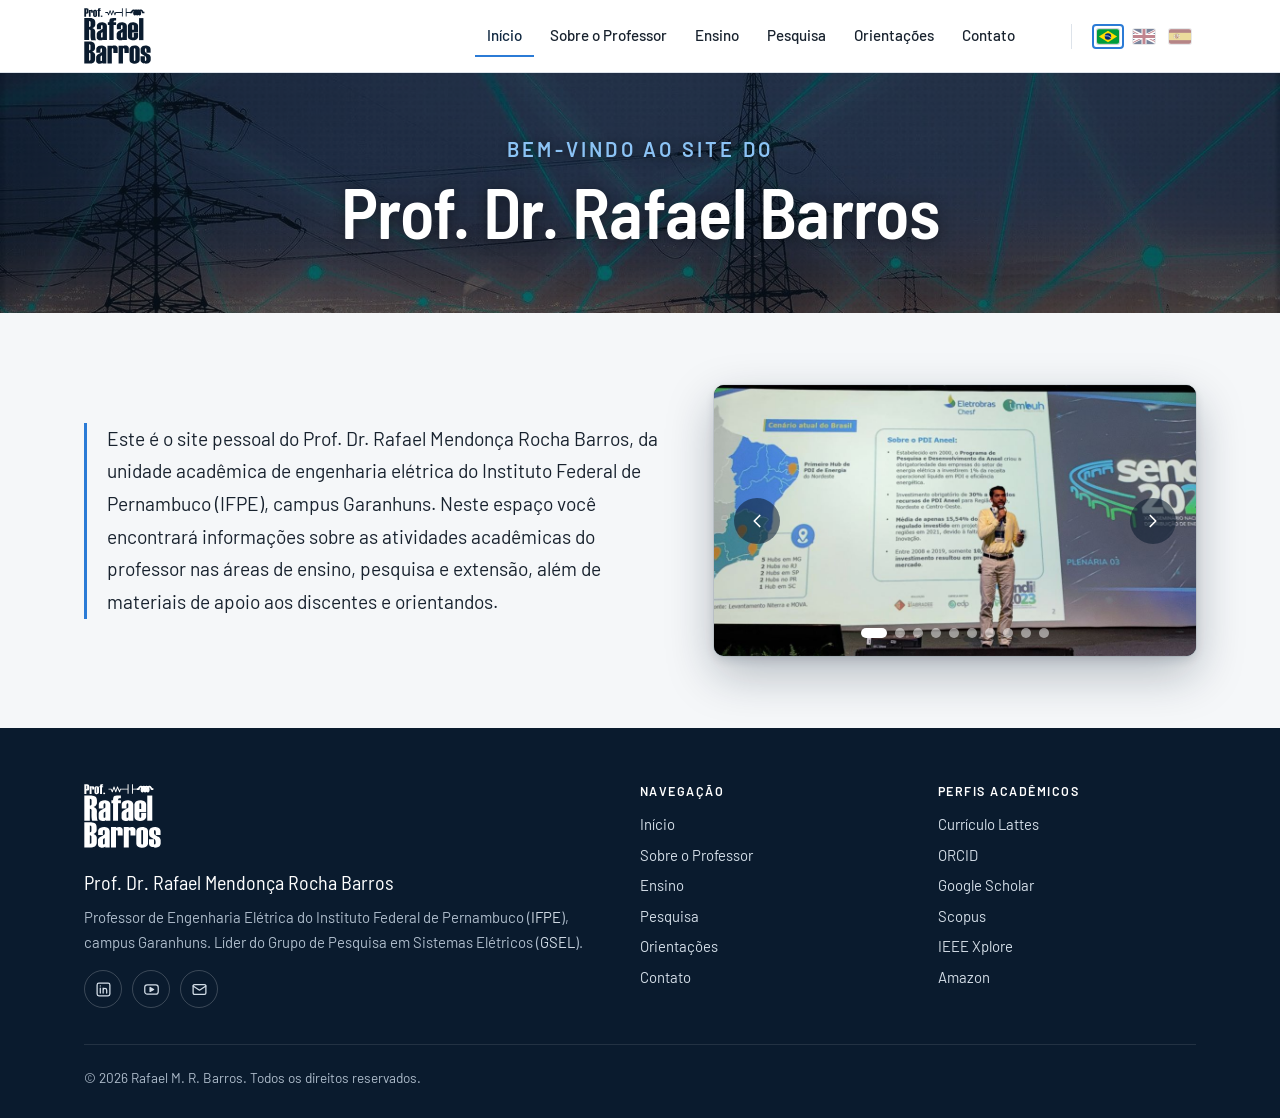
<file: index.html>
<!doctype html>
<html lang="pt-BR" data-lang="pt" data-title-en="Prof. Rafael Barros — Electrical Engineering" data-title-es="Prof. Rafael Barros — Ingeniería Eléctrica">
<head>
<meta charset="utf-8">
<meta name="viewport" content="width=device-width, initial-scale=1">
<title>Prof. Rafael Barros — Engenharia Elétrica</title>
<meta name="description" content="Site pessoal do Prof. Dr. Rafael Mendonça Rocha Barros, professor de Engenharia Elétrica do IFPE campus Garanhuns, pesquisador em sistemas elétricos de potência.">
<link rel="canonical" href="https://prof-rafaelbarros.github.io/site/">
<meta name="google-site-verification" content="TYgEvVi3yU35bVFh3OFaX5u3xS8AZeB8E5uCny6VLmQ">
<meta name="author" content="Rafael Mendonça Rocha Barros">
<meta property="og:type" content="website">
<meta property="og:site_name" content="Prof. Rafael Barros">
<meta property="og:locale" content="pt_BR">
<meta property="og:locale:alternate" content="en_US">
<meta property="og:locale:alternate" content="es_ES">
<meta property="og:title" content="Prof. Rafael Barros — Engenharia Elétrica">
<meta property="og:description" content="Site pessoal do Prof. Dr. Rafael Mendonça Rocha Barros, professor de Engenharia Elétrica do IFPE campus Garanhuns, pesquisador em sistemas elétricos de potência.">
<meta property="og:url" content="https://prof-rafaelbarros.github.io/site/">
<meta property="og:image" content="https://prof-rafaelbarros.github.io/site/assets/img/og-image.jpg?v=2">
<meta property="og:image:width" content="1200">
<meta property="og:image:height" content="630">
<meta name="twitter:card" content="summary_large_image">
<meta name="twitter:title" content="Prof. Rafael Barros — Engenharia Elétrica">
<meta name="twitter:description" content="Site pessoal do Prof. Dr. Rafael Mendonça Rocha Barros, professor de Engenharia Elétrica do IFPE campus Garanhuns, pesquisador em sistemas elétricos de potência.">
<meta name="twitter:image" content="https://prof-rafaelbarros.github.io/site/assets/img/og-image.jpg?v=2">
<link rel="icon" href="assets/img/favicon.svg" type="image/svg+xml">
<link rel="alternate icon" href="assets/img/favicon.png" type="image/png">
<link rel="preconnect" href="https://fonts.googleapis.com">
<link rel="preconnect" href="https://fonts.gstatic.com" crossorigin>
<link href="https://fonts.googleapis.com/css2?family=Barlow:wght@400;500;600;700&family=Barlow+Semi+Condensed:wght@500;600;700&display=swap" rel="stylesheet">
<link rel="stylesheet" href="assets/css/style.css?v=202611172256">
<script type="application/ld+json">
{
  "@context": "https://schema.org",
  "@type": "Person",
  "name": "Rafael Mendonça Rocha Barros",
  "alternateName": ["Rafael Barros", "Rafael M. R. Barros", "Prof. Dr. Rafael Barros"],
  "honorificPrefix": "Prof. Dr.",
  "jobTitle": "Professor de Engenharia Elétrica",
  "description": "Professor de Engenharia Elétrica do IFPE campus Garanhuns, pesquisador em sistemas elétricos de potência e líder do Grupo de Pesquisa em Sistemas Elétricos (GSEL).",
  "url": "https://prof-rafaelbarros.github.io/site/",
  "image": "https://prof-rafaelbarros.github.io/site/assets/img/retrato.jpg",
  "email": "mailto:rafael.barros@garanhuns.ifpe.edu.br",
  "worksFor": {
    "@type": "CollegeOrUniversity",
    "name": "Instituto Federal de Pernambuco (IFPE) – Campus Garanhuns",
    "url": "https://portal.ifpe.edu.br/"
  },
  "alumniOf": {
    "@type": "CollegeOrUniversity",
    "name": "Universidade Federal de Campina Grande (UFCG)"
  },
  "knowsAbout": ["Sistemas elétricos de potência", "Perdas não técnicas de energia", "Distribuição de energia elétrica", "Geração distribuída", "Simulações multifísicas", "Qualidade da energia", "Inteligência artificial aplicada", "Gestão da inovação"],
  "memberOf": {
    "@type": "Organization",
    "name": "Grupo de Pesquisa em Sistemas Elétricos (GSEL)",
    "url": "https://gsel-ifpe.github.io/site/"
  },
  "sameAs": [
    "http://lattes.cnpq.br/6066634529532605",
    "https://orcid.org/0000-0002-7243-9640",
    "https://scholar.google.com.br/citations?user=nwmX8RcAAAAJ",
    "https://www.scopus.com/authid/detail.uri?authorId=57189575900",
    "https://www.webofscience.com/wos/author/record/G-5902-2016",
    "https://ieeexplore.ieee.org/author/37089947436",
    "https://www.linkedin.com/in/rafaelmrbarros/",
    "https://www.youtube.com/rafaelmrbarros",
    "https://www.amazon.com.br/stores/Rafael-M.-R.-Barros/author/B0GCPRVSTB"
  ]
}
</script>
</head>
<body data-page="home">
<header class="site-header"><a class="skip-link" href="#conteudo"><span data-l="pt">Pular para o conteúdo</span><span data-l="en">Skip to content</span><span data-l="es">Saltar al contenido</span></a><div class="wrap"><a class="brand" href="index.html"><img class="brand-mark" src="assets/img/rb/Icon-menu.svg" alt="Prof. Rafael Barros" width="236" height="196"></a><button class="nav-toggle" type="button" aria-expanded="false" aria-controls="main-nav" aria-label="Menu"><svg class="" viewBox="0 0 24 24" fill="none" stroke="currentColor" stroke-width="1.8" stroke-linecap="round" stroke-linejoin="round" aria-hidden="true"><path d="M4 6h16M4 12h16M4 18h16"/></svg></button><nav class="main-nav" id="main-nav" aria-label="Principal"><ul><li class="active"><a href="index.html" aria-current="page"><span data-l="pt">Início</span><span data-l="en">Home</span><span data-l="es">Inicio</span></a></li><li class=""><a href="sobre.html"><span data-l="pt">Sobre o Professor</span><span data-l="en">About</span><span data-l="es">Sobre el Profesor</span></a></li><li class=""><a href="ensino.html"><span data-l="pt">Ensino</span><span data-l="en">Teaching</span><span data-l="es">Docencia</span></a></li><li class=""><a href="pesquisa.html"><span data-l="pt">Pesquisa</span><span data-l="en">Research</span><span data-l="es">Investigación</span></a><ul class="sub"><li><a href="gsel.html">GSEL</a></li><li><a href="publicacoes.html"><span data-l="pt">Publicações</span><span data-l="en">Publications</span><span data-l="es">Publicaciones</span></a></li><li><a href="produtos.html"><span data-l="pt">Produtos Tecnológicos</span><span data-l="en">Technology Products</span><span data-l="es">Productos Tecnológicos</span></a></li></ul></li><li class=""><a href="orientacoes.html"><span data-l="pt">Orientações</span><span data-l="en">Supervision</span><span data-l="es">Orientaciones</span></a></li><li class=""><a href="contato.html"><span data-l="pt">Contato</span><span data-l="en">Contact</span><span data-l="es">Contacto</span></a></li></ul></nav><div class="lang-switch" role="group" aria-label="Idioma / Language / Idioma"><button type="button" data-set-lang="pt" title="Português" aria-label="Português"><svg viewBox="0 0 30 20" aria-hidden="true"><rect width="30" height="20" fill="#009c3b"/><path d="M15 2.2 27.4 10 15 17.8 2.6 10z" fill="#ffdf00"/><circle cx="15" cy="10" r="4.4" fill="#002776"/><path d="M10.7 9.1a10 10 0 0 1 8.5 2.4" stroke="#fff" stroke-width=".9" fill="none"/></svg></button><button type="button" data-set-lang="en" title="English" aria-label="English"><svg viewBox="0 0 60 30" preserveAspectRatio="xMidYMid slice" aria-hidden="true"><clipPath id="uk-t"><path d="M30 15h30v15zv15H0zH0V0zV0h30z"/></clipPath><rect width="60" height="30" fill="#012169"/><path d="M0 0l60 30M60 0L0 30" stroke="#fff" stroke-width="6"/><path d="M0 0l60 30M60 0L0 30" clip-path="url(#uk-t)" stroke="#c8102e" stroke-width="4"/><path d="M30 0v30M0 15h60" stroke="#fff" stroke-width="10"/><path d="M30 0v30M0 15h60" stroke="#c8102e" stroke-width="6"/></svg></button><button type="button" data-set-lang="es" title="Español" aria-label="Español"><svg viewBox="0 0 750 500" aria-hidden="true"><rect width="750" height="500" fill="#aa151b"/><rect y="125" width="750" height="250" fill="#f1bf00"/><g fill="#e8e8e8" stroke="#8c6d1f" stroke-width="5"><rect x="168" y="196" width="26" height="118"/><rect x="336" y="196" width="26" height="118"/></g><g fill="#c8b100"><rect x="160" y="182" width="42" height="16"/><rect x="328" y="182" width="42" height="16"/><rect x="160" y="312" width="42" height="16"/><rect x="328" y="312" width="42" height="16"/></g><g fill="#aa151b"><rect x="168" y="240" width="26" height="12"/><rect x="336" y="240" width="26" height="12"/></g><path d="M222 172l8-32 22 18 13-28 13 28 22-18 8 32z" fill="#c8b100" stroke="#8c6d1f" stroke-width="4"/><path d="M215 178h100v92a50 50 0 0 1-100 0z" fill="#aa151b" stroke="#8c6d1f" stroke-width="5"/><path d="M265 180h48v68h-48z" fill="#f0f0f0"/><path d="M217 248h48v52a48 48 0 0 1-48-30z" fill="#f1bf00"/><path d="M227 248h8v62h-8zM245 248h8v66h-8z" fill="#aa151b"/><rect x="230" y="196" width="22" height="30" fill="#f1bf00"/><circle cx="289" cy="212" r="12" fill="#aa151b"/><circle cx="265" cy="302" r="10" fill="#e88a9f"/><circle cx="265" cy="225" r="13" fill="#005bbf" stroke="#c8b100" stroke-width="4"/></svg></button></div></div></header>

<main id="conteudo">
  <section class="hero hero-center">
    <div class="wrap">
      <span class="eyebrow welcome-eyebrow"><span data-l="pt">Bem-vindo ao site do</span><span data-l="en">Welcome to the website of</span><span data-l="es">Bienvenido al sitio del</span></span>
      <h1 class="welcome">Prof. Dr. Rafael Barros</h1>
    </div>
  </section>

  <section class="section home-intro">
    <div class="wrap intro-grid">
      <div class="intro-text">
        <p>
        <span data-l="pt">Este é o site pessoal do Prof. Dr. Rafael Mendonça Rocha Barros, da unidade acadêmica de engenharia elétrica do Instituto Federal de Pernambuco (IFPE), campus Garanhuns. Neste espaço você encontrará informações sobre as atividades acadêmicas do professor nas áreas de ensino, pesquisa e extensão, além de materiais de apoio aos discentes e orientandos.</span>
        <span data-l="en">This is the personal website of Prof. Dr. Rafael Mendonça Rocha Barros, from the electrical engineering academic unit of the Federal Institute of Pernambuco (IFPE), Garanhuns campus. Here you will find information about the professor's academic activities in teaching, research and outreach, as well as support materials for students and advisees.</span>
        <span data-l="es">Este es el sitio personal del Prof. Dr. Rafael Mendonça Rocha Barros, de la unidad académica de ingeniería eléctrica del Instituto Federal de Pernambuco (IFPE), campus Garanhuns. En este espacio encontrará información sobre las actividades académicas del profesor en docencia, investigación y extensión, además de materiales de apoyo para estudiantes y orientandos.</span>
        </p>
      </div>
      <div class="carousel" aria-roledescription="carousel" aria-label="Fotos / Photos">
    <div class="slides">
      <figure class="slide is-active"><img src="assets/img/galeria/foto-1.jpg" alt="Apresentação de trabalho no SENDI 2023" data-alt-en="Presentation at SENDI 2023" data-alt-es="Presentación en el SENDI 2023"></figure>
      <figure class="slide"><img src="assets/img/galeria/foto-2.jpg" alt="Apresentação de pôster em congresso" data-alt-en="Poster presentation at a conference" data-alt-es="Presentación de póster en congreso" loading="lazy"></figure>
      <figure class="slide"><img src="assets/img/galeria/foto-3.jpg" alt="Registro de evento técnico" data-alt-en="Technical event" data-alt-es="Registro de evento técnico" loading="lazy"></figure>
      <figure class="slide"><img src="assets/img/galeria/foto-4.jpg" alt="Participação no CIDE 2024" data-alt-en="Participation at CIDE 2024" data-alt-es="Participación en el CIDE 2024" loading="lazy"></figure>
      <figure class="slide"><img src="assets/img/galeria/foto-5.jpg" alt="Visita técnica a subestação" data-alt-en="Technical visit to a substation" data-alt-es="Visita técnica a una subestación" loading="lazy"></figure>
      <figure class="slide"><img src="assets/img/galeria/foto-6.jpg" alt="Apresentação de trabalho" data-alt-en="Presentation" data-alt-es="Presentación de trabajo" loading="lazy"></figure>
      <figure class="slide"><img src="assets/img/galeria/foto-7.jpg" alt="Visita técnica com estudantes" data-alt-en="Technical visit with students" data-alt-es="Visita técnica con estudiantes" loading="lazy"></figure>
      <figure class="slide"><img src="assets/img/galeria/foto-8.jpg" alt="Apresentação de projeto de pesquisa" data-alt-en="Research project presentation" data-alt-es="Presentación de proyecto de investigación" loading="lazy"></figure>
      <figure class="slide"><img src="assets/img/galeria/foto-9.jpg" alt="Registro de evento acadêmico" data-alt-en="Academic event" data-alt-es="Registro de evento académico" loading="lazy"></figure>
      <figure class="slide"><img src="assets/img/galeria/foto-10.jpg" alt="Apresentação no CIDE" data-alt-en="Presentation at CIDE" data-alt-es="Presentación en el CIDE" loading="lazy"></figure>
    </div>
    <button class="car-btn prev" type="button" aria-label="Anterior / Previous"><i data-icon="left"></i></button>
    <button class="car-btn next" type="button" aria-label="Próxima / Next"><i data-icon="right"></i></button>
    <div class="car-dots" role="group" aria-label="Slides"></div>
      </div>
    </div>
  </section>

</main>

<footer class="site-footer"><div class="wrap"><div class="footer-grid"><div><img class="footer-logo" src="assets/img/rb/Icon-white.svg" alt="Prof. Rafael Barros" width="236" height="196"><span class="fname">Prof. Dr. Rafael Mendonça Rocha Barros</span><p><span data-l="pt">Professor de Engenharia Elétrica do Instituto Federal de Pernambuco (<a href="https://portal.ifpe.edu.br/" target="_blank" rel="noopener">IFPE</a>), campus Garanhuns. Líder do Grupo de Pesquisa em Sistemas Elétricos (<a href="https://gsel-ifpe.github.io/site/" target="_blank" rel="noopener">GSEL</a>).</span><span data-l="en">Professor of Electrical Engineering at the Federal Institute of Pernambuco (<a href="https://portal.ifpe.edu.br/" target="_blank" rel="noopener">IFPE</a>), Garanhuns campus. Leader of the Electrical Systems Research Group (<a href="https://gsel-ifpe.github.io/site/" target="_blank" rel="noopener">GSEL</a>).</span><span data-l="es">Profesor de Ingeniería Eléctrica del Instituto Federal de Pernambuco (<a href="https://portal.ifpe.edu.br/" target="_blank" rel="noopener">IFPE</a>), campus Garanhuns. Líder del Grupo de Investigación en Sistemas Eléctricos (<a href="https://gsel-ifpe.github.io/site/" target="_blank" rel="noopener">GSEL</a>).</span></p><div class="social"><a href="https://www.linkedin.com/in/rafaelmrbarros/" target="_blank" rel="noopener" aria-label="LinkedIn"><svg class="" viewBox="0 0 24 24" fill="none" stroke="currentColor" stroke-width="1.8" stroke-linecap="round" stroke-linejoin="round" aria-hidden="true"><rect x="3" y="3" width="18" height="18" rx="2.5"/><path d="M7.5 10v7M7.5 7v.01M11.5 17v-4a2.5 2.5 0 0 1 5 0v4M11.5 10v7"/></svg></a><a href="https://www.youtube.com/rafaelmrbarros" target="_blank" rel="noopener" aria-label="YouTube"><svg class="" viewBox="0 0 24 24" fill="none" stroke="currentColor" stroke-width="1.8" stroke-linecap="round" stroke-linejoin="round" aria-hidden="true"><rect x="2.5" y="5.5" width="19" height="13" rx="3.5"/><path d="M10 9.2v5.6l5-2.8z" fill="currentColor"/></svg></a><a href="mailto:rafael.barros@garanhuns.ifpe.edu.br" aria-label="E-mail"><svg class="" viewBox="0 0 24 24" fill="none" stroke="currentColor" stroke-width="1.8" stroke-linecap="round" stroke-linejoin="round" aria-hidden="true"><rect x="3" y="5" width="18" height="14" rx="2"/><path d="M3 7l9 6 9-6"/></svg></a></div></div><div><h4><span data-l="pt">Navegação</span><span data-l="en">Navigation</span><span data-l="es">Navegación</span></h4><ul><li><a href="index.html"><span data-l="pt">Início</span><span data-l="en">Home</span><span data-l="es">Inicio</span></a></li><li><a href="sobre.html"><span data-l="pt">Sobre o Professor</span><span data-l="en">About</span><span data-l="es">Sobre el Profesor</span></a></li><li><a href="ensino.html"><span data-l="pt">Ensino</span><span data-l="en">Teaching</span><span data-l="es">Docencia</span></a></li><li><a href="pesquisa.html"><span data-l="pt">Pesquisa</span><span data-l="en">Research</span><span data-l="es">Investigación</span></a></li><li><a href="orientacoes.html"><span data-l="pt">Orientações</span><span data-l="en">Supervision</span><span data-l="es">Orientaciones</span></a></li><li><a href="contato.html"><span data-l="pt">Contato</span><span data-l="en">Contact</span><span data-l="es">Contacto</span></a></li></ul></div><div><h4><span data-l="pt">Perfis acadêmicos</span><span data-l="en">Academic profiles</span><span data-l="es">Perfiles académicos</span></h4><ul><li><a href="http://lattes.cnpq.br/6066634529532605" target="_blank" rel="noopener">Currículo Lattes</a></li><li><a href="https://orcid.org/0000-0002-7243-9640" target="_blank" rel="noopener">ORCID</a></li><li><a href="https://scholar.google.com.br/citations?user=nwmX8RcAAAAJ" target="_blank" rel="noopener">Google Scholar</a></li><li><a href="https://www.scopus.com/authid/detail.uri?authorId=57189575900" target="_blank" rel="noopener">Scopus</a></li><li><a href="https://ieeexplore.ieee.org/author/37089947436" target="_blank" rel="noopener">IEEE Xplore</a></li><li><a href="https://www.amazon.com.br/stores/Rafael-M.-R.-Barros/author/B0GCPRVSTB" target="_blank" rel="noopener">Amazon</a></li></ul></div></div><div class="footer-bottom"><span>© 2026 Rafael M. R. Barros. <span data-l="pt">Todos os direitos reservados.</span><span data-l="en">All rights reserved.</span><span data-l="es">Todos los derechos reservados.</span></span></div></div></footer>
<script src="assets/js/site.js?v=202611172256"></script>
</body>
</html>
</file>
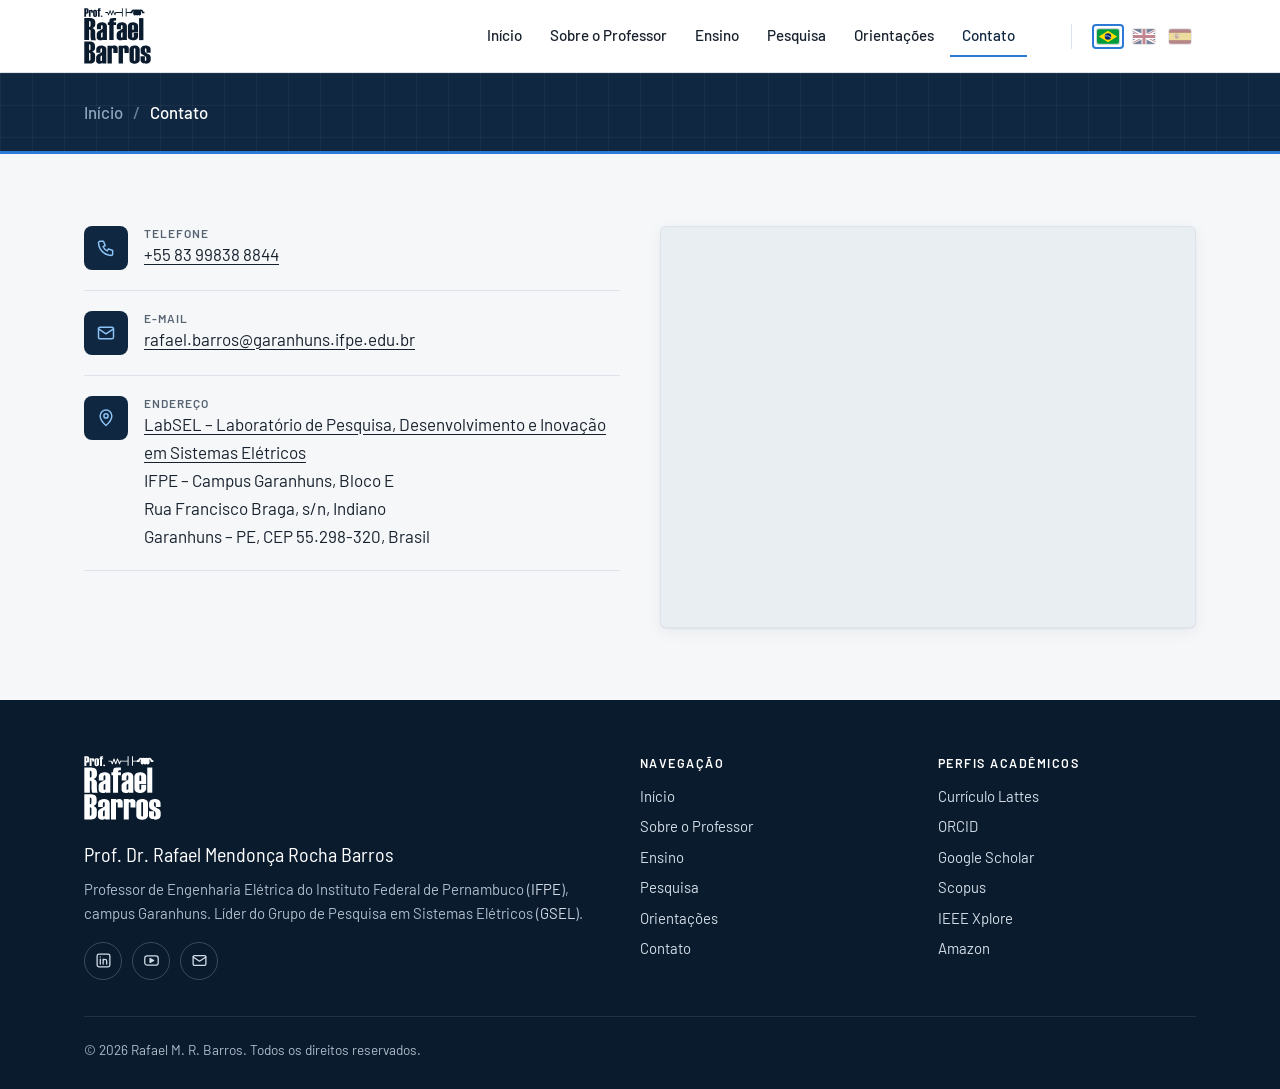
<file: contato.html>
<!doctype html>
<html lang="pt-BR" data-lang="pt" data-title-en="Contact — Prof. Rafael Barros" data-title-es="Contacto — Prof. Rafael Barros">
<head>
<meta charset="utf-8">
<meta name="viewport" content="width=device-width, initial-scale=1">
<title>Contato — Prof. Rafael Barros</title>
<meta name="description" content="Telefone, e-mail e endereço do Prof. Rafael Barros no LabSEL, IFPE campus Garanhuns.">
<link rel="canonical" href="https://prof-rafaelbarros.github.io/site/contato.html">
<meta name="author" content="Rafael Mendonça Rocha Barros">
<meta property="og:type" content="website">
<meta property="og:site_name" content="Prof. Rafael Barros">
<meta property="og:locale" content="pt_BR">
<meta property="og:locale:alternate" content="en_US">
<meta property="og:locale:alternate" content="es_ES">
<meta property="og:title" content="Contato — Prof. Rafael Barros">
<meta property="og:description" content="Telefone, e-mail e endereço do Prof. Rafael Barros no LabSEL, IFPE campus Garanhuns.">
<meta property="og:url" content="https://prof-rafaelbarros.github.io/site/contato.html">
<meta property="og:image" content="https://prof-rafaelbarros.github.io/site/assets/img/og-image.jpg?v=2">
<meta property="og:image:width" content="1200">
<meta property="og:image:height" content="630">
<meta name="twitter:card" content="summary_large_image">
<meta name="twitter:title" content="Contato — Prof. Rafael Barros">
<meta name="twitter:description" content="Telefone, e-mail e endereço do Prof. Rafael Barros no LabSEL, IFPE campus Garanhuns.">
<meta name="twitter:image" content="https://prof-rafaelbarros.github.io/site/assets/img/og-image.jpg?v=2">
<link rel="icon" href="assets/img/favicon.svg" type="image/svg+xml">
<link rel="alternate icon" href="assets/img/favicon.png" type="image/png">
<link rel="preconnect" href="https://fonts.googleapis.com">
<link rel="preconnect" href="https://fonts.gstatic.com" crossorigin>
<link href="https://fonts.googleapis.com/css2?family=Barlow:wght@400;500;600;700&family=Barlow+Semi+Condensed:wght@500;600;700&display=swap" rel="stylesheet">
<link rel="stylesheet" href="assets/css/style.css?v=202611172256">
</head>
<body data-page="contato">
<header class="site-header"><a class="skip-link" href="#conteudo"><span data-l="pt">Pular para o conteúdo</span><span data-l="en">Skip to content</span><span data-l="es">Saltar al contenido</span></a><div class="wrap"><a class="brand" href="index.html"><img class="brand-mark" src="assets/img/rb/Icon-menu.svg" alt="Prof. Rafael Barros" width="236" height="196"></a><button class="nav-toggle" type="button" aria-expanded="false" aria-controls="main-nav" aria-label="Menu"><svg class="" viewBox="0 0 24 24" fill="none" stroke="currentColor" stroke-width="1.8" stroke-linecap="round" stroke-linejoin="round" aria-hidden="true"><path d="M4 6h16M4 12h16M4 18h16"/></svg></button><nav class="main-nav" id="main-nav" aria-label="Principal"><ul><li class=""><a href="index.html"><span data-l="pt">Início</span><span data-l="en">Home</span><span data-l="es">Inicio</span></a></li><li class=""><a href="sobre.html"><span data-l="pt">Sobre o Professor</span><span data-l="en">About</span><span data-l="es">Sobre el Profesor</span></a></li><li class=""><a href="ensino.html"><span data-l="pt">Ensino</span><span data-l="en">Teaching</span><span data-l="es">Docencia</span></a></li><li class=""><a href="pesquisa.html"><span data-l="pt">Pesquisa</span><span data-l="en">Research</span><span data-l="es">Investigación</span></a><ul class="sub"><li><a href="gsel.html">GSEL</a></li><li><a href="publicacoes.html"><span data-l="pt">Publicações</span><span data-l="en">Publications</span><span data-l="es">Publicaciones</span></a></li><li><a href="produtos.html"><span data-l="pt">Produtos Tecnológicos</span><span data-l="en">Technology Products</span><span data-l="es">Productos Tecnológicos</span></a></li></ul></li><li class=""><a href="orientacoes.html"><span data-l="pt">Orientações</span><span data-l="en">Supervision</span><span data-l="es">Orientaciones</span></a></li><li class="active"><a href="contato.html" aria-current="page"><span data-l="pt">Contato</span><span data-l="en">Contact</span><span data-l="es">Contacto</span></a></li></ul></nav><div class="lang-switch" role="group" aria-label="Idioma / Language / Idioma"><button type="button" data-set-lang="pt" title="Português" aria-label="Português"><svg viewBox="0 0 30 20" aria-hidden="true"><rect width="30" height="20" fill="#009c3b"/><path d="M15 2.2 27.4 10 15 17.8 2.6 10z" fill="#ffdf00"/><circle cx="15" cy="10" r="4.4" fill="#002776"/><path d="M10.7 9.1a10 10 0 0 1 8.5 2.4" stroke="#fff" stroke-width=".9" fill="none"/></svg></button><button type="button" data-set-lang="en" title="English" aria-label="English"><svg viewBox="0 0 60 30" preserveAspectRatio="xMidYMid slice" aria-hidden="true"><clipPath id="uk-t"><path d="M30 15h30v15zv15H0zH0V0zV0h30z"/></clipPath><rect width="60" height="30" fill="#012169"/><path d="M0 0l60 30M60 0L0 30" stroke="#fff" stroke-width="6"/><path d="M0 0l60 30M60 0L0 30" clip-path="url(#uk-t)" stroke="#c8102e" stroke-width="4"/><path d="M30 0v30M0 15h60" stroke="#fff" stroke-width="10"/><path d="M30 0v30M0 15h60" stroke="#c8102e" stroke-width="6"/></svg></button><button type="button" data-set-lang="es" title="Español" aria-label="Español"><svg viewBox="0 0 750 500" aria-hidden="true"><rect width="750" height="500" fill="#aa151b"/><rect y="125" width="750" height="250" fill="#f1bf00"/><g fill="#e8e8e8" stroke="#8c6d1f" stroke-width="5"><rect x="168" y="196" width="26" height="118"/><rect x="336" y="196" width="26" height="118"/></g><g fill="#c8b100"><rect x="160" y="182" width="42" height="16"/><rect x="328" y="182" width="42" height="16"/><rect x="160" y="312" width="42" height="16"/><rect x="328" y="312" width="42" height="16"/></g><g fill="#aa151b"><rect x="168" y="240" width="26" height="12"/><rect x="336" y="240" width="26" height="12"/></g><path d="M222 172l8-32 22 18 13-28 13 28 22-18 8 32z" fill="#c8b100" stroke="#8c6d1f" stroke-width="4"/><path d="M215 178h100v92a50 50 0 0 1-100 0z" fill="#aa151b" stroke="#8c6d1f" stroke-width="5"/><path d="M265 180h48v68h-48z" fill="#f0f0f0"/><path d="M217 248h48v52a48 48 0 0 1-48-30z" fill="#f1bf00"/><path d="M227 248h8v62h-8zM245 248h8v66h-8z" fill="#aa151b"/><rect x="230" y="196" width="22" height="30" fill="#f1bf00"/><circle cx="289" cy="212" r="12" fill="#aa151b"/><circle cx="265" cy="302" r="10" fill="#e88a9f"/><circle cx="265" cy="225" r="13" fill="#005bbf" stroke="#c8b100" stroke-width="4"/></svg></button></div></div></header>

<main id="conteudo">
  <section class="page-head">
    <div class="wrap">
      <nav class="breadcrumb" aria-label="breadcrumb"><a href="index.html"><span data-l="pt">Início</span><span data-l="en">Home</span><span data-l="es">Inicio</span></a><span class="sep">/</span><span data-l="pt">Contato</span><span data-l="en">Contact</span><span data-l="es">Contacto</span></nav>
      <h1 class="sr-only"><span data-l="pt">Contato</span><span data-l="en">Contact</span><span data-l="es">Contacto</span></h1>
    </div>
  </section>

  <section class="section">
    <div class="wrap contact-grid">
      <div>
        <ul class="contact-list">
          <li><span class="ico"><i data-icon="phone"></i></span><div><small><span data-l="pt">Telefone</span><span data-l="en">Phone</span><span data-l="es">Teléfono</span></small><a href="tel:+5583998388844">+55 83 99838 8844</a></div></li>
          <li><span class="ico"><i data-icon="mail"></i></span><div><small>E-mail</small><a href="mailto:rafael.barros@garanhuns.ifpe.edu.br">rafael.barros@garanhuns.ifpe.edu.br</a></div></li>
          <li><span class="ico"><i data-icon="pin"></i></span><div><small><span data-l="pt">Endereço</span><span data-l="en">Address</span><span data-l="es">Dirección</span></small>
            <address><a class="u" href="https://gsel-ifpe.github.io/site/" target="_blank" rel="noopener">LabSEL – <span data-l="pt">Laboratório de Pesquisa, Desenvolvimento e Inovação em Sistemas Elétricos</span><span data-l="en">Research, Development and Innovation Laboratory in Electrical Systems</span><span data-l="es">Laboratorio de Investigación, Desarrollo e Innovación en Sistemas Eléctricos</span></a><br>
            IFPE – Campus Garanhuns, <span data-l="pt">Bloco E</span><span data-l="en">Block E</span><span data-l="es">Bloque E</span><br>
            Rua Francisco Braga, s/n, Indiano<br>
            Garanhuns – PE, CEP 55.298-320, <span data-l="pt">Brasil</span><span data-l="en">Brazil</span><span data-l="es">Brasil</span></address></div></li>
        </ul>
      </div>
      <div class="map">
        <iframe src="https://maps.google.com/maps?cid=18126242038998099354&amp;output=embed&amp;hl=pt-BR" title="Mapa: LabSEL – IFPE Campus Garanhuns" loading="lazy" referrerpolicy="no-referrer-when-downgrade" allowfullscreen></iframe>
      </div>
    </div>
  </section>
</main>

<footer class="site-footer"><div class="wrap"><div class="footer-grid"><div><img class="footer-logo" src="assets/img/rb/Icon-white.svg" alt="Prof. Rafael Barros" width="236" height="196"><span class="fname">Prof. Dr. Rafael Mendonça Rocha Barros</span><p><span data-l="pt">Professor de Engenharia Elétrica do Instituto Federal de Pernambuco (<a href="https://portal.ifpe.edu.br/" target="_blank" rel="noopener">IFPE</a>), campus Garanhuns. Líder do Grupo de Pesquisa em Sistemas Elétricos (<a href="https://gsel-ifpe.github.io/site/" target="_blank" rel="noopener">GSEL</a>).</span><span data-l="en">Professor of Electrical Engineering at the Federal Institute of Pernambuco (<a href="https://portal.ifpe.edu.br/" target="_blank" rel="noopener">IFPE</a>), Garanhuns campus. Leader of the Electrical Systems Research Group (<a href="https://gsel-ifpe.github.io/site/" target="_blank" rel="noopener">GSEL</a>).</span><span data-l="es">Profesor de Ingeniería Eléctrica del Instituto Federal de Pernambuco (<a href="https://portal.ifpe.edu.br/" target="_blank" rel="noopener">IFPE</a>), campus Garanhuns. Líder del Grupo de Investigación en Sistemas Eléctricos (<a href="https://gsel-ifpe.github.io/site/" target="_blank" rel="noopener">GSEL</a>).</span></p><div class="social"><a href="https://www.linkedin.com/in/rafaelmrbarros/" target="_blank" rel="noopener" aria-label="LinkedIn"><svg class="" viewBox="0 0 24 24" fill="none" stroke="currentColor" stroke-width="1.8" stroke-linecap="round" stroke-linejoin="round" aria-hidden="true"><rect x="3" y="3" width="18" height="18" rx="2.5"/><path d="M7.5 10v7M7.5 7v.01M11.5 17v-4a2.5 2.5 0 0 1 5 0v4M11.5 10v7"/></svg></a><a href="https://www.youtube.com/rafaelmrbarros" target="_blank" rel="noopener" aria-label="YouTube"><svg class="" viewBox="0 0 24 24" fill="none" stroke="currentColor" stroke-width="1.8" stroke-linecap="round" stroke-linejoin="round" aria-hidden="true"><rect x="2.5" y="5.5" width="19" height="13" rx="3.5"/><path d="M10 9.2v5.6l5-2.8z" fill="currentColor"/></svg></a><a href="mailto:rafael.barros@garanhuns.ifpe.edu.br" aria-label="E-mail"><svg class="" viewBox="0 0 24 24" fill="none" stroke="currentColor" stroke-width="1.8" stroke-linecap="round" stroke-linejoin="round" aria-hidden="true"><rect x="3" y="5" width="18" height="14" rx="2"/><path d="M3 7l9 6 9-6"/></svg></a></div></div><div><h4><span data-l="pt">Navegação</span><span data-l="en">Navigation</span><span data-l="es">Navegación</span></h4><ul><li><a href="index.html"><span data-l="pt">Início</span><span data-l="en">Home</span><span data-l="es">Inicio</span></a></li><li><a href="sobre.html"><span data-l="pt">Sobre o Professor</span><span data-l="en">About</span><span data-l="es">Sobre el Profesor</span></a></li><li><a href="ensino.html"><span data-l="pt">Ensino</span><span data-l="en">Teaching</span><span data-l="es">Docencia</span></a></li><li><a href="pesquisa.html"><span data-l="pt">Pesquisa</span><span data-l="en">Research</span><span data-l="es">Investigación</span></a></li><li><a href="orientacoes.html"><span data-l="pt">Orientações</span><span data-l="en">Supervision</span><span data-l="es">Orientaciones</span></a></li><li><a href="contato.html"><span data-l="pt">Contato</span><span data-l="en">Contact</span><span data-l="es">Contacto</span></a></li></ul></div><div><h4><span data-l="pt">Perfis acadêmicos</span><span data-l="en">Academic profiles</span><span data-l="es">Perfiles académicos</span></h4><ul><li><a href="http://lattes.cnpq.br/6066634529532605" target="_blank" rel="noopener">Currículo Lattes</a></li><li><a href="https://orcid.org/0000-0002-7243-9640" target="_blank" rel="noopener">ORCID</a></li><li><a href="https://scholar.google.com.br/citations?user=nwmX8RcAAAAJ" target="_blank" rel="noopener">Google Scholar</a></li><li><a href="https://www.scopus.com/authid/detail.uri?authorId=57189575900" target="_blank" rel="noopener">Scopus</a></li><li><a href="https://ieeexplore.ieee.org/author/37089947436" target="_blank" rel="noopener">IEEE Xplore</a></li><li><a href="https://www.amazon.com.br/stores/Rafael-M.-R.-Barros/author/B0GCPRVSTB" target="_blank" rel="noopener">Amazon</a></li></ul></div></div><div class="footer-bottom"><span>© 2026 Rafael M. R. Barros. <span data-l="pt">Todos os direitos reservados.</span><span data-l="en">All rights reserved.</span><span data-l="es">Todos los derechos reservados.</span></span></div></div></footer>
<script src="assets/js/site.js?v=202611172256"></script>
</body>
</html>
</file>
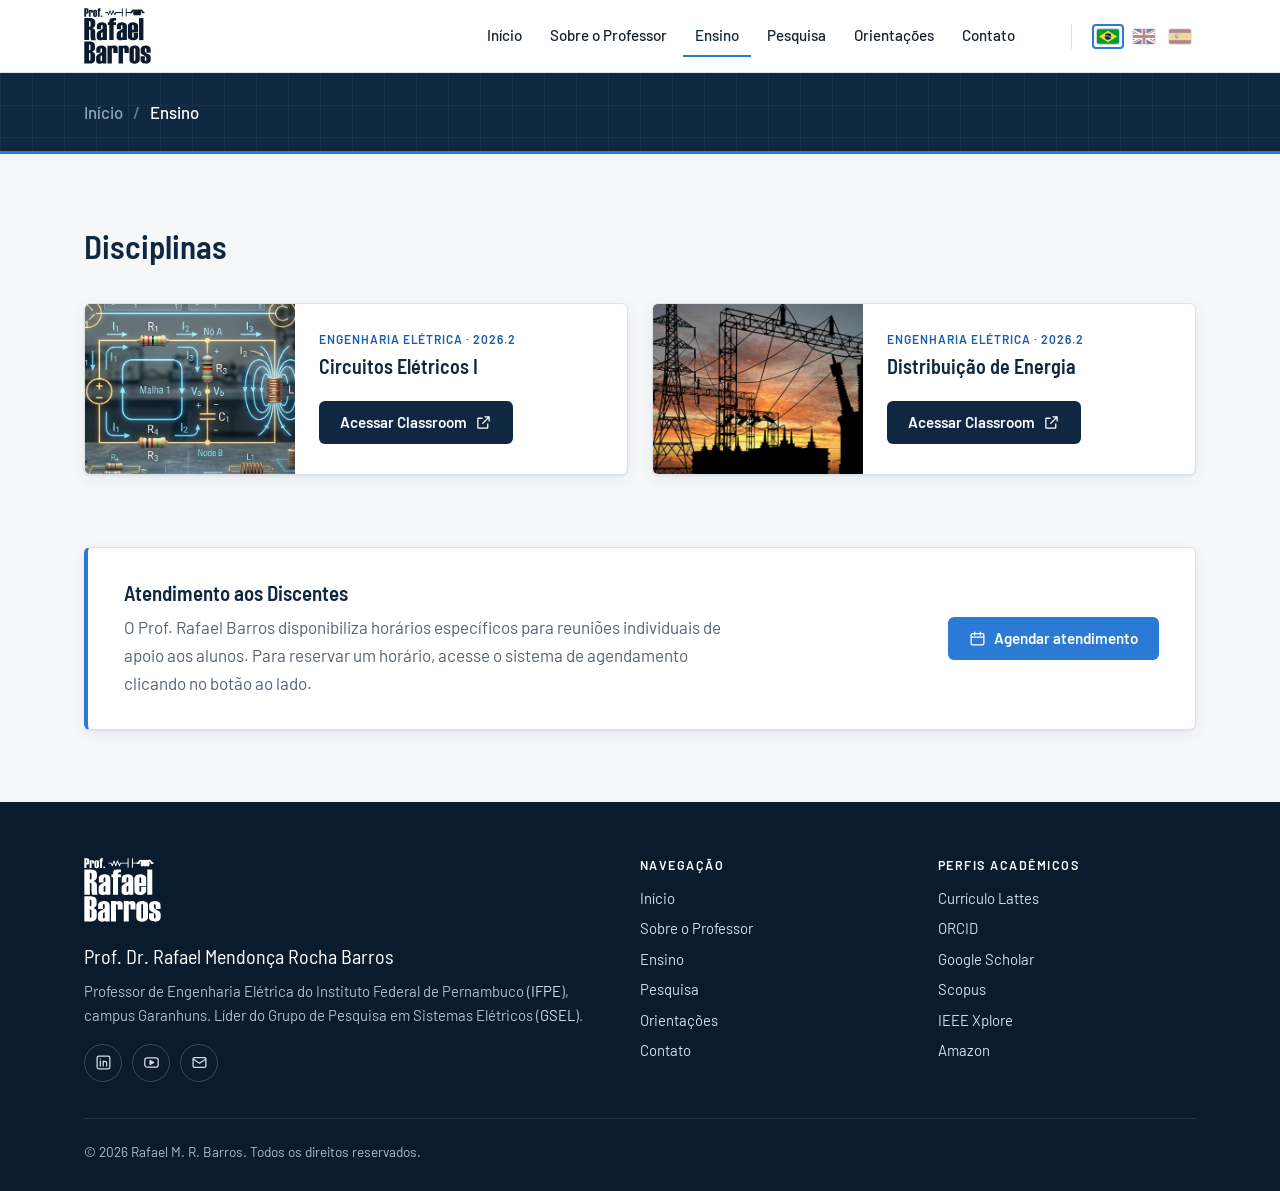
<file: ensino.html>
<!doctype html>
<html lang="pt-BR" data-lang="pt" data-title-en="Teaching — Prof. Rafael Barros" data-title-es="Docencia — Prof. Rafael Barros">
<head>
<meta charset="utf-8">
<meta name="viewport" content="width=device-width, initial-scale=1">
<title>Ensino — Prof. Rafael Barros</title>
<meta name="description" content="Disciplinas ministradas e atendimento aos discentes do Prof. Rafael Barros no IFPE Garanhuns.">
<link rel="canonical" href="https://prof-rafaelbarros.github.io/site/ensino.html">
<meta name="author" content="Rafael Mendonça Rocha Barros">
<meta property="og:type" content="website">
<meta property="og:site_name" content="Prof. Rafael Barros">
<meta property="og:locale" content="pt_BR">
<meta property="og:locale:alternate" content="en_US">
<meta property="og:locale:alternate" content="es_ES">
<meta property="og:title" content="Ensino — Prof. Rafael Barros">
<meta property="og:description" content="Disciplinas ministradas e atendimento aos discentes do Prof. Rafael Barros no IFPE Garanhuns.">
<meta property="og:url" content="https://prof-rafaelbarros.github.io/site/ensino.html">
<meta property="og:image" content="https://prof-rafaelbarros.github.io/site/assets/img/og-image.jpg?v=2">
<meta property="og:image:width" content="1200">
<meta property="og:image:height" content="630">
<meta name="twitter:card" content="summary_large_image">
<meta name="twitter:title" content="Ensino — Prof. Rafael Barros">
<meta name="twitter:description" content="Disciplinas ministradas e atendimento aos discentes do Prof. Rafael Barros no IFPE Garanhuns.">
<meta name="twitter:image" content="https://prof-rafaelbarros.github.io/site/assets/img/og-image.jpg?v=2">
<link rel="icon" href="assets/img/favicon.svg" type="image/svg+xml">
<link rel="alternate icon" href="assets/img/favicon.png" type="image/png">
<link rel="preconnect" href="https://fonts.googleapis.com">
<link rel="preconnect" href="https://fonts.gstatic.com" crossorigin>
<link href="https://fonts.googleapis.com/css2?family=Barlow:wght@400;500;600;700&family=Barlow+Semi+Condensed:wght@500;600;700&display=swap" rel="stylesheet">
<link rel="stylesheet" href="assets/css/style.css?v=202611172256">
</head>
<body data-page="ensino">
<header class="site-header"><a class="skip-link" href="#conteudo"><span data-l="pt">Pular para o conteúdo</span><span data-l="en">Skip to content</span><span data-l="es">Saltar al contenido</span></a><div class="wrap"><a class="brand" href="index.html"><img class="brand-mark" src="assets/img/rb/Icon-menu.svg" alt="Prof. Rafael Barros" width="236" height="196"></a><button class="nav-toggle" type="button" aria-expanded="false" aria-controls="main-nav" aria-label="Menu"><svg class="" viewBox="0 0 24 24" fill="none" stroke="currentColor" stroke-width="1.8" stroke-linecap="round" stroke-linejoin="round" aria-hidden="true"><path d="M4 6h16M4 12h16M4 18h16"/></svg></button><nav class="main-nav" id="main-nav" aria-label="Principal"><ul><li class=""><a href="index.html"><span data-l="pt">Início</span><span data-l="en">Home</span><span data-l="es">Inicio</span></a></li><li class=""><a href="sobre.html"><span data-l="pt">Sobre o Professor</span><span data-l="en">About</span><span data-l="es">Sobre el Profesor</span></a></li><li class="active"><a href="ensino.html" aria-current="page"><span data-l="pt">Ensino</span><span data-l="en">Teaching</span><span data-l="es">Docencia</span></a></li><li class=""><a href="pesquisa.html"><span data-l="pt">Pesquisa</span><span data-l="en">Research</span><span data-l="es">Investigación</span></a><ul class="sub"><li><a href="gsel.html">GSEL</a></li><li><a href="publicacoes.html"><span data-l="pt">Publicações</span><span data-l="en">Publications</span><span data-l="es">Publicaciones</span></a></li><li><a href="produtos.html"><span data-l="pt">Produtos Tecnológicos</span><span data-l="en">Technology Products</span><span data-l="es">Productos Tecnológicos</span></a></li></ul></li><li class=""><a href="orientacoes.html"><span data-l="pt">Orientações</span><span data-l="en">Supervision</span><span data-l="es">Orientaciones</span></a></li><li class=""><a href="contato.html"><span data-l="pt">Contato</span><span data-l="en">Contact</span><span data-l="es">Contacto</span></a></li></ul></nav><div class="lang-switch" role="group" aria-label="Idioma / Language / Idioma"><button type="button" data-set-lang="pt" title="Português" aria-label="Português"><svg viewBox="0 0 30 20" aria-hidden="true"><rect width="30" height="20" fill="#009c3b"/><path d="M15 2.2 27.4 10 15 17.8 2.6 10z" fill="#ffdf00"/><circle cx="15" cy="10" r="4.4" fill="#002776"/><path d="M10.7 9.1a10 10 0 0 1 8.5 2.4" stroke="#fff" stroke-width=".9" fill="none"/></svg></button><button type="button" data-set-lang="en" title="English" aria-label="English"><svg viewBox="0 0 60 30" preserveAspectRatio="xMidYMid slice" aria-hidden="true"><clipPath id="uk-t"><path d="M30 15h30v15zv15H0zH0V0zV0h30z"/></clipPath><rect width="60" height="30" fill="#012169"/><path d="M0 0l60 30M60 0L0 30" stroke="#fff" stroke-width="6"/><path d="M0 0l60 30M60 0L0 30" clip-path="url(#uk-t)" stroke="#c8102e" stroke-width="4"/><path d="M30 0v30M0 15h60" stroke="#fff" stroke-width="10"/><path d="M30 0v30M0 15h60" stroke="#c8102e" stroke-width="6"/></svg></button><button type="button" data-set-lang="es" title="Español" aria-label="Español"><svg viewBox="0 0 750 500" aria-hidden="true"><rect width="750" height="500" fill="#aa151b"/><rect y="125" width="750" height="250" fill="#f1bf00"/><g fill="#e8e8e8" stroke="#8c6d1f" stroke-width="5"><rect x="168" y="196" width="26" height="118"/><rect x="336" y="196" width="26" height="118"/></g><g fill="#c8b100"><rect x="160" y="182" width="42" height="16"/><rect x="328" y="182" width="42" height="16"/><rect x="160" y="312" width="42" height="16"/><rect x="328" y="312" width="42" height="16"/></g><g fill="#aa151b"><rect x="168" y="240" width="26" height="12"/><rect x="336" y="240" width="26" height="12"/></g><path d="M222 172l8-32 22 18 13-28 13 28 22-18 8 32z" fill="#c8b100" stroke="#8c6d1f" stroke-width="4"/><path d="M215 178h100v92a50 50 0 0 1-100 0z" fill="#aa151b" stroke="#8c6d1f" stroke-width="5"/><path d="M265 180h48v68h-48z" fill="#f0f0f0"/><path d="M217 248h48v52a48 48 0 0 1-48-30z" fill="#f1bf00"/><path d="M227 248h8v62h-8zM245 248h8v66h-8z" fill="#aa151b"/><rect x="230" y="196" width="22" height="30" fill="#f1bf00"/><circle cx="289" cy="212" r="12" fill="#aa151b"/><circle cx="265" cy="302" r="10" fill="#e88a9f"/><circle cx="265" cy="225" r="13" fill="#005bbf" stroke="#c8b100" stroke-width="4"/></svg></button></div></div></header>

<main id="conteudo">
  <section class="page-head">
    <div class="wrap">
      <nav class="breadcrumb" aria-label="breadcrumb"><a href="index.html"><span data-l="pt">Início</span><span data-l="en">Home</span><span data-l="es">Inicio</span></a><span class="sep">/</span><span data-l="pt">Ensino</span><span data-l="en">Teaching</span><span data-l="es">Docencia</span></nav>
      <h1 class="sr-only"><span data-l="pt">Ensino</span><span data-l="en">Teaching</span><span data-l="es">Docencia</span></h1>
    </div>
  </section>

  <section class="section">
    <div class="wrap">
      <div class="section-head">
        <h2><span data-l="pt">Disciplinas</span><span data-l="en">Courses</span><span data-l="es">Asignaturas</span></h2>
      </div>
      <div class="grid grid-2">
        <article class="card card-h">
          <div class="card-media"><img src="assets/img/circuitos.jpg" alt="" loading="lazy"></div>
          <div class="card-body">
            <span class="tag"><span data-l="pt">Engenharia Elétrica</span><span data-l="en">Electrical Engineering</span><span data-l="es">Ingeniería Eléctrica</span> · 2026.2</span>
            <h3><span data-l="pt">Circuitos Elétricos I</span><span data-l="en">Electric Circuits I</span><span data-l="es">Circuitos Eléctricos I</span></h3>
            <button type="button" class="btn btn-dark" data-matricula="https://classroom.google.com/c/ODcxMDc3ODc1MTkw?cjc=nvvt4nve"><span data-l="pt">Acessar Classroom</span><span data-l="en">Open Classroom</span><span data-l="es">Acceder a Classroom</span> <i data-icon="ext"></i></button>
          </div>
        </article>
        <article class="card card-h">
          <div class="card-media"><img src="assets/img/distribuicao.jpg" alt="" loading="lazy"></div>
          <div class="card-body">
            <span class="tag"><span data-l="pt">Engenharia Elétrica</span><span data-l="en">Electrical Engineering</span><span data-l="es">Ingeniería Eléctrica</span> · 2026.2</span>
            <h3><span data-l="pt">Distribuição de Energia</span><span data-l="en">Power Distribution</span><span data-l="es">Distribución de Energía</span></h3>
            <button type="button" class="btn btn-dark" data-matricula="https://classroom.google.com/c/ODcxMDc3NDU3MDkw?cjc=4qnsajtq"><span data-l="pt">Acessar Classroom</span><span data-l="en">Open Classroom</span><span data-l="es">Acceder a Classroom</span> <i data-icon="ext"></i></button>
          </div>
        </article>
      </div>
    </div>
  </section>

  <section class="section" style="padding-top:0">
    <div class="wrap">
      <div class="cta">
        <div>
          <h2><span data-l="pt">Atendimento aos Discentes</span><span data-l="en">Student Office Hours</span><span data-l="es">Atención a Estudiantes</span></h2>
          <p><span data-l="pt">O Prof. Rafael Barros disponibiliza horários específicos para reuniões individuais de apoio aos alunos. Para reservar um horário, acesse o sistema de agendamento clicando no botão ao lado.</span><span data-l="en">Prof. Rafael Barros offers specific time slots for individual support meetings with students. To book a slot, open the scheduling system using the button.</span><span data-l="es">El Prof. Rafael Barros ofrece horarios específicos para reuniones individuales de apoyo a los estudiantes. Para reservar un horario, acceda al sistema de agendamiento con el botón.</span></p>
        </div>
        <a class="btn btn-primary" href="https://appt.link/rafaelmrbarros/alunos" data-popup><i data-icon="calendar"></i> <span data-l="pt">Agendar atendimento</span><span data-l="en">Book a meeting</span><span data-l="es">Agendar atención</span></a>
      </div>
    </div>
  </section>
</main>

<footer class="site-footer"><div class="wrap"><div class="footer-grid"><div><img class="footer-logo" src="assets/img/rb/Icon-white.svg" alt="Prof. Rafael Barros" width="236" height="196"><span class="fname">Prof. Dr. Rafael Mendonça Rocha Barros</span><p><span data-l="pt">Professor de Engenharia Elétrica do Instituto Federal de Pernambuco (<a href="https://portal.ifpe.edu.br/" target="_blank" rel="noopener">IFPE</a>), campus Garanhuns. Líder do Grupo de Pesquisa em Sistemas Elétricos (<a href="https://gsel-ifpe.github.io/site/" target="_blank" rel="noopener">GSEL</a>).</span><span data-l="en">Professor of Electrical Engineering at the Federal Institute of Pernambuco (<a href="https://portal.ifpe.edu.br/" target="_blank" rel="noopener">IFPE</a>), Garanhuns campus. Leader of the Electrical Systems Research Group (<a href="https://gsel-ifpe.github.io/site/" target="_blank" rel="noopener">GSEL</a>).</span><span data-l="es">Profesor de Ingeniería Eléctrica del Instituto Federal de Pernambuco (<a href="https://portal.ifpe.edu.br/" target="_blank" rel="noopener">IFPE</a>), campus Garanhuns. Líder del Grupo de Investigación en Sistemas Eléctricos (<a href="https://gsel-ifpe.github.io/site/" target="_blank" rel="noopener">GSEL</a>).</span></p><div class="social"><a href="https://www.linkedin.com/in/rafaelmrbarros/" target="_blank" rel="noopener" aria-label="LinkedIn"><svg class="" viewBox="0 0 24 24" fill="none" stroke="currentColor" stroke-width="1.8" stroke-linecap="round" stroke-linejoin="round" aria-hidden="true"><rect x="3" y="3" width="18" height="18" rx="2.5"/><path d="M7.5 10v7M7.5 7v.01M11.5 17v-4a2.5 2.5 0 0 1 5 0v4M11.5 10v7"/></svg></a><a href="https://www.youtube.com/rafaelmrbarros" target="_blank" rel="noopener" aria-label="YouTube"><svg class="" viewBox="0 0 24 24" fill="none" stroke="currentColor" stroke-width="1.8" stroke-linecap="round" stroke-linejoin="round" aria-hidden="true"><rect x="2.5" y="5.5" width="19" height="13" rx="3.5"/><path d="M10 9.2v5.6l5-2.8z" fill="currentColor"/></svg></a><a href="mailto:rafael.barros@garanhuns.ifpe.edu.br" aria-label="E-mail"><svg class="" viewBox="0 0 24 24" fill="none" stroke="currentColor" stroke-width="1.8" stroke-linecap="round" stroke-linejoin="round" aria-hidden="true"><rect x="3" y="5" width="18" height="14" rx="2"/><path d="M3 7l9 6 9-6"/></svg></a></div></div><div><h4><span data-l="pt">Navegação</span><span data-l="en">Navigation</span><span data-l="es">Navegación</span></h4><ul><li><a href="index.html"><span data-l="pt">Início</span><span data-l="en">Home</span><span data-l="es">Inicio</span></a></li><li><a href="sobre.html"><span data-l="pt">Sobre o Professor</span><span data-l="en">About</span><span data-l="es">Sobre el Profesor</span></a></li><li><a href="ensino.html"><span data-l="pt">Ensino</span><span data-l="en">Teaching</span><span data-l="es">Docencia</span></a></li><li><a href="pesquisa.html"><span data-l="pt">Pesquisa</span><span data-l="en">Research</span><span data-l="es">Investigación</span></a></li><li><a href="orientacoes.html"><span data-l="pt">Orientações</span><span data-l="en">Supervision</span><span data-l="es">Orientaciones</span></a></li><li><a href="contato.html"><span data-l="pt">Contato</span><span data-l="en">Contact</span><span data-l="es">Contacto</span></a></li></ul></div><div><h4><span data-l="pt">Perfis acadêmicos</span><span data-l="en">Academic profiles</span><span data-l="es">Perfiles académicos</span></h4><ul><li><a href="http://lattes.cnpq.br/6066634529532605" target="_blank" rel="noopener">Currículo Lattes</a></li><li><a href="https://orcid.org/0000-0002-7243-9640" target="_blank" rel="noopener">ORCID</a></li><li><a href="https://scholar.google.com.br/citations?user=nwmX8RcAAAAJ" target="_blank" rel="noopener">Google Scholar</a></li><li><a href="https://www.scopus.com/authid/detail.uri?authorId=57189575900" target="_blank" rel="noopener">Scopus</a></li><li><a href="https://ieeexplore.ieee.org/author/37089947436" target="_blank" rel="noopener">IEEE Xplore</a></li><li><a href="https://www.amazon.com.br/stores/Rafael-M.-R.-Barros/author/B0GCPRVSTB" target="_blank" rel="noopener">Amazon</a></li></ul></div></div><div class="footer-bottom"><span>© 2026 Rafael M. R. Barros. <span data-l="pt">Todos os direitos reservados.</span><span data-l="en">All rights reserved.</span><span data-l="es">Todos los derechos reservados.</span></span></div></div></footer>
<script src="assets/js/site.js?v=202611172256"></script>
</body>
</html>
</file>
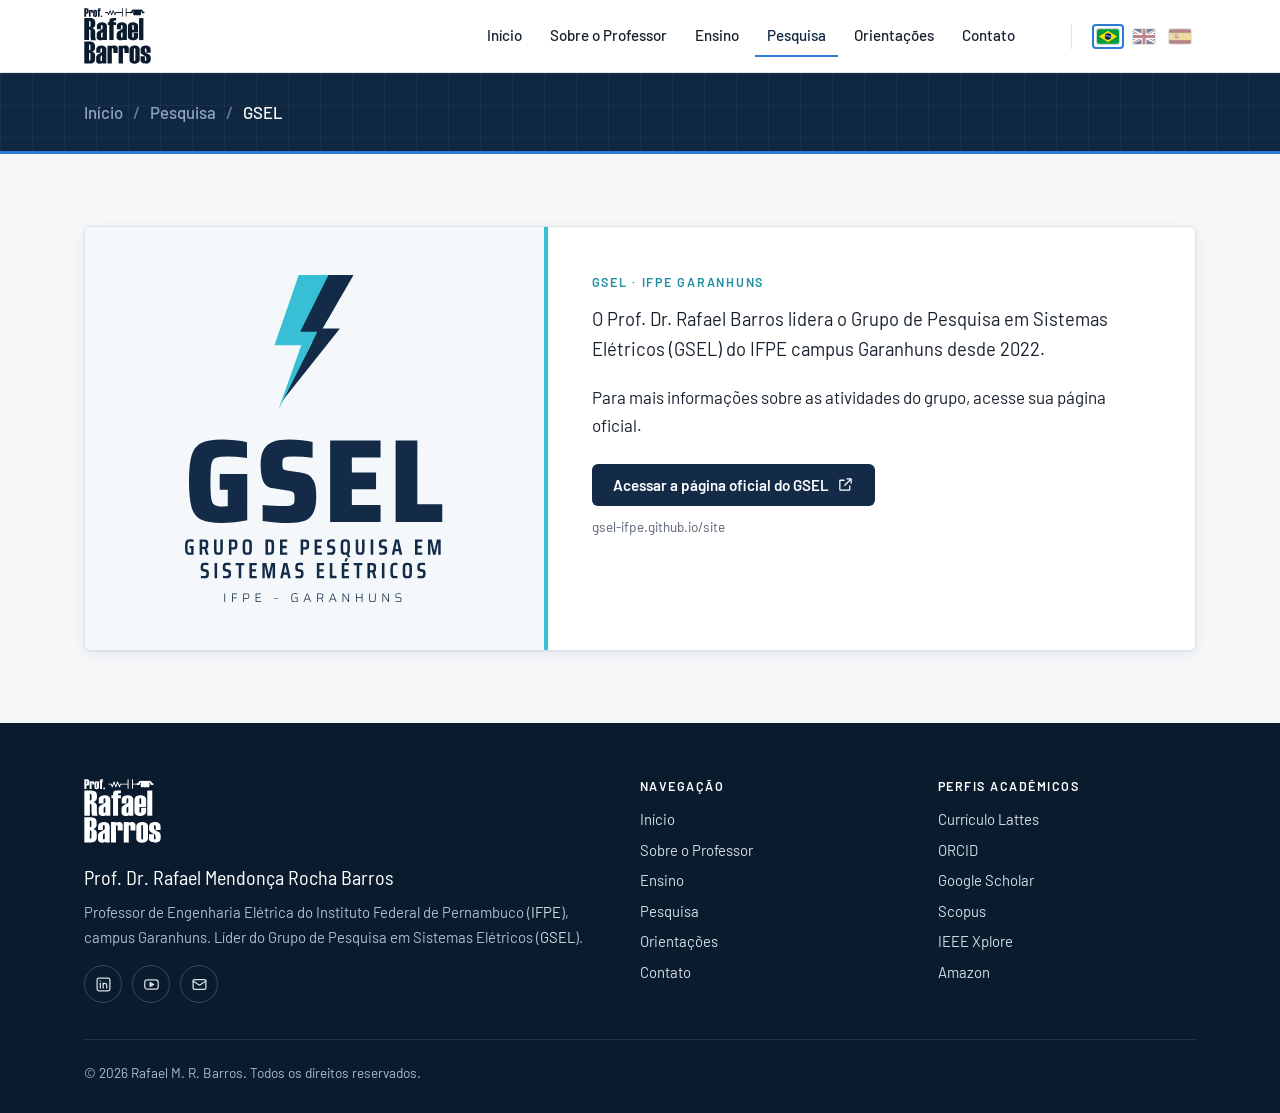
<file: gsel.html>
<!doctype html>
<html lang="pt-BR" data-lang="pt" data-title-en="GSEL — Prof. Rafael Barros" data-title-es="GSEL — Prof. Rafael Barros">
<head>
<meta charset="utf-8">
<meta name="viewport" content="width=device-width, initial-scale=1">
<title>GSEL — Prof. Rafael Barros</title>
<meta name="description" content="O Prof. Dr. Rafael Barros lidera o Grupo de Pesquisa em Sistemas Elétricos (GSEL) do IFPE campus Garanhuns desde 2022.">
<link rel="canonical" href="https://prof-rafaelbarros.github.io/site/gsel.html">
<meta name="author" content="Rafael Mendonça Rocha Barros">
<meta property="og:type" content="website">
<meta property="og:site_name" content="Prof. Rafael Barros">
<meta property="og:locale" content="pt_BR">
<meta property="og:locale:alternate" content="en_US">
<meta property="og:locale:alternate" content="es_ES">
<meta property="og:title" content="GSEL — Prof. Rafael Barros">
<meta property="og:description" content="O Prof. Dr. Rafael Barros lidera o Grupo de Pesquisa em Sistemas Elétricos (GSEL) do IFPE campus Garanhuns desde 2022.">
<meta property="og:url" content="https://prof-rafaelbarros.github.io/site/gsel.html">
<meta property="og:image" content="https://prof-rafaelbarros.github.io/site/assets/img/og-image.jpg?v=2">
<meta property="og:image:width" content="1200">
<meta property="og:image:height" content="630">
<meta name="twitter:card" content="summary_large_image">
<meta name="twitter:title" content="GSEL — Prof. Rafael Barros">
<meta name="twitter:description" content="O Prof. Dr. Rafael Barros lidera o Grupo de Pesquisa em Sistemas Elétricos (GSEL) do IFPE campus Garanhuns desde 2022.">
<meta name="twitter:image" content="https://prof-rafaelbarros.github.io/site/assets/img/og-image.jpg?v=2">
<link rel="icon" href="assets/img/favicon.svg" type="image/svg+xml">
<link rel="alternate icon" href="assets/img/favicon.png" type="image/png">
<link rel="preconnect" href="https://fonts.googleapis.com">
<link rel="preconnect" href="https://fonts.gstatic.com" crossorigin>
<link href="https://fonts.googleapis.com/css2?family=Barlow:wght@400;500;600;700&family=Barlow+Semi+Condensed:wght@500;600;700&display=swap" rel="stylesheet">
<link rel="stylesheet" href="assets/css/style.css?v=202611172256">
</head>
<body data-page="gsel" data-parent="pesquisa">
<header class="site-header"><a class="skip-link" href="#conteudo"><span data-l="pt">Pular para o conteúdo</span><span data-l="en">Skip to content</span><span data-l="es">Saltar al contenido</span></a><div class="wrap"><a class="brand" href="index.html"><img class="brand-mark" src="assets/img/rb/Icon-menu.svg" alt="Prof. Rafael Barros" width="236" height="196"></a><button class="nav-toggle" type="button" aria-expanded="false" aria-controls="main-nav" aria-label="Menu"><svg class="" viewBox="0 0 24 24" fill="none" stroke="currentColor" stroke-width="1.8" stroke-linecap="round" stroke-linejoin="round" aria-hidden="true"><path d="M4 6h16M4 12h16M4 18h16"/></svg></button><nav class="main-nav" id="main-nav" aria-label="Principal"><ul><li class=""><a href="index.html"><span data-l="pt">Início</span><span data-l="en">Home</span><span data-l="es">Inicio</span></a></li><li class=""><a href="sobre.html"><span data-l="pt">Sobre o Professor</span><span data-l="en">About</span><span data-l="es">Sobre el Profesor</span></a></li><li class=""><a href="ensino.html"><span data-l="pt">Ensino</span><span data-l="en">Teaching</span><span data-l="es">Docencia</span></a></li><li class="active"><a href="pesquisa.html"><span data-l="pt">Pesquisa</span><span data-l="en">Research</span><span data-l="es">Investigación</span></a><ul class="sub"><li><a href="gsel.html" aria-current="page">GSEL</a></li><li><a href="publicacoes.html"><span data-l="pt">Publicações</span><span data-l="en">Publications</span><span data-l="es">Publicaciones</span></a></li><li><a href="produtos.html"><span data-l="pt">Produtos Tecnológicos</span><span data-l="en">Technology Products</span><span data-l="es">Productos Tecnológicos</span></a></li></ul></li><li class=""><a href="orientacoes.html"><span data-l="pt">Orientações</span><span data-l="en">Supervision</span><span data-l="es">Orientaciones</span></a></li><li class=""><a href="contato.html"><span data-l="pt">Contato</span><span data-l="en">Contact</span><span data-l="es">Contacto</span></a></li></ul></nav><div class="lang-switch" role="group" aria-label="Idioma / Language / Idioma"><button type="button" data-set-lang="pt" title="Português" aria-label="Português"><svg viewBox="0 0 30 20" aria-hidden="true"><rect width="30" height="20" fill="#009c3b"/><path d="M15 2.2 27.4 10 15 17.8 2.6 10z" fill="#ffdf00"/><circle cx="15" cy="10" r="4.4" fill="#002776"/><path d="M10.7 9.1a10 10 0 0 1 8.5 2.4" stroke="#fff" stroke-width=".9" fill="none"/></svg></button><button type="button" data-set-lang="en" title="English" aria-label="English"><svg viewBox="0 0 60 30" preserveAspectRatio="xMidYMid slice" aria-hidden="true"><clipPath id="uk-t"><path d="M30 15h30v15zv15H0zH0V0zV0h30z"/></clipPath><rect width="60" height="30" fill="#012169"/><path d="M0 0l60 30M60 0L0 30" stroke="#fff" stroke-width="6"/><path d="M0 0l60 30M60 0L0 30" clip-path="url(#uk-t)" stroke="#c8102e" stroke-width="4"/><path d="M30 0v30M0 15h60" stroke="#fff" stroke-width="10"/><path d="M30 0v30M0 15h60" stroke="#c8102e" stroke-width="6"/></svg></button><button type="button" data-set-lang="es" title="Español" aria-label="Español"><svg viewBox="0 0 750 500" aria-hidden="true"><rect width="750" height="500" fill="#aa151b"/><rect y="125" width="750" height="250" fill="#f1bf00"/><g fill="#e8e8e8" stroke="#8c6d1f" stroke-width="5"><rect x="168" y="196" width="26" height="118"/><rect x="336" y="196" width="26" height="118"/></g><g fill="#c8b100"><rect x="160" y="182" width="42" height="16"/><rect x="328" y="182" width="42" height="16"/><rect x="160" y="312" width="42" height="16"/><rect x="328" y="312" width="42" height="16"/></g><g fill="#aa151b"><rect x="168" y="240" width="26" height="12"/><rect x="336" y="240" width="26" height="12"/></g><path d="M222 172l8-32 22 18 13-28 13 28 22-18 8 32z" fill="#c8b100" stroke="#8c6d1f" stroke-width="4"/><path d="M215 178h100v92a50 50 0 0 1-100 0z" fill="#aa151b" stroke="#8c6d1f" stroke-width="5"/><path d="M265 180h48v68h-48z" fill="#f0f0f0"/><path d="M217 248h48v52a48 48 0 0 1-48-30z" fill="#f1bf00"/><path d="M227 248h8v62h-8zM245 248h8v66h-8z" fill="#aa151b"/><rect x="230" y="196" width="22" height="30" fill="#f1bf00"/><circle cx="289" cy="212" r="12" fill="#aa151b"/><circle cx="265" cy="302" r="10" fill="#e88a9f"/><circle cx="265" cy="225" r="13" fill="#005bbf" stroke="#c8b100" stroke-width="4"/></svg></button></div></div></header>

<main id="conteudo">
  <section class="page-head">
    <div class="wrap">
      <nav class="breadcrumb" aria-label="breadcrumb"><a href="index.html"><span data-l="pt">Início</span><span data-l="en">Home</span><span data-l="es">Inicio</span></a><span class="sep">/</span><a href="pesquisa.html"><span data-l="pt">Pesquisa</span><span data-l="en">Research</span><span data-l="es">Investigación</span></a><span class="sep">/</span>GSEL</nav>
      <h1 class="sr-only"><span data-l="pt">Grupo de Pesquisa em Sistemas Elétricos</span><span data-l="en">Electrical Systems Research Group</span><span data-l="es">Grupo de Investigación en Sistemas Eléctricos</span></h1>
    </div>
  </section>

  <section class="section">
    <div class="wrap">
      <div class="gsel-feature">
        <div class="gsel-brand">
          <img src="assets/img/gsel/GSEL-vertical-colorido.svg" alt="GSEL — Grupo de Pesquisa em Sistemas Elétricos, IFPE Garanhuns">
        </div>
        <div class="gsel-text">
          <span class="eyebrow">GSEL · IFPE Garanhuns</span>
          <p class="lead-text">
            <span data-l="pt">O Prof. Dr. Rafael Barros lidera o Grupo de Pesquisa em Sistemas Elétricos (GSEL) do IFPE campus Garanhuns desde 2022.</span>
            <span data-l="en">Prof. Dr. Rafael Barros has led the Electrical Systems Research Group (GSEL) at IFPE Garanhuns campus since 2022.</span>
            <span data-l="es">El Prof. Dr. Rafael Barros lidera el Grupo de Investigación en Sistemas Eléctricos (GSEL) del IFPE campus Garanhuns desde 2022.</span>
          </p>
          <p>
            <span data-l="pt">Para mais informações sobre as atividades do grupo, acesse sua página oficial.</span>
            <span data-l="en">For more information about the group's activities, visit its official website.</span>
            <span data-l="es">Para más información sobre las actividades del grupo, acceda a su página oficial.</span>
          </p>
          <a class="btn btn-gsel" href="https://gsel-ifpe.github.io/site/" target="_blank" rel="noopener"><span data-l="pt">Acessar a página oficial do GSEL</span><span data-l="en">Visit GSEL's official website</span><span data-l="es">Acceder a la página oficial del GSEL</span> <i data-icon="ext"></i></a>
          <p class="muted gsel-url">gsel-ifpe.github.io/site</p>
        </div>
      </div>
    </div>
  </section>
</main>

<footer class="site-footer"><div class="wrap"><div class="footer-grid"><div><img class="footer-logo" src="assets/img/rb/Icon-white.svg" alt="Prof. Rafael Barros" width="236" height="196"><span class="fname">Prof. Dr. Rafael Mendonça Rocha Barros</span><p><span data-l="pt">Professor de Engenharia Elétrica do Instituto Federal de Pernambuco (<a href="https://portal.ifpe.edu.br/" target="_blank" rel="noopener">IFPE</a>), campus Garanhuns. Líder do Grupo de Pesquisa em Sistemas Elétricos (<a href="https://gsel-ifpe.github.io/site/" target="_blank" rel="noopener">GSEL</a>).</span><span data-l="en">Professor of Electrical Engineering at the Federal Institute of Pernambuco (<a href="https://portal.ifpe.edu.br/" target="_blank" rel="noopener">IFPE</a>), Garanhuns campus. Leader of the Electrical Systems Research Group (<a href="https://gsel-ifpe.github.io/site/" target="_blank" rel="noopener">GSEL</a>).</span><span data-l="es">Profesor de Ingeniería Eléctrica del Instituto Federal de Pernambuco (<a href="https://portal.ifpe.edu.br/" target="_blank" rel="noopener">IFPE</a>), campus Garanhuns. Líder del Grupo de Investigación en Sistemas Eléctricos (<a href="https://gsel-ifpe.github.io/site/" target="_blank" rel="noopener">GSEL</a>).</span></p><div class="social"><a href="https://www.linkedin.com/in/rafaelmrbarros/" target="_blank" rel="noopener" aria-label="LinkedIn"><svg class="" viewBox="0 0 24 24" fill="none" stroke="currentColor" stroke-width="1.8" stroke-linecap="round" stroke-linejoin="round" aria-hidden="true"><rect x="3" y="3" width="18" height="18" rx="2.5"/><path d="M7.5 10v7M7.5 7v.01M11.5 17v-4a2.5 2.5 0 0 1 5 0v4M11.5 10v7"/></svg></a><a href="https://www.youtube.com/rafaelmrbarros" target="_blank" rel="noopener" aria-label="YouTube"><svg class="" viewBox="0 0 24 24" fill="none" stroke="currentColor" stroke-width="1.8" stroke-linecap="round" stroke-linejoin="round" aria-hidden="true"><rect x="2.5" y="5.5" width="19" height="13" rx="3.5"/><path d="M10 9.2v5.6l5-2.8z" fill="currentColor"/></svg></a><a href="mailto:rafael.barros@garanhuns.ifpe.edu.br" aria-label="E-mail"><svg class="" viewBox="0 0 24 24" fill="none" stroke="currentColor" stroke-width="1.8" stroke-linecap="round" stroke-linejoin="round" aria-hidden="true"><rect x="3" y="5" width="18" height="14" rx="2"/><path d="M3 7l9 6 9-6"/></svg></a></div></div><div><h4><span data-l="pt">Navegação</span><span data-l="en">Navigation</span><span data-l="es">Navegación</span></h4><ul><li><a href="index.html"><span data-l="pt">Início</span><span data-l="en">Home</span><span data-l="es">Inicio</span></a></li><li><a href="sobre.html"><span data-l="pt">Sobre o Professor</span><span data-l="en">About</span><span data-l="es">Sobre el Profesor</span></a></li><li><a href="ensino.html"><span data-l="pt">Ensino</span><span data-l="en">Teaching</span><span data-l="es">Docencia</span></a></li><li><a href="pesquisa.html"><span data-l="pt">Pesquisa</span><span data-l="en">Research</span><span data-l="es">Investigación</span></a></li><li><a href="orientacoes.html"><span data-l="pt">Orientações</span><span data-l="en">Supervision</span><span data-l="es">Orientaciones</span></a></li><li><a href="contato.html"><span data-l="pt">Contato</span><span data-l="en">Contact</span><span data-l="es">Contacto</span></a></li></ul></div><div><h4><span data-l="pt">Perfis acadêmicos</span><span data-l="en">Academic profiles</span><span data-l="es">Perfiles académicos</span></h4><ul><li><a href="http://lattes.cnpq.br/6066634529532605" target="_blank" rel="noopener">Currículo Lattes</a></li><li><a href="https://orcid.org/0000-0002-7243-9640" target="_blank" rel="noopener">ORCID</a></li><li><a href="https://scholar.google.com.br/citations?user=nwmX8RcAAAAJ" target="_blank" rel="noopener">Google Scholar</a></li><li><a href="https://www.scopus.com/authid/detail.uri?authorId=57189575900" target="_blank" rel="noopener">Scopus</a></li><li><a href="https://ieeexplore.ieee.org/author/37089947436" target="_blank" rel="noopener">IEEE Xplore</a></li><li><a href="https://www.amazon.com.br/stores/Rafael-M.-R.-Barros/author/B0GCPRVSTB" target="_blank" rel="noopener">Amazon</a></li></ul></div></div><div class="footer-bottom"><span>© 2026 Rafael M. R. Barros. <span data-l="pt">Todos os direitos reservados.</span><span data-l="en">All rights reserved.</span><span data-l="es">Todos los derechos reservados.</span></span></div></div></footer>
<script src="assets/js/site.js?v=202611172256"></script>
</body>
</html>
</file>
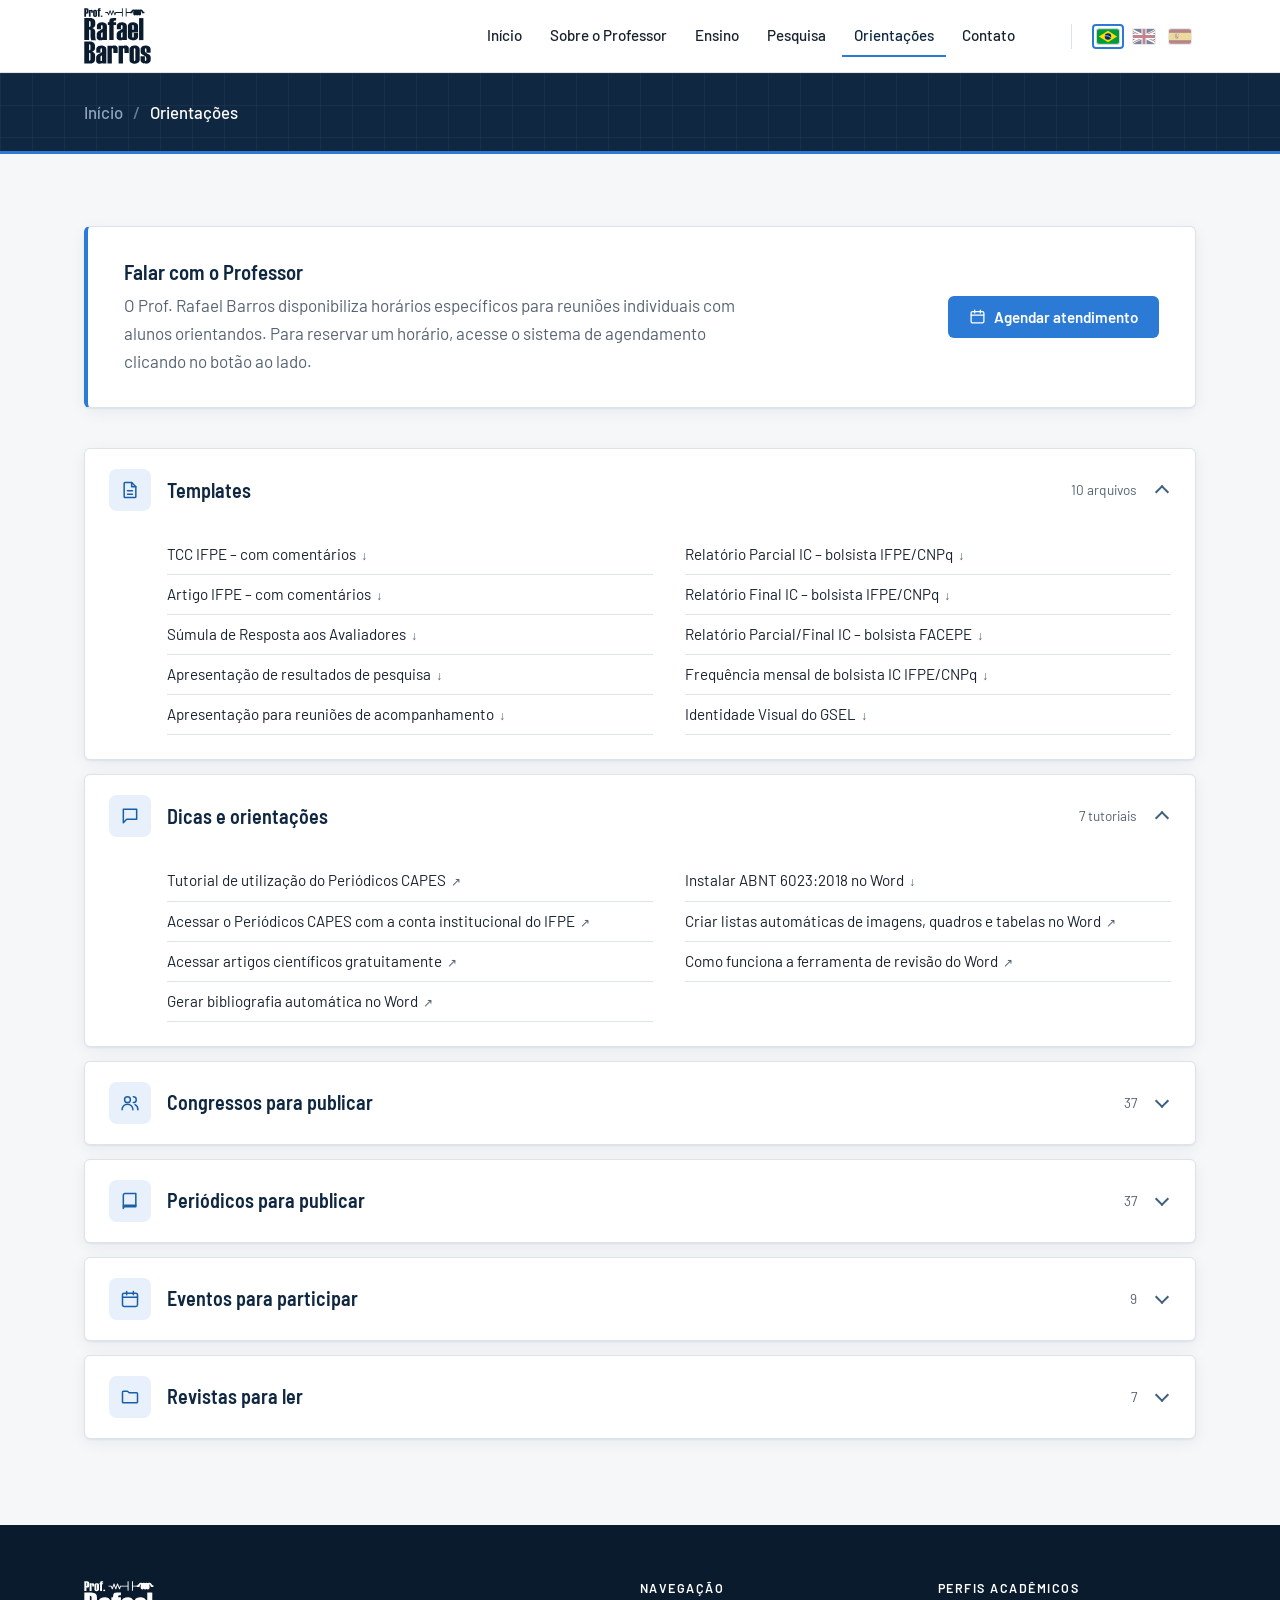
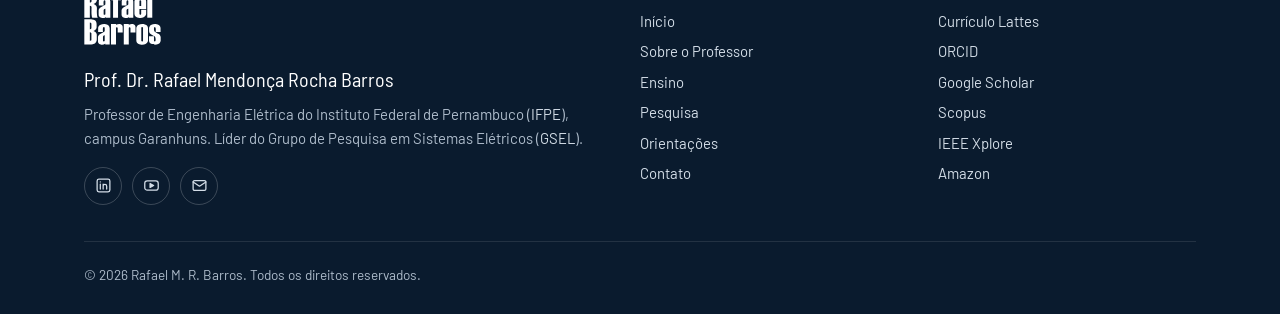
<file: orientacoes.html>
<!doctype html>
<html lang="pt-BR" data-lang="pt" data-title-en="Supervision — Prof. Rafael Barros" data-title-es="Orientaciones — Prof. Rafael Barros">
<head>
<meta charset="utf-8">
<meta name="viewport" content="width=device-width, initial-scale=1">
<title>Orientações — Prof. Rafael Barros</title>
<meta name="description" content="Templates, tutoriais, congressos, periódicos e eventos recomendados aos orientandos do Prof. Rafael Barros.">
<link rel="canonical" href="https://prof-rafaelbarros.github.io/site/orientacoes.html">
<meta name="author" content="Rafael Mendonça Rocha Barros">
<meta property="og:type" content="website">
<meta property="og:site_name" content="Prof. Rafael Barros">
<meta property="og:locale" content="pt_BR">
<meta property="og:locale:alternate" content="en_US">
<meta property="og:locale:alternate" content="es_ES">
<meta property="og:title" content="Orientações — Prof. Rafael Barros">
<meta property="og:description" content="Templates, tutoriais, congressos, periódicos e eventos recomendados aos orientandos do Prof. Rafael Barros.">
<meta property="og:url" content="https://prof-rafaelbarros.github.io/site/orientacoes.html">
<meta property="og:image" content="https://prof-rafaelbarros.github.io/site/assets/img/og-image.jpg?v=2">
<meta property="og:image:width" content="1200">
<meta property="og:image:height" content="630">
<meta name="twitter:card" content="summary_large_image">
<meta name="twitter:title" content="Orientações — Prof. Rafael Barros">
<meta name="twitter:description" content="Templates, tutoriais, congressos, periódicos e eventos recomendados aos orientandos do Prof. Rafael Barros.">
<meta name="twitter:image" content="https://prof-rafaelbarros.github.io/site/assets/img/og-image.jpg?v=2">
<link rel="icon" href="assets/img/favicon.svg" type="image/svg+xml">
<link rel="alternate icon" href="assets/img/favicon.png" type="image/png">
<link rel="preconnect" href="https://fonts.googleapis.com">
<link rel="preconnect" href="https://fonts.gstatic.com" crossorigin>
<link href="https://fonts.googleapis.com/css2?family=Barlow:wght@400;500;600;700&family=Barlow+Semi+Condensed:wght@500;600;700&display=swap" rel="stylesheet">
<link rel="stylesheet" href="assets/css/style.css?v=202611172256">
</head>
<body data-page="orientacoes">
<header class="site-header"><a class="skip-link" href="#conteudo"><span data-l="pt">Pular para o conteúdo</span><span data-l="en">Skip to content</span><span data-l="es">Saltar al contenido</span></a><div class="wrap"><a class="brand" href="index.html"><img class="brand-mark" src="assets/img/rb/Icon-menu.svg" alt="Prof. Rafael Barros" width="236" height="196"></a><button class="nav-toggle" type="button" aria-expanded="false" aria-controls="main-nav" aria-label="Menu"><svg class="" viewBox="0 0 24 24" fill="none" stroke="currentColor" stroke-width="1.8" stroke-linecap="round" stroke-linejoin="round" aria-hidden="true"><path d="M4 6h16M4 12h16M4 18h16"/></svg></button><nav class="main-nav" id="main-nav" aria-label="Principal"><ul><li class=""><a href="index.html"><span data-l="pt">Início</span><span data-l="en">Home</span><span data-l="es">Inicio</span></a></li><li class=""><a href="sobre.html"><span data-l="pt">Sobre o Professor</span><span data-l="en">About</span><span data-l="es">Sobre el Profesor</span></a></li><li class=""><a href="ensino.html"><span data-l="pt">Ensino</span><span data-l="en">Teaching</span><span data-l="es">Docencia</span></a></li><li class=""><a href="pesquisa.html"><span data-l="pt">Pesquisa</span><span data-l="en">Research</span><span data-l="es">Investigación</span></a><ul class="sub"><li><a href="gsel.html">GSEL</a></li><li><a href="publicacoes.html"><span data-l="pt">Publicações</span><span data-l="en">Publications</span><span data-l="es">Publicaciones</span></a></li><li><a href="produtos.html"><span data-l="pt">Produtos Tecnológicos</span><span data-l="en">Technology Products</span><span data-l="es">Productos Tecnológicos</span></a></li></ul></li><li class="active"><a href="orientacoes.html" aria-current="page"><span data-l="pt">Orientações</span><span data-l="en">Supervision</span><span data-l="es">Orientaciones</span></a></li><li class=""><a href="contato.html"><span data-l="pt">Contato</span><span data-l="en">Contact</span><span data-l="es">Contacto</span></a></li></ul></nav><div class="lang-switch" role="group" aria-label="Idioma / Language / Idioma"><button type="button" data-set-lang="pt" title="Português" aria-label="Português"><svg viewBox="0 0 30 20" aria-hidden="true"><rect width="30" height="20" fill="#009c3b"/><path d="M15 2.2 27.4 10 15 17.8 2.6 10z" fill="#ffdf00"/><circle cx="15" cy="10" r="4.4" fill="#002776"/><path d="M10.7 9.1a10 10 0 0 1 8.5 2.4" stroke="#fff" stroke-width=".9" fill="none"/></svg></button><button type="button" data-set-lang="en" title="English" aria-label="English"><svg viewBox="0 0 60 30" preserveAspectRatio="xMidYMid slice" aria-hidden="true"><clipPath id="uk-t"><path d="M30 15h30v15zv15H0zH0V0zV0h30z"/></clipPath><rect width="60" height="30" fill="#012169"/><path d="M0 0l60 30M60 0L0 30" stroke="#fff" stroke-width="6"/><path d="M0 0l60 30M60 0L0 30" clip-path="url(#uk-t)" stroke="#c8102e" stroke-width="4"/><path d="M30 0v30M0 15h60" stroke="#fff" stroke-width="10"/><path d="M30 0v30M0 15h60" stroke="#c8102e" stroke-width="6"/></svg></button><button type="button" data-set-lang="es" title="Español" aria-label="Español"><svg viewBox="0 0 750 500" aria-hidden="true"><rect width="750" height="500" fill="#aa151b"/><rect y="125" width="750" height="250" fill="#f1bf00"/><g fill="#e8e8e8" stroke="#8c6d1f" stroke-width="5"><rect x="168" y="196" width="26" height="118"/><rect x="336" y="196" width="26" height="118"/></g><g fill="#c8b100"><rect x="160" y="182" width="42" height="16"/><rect x="328" y="182" width="42" height="16"/><rect x="160" y="312" width="42" height="16"/><rect x="328" y="312" width="42" height="16"/></g><g fill="#aa151b"><rect x="168" y="240" width="26" height="12"/><rect x="336" y="240" width="26" height="12"/></g><path d="M222 172l8-32 22 18 13-28 13 28 22-18 8 32z" fill="#c8b100" stroke="#8c6d1f" stroke-width="4"/><path d="M215 178h100v92a50 50 0 0 1-100 0z" fill="#aa151b" stroke="#8c6d1f" stroke-width="5"/><path d="M265 180h48v68h-48z" fill="#f0f0f0"/><path d="M217 248h48v52a48 48 0 0 1-48-30z" fill="#f1bf00"/><path d="M227 248h8v62h-8zM245 248h8v66h-8z" fill="#aa151b"/><rect x="230" y="196" width="22" height="30" fill="#f1bf00"/><circle cx="289" cy="212" r="12" fill="#aa151b"/><circle cx="265" cy="302" r="10" fill="#e88a9f"/><circle cx="265" cy="225" r="13" fill="#005bbf" stroke="#c8b100" stroke-width="4"/></svg></button></div></div></header>

<main id="conteudo">
  <section class="page-head">
    <div class="wrap">
      <nav class="breadcrumb" aria-label="breadcrumb"><a href="index.html"><span data-l="pt">Início</span><span data-l="en">Home</span><span data-l="es">Inicio</span></a><span class="sep">/</span><span data-l="pt">Orientações</span><span data-l="en">Supervision</span><span data-l="es">Orientaciones</span></nav>
      <h1 class="sr-only"><span data-l="pt">Orientações</span><span data-l="en">Supervision</span><span data-l="es">Orientaciones</span></h1>
    </div>
  </section>

  <section class="section">
    <div class="wrap">
      <div class="cta" style="margin-bottom:40px">
        <div>
          <h2><span data-l="pt">Falar com o Professor</span><span data-l="en">Talk to the Professor</span><span data-l="es">Hablar con el Profesor</span></h2>
          <p><span data-l="pt">O Prof. Rafael Barros disponibiliza horários específicos para reuniões individuais com alunos orientandos. Para reservar um horário, acesse o sistema de agendamento clicando no botão ao lado.</span><span data-l="en">Prof. Rafael Barros offers specific time slots for individual meetings with his advisees. To book a slot, open the scheduling system using the button.</span><span data-l="es">El Prof. Rafael Barros ofrece horarios específicos para reuniones individuales con sus orientandos. Para reservar un horario, acceda al sistema de agendamiento con el botón.</span></p>
        </div>
        <a class="btn btn-primary" href="https://appt.link/rafaelmrbarros/alunos" data-popup><i data-icon="calendar"></i> <span data-l="pt">Agendar atendimento</span><span data-l="en">Book a meeting</span><span data-l="es">Agendar atención</span></a>
      </div>

      <!-- Templates -->
      <details class="acc" open>
        <summary><span class="ico"><i data-icon="file"></i></span><h2>Templates</h2><span class="n">10 <span data-l="pt">arquivos</span><span data-l="en">files</span><span data-l="es">archivos</span></span></summary>
        <div class="acc-body">
          <ul class="link-list">
            <li><a class="dl" href="assets/docs/tcc-ifpe-comentado.docx" download="Template TCC IFPE_comentado.docx"><span data-l="pt">TCC IFPE – com comentários</span><span data-l="en">IFPE undergraduate thesis – with comments</span><span data-l="es">TCC IFPE – con comentarios</span></a></li>
            <li><a class="dl" href="assets/docs/artigo-ifpe-comentado.docx" download="Template Artigo IFPE_comentado.docx"><span data-l="pt">Artigo IFPE – com comentários</span><span data-l="en">IFPE paper – with comments</span><span data-l="es">Artículo IFPE – con comentarios</span></a></li>
            <li><a class="dl" href="assets/docs/sumula-resposta-avaliadores.docx" download="Súmula de Resposta a Avaliadores.docx"><span data-l="pt">Súmula de Resposta aos Avaliadores</span><span data-l="en">Response to reviewers summary</span><span data-l="es">Resumen de respuesta a los evaluadores</span></a></li>
            <li><a class="dl" href="assets/docs/apresentacao-pesquisa-gsel.pptx" download="Template Apresentação de Pesquisa_GSEL.pptx"><span data-l="pt">Apresentação de resultados de pesquisa</span><span data-l="en">Research results presentation</span><span data-l="es">Presentación de resultados de investigación</span></a></li>
            <li><a class="dl" href="assets/docs/acompanhamento-ic.pptx" download="Acompanhamento_IC_NOMEALUNO_ANO.MES.pptx"><span data-l="pt">Apresentação para reuniões de acompanhamento</span><span data-l="en">Progress meeting presentation</span><span data-l="es">Presentación para reuniones de seguimiento</span></a></li>
            <li><a class="dl" href="assets/docs/relatorio-parcial-ic-ifpe.docx" download="[IC] Template do Relatório Parcial IFPE_comentado.docx"><span data-l="pt">Relatório Parcial IC – bolsista IFPE/CNPq</span><span data-l="en">Undergraduate research partial report – IFPE/CNPq fellow</span><span data-l="es">Informe Parcial IC – becario IFPE/CNPq</span></a></li>
            <li><a class="dl" href="assets/docs/relatorio-final-ic-ifpe.docx" download="[IC] Template do Relatório Final IFPE_comentado.docx"><span data-l="pt">Relatório Final IC – bolsista IFPE/CNPq</span><span data-l="en">Undergraduate research final report – IFPE/CNPq fellow</span><span data-l="es">Informe Final IC – becario IFPE/CNPq</span></a></li>
            <li><a class="dl" href="assets/docs/relatorio-ic-facepe.docx" download="[IC] Template do Relatório Parcial e Final Facepe_comentado.docx"><span data-l="pt">Relatório Parcial/Final IC – bolsista FACEPE</span><span data-l="en">Undergraduate research partial/final report – FACEPE fellow</span><span data-l="es">Informe Parcial/Final IC – becario FACEPE</span></a></li>
            <li><a class="dl" href="assets/docs/frequencia-ic.docx" download="Frequencia_IC_NOMEALUNO_ANO.MES.docx"><span data-l="pt">Frequência mensal de bolsista IC IFPE/CNPq</span><span data-l="en">Monthly attendance – IFPE/CNPq research fellow</span><span data-l="es">Asistencia mensual de becario IC IFPE/CNPq</span></a></li>
            <li><a class="dl" href="assets/docs/gsel-identidade-visual.zip" download="GSEL_Identidade Visual.zip"><span data-l="pt">Identidade Visual do GSEL</span><span data-l="en">GSEL visual identity</span><span data-l="es">Identidad visual del GSEL</span></a></li>
          </ul>
        </div>
      </details>

      <!-- Dicas -->
      <details class="acc" open>
        <summary><span class="ico"><i data-icon="message"></i></span><h2><span data-l="pt">Dicas e orientações</span><span data-l="en">Tips and guidance</span><span data-l="es">Consejos y orientaciones</span></h2><span class="n">7 <span data-l="pt">tutoriais</span><span data-l="en">tutorials</span><span data-l="es">tutoriales</span></span></summary>
        <div class="acc-body">
          <ul class="link-list">
            <li><a href="https://youtu.be/i9SPKIN2_Sg" target="_blank" rel="noopener"><span data-l="pt">Tutorial de utilização do Periódicos CAPES</span><span data-l="en">How to use the CAPES Journals Portal</span><span data-l="es">Tutorial de uso del Portal de Periódicos CAPES</span></a></li>
            <li><a href="assets/docs/manual-acesso-rede-cafe.pdf" target="_blank" rel="noopener"><span data-l="pt">Acessar o Periódicos CAPES com a conta institucional do IFPE</span><span data-l="en">Access the CAPES Journals Portal with your IFPE account</span><span data-l="es">Acceder al Portal CAPES con la cuenta institucional del IFPE</span></a></li>
            <li><a href="https://youtu.be/iCfd53zxvwY" target="_blank" rel="noopener"><span data-l="pt">Acessar artigos científicos gratuitamente</span><span data-l="en">Access scientific papers for free</span><span data-l="es">Acceder a artículos científicos gratuitamente</span></a></li>
            <li><a href="https://youtu.be/2A2H-_qyR1s" target="_blank" rel="noopener"><span data-l="pt">Gerar bibliografia automática no Word</span><span data-l="en">Generate an automatic bibliography in Word</span><span data-l="es">Generar bibliografía automática en Word</span></a></li>
            <li><a class="dl" href="assets/docs/abnt-6023-2020.zip" download="ABNT_6023_2020.zip"><span data-l="pt">Instalar ABNT 6023:2018 no Word</span><span data-l="en">Install the ABNT 6023:2018 style in Word</span><span data-l="es">Instalar ABNT 6023:2018 en Word</span></a></li>
            <li><a href="https://youtu.be/ZDYBl7hEBjs?t=21" target="_blank" rel="noopener"><span data-l="pt">Criar listas automáticas de imagens, quadros e tabelas no Word</span><span data-l="en">Create automatic lists of figures, charts and tables in Word</span><span data-l="es">Crear listas automáticas de imágenes, cuadros y tablas en Word</span></a></li>
            <li><a href="https://youtu.be/MEt7f41y1e4?t=60" target="_blank" rel="noopener"><span data-l="pt">Como funciona a ferramenta de revisão do Word</span><span data-l="en">How Word's review tool works</span><span data-l="es">Cómo funciona la herramienta de revisión de Word</span></a></li>
          </ul>
        </div>
      </details>

      <!-- Congressos -->
      <details class="acc">
        <summary><span class="ico"><i data-icon="users"></i></span><h2><span data-l="pt">Congressos para publicar</span><span data-l="en">Conferences to publish in</span><span data-l="es">Congresos para publicar</span></h2><span class="n">37</span></summary>
        <div class="acc-body">
          <h3><span data-l="pt">Nacionais</span><span data-l="en">National (Brazil)</span><span data-l="es">Nacionales (Brasil)</span></h3>
          <ul class="link-list">
            <li><b>ERIAC</b> – Encontro Regional Ibero-Americano do CIGRE</li>
            <li><b>CBQEE</b> – Conferência Brasileira sobre Qualidade da Energia</li>
            <li><b>SNPTEE</b> – Seminário Nacional de Produção e Transmissão de Energia Elétrica</li>
            <li><b>CBGD</b> – Congresso Brasileiro de Geração Distribuída</li>
            <li><b>SENDI</b> – Seminário Nacional de Distribuição de Energia Elétrica</li>
            <li><b>CIDE</b> – Congresso de Inovação na Distribuição de Energia Elétrica</li>
            <li><b>COBENGE</b> – Congresso Brasileiro de Educação em Engenharia</li>
            <li><b>CBENS</b> – Congresso Brasileiro de Energia Solar</li>
            <li><b>SBSE</b> – Simpósio Brasileiro de Sistemas Elétricos</li>
            <li><b>CBA</b> – Congresso Brasileiro de Automática</li>
            <li><b>CBPE</b> – Congresso Brasileiro de Planejamento Energético</li>
            <li><b>STPC</b> – Seminário Técnico de Proteção e Controle</li>
            <li><b>WORKSPOT</b> – Workshop Internacional sobre Transformadores de Potência, Equipamentos de Transmissão e Distribuição, Subestações, Materiais e Tecnologias Emergentes</li>
          </ul>
          <h3><span data-l="pt">Internacionais</span><span data-l="en">International</span><span data-l="es">Internacionales</span></h3>
          <ul class="link-list">
            <li><b>ICEE</b> – International Council on Electrical Engineering Conference</li>
            <li><b>EIC</b> – IEEE Electrical Insulation Conference</li>
            <li><b>ECRES</b> – European Conference on Renewable Energy Systems</li>
            <li><b>ICECCME</b> – IEEE International Conference on Electrical, Computer, Communications and Mechatronics Engineering</li>
            <li><b>PES</b> – IEEE Power &amp; Energy Society General Meeting</li>
            <li><b>ICMECE</b> – Interdisciplinary Conference on Mechanics, Computers and Electrics</li>
            <li><b>ISGT-LA</b> – PES Innovative Smart Grid Technology</li>
            <li><b>ICECET</b> – IEEE International Conference on Electrical, Computer and Energy Technologies</li>
            <li><b>ELECS</b> – IEEE European Conference on Electrical Engineering &amp; Computer Science</li>
            <li><b>ISC2</b> – IEEE International Smart Cities Conference</li>
            <li><b>iSPEC</b> – IEEE Sustainable Power and Energy Conference</li>
            <li><b>ACDC</b> – International Conference on AC and DC Power Transmission</li>
            <li><b>INTERCON</b> – IEEE International Conference on Electronics, Electrical Engineering and Computing</li>
            <li><b>ALTAE</b> – Congreso Iberoamericano en Alta Tensión y Aislamiento Eléctrico</li>
            <li><b>CIRED</b> – International Conference on Electricity Distribution</li>
            <li><b>ISH</b> – International Symposium on High Voltage Engineering</li>
            <li><b>INSUCON</b> – International Electrical Insulation Conference</li>
            <li><b>IEEE PowerTech</b></li>
            <li><b>IPMHVC</b> – IEEE International Power Modulator and High Voltage Conference</li>
            <li><b>ICHQP</b> – International Conference on Harmonics and Quality of Power</li>
            <li><b>ICHVE</b> – International Conference on High Voltage Engineering and Application</li>
            <li><b>CLAGTEE</b> – Latin-American Congress on Electricity Generation and Transmission</li>
            <li><b>CDEE</b> – International Conference on Diagnostics in Electrical Engineering</li>
            <li><b>ARWtr</b> – International Advanced Research Workshop on Transformers</li>
          </ul>
        </div>
      </details>

      <!-- Periódicos -->
      <details class="acc">
        <summary><span class="ico"><i data-icon="book"></i></span><h2><span data-l="pt">Periódicos para publicar</span><span data-l="en">Journals to publish in</span><span data-l="es">Revistas para publicar</span></h2><span class="n">37</span></summary>
        <div class="acc-body">
          <h3><span data-l="pt">Alto fator de impacto (FI &gt; 5,0)</span><span data-l="en">High impact factor (IF &gt; 5.0)</span><span data-l="es">Alto factor de impacto (FI &gt; 5,0)</span></h3>
          <ul class="link-list">
            <li><a href="https://www.sciencedirect.com/journal/energy" target="_blank" rel="noopener">Energy</a></li>
            <li><a href="https://www.sciencedirect.com/journal/engineering-applications-of-artificial-intelligence" target="_blank" rel="noopener">Engineering Applications of Artificial Intelligence</a></li>
            <li><a href="https://www.sciencedirect.com/journal/international-journal-of-electrical-power-and-energy-systems" target="_blank" rel="noopener">International Journal of Electrical Power &amp; Energy Systems</a></li>
            <li><a href="https://www.sciencedirect.com/journal/renewable-energy" target="_blank" rel="noopener">Renewable Energy</a></li>
            <li><a href="https://www.sciencedirect.com/journal/solar-energy" target="_blank" rel="noopener">Solar Energy</a></li>
            <li><a href="https://ieeexplore.ieee.org/xpl/RecentIssue.jsp?punumber=59" target="_blank" rel="noopener">IEEE Transactions on Power Systems</a></li>
            <li><a href="https://ieeexplore.ieee.org/xpl/RecentIssue.jsp?punumber=5165411" target="_blank" rel="noopener">IEEE Transactions on Smart Grid</a></li>
            <li><a href="https://ieeexplore.ieee.org/xpl/RecentIssue.jsp?punumber=5165391" target="_blank" rel="noopener">IEEE Transactions on Sustainable Energy</a></li>
            <li><a href="https://proceedingsoftheieee.ieee.org/" target="_blank" rel="noopener">Proceedings of the IEEE</a></li>
            <li><a href="https://ietresearch.onlinelibrary.wiley.com/journal/23977264" target="_blank" rel="noopener">IET High Voltage</a></li>
            <li><a href="https://www.sciencedirect.com/journal/energy-and-buildings" target="_blank" rel="noopener">Energy and Buildings</a></li>
            <li><a href="https://www.sciencedirect.com/journal/energy-economics" target="_blank" rel="noopener">Energy Economics</a></li>
            <li><a href="https://www.sciencedirect.com/journal/energy-policy" target="_blank" rel="noopener">Energy Policy</a></li>
            <li><a href="https://www.sciencedirect.com/journal/international-journal-of-engineering-science" target="_blank" rel="noopener">International Journal of Engineering Science</a></li>
          </ul>
          <h3><span data-l="pt">Bom fator de impacto (3,0 ≤ FI &lt; 5,0)</span><span data-l="en">Good impact factor (3.0 ≤ IF &lt; 5.0)</span><span data-l="es">Buen factor de impacto (3,0 ≤ FI &lt; 5,0)</span></h3>
          <ul class="link-list">
            <li><a href="https://www.sciencedirect.com/journal/electric-power-systems-research" target="_blank" rel="noopener">Electric Power Systems Research</a></li>
            <li><a href="https://ieeexplore.ieee.org/xpl/RecentIssue.jsp?punumber=57" target="_blank" rel="noopener">IEEE Electrical Insulation Magazine</a></li>
            <li><a href="https://ieeexplore.ieee.org/xpl/RecentIssue.jsp?punumber=5503869" target="_blank" rel="noopener">IEEE Journal of Photovoltaics</a></li>
            <li><a href="https://ieeexplore.ieee.org/xpl/RecentIssue.jsp?punumber=61" target="_blank" rel="noopener">IEEE Transactions on Power Delivery</a></li>
            <li><a href="https://ieeexplore.ieee.org/xpl/RecentIssue.jsp?punumber=8014" target="_blank" rel="noopener">IEEE Power &amp; Energy Magazine</a></li>
            <li><a href="https://ieeeaccess.ieee.org/" target="_blank" rel="noopener">IEEE Access</a></li>
            <li><a href="https://ietresearch.onlinelibrary.wiley.com/journal/17521424" target="_blank" rel="noopener">IET Renewable Power Generation</a></li>
            <li><a href="https://www.mdpi.com/journal/energies" target="_blank" rel="noopener">Energies</a></li>
            <li><a href="https://onlinelibrary.wiley.com/journal/1099114x" target="_blank" rel="noopener">International Journal of Energy Research</a></li>
            <li><a href="https://ieeexplore.ieee.org/xpl/RecentIssue.jsp?punumber=8784343" target="_blank" rel="noopener">IEEE Open Access Journal of Power and Energy</a></li>
          </ul>
          <h3><span data-l="pt">Fator de impacto razoável (1,0 ≤ FI &lt; 3,0)</span><span data-l="en">Reasonable impact factor (1.0 ≤ IF &lt; 3.0)</span><span data-l="es">Factor de impacto razonable (1,0 ≤ FI &lt; 3,0)</span></h3>
          <ul class="link-list">
            <li><a href="https://ieeexplore.ieee.org/xpl/RecentIssue.jsp?punumber=94" target="_blank" rel="noopener">IEEE Transactions on Dielectrics and Electrical Insulation</a></li>
            <li><a href="https://www.springer.com/journal/202" target="_blank" rel="noopener">Electrical Engineering</a></li>
            <li><a href="https://ieeexplore.ieee.org/xpl/RecentIssue.jsp?punumber=13" target="_blank" rel="noopener">IEEE Transactions on Education</a></li>
            <li><a href="https://ietresearch.onlinelibrary.wiley.com/journal/17518679" target="_blank" rel="noopener">IET Electric Power Applications</a></li>
            <li><a href="https://ietresearch.onlinelibrary.wiley.com/journal/17518695" target="_blank" rel="noopener">IET Generation, Transmission &amp; Distribution</a></li>
            <li><a href="https://onlinelibrary.wiley.com/journal/20507038" target="_blank" rel="noopener">International Transactions on Electrical Energy Systems</a></li>
            <li><a href="https://asmedigitalcollection.asme.org/solarenergyengineering" target="_blank" rel="noopener">Journal of Solar Energy Engineering</a></li>
            <li><a href="https://aip.scitation.org/journal/rse" target="_blank" rel="noopener">Journal of Renewable and Sustainable Energy</a></li>
            <li><a href="http://www.abc.org.br/publicacoes/anais-abc/" target="_blank" rel="noopener">Anais da Academia Brasileira de Ciências</a></li>
          </ul>
          <h3><span data-l="pt">Baixo fator de impacto (FI &lt; 1,0)</span><span data-l="en">Low impact factor (IF &lt; 1.0)</span><span data-l="es">Bajo factor de impacto (FI &lt; 1,0)</span></h3>
          <ul class="link-list">
            <li><a href="https://aece.ro/" target="_blank" rel="noopener">Advances in Electrical and Computer Engineering</a></li>
            <li><a href="https://www.degruyter.com/journal/key/ijeeps/html#overview" target="_blank" rel="noopener">International Journal of Emerging Electric Power Systems</a></li>
            <li><a href="https://latamt.ieeer9.org/index.php/transactions/index" target="_blank" rel="noopener">IEEE Latin America Transactions</a></li>
            <li><a href="https://revistas.unal.edu.co/index.php/ingeinv/index" target="_blank" rel="noopener">Ingeniería e Investigación</a></li>
          </ul>
        </div>
      </details>

      <!-- Eventos -->
      <details class="acc">
        <summary><span class="ico"><i data-icon="calendar"></i></span><h2><span data-l="pt">Eventos para participar</span><span data-l="en">Events to attend</span><span data-l="es">Eventos para participar</span></h2><span class="n">9</span></summary>
        <div class="acc-body">
          <ul class="link-list">
            <li><a href="https://www.cinase.com.br/" target="_blank" rel="noopener"><b>CINASE</b> – Circuito Nacional do Setor Elétrico</a></li>
            <li><a href="https://www.gov.br/aneel/pt-br/assuntos/pesquisa-e-desenvolvimento/citeenel" target="_blank" rel="noopener"><b>CITEENEL</b> – Congresso de Inovação Tecnológica e Eficiência Energética no Setor Elétrico</a></li>
            <li><a href="https://www.cobee.com.br/" target="_blank" rel="noopener"><b>COBEE</b> – Congresso Brasileiro de Eficiência Energética</a></li>
            <li><a href="http://sintre.cigre.org.br/" target="_blank" rel="noopener"><b>SINTRE</b> – Seminário Internacional de Transmissão de Energia Elétrica: Inovação, Regulação e Qualidade da Prestação do Serviço Público</a></li>
            <li><a href="https://egaese.com.br/" target="_blank" rel="noopener"><b>EGAESE</b> – Encontro de Gestão de Ativos para Empresas do Setor Elétrico</a></li>
            <li><a href="https://www.enase.com.br/pt/home.html" target="_blank" rel="noopener"><b>ENASE</b> – Encontro Nacional de Agentes do Setor Elétrico</a></li>
            <li><a href="http://www.smartgrid.com.br/" target="_blank" rel="noopener"><b>SmartGrid Fórum</b> – Fórum Latino-Americano de Smart Grid</a></li>
            <li><a href="https://www.brazilwindpower.com.br/pt/home.html" target="_blank" rel="noopener"><b>Brazil Windpower</b></a></li>
            <li><a href="https://expobrasilsolar.com.br/" target="_blank" rel="noopener"><b>Expo Brasil Solar</b></a></li>
          </ul>
        </div>
      </details>

      <!-- Revistas -->
      <details class="acc">
        <summary><span class="ico"><i data-icon="folder"></i></span><h2><span data-l="pt">Revistas para ler</span><span data-l="en">Magazines to read</span><span data-l="es">Revistas para leer</span></h2><span class="n">7</span></summary>
        <div class="acc-body">
          <h3><span data-l="pt">Nacionais</span><span data-l="en">National (Brazil)</span><span data-l="es">Nacionales (Brasil)</span></h3>
          <ul class="link-list">
            <li><a href="https://www.arandanet.com.br/revista/em" target="_blank" rel="noopener">Eletricidade Moderna</a></li>
            <li><a href="https://www.osetoreletrico.com.br/" target="_blank" rel="noopener">O Setor Elétrico</a></li>
            <li><a href="https://www.canalenergia.com.br/" target="_blank" rel="noopener">Canal Energia</a></li>
          </ul>
          <h3><span data-l="pt">Internacionais</span><span data-l="en">International</span><span data-l="es">Internacionales</span></h3>
          <ul class="link-list">
            <li><a href="https://spectrum.ieee.org/" target="_blank" rel="noopener">IEEE Spectrum</a></li>
            <li><a href="https://eandt.theiet.org/" target="_blank" rel="noopener">E&amp;T – Engineering and Technology</a></li>
            <li><a href="https://www.newelectronics.co.uk/" target="_blank" rel="noopener">New Electronics</a></li>
            <li><a href="https://electrical-engineering-portal.com/" target="_blank" rel="noopener">EEP – Electrical Engineering Portal</a></li>
          </ul>
        </div>
      </details>
    </div>
  </section>
</main>

<footer class="site-footer"><div class="wrap"><div class="footer-grid"><div><img class="footer-logo" src="assets/img/rb/Icon-white.svg" alt="Prof. Rafael Barros" width="236" height="196"><span class="fname">Prof. Dr. Rafael Mendonça Rocha Barros</span><p><span data-l="pt">Professor de Engenharia Elétrica do Instituto Federal de Pernambuco (<a href="https://portal.ifpe.edu.br/" target="_blank" rel="noopener">IFPE</a>), campus Garanhuns. Líder do Grupo de Pesquisa em Sistemas Elétricos (<a href="https://gsel-ifpe.github.io/site/" target="_blank" rel="noopener">GSEL</a>).</span><span data-l="en">Professor of Electrical Engineering at the Federal Institute of Pernambuco (<a href="https://portal.ifpe.edu.br/" target="_blank" rel="noopener">IFPE</a>), Garanhuns campus. Leader of the Electrical Systems Research Group (<a href="https://gsel-ifpe.github.io/site/" target="_blank" rel="noopener">GSEL</a>).</span><span data-l="es">Profesor de Ingeniería Eléctrica del Instituto Federal de Pernambuco (<a href="https://portal.ifpe.edu.br/" target="_blank" rel="noopener">IFPE</a>), campus Garanhuns. Líder del Grupo de Investigación en Sistemas Eléctricos (<a href="https://gsel-ifpe.github.io/site/" target="_blank" rel="noopener">GSEL</a>).</span></p><div class="social"><a href="https://www.linkedin.com/in/rafaelmrbarros/" target="_blank" rel="noopener" aria-label="LinkedIn"><svg class="" viewBox="0 0 24 24" fill="none" stroke="currentColor" stroke-width="1.8" stroke-linecap="round" stroke-linejoin="round" aria-hidden="true"><rect x="3" y="3" width="18" height="18" rx="2.5"/><path d="M7.5 10v7M7.5 7v.01M11.5 17v-4a2.5 2.5 0 0 1 5 0v4M11.5 10v7"/></svg></a><a href="https://www.youtube.com/rafaelmrbarros" target="_blank" rel="noopener" aria-label="YouTube"><svg class="" viewBox="0 0 24 24" fill="none" stroke="currentColor" stroke-width="1.8" stroke-linecap="round" stroke-linejoin="round" aria-hidden="true"><rect x="2.5" y="5.5" width="19" height="13" rx="3.5"/><path d="M10 9.2v5.6l5-2.8z" fill="currentColor"/></svg></a><a href="mailto:rafael.barros@garanhuns.ifpe.edu.br" aria-label="E-mail"><svg class="" viewBox="0 0 24 24" fill="none" stroke="currentColor" stroke-width="1.8" stroke-linecap="round" stroke-linejoin="round" aria-hidden="true"><rect x="3" y="5" width="18" height="14" rx="2"/><path d="M3 7l9 6 9-6"/></svg></a></div></div><div><h4><span data-l="pt">Navegação</span><span data-l="en">Navigation</span><span data-l="es">Navegación</span></h4><ul><li><a href="index.html"><span data-l="pt">Início</span><span data-l="en">Home</span><span data-l="es">Inicio</span></a></li><li><a href="sobre.html"><span data-l="pt">Sobre o Professor</span><span data-l="en">About</span><span data-l="es">Sobre el Profesor</span></a></li><li><a href="ensino.html"><span data-l="pt">Ensino</span><span data-l="en">Teaching</span><span data-l="es">Docencia</span></a></li><li><a href="pesquisa.html"><span data-l="pt">Pesquisa</span><span data-l="en">Research</span><span data-l="es">Investigación</span></a></li><li><a href="orientacoes.html"><span data-l="pt">Orientações</span><span data-l="en">Supervision</span><span data-l="es">Orientaciones</span></a></li><li><a href="contato.html"><span data-l="pt">Contato</span><span data-l="en">Contact</span><span data-l="es">Contacto</span></a></li></ul></div><div><h4><span data-l="pt">Perfis acadêmicos</span><span data-l="en">Academic profiles</span><span data-l="es">Perfiles académicos</span></h4><ul><li><a href="http://lattes.cnpq.br/6066634529532605" target="_blank" rel="noopener">Currículo Lattes</a></li><li><a href="https://orcid.org/0000-0002-7243-9640" target="_blank" rel="noopener">ORCID</a></li><li><a href="https://scholar.google.com.br/citations?user=nwmX8RcAAAAJ" target="_blank" rel="noopener">Google Scholar</a></li><li><a href="https://www.scopus.com/authid/detail.uri?authorId=57189575900" target="_blank" rel="noopener">Scopus</a></li><li><a href="https://ieeexplore.ieee.org/author/37089947436" target="_blank" rel="noopener">IEEE Xplore</a></li><li><a href="https://www.amazon.com.br/stores/Rafael-M.-R.-Barros/author/B0GCPRVSTB" target="_blank" rel="noopener">Amazon</a></li></ul></div></div><div class="footer-bottom"><span>© 2026 Rafael M. R. Barros. <span data-l="pt">Todos os direitos reservados.</span><span data-l="en">All rights reserved.</span><span data-l="es">Todos los derechos reservados.</span></span></div></div></footer>
<script src="assets/js/site.js?v=202611172256"></script>
</body>
</html>
</file>
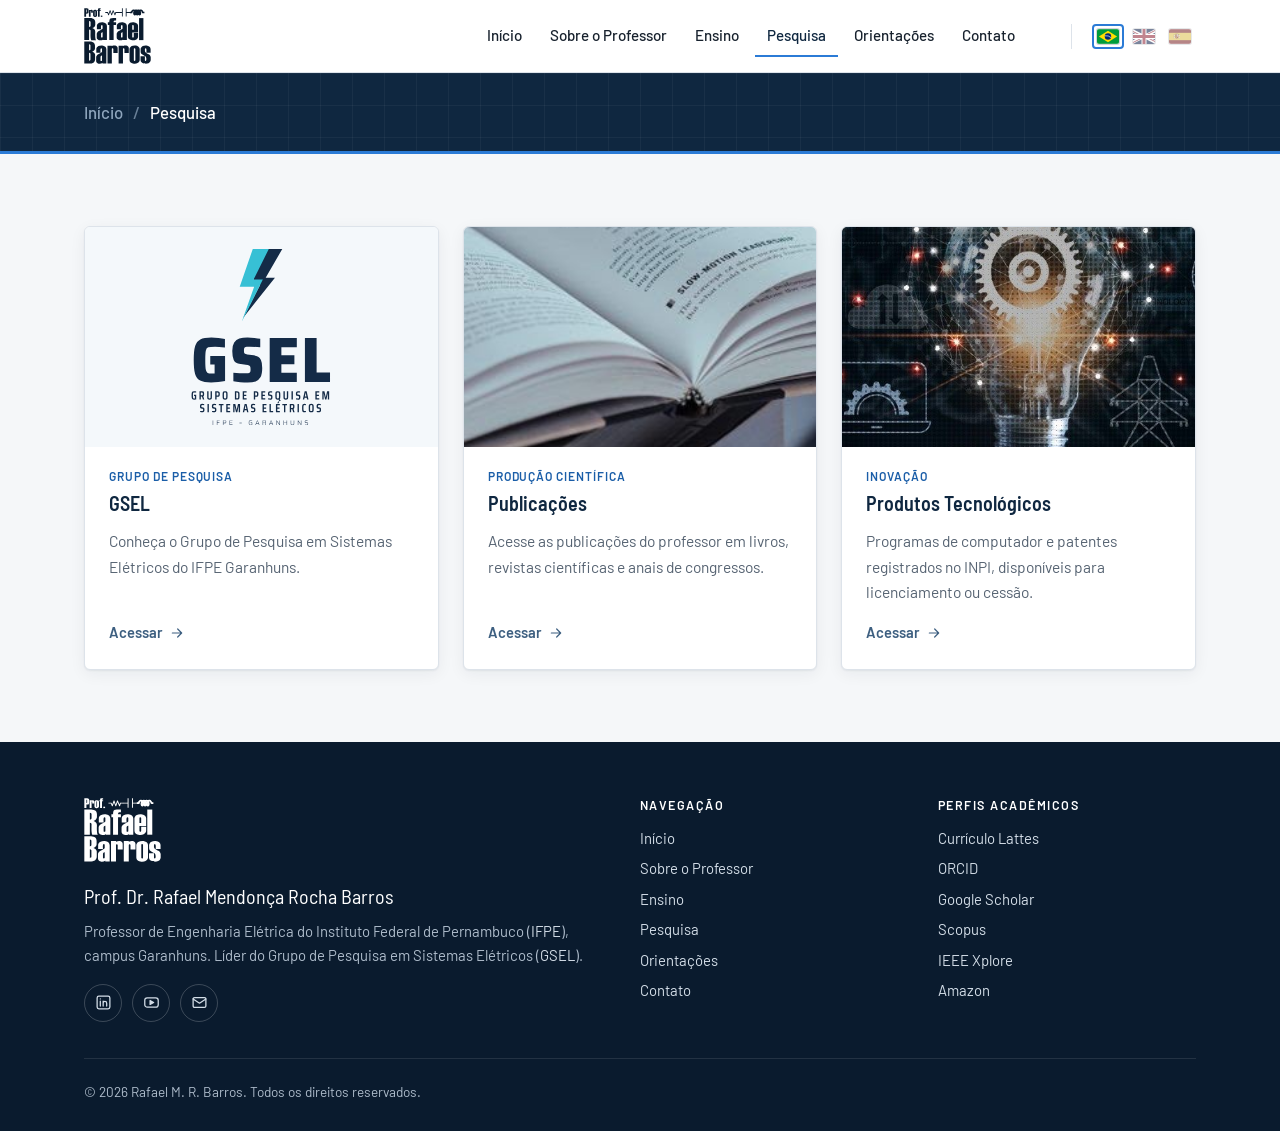
<file: pesquisa.html>
<!doctype html>
<html lang="pt-BR" data-lang="pt" data-title-en="Research — Prof. Rafael Barros" data-title-es="Investigación — Prof. Rafael Barros">
<head>
<meta charset="utf-8">
<meta name="viewport" content="width=device-width, initial-scale=1">
<title>Pesquisa — Prof. Rafael Barros</title>
<meta name="description" content="Pesquisa do Prof. Rafael Barros: Grupo de Pesquisa em Sistemas Elétricos (GSEL), publicações e produtos tecnológicos.">
<link rel="canonical" href="https://prof-rafaelbarros.github.io/site/pesquisa.html">
<meta name="author" content="Rafael Mendonça Rocha Barros">
<meta property="og:type" content="website">
<meta property="og:site_name" content="Prof. Rafael Barros">
<meta property="og:locale" content="pt_BR">
<meta property="og:locale:alternate" content="en_US">
<meta property="og:locale:alternate" content="es_ES">
<meta property="og:title" content="Pesquisa — Prof. Rafael Barros">
<meta property="og:description" content="Pesquisa do Prof. Rafael Barros: Grupo de Pesquisa em Sistemas Elétricos (GSEL), publicações e produtos tecnológicos.">
<meta property="og:url" content="https://prof-rafaelbarros.github.io/site/pesquisa.html">
<meta property="og:image" content="https://prof-rafaelbarros.github.io/site/assets/img/og-image.jpg?v=2">
<meta property="og:image:width" content="1200">
<meta property="og:image:height" content="630">
<meta name="twitter:card" content="summary_large_image">
<meta name="twitter:title" content="Pesquisa — Prof. Rafael Barros">
<meta name="twitter:description" content="Pesquisa do Prof. Rafael Barros: Grupo de Pesquisa em Sistemas Elétricos (GSEL), publicações e produtos tecnológicos.">
<meta name="twitter:image" content="https://prof-rafaelbarros.github.io/site/assets/img/og-image.jpg?v=2">
<link rel="icon" href="assets/img/favicon.svg" type="image/svg+xml">
<link rel="alternate icon" href="assets/img/favicon.png" type="image/png">
<link rel="preconnect" href="https://fonts.googleapis.com">
<link rel="preconnect" href="https://fonts.gstatic.com" crossorigin>
<link href="https://fonts.googleapis.com/css2?family=Barlow:wght@400;500;600;700&family=Barlow+Semi+Condensed:wght@500;600;700&display=swap" rel="stylesheet">
<link rel="stylesheet" href="assets/css/style.css?v=202611172256">
</head>
<body data-page="pesquisa">
<header class="site-header"><a class="skip-link" href="#conteudo"><span data-l="pt">Pular para o conteúdo</span><span data-l="en">Skip to content</span><span data-l="es">Saltar al contenido</span></a><div class="wrap"><a class="brand" href="index.html"><img class="brand-mark" src="assets/img/rb/Icon-menu.svg" alt="Prof. Rafael Barros" width="236" height="196"></a><button class="nav-toggle" type="button" aria-expanded="false" aria-controls="main-nav" aria-label="Menu"><svg class="" viewBox="0 0 24 24" fill="none" stroke="currentColor" stroke-width="1.8" stroke-linecap="round" stroke-linejoin="round" aria-hidden="true"><path d="M4 6h16M4 12h16M4 18h16"/></svg></button><nav class="main-nav" id="main-nav" aria-label="Principal"><ul><li class=""><a href="index.html"><span data-l="pt">Início</span><span data-l="en">Home</span><span data-l="es">Inicio</span></a></li><li class=""><a href="sobre.html"><span data-l="pt">Sobre o Professor</span><span data-l="en">About</span><span data-l="es">Sobre el Profesor</span></a></li><li class=""><a href="ensino.html"><span data-l="pt">Ensino</span><span data-l="en">Teaching</span><span data-l="es">Docencia</span></a></li><li class="active"><a href="pesquisa.html" aria-current="page"><span data-l="pt">Pesquisa</span><span data-l="en">Research</span><span data-l="es">Investigación</span></a><ul class="sub"><li><a href="gsel.html">GSEL</a></li><li><a href="publicacoes.html"><span data-l="pt">Publicações</span><span data-l="en">Publications</span><span data-l="es">Publicaciones</span></a></li><li><a href="produtos.html"><span data-l="pt">Produtos Tecnológicos</span><span data-l="en">Technology Products</span><span data-l="es">Productos Tecnológicos</span></a></li></ul></li><li class=""><a href="orientacoes.html"><span data-l="pt">Orientações</span><span data-l="en">Supervision</span><span data-l="es">Orientaciones</span></a></li><li class=""><a href="contato.html"><span data-l="pt">Contato</span><span data-l="en">Contact</span><span data-l="es">Contacto</span></a></li></ul></nav><div class="lang-switch" role="group" aria-label="Idioma / Language / Idioma"><button type="button" data-set-lang="pt" title="Português" aria-label="Português"><svg viewBox="0 0 30 20" aria-hidden="true"><rect width="30" height="20" fill="#009c3b"/><path d="M15 2.2 27.4 10 15 17.8 2.6 10z" fill="#ffdf00"/><circle cx="15" cy="10" r="4.4" fill="#002776"/><path d="M10.7 9.1a10 10 0 0 1 8.5 2.4" stroke="#fff" stroke-width=".9" fill="none"/></svg></button><button type="button" data-set-lang="en" title="English" aria-label="English"><svg viewBox="0 0 60 30" preserveAspectRatio="xMidYMid slice" aria-hidden="true"><clipPath id="uk-t"><path d="M30 15h30v15zv15H0zH0V0zV0h30z"/></clipPath><rect width="60" height="30" fill="#012169"/><path d="M0 0l60 30M60 0L0 30" stroke="#fff" stroke-width="6"/><path d="M0 0l60 30M60 0L0 30" clip-path="url(#uk-t)" stroke="#c8102e" stroke-width="4"/><path d="M30 0v30M0 15h60" stroke="#fff" stroke-width="10"/><path d="M30 0v30M0 15h60" stroke="#c8102e" stroke-width="6"/></svg></button><button type="button" data-set-lang="es" title="Español" aria-label="Español"><svg viewBox="0 0 750 500" aria-hidden="true"><rect width="750" height="500" fill="#aa151b"/><rect y="125" width="750" height="250" fill="#f1bf00"/><g fill="#e8e8e8" stroke="#8c6d1f" stroke-width="5"><rect x="168" y="196" width="26" height="118"/><rect x="336" y="196" width="26" height="118"/></g><g fill="#c8b100"><rect x="160" y="182" width="42" height="16"/><rect x="328" y="182" width="42" height="16"/><rect x="160" y="312" width="42" height="16"/><rect x="328" y="312" width="42" height="16"/></g><g fill="#aa151b"><rect x="168" y="240" width="26" height="12"/><rect x="336" y="240" width="26" height="12"/></g><path d="M222 172l8-32 22 18 13-28 13 28 22-18 8 32z" fill="#c8b100" stroke="#8c6d1f" stroke-width="4"/><path d="M215 178h100v92a50 50 0 0 1-100 0z" fill="#aa151b" stroke="#8c6d1f" stroke-width="5"/><path d="M265 180h48v68h-48z" fill="#f0f0f0"/><path d="M217 248h48v52a48 48 0 0 1-48-30z" fill="#f1bf00"/><path d="M227 248h8v62h-8zM245 248h8v66h-8z" fill="#aa151b"/><rect x="230" y="196" width="22" height="30" fill="#f1bf00"/><circle cx="289" cy="212" r="12" fill="#aa151b"/><circle cx="265" cy="302" r="10" fill="#e88a9f"/><circle cx="265" cy="225" r="13" fill="#005bbf" stroke="#c8b100" stroke-width="4"/></svg></button></div></div></header>

<main id="conteudo">
  <section class="page-head">
    <div class="wrap">
      <nav class="breadcrumb" aria-label="breadcrumb"><a href="index.html"><span data-l="pt">Início</span><span data-l="en">Home</span><span data-l="es">Inicio</span></a><span class="sep">/</span><span data-l="pt">Pesquisa</span><span data-l="en">Research</span><span data-l="es">Investigación</span></nav>
      <h1 class="sr-only"><span data-l="pt">Pesquisa</span><span data-l="en">Research</span><span data-l="es">Investigación</span></h1>
    </div>
  </section>

  <section class="section">
    <div class="wrap">
      <div class="grid grid-3">
        <a class="card" href="gsel.html">
          <div class="card-media" style="background:#f4f8fb"><img src="assets/img/gsel/GSEL-vertical-colorido.svg" alt="" style="object-fit:contain;padding:22px" loading="lazy"></div>
          <div class="card-body">
            <span class="tag"><span data-l="pt">Grupo de pesquisa</span><span data-l="en">Research group</span><span data-l="es">Grupo de investigación</span></span>
            <h3>GSEL</h3>
            <p><span data-l="pt">Conheça o Grupo de Pesquisa em Sistemas Elétricos do IFPE Garanhuns.</span><span data-l="en">Meet the Electrical Systems Research Group at IFPE Garanhuns.</span><span data-l="es">Conozca el Grupo de Investigación en Sistemas Eléctricos del IFPE Garanhuns.</span></p>
            <span class="card-link"><span data-l="pt">Acessar</span><span data-l="en">Open</span><span data-l="es">Acceder</span> <i data-icon="arrow"></i></span>
          </div>
        </a>
        <a class="card" href="publicacoes.html">
          <div class="card-media"><img src="assets/img/publicacoes.jpg" alt="" loading="lazy"></div>
          <div class="card-body">
            <span class="tag"><span data-l="pt">Produção científica</span><span data-l="en">Scientific output</span><span data-l="es">Producción científica</span></span>
            <h3><span data-l="pt">Publicações</span><span data-l="en">Publications</span><span data-l="es">Publicaciones</span></h3>
            <p><span data-l="pt">Acesse as publicações do professor em livros, revistas científicas e anais de congressos.</span><span data-l="en">Browse the professor's publications in books, scientific journals and conference proceedings.</span><span data-l="es">Acceda a las publicaciones del profesor en libros, revistas científicas y actas de congresos.</span></p>
            <span class="card-link"><span data-l="pt">Acessar</span><span data-l="en">Open</span><span data-l="es">Acceder</span> <i data-icon="arrow"></i></span>
          </div>
        </a>
        <a class="card" href="produtos.html">
          <div class="card-media"><img src="assets/img/projetos.jpg" alt="" loading="lazy"></div>
          <div class="card-body">
            <span class="tag"><span data-l="pt">Inovação</span><span data-l="en">Innovation</span><span data-l="es">Innovación</span></span>
            <h3><span data-l="pt">Produtos Tecnológicos</span><span data-l="en">Technology Products</span><span data-l="es">Productos Tecnológicos</span></h3>
            <p><span data-l="pt">Programas de computador e patentes registrados no INPI, disponíveis para licenciamento ou cessão.</span><span data-l="en">Software and patents registered at INPI, available for licensing or assignment.</span><span data-l="es">Programas de computadora y patentes registrados en el INPI, disponibles para licenciamiento o cesión.</span></p>
            <span class="card-link"><span data-l="pt">Acessar</span><span data-l="en">Open</span><span data-l="es">Acceder</span> <i data-icon="arrow"></i></span>
          </div>
        </a>
      </div>
    </div>
  </section>
</main>

<footer class="site-footer"><div class="wrap"><div class="footer-grid"><div><img class="footer-logo" src="assets/img/rb/Icon-white.svg" alt="Prof. Rafael Barros" width="236" height="196"><span class="fname">Prof. Dr. Rafael Mendonça Rocha Barros</span><p><span data-l="pt">Professor de Engenharia Elétrica do Instituto Federal de Pernambuco (<a href="https://portal.ifpe.edu.br/" target="_blank" rel="noopener">IFPE</a>), campus Garanhuns. Líder do Grupo de Pesquisa em Sistemas Elétricos (<a href="https://gsel-ifpe.github.io/site/" target="_blank" rel="noopener">GSEL</a>).</span><span data-l="en">Professor of Electrical Engineering at the Federal Institute of Pernambuco (<a href="https://portal.ifpe.edu.br/" target="_blank" rel="noopener">IFPE</a>), Garanhuns campus. Leader of the Electrical Systems Research Group (<a href="https://gsel-ifpe.github.io/site/" target="_blank" rel="noopener">GSEL</a>).</span><span data-l="es">Profesor de Ingeniería Eléctrica del Instituto Federal de Pernambuco (<a href="https://portal.ifpe.edu.br/" target="_blank" rel="noopener">IFPE</a>), campus Garanhuns. Líder del Grupo de Investigación en Sistemas Eléctricos (<a href="https://gsel-ifpe.github.io/site/" target="_blank" rel="noopener">GSEL</a>).</span></p><div class="social"><a href="https://www.linkedin.com/in/rafaelmrbarros/" target="_blank" rel="noopener" aria-label="LinkedIn"><svg class="" viewBox="0 0 24 24" fill="none" stroke="currentColor" stroke-width="1.8" stroke-linecap="round" stroke-linejoin="round" aria-hidden="true"><rect x="3" y="3" width="18" height="18" rx="2.5"/><path d="M7.5 10v7M7.5 7v.01M11.5 17v-4a2.5 2.5 0 0 1 5 0v4M11.5 10v7"/></svg></a><a href="https://www.youtube.com/rafaelmrbarros" target="_blank" rel="noopener" aria-label="YouTube"><svg class="" viewBox="0 0 24 24" fill="none" stroke="currentColor" stroke-width="1.8" stroke-linecap="round" stroke-linejoin="round" aria-hidden="true"><rect x="2.5" y="5.5" width="19" height="13" rx="3.5"/><path d="M10 9.2v5.6l5-2.8z" fill="currentColor"/></svg></a><a href="mailto:rafael.barros@garanhuns.ifpe.edu.br" aria-label="E-mail"><svg class="" viewBox="0 0 24 24" fill="none" stroke="currentColor" stroke-width="1.8" stroke-linecap="round" stroke-linejoin="round" aria-hidden="true"><rect x="3" y="5" width="18" height="14" rx="2"/><path d="M3 7l9 6 9-6"/></svg></a></div></div><div><h4><span data-l="pt">Navegação</span><span data-l="en">Navigation</span><span data-l="es">Navegación</span></h4><ul><li><a href="index.html"><span data-l="pt">Início</span><span data-l="en">Home</span><span data-l="es">Inicio</span></a></li><li><a href="sobre.html"><span data-l="pt">Sobre o Professor</span><span data-l="en">About</span><span data-l="es">Sobre el Profesor</span></a></li><li><a href="ensino.html"><span data-l="pt">Ensino</span><span data-l="en">Teaching</span><span data-l="es">Docencia</span></a></li><li><a href="pesquisa.html"><span data-l="pt">Pesquisa</span><span data-l="en">Research</span><span data-l="es">Investigación</span></a></li><li><a href="orientacoes.html"><span data-l="pt">Orientações</span><span data-l="en">Supervision</span><span data-l="es">Orientaciones</span></a></li><li><a href="contato.html"><span data-l="pt">Contato</span><span data-l="en">Contact</span><span data-l="es">Contacto</span></a></li></ul></div><div><h4><span data-l="pt">Perfis acadêmicos</span><span data-l="en">Academic profiles</span><span data-l="es">Perfiles académicos</span></h4><ul><li><a href="http://lattes.cnpq.br/6066634529532605" target="_blank" rel="noopener">Currículo Lattes</a></li><li><a href="https://orcid.org/0000-0002-7243-9640" target="_blank" rel="noopener">ORCID</a></li><li><a href="https://scholar.google.com.br/citations?user=nwmX8RcAAAAJ" target="_blank" rel="noopener">Google Scholar</a></li><li><a href="https://www.scopus.com/authid/detail.uri?authorId=57189575900" target="_blank" rel="noopener">Scopus</a></li><li><a href="https://ieeexplore.ieee.org/author/37089947436" target="_blank" rel="noopener">IEEE Xplore</a></li><li><a href="https://www.amazon.com.br/stores/Rafael-M.-R.-Barros/author/B0GCPRVSTB" target="_blank" rel="noopener">Amazon</a></li></ul></div></div><div class="footer-bottom"><span>© 2026 Rafael M. R. Barros. <span data-l="pt">Todos os direitos reservados.</span><span data-l="en">All rights reserved.</span><span data-l="es">Todos los derechos reservados.</span></span></div></div></footer>
<script src="assets/js/site.js?v=202611172256"></script>
</body>
</html>
</file>
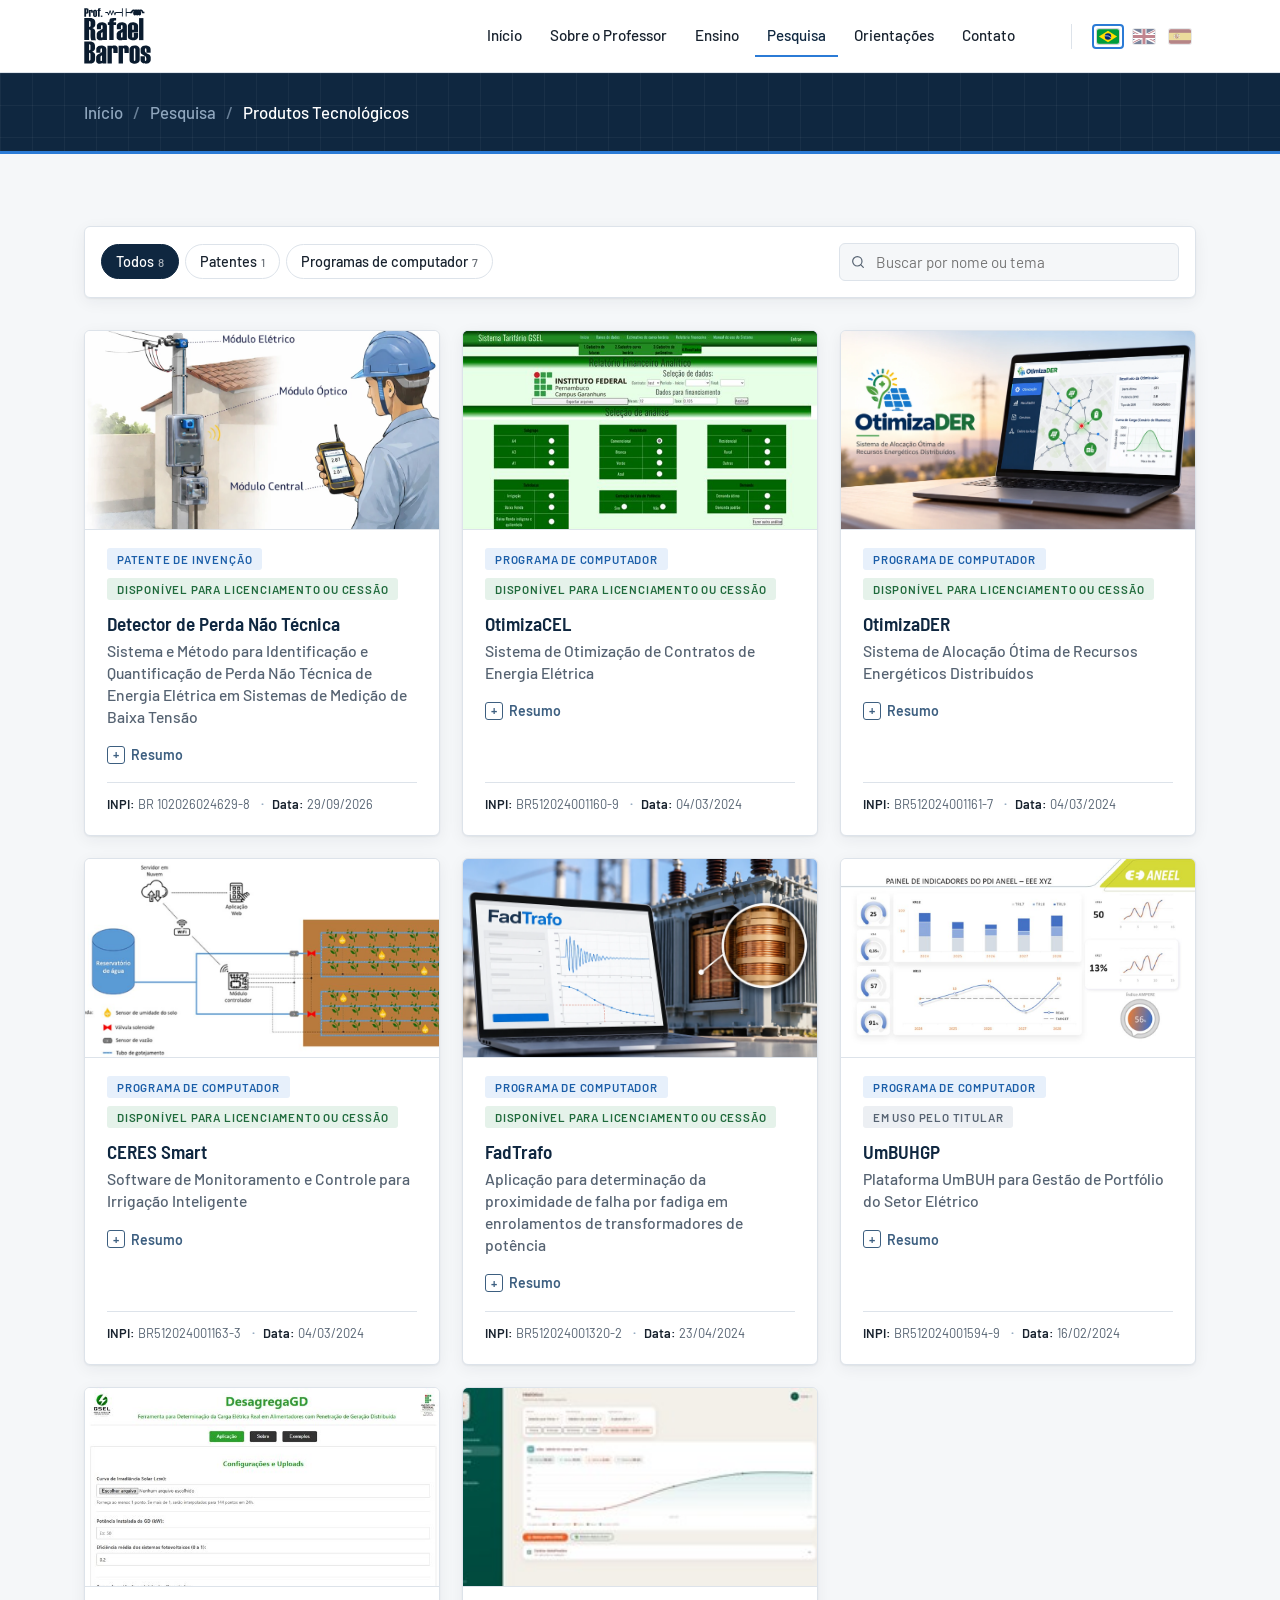
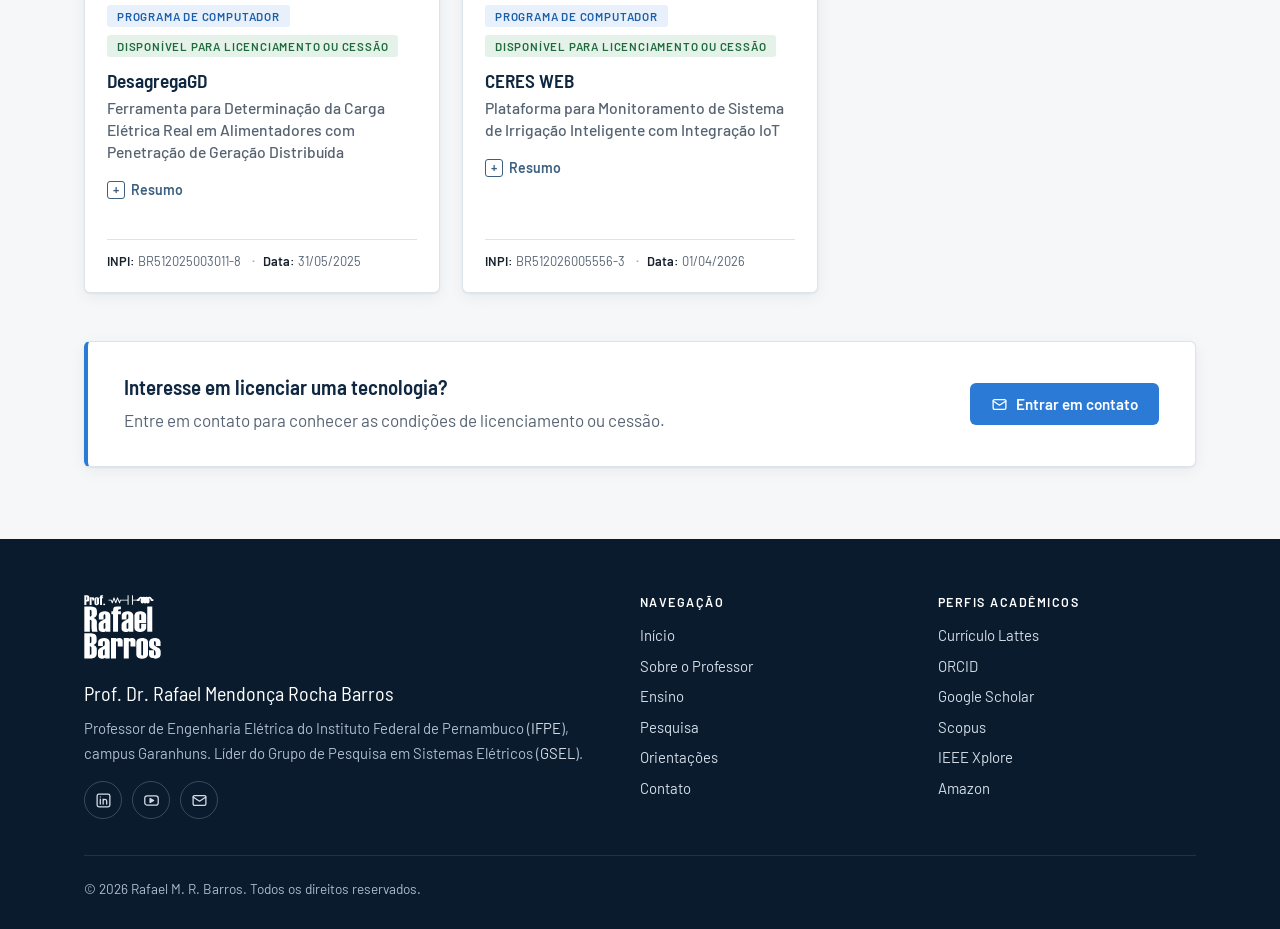
<file: produtos.html>
<!doctype html>
<html lang="pt-BR" data-lang="pt" data-title-en="Technology Products — Prof. Rafael Barros" data-title-es="Productos Tecnológicos — Prof. Rafael Barros">
<head>
<meta charset="utf-8">
<meta name="viewport" content="width=device-width, initial-scale=1">
<title>Produtos Tecnológicos — Prof. Rafael Barros</title>
<meta name="description" content="Programas de computador e patentes do Prof. Rafael Barros registrados no INPI.">
<link rel="canonical" href="https://prof-rafaelbarros.github.io/site/produtos.html">
<meta name="author" content="Rafael Mendonça Rocha Barros">
<meta property="og:type" content="website">
<meta property="og:site_name" content="Prof. Rafael Barros">
<meta property="og:locale" content="pt_BR">
<meta property="og:locale:alternate" content="en_US">
<meta property="og:locale:alternate" content="es_ES">
<meta property="og:title" content="Produtos Tecnológicos — Prof. Rafael Barros">
<meta property="og:description" content="Programas de computador e patentes do Prof. Rafael Barros registrados no INPI.">
<meta property="og:url" content="https://prof-rafaelbarros.github.io/site/produtos.html">
<meta property="og:image" content="https://prof-rafaelbarros.github.io/site/assets/img/og-image.jpg?v=2">
<meta property="og:image:width" content="1200">
<meta property="og:image:height" content="630">
<meta name="twitter:card" content="summary_large_image">
<meta name="twitter:title" content="Produtos Tecnológicos — Prof. Rafael Barros">
<meta name="twitter:description" content="Programas de computador e patentes do Prof. Rafael Barros registrados no INPI.">
<meta name="twitter:image" content="https://prof-rafaelbarros.github.io/site/assets/img/og-image.jpg?v=2">
<link rel="icon" href="assets/img/favicon.svg" type="image/svg+xml">
<link rel="alternate icon" href="assets/img/favicon.png" type="image/png">
<link rel="preconnect" href="https://fonts.googleapis.com">
<link rel="preconnect" href="https://fonts.gstatic.com" crossorigin>
<link href="https://fonts.googleapis.com/css2?family=Barlow:wght@400;500;600;700&family=Barlow+Semi+Condensed:wght@500;600;700&display=swap" rel="stylesheet">
<link rel="stylesheet" href="assets/css/style.css?v=202611172256">
</head>
<body data-page="produtos" data-parent="pesquisa">
<header class="site-header"><a class="skip-link" href="#conteudo"><span data-l="pt">Pular para o conteúdo</span><span data-l="en">Skip to content</span><span data-l="es">Saltar al contenido</span></a><div class="wrap"><a class="brand" href="index.html"><img class="brand-mark" src="assets/img/rb/Icon-menu.svg" alt="Prof. Rafael Barros" width="236" height="196"></a><button class="nav-toggle" type="button" aria-expanded="false" aria-controls="main-nav" aria-label="Menu"><svg class="" viewBox="0 0 24 24" fill="none" stroke="currentColor" stroke-width="1.8" stroke-linecap="round" stroke-linejoin="round" aria-hidden="true"><path d="M4 6h16M4 12h16M4 18h16"/></svg></button><nav class="main-nav" id="main-nav" aria-label="Principal"><ul><li class=""><a href="index.html"><span data-l="pt">Início</span><span data-l="en">Home</span><span data-l="es">Inicio</span></a></li><li class=""><a href="sobre.html"><span data-l="pt">Sobre o Professor</span><span data-l="en">About</span><span data-l="es">Sobre el Profesor</span></a></li><li class=""><a href="ensino.html"><span data-l="pt">Ensino</span><span data-l="en">Teaching</span><span data-l="es">Docencia</span></a></li><li class="active"><a href="pesquisa.html"><span data-l="pt">Pesquisa</span><span data-l="en">Research</span><span data-l="es">Investigación</span></a><ul class="sub"><li><a href="gsel.html">GSEL</a></li><li><a href="publicacoes.html"><span data-l="pt">Publicações</span><span data-l="en">Publications</span><span data-l="es">Publicaciones</span></a></li><li><a href="produtos.html" aria-current="page"><span data-l="pt">Produtos Tecnológicos</span><span data-l="en">Technology Products</span><span data-l="es">Productos Tecnológicos</span></a></li></ul></li><li class=""><a href="orientacoes.html"><span data-l="pt">Orientações</span><span data-l="en">Supervision</span><span data-l="es">Orientaciones</span></a></li><li class=""><a href="contato.html"><span data-l="pt">Contato</span><span data-l="en">Contact</span><span data-l="es">Contacto</span></a></li></ul></nav><div class="lang-switch" role="group" aria-label="Idioma / Language / Idioma"><button type="button" data-set-lang="pt" title="Português" aria-label="Português"><svg viewBox="0 0 30 20" aria-hidden="true"><rect width="30" height="20" fill="#009c3b"/><path d="M15 2.2 27.4 10 15 17.8 2.6 10z" fill="#ffdf00"/><circle cx="15" cy="10" r="4.4" fill="#002776"/><path d="M10.7 9.1a10 10 0 0 1 8.5 2.4" stroke="#fff" stroke-width=".9" fill="none"/></svg></button><button type="button" data-set-lang="en" title="English" aria-label="English"><svg viewBox="0 0 60 30" preserveAspectRatio="xMidYMid slice" aria-hidden="true"><clipPath id="uk-t"><path d="M30 15h30v15zv15H0zH0V0zV0h30z"/></clipPath><rect width="60" height="30" fill="#012169"/><path d="M0 0l60 30M60 0L0 30" stroke="#fff" stroke-width="6"/><path d="M0 0l60 30M60 0L0 30" clip-path="url(#uk-t)" stroke="#c8102e" stroke-width="4"/><path d="M30 0v30M0 15h60" stroke="#fff" stroke-width="10"/><path d="M30 0v30M0 15h60" stroke="#c8102e" stroke-width="6"/></svg></button><button type="button" data-set-lang="es" title="Español" aria-label="Español"><svg viewBox="0 0 750 500" aria-hidden="true"><rect width="750" height="500" fill="#aa151b"/><rect y="125" width="750" height="250" fill="#f1bf00"/><g fill="#e8e8e8" stroke="#8c6d1f" stroke-width="5"><rect x="168" y="196" width="26" height="118"/><rect x="336" y="196" width="26" height="118"/></g><g fill="#c8b100"><rect x="160" y="182" width="42" height="16"/><rect x="328" y="182" width="42" height="16"/><rect x="160" y="312" width="42" height="16"/><rect x="328" y="312" width="42" height="16"/></g><g fill="#aa151b"><rect x="168" y="240" width="26" height="12"/><rect x="336" y="240" width="26" height="12"/></g><path d="M222 172l8-32 22 18 13-28 13 28 22-18 8 32z" fill="#c8b100" stroke="#8c6d1f" stroke-width="4"/><path d="M215 178h100v92a50 50 0 0 1-100 0z" fill="#aa151b" stroke="#8c6d1f" stroke-width="5"/><path d="M265 180h48v68h-48z" fill="#f0f0f0"/><path d="M217 248h48v52a48 48 0 0 1-48-30z" fill="#f1bf00"/><path d="M227 248h8v62h-8zM245 248h8v66h-8z" fill="#aa151b"/><rect x="230" y="196" width="22" height="30" fill="#f1bf00"/><circle cx="289" cy="212" r="12" fill="#aa151b"/><circle cx="265" cy="302" r="10" fill="#e88a9f"/><circle cx="265" cy="225" r="13" fill="#005bbf" stroke="#c8b100" stroke-width="4"/></svg></button></div></div></header>

<main id="conteudo">
  <section class="page-head">
    <div class="wrap">
      <nav class="breadcrumb" aria-label="breadcrumb"><a href="index.html"><span data-l="pt">Início</span><span data-l="en">Home</span><span data-l="es">Inicio</span></a><span class="sep">/</span><a href="pesquisa.html"><span data-l="pt">Pesquisa</span><span data-l="en">Research</span><span data-l="es">Investigación</span></a><span class="sep">/</span><span data-l="pt">Produtos Tecnológicos</span><span data-l="en">Technology Products</span><span data-l="es">Productos Tecnológicos</span></nav>
      <h1 class="sr-only"><span data-l="pt">Produtos Tecnológicos</span><span data-l="en">Technology Products</span><span data-l="es">Productos Tecnológicos</span></h1>
    </div>
  </section>

  <section class="section">
    <div class="wrap">
      <div class="pub-toolbar">
        <div class="filters" role="group" aria-label="Filtro">
          <button type="button" data-pfilter="all" aria-pressed="true"><span data-l="pt">Todos</span><span data-l="en">All</span><span data-l="es">Todos</span><span class="n">8</span></button>
          <button type="button" data-pfilter="patent" aria-pressed="false"><span data-l="pt">Patentes</span><span data-l="en">Patents</span><span data-l="es">Patentes</span><span class="n">1</span></button>
          <button type="button" data-pfilter="software" aria-pressed="false"><span data-l="pt">Programas de computador</span><span data-l="en">Software</span><span data-l="es">Programas de computadora</span><span class="n">7</span></button>
        </div>
        <label class="search">
          <i data-icon="search"></i>
          <input type="search" id="prod-search" placeholder="Buscar por nome ou tema" data-ph-pt="Buscar por nome ou tema" data-ph-en="Search by name or topic" data-ph-es="Buscar por nombre o tema" aria-label="Buscar">
        </label>
      </div>

      <div class="product-grid" id="prod-list">

      <!-- Patente PNT -->
      <article class="product" data-type="patent">
        <div class="product-media"><img src="assets/img/produtos/patente-pnt.webp" alt="" loading="lazy"></div>
        <div class="product-body">
          <div class="product-tags"><span class="ptype"><span data-l="pt">Patente de Invenção</span><span data-l="en">Invention Patent</span><span data-l="es">Patente de Invención</span></span><span class="avail"><span data-l="pt">Disponível para Licenciamento ou Cessão</span><span data-l="en">Available for Licensing or Assignment</span><span data-l="es">Disponible para Licenciamiento o Cesión</span></span></div>
          <h3><span data-l="pt">Detector de Perda Não Técnica</span><span data-l="en">Non-Technical Loss Detector</span><span data-l="es">Detector de Pérdidas No Técnicas</span> <span class="psub"><span data-l="pt">Sistema e Método para Identificação e Quantificação de Perda Não Técnica de Energia Elétrica em Sistemas de Medição de Baixa Tensão</span><span data-l="en">System and Method for Identifying and Quantifying Non-Technical Electricity Losses in Low-Voltage Metering Systems</span><span data-l="es">Sistema y Método para la Identificación y Cuantificación de Pérdidas No Técnicas de Energía Eléctrica en Sistemas de Medición de Baja Tensión</span></span></h3>
          <details class="psummary"><summary><span data-l="pt">Resumo</span><span data-l="en">Summary</span><span data-l="es">Resumen</span></summary>
          <p data-l="pt">Sistema portátil para identificar e quantificar a perda não técnica de energia em unidades consumidoras de baixa tensão. Módulos de medição elétrica instalados no ramal de ligação, antes do padrão de entrada, e um módulo de leitura óptica acoplado ao medidor comparam, sob a carga real do consumidor, a energia que passa pelo ramal com a energia registrada pelo medidor. Assim, a energia desviada é detectada e quantificada com nível de confiança declarado, independentemente do tipo de irregularidade.</p>
          <p data-l="en">Portable system to identify and quantify non-technical energy losses at low-voltage consumer units. Electrical measurement modules installed on the service drop, upstream of the meter box, and an optical reading module attached to the meter compare, under the consumer's real load, the energy flowing through the service drop with the energy registered by the meter. Diverted energy is thus detected and quantified with a stated confidence level, regardless of the type of irregularity.</p>
          <p data-l="es">Sistema portátil para identificar y cuantificar las pérdidas no técnicas de energía en unidades consumidoras de baja tensión. Módulos de medición eléctrica instalados en la acometida, antes del tablero de medición, y un módulo de lectura óptica acoplado al medidor comparan, bajo la carga real del consumidor, la energía que pasa por la acometida con la energía registrada por el medidor. Así, la energía desviada se detecta y cuantifica con un nivel de confianza declarado, independientemente del tipo de irregularidad.</p>
          <ul class="features" data-l="pt"><li>Medição a montante do padrão de entrada, sem carga artificial</li><li>Leitura óptica do medidor e comunicação por radiofrequência</li><li>Limiar de decisão baseado na incerteza da cadeia de medição</li><li>Operação desassistida como registrador em medição fiscalizadora</li></ul>
          <ul class="features" data-l="en"><li>Measurement upstream of the meter box, with no artificial load</li><li>Optical meter reading and radio-frequency communication</li><li>Decision threshold based on measurement chain uncertainty</li><li>Unattended operation as a recorder for inspection metering</li></ul>
          <ul class="features" data-l="es"><li>Medición antes del tablero, sin carga artificial</li><li>Lectura óptica del medidor y comunicación por radiofrecuencia</li><li>Umbral de decisión basado en la incertidumbre de la cadena de medición</li><li>Operación desatendida como registrador en medición de fiscalización</li></ul>
          </details>
          <dl class="pmeta">
            <div><dt>INPI</dt><dd>BR 102026024629-8</dd></div>
            <div><dt><span data-l="pt">Data</span><span data-l="en">Date</span><span data-l="es">Fecha</span></dt><dd>29/09/2026</dd></div>
          </dl>
        </div>
      </article>

      <!-- OtimizaCEL -->
      <article class="product" data-type="software">
        <div class="product-media"><img class="top" src="assets/img/produtos/otimizacel.jpg" alt="" loading="lazy"></div>
        <div class="product-body">
          <div class="product-tags"><span class="ptype"><span data-l="pt">Programa de Computador</span><span data-l="en">Software</span><span data-l="es">Programa de Computadora</span></span><span class="avail"><span data-l="pt">Disponível para Licenciamento ou Cessão</span><span data-l="en">Available for Licensing or Assignment</span><span data-l="es">Disponible para Licenciamiento o Cesión</span></span></div>
          <h3>OtimizaCEL <span class="psub"><span data-l="pt">Sistema de Otimização de Contratos de Energia Elétrica</span><span data-l="en">Electricity Contract Optimization System</span><span data-l="es">Sistema de Optimización de Contratos de Energía Eléctrica</span></span></h3>
          <details class="psummary"><summary><span data-l="pt">Resumo</span><span data-l="en">Summary</span><span data-l="es">Resumen</span></summary>
          <p data-l="pt">Sistema que determina a modalidade de contrato de fornecimento de energia elétrica mais vantajosa para cada consumidor. A partir do histórico de faturamento, simula todas as modalidades possíveis, calcula a economia e os custos de adaptação, e indica a opção de melhor retorno financeiro, detalhando os cálculos, o investimento necessário e o retorno projetado para os próximos 12 meses.</p>
          <p data-l="en">System that determines the most advantageous electricity supply contract option for each consumer. Based on the billing history, it simulates all possible options, calculates savings and adaptation costs, and indicates the option with the best financial return, detailing the calculations, the required investment and the projected return for the next 12 months.</p>
          <p data-l="es">Sistema que determina la modalidad de contrato de suministro de energía eléctrica más ventajosa para cada consumidor. A partir del historial de facturación, simula todas las modalidades posibles, calcula el ahorro y los costos de adaptación, e indica la opción de mejor retorno financiero, detallando los cálculos, la inversión necesaria y el retorno proyectado para los próximos 12 meses.</p>
          <ul class="features" data-l="pt"><li>Análise do histórico de faturamento do consumidor</li><li>Simulação de todas as modalidades de contrato</li><li>Cálculo de economia, investimento e retorno em 12 meses</li><li>Automação de análises de adequação tarifária</li></ul>
          <ul class="features" data-l="en"><li>Analysis of the consumer's billing history</li><li>Simulation of all contract options</li><li>Calculation of savings, investment and 12-month return</li><li>Automation of tariff adequacy analyses</li></ul>
          <ul class="features" data-l="es"><li>Análisis del historial de facturación del consumidor</li><li>Simulación de todas las modalidades de contrato</li><li>Cálculo de ahorro, inversión y retorno en 12 meses</li><li>Automatización de análisis de adecuación tarifaria</li></ul>
          </details>
          <dl class="pmeta">
            <div><dt>INPI</dt><dd>BR512024001160-9</dd></div>
            <div><dt><span data-l="pt">Data</span><span data-l="en">Date</span><span data-l="es">Fecha</span></dt><dd>04/03/2024</dd></div>
          </dl>
        </div>
      </article>

      <!-- OtimizaDER -->
      <article class="product" data-type="software">
        <div class="product-media"><img src="assets/img/produtos/otimizader.webp" alt="" loading="lazy"></div>
        <div class="product-body">
          <div class="product-tags"><span class="ptype"><span data-l="pt">Programa de Computador</span><span data-l="en">Software</span><span data-l="es">Programa de Computadora</span></span><span class="avail"><span data-l="pt">Disponível para Licenciamento ou Cessão</span><span data-l="en">Available for Licensing or Assignment</span><span data-l="es">Disponible para Licenciamiento o Cesión</span></span></div>
          <h3>OtimizaDER <span class="psub"><span data-l="pt">Sistema de Alocação Ótima de Recursos Energéticos Distribuídos</span><span data-l="en">Optimal Allocation System for Distributed Energy Resources</span><span data-l="es">Sistema de Asignación Óptima de Recursos Energéticos Distribuidos</span></span></h3>
          <details class="psummary"><summary><span data-l="pt">Resumo</span><span data-l="en">Summary</span><span data-l="es">Resumen</span></summary>
          <p data-l="pt">Sistema que determina o local e a potência ótimos para instalar recursos energéticos distribuídos em redes de distribuição, considerando a continuidade do fornecimento e as perdas de energia. Em caso de ilhamento, busca atender o maior número de consumidores com tensão adequada; em operação normal, evita a degradação da tensão e reduz as perdas. Apoia o planejamento de distribuidoras, a decisão de investidores em geração e estudos regulatórios.</p>
          <p data-l="en">System that determines the optimal location and power rating for installing distributed energy resources in distribution networks, considering supply continuity and energy losses. During islanding, it seeks to supply as many consumers as possible at adequate voltage; in normal operation, it avoids voltage degradation and reduces losses. It supports utility planning, generation investors' decisions and regulatory studies.</p>
          <p data-l="es">Sistema que determina la ubicación y la potencia óptimas para instalar recursos energéticos distribuidos en redes de distribución, considerando la continuidad del suministro y las pérdidas de energía. En caso de operación en isla, busca atender al mayor número de consumidores con tensión adecuada; en operación normal, evita la degradación de la tensión y reduce las pérdidas. Apoya la planificación de distribuidoras, la decisión de inversionistas en generación y estudios regulatorios.</p>
          <ul class="features" data-l="pt"><li>Otimização por algoritmos genéticos</li><li>Indicação da barra e da potência ótimas</li><li>Máximo atendimento de cargas em ilhamento</li><li>Redução de perdas sem degradar a tensão</li></ul>
          <ul class="features" data-l="en"><li>Optimization with genetic algorithms</li><li>Indication of the optimal bus and power rating</li><li>Maximum load supply during islanding</li><li>Loss reduction without voltage degradation</li></ul>
          <ul class="features" data-l="es"><li>Optimización mediante algoritmos genéticos</li><li>Indicación de la barra y la potencia óptimas</li><li>Máxima atención de cargas en operación en isla</li><li>Reducción de pérdidas sin degradar la tensión</li></ul>
          </details>
          <dl class="pmeta">
            <div><dt>INPI</dt><dd>BR512024001161-7</dd></div>
            <div><dt><span data-l="pt">Data</span><span data-l="en">Date</span><span data-l="es">Fecha</span></dt><dd>04/03/2024</dd></div>
          </dl>
        </div>
      </article>

      <!-- CERES Smart -->
      <article class="product" data-type="software">
        <div class="product-media light"><img src="assets/img/produtos/ceres-smart.jpg" alt="" loading="lazy"></div>
        <div class="product-body">
          <div class="product-tags"><span class="ptype"><span data-l="pt">Programa de Computador</span><span data-l="en">Software</span><span data-l="es">Programa de Computadora</span></span><span class="avail"><span data-l="pt">Disponível para Licenciamento ou Cessão</span><span data-l="en">Available for Licensing or Assignment</span><span data-l="es">Disponible para Licenciamiento o Cesión</span></span></div>
          <h3>CERES Smart <span class="psub"><span data-l="pt">Software de Monitoramento e Controle para Irrigação Inteligente</span><span data-l="en">Monitoring and Control Software for Smart Irrigation</span><span data-l="es">Software de Monitoreo y Control para Riego Inteligente</span></span></h3>
          <details class="psummary"><summary><span data-l="pt">Resumo</span><span data-l="en">Summary</span><span data-l="es">Resumen</span></summary>
          <p data-l="pt">Software de baixo custo para irrigação inteligente por gotejamento, desenvolvido para mitigar a escassez hídrica enfrentada por pequenos produtores rurais. Um módulo controlador lê sensores de umidade do solo e de vazão e aciona válvulas solenoides em cada linha de irrigação, aplicando água apenas quando necessário, com os dados enviados por WiFi a um servidor em nuvem e acompanhados por uma aplicação web.</p>
          <p data-l="en">Low-cost software for smart drip irrigation, developed to mitigate the water scarcity faced by small rural producers. A controller module reads soil moisture and flow sensors and actuates solenoid valves on each irrigation line, applying water only when needed, with data sent over WiFi to a cloud server and monitored through a web application.</p>
          <p data-l="es">Software de bajo costo para riego inteligente por goteo, desarrollado para mitigar la escasez hídrica que enfrentan los pequeños productores rurales. Un módulo controlador lee sensores de humedad del suelo y de caudal y acciona válvulas solenoides en cada línea de riego, aplicando agua solo cuando es necesario, con los datos enviados por WiFi a un servidor en la nube y acompañados mediante una aplicación web.</p>
          <ul class="features" data-l="pt"><li>Sensores de umidade do solo e de vazão</li><li>Acionamento de válvulas solenoides por linha</li><li>Irrigação por gotejamento sob demanda</li><li>Integração IoT com servidor em nuvem e aplicação web</li></ul>
          <ul class="features" data-l="en"><li>Soil moisture and flow sensors</li><li>Solenoid valve actuation per line</li><li>On-demand drip irrigation</li><li>IoT integration with cloud server and web application</li></ul>
          <ul class="features" data-l="es"><li>Sensores de humedad del suelo y de caudal</li><li>Accionamiento de válvulas solenoides por línea</li><li>Riego por goteo bajo demanda</li><li>Integración IoT con servidor en la nube y aplicación web</li></ul>
          </details>
          <dl class="pmeta">
            <div><dt>INPI</dt><dd>BR512024001163-3</dd></div>
            <div><dt><span data-l="pt">Data</span><span data-l="en">Date</span><span data-l="es">Fecha</span></dt><dd>04/03/2024</dd></div>
          </dl>
        </div>
      </article>

      <!-- FadTrafo -->
      <article class="product" data-type="software">
        <div class="product-media"><img src="assets/img/produtos/fadtrafo.webp" alt="" loading="lazy"></div>
        <div class="product-body">
          <div class="product-tags"><span class="ptype"><span data-l="pt">Programa de Computador</span><span data-l="en">Software</span><span data-l="es">Programa de Computadora</span></span><span class="avail"><span data-l="pt">Disponível para Licenciamento ou Cessão</span><span data-l="en">Available for Licensing or Assignment</span><span data-l="es">Disponible para Licenciamiento o Cesión</span></span></div>
          <h3>FadTrafo <span class="psub"><span data-l="pt">Aplicação para determinação da proximidade de falha por fadiga em enrolamentos de transformadores de potência</span><span data-l="en">Application to determine the proximity of fatigue failure in power transformer windings</span><span data-l="es">Aplicación para determinar la proximidad de falla por fatiga en devanados de transformadores de potencia</span></span></h3>
          <details class="psummary"><summary><span data-l="pt">Resumo</span><span data-l="en">Summary</span><span data-l="es">Resumen</span></summary>
          <p data-l="pt">Aplicação que estima a proximidade de falha por fadiga em enrolamentos de transformadores de potência pelo Método do Dano Cumulativo (Palmgren-Miner). A partir dos dados geométricos e mecânicos do enrolamento e da curva de tensão de Von Mises do ciclo de trabalho, determina o estresse crítico e o número de ciclos restantes até o fim da vida útil. Pode ser usada por fabricantes na etapa de projeto e por empresas do setor para estimar a vida útil remanescente de equipamentos em operação.</p>
          <p data-l="en">Application that estimates the proximity of fatigue failure in power transformer windings using the Cumulative Damage Method (Palmgren-Miner). From the winding's geometric and mechanical data and the Von Mises stress curve of its duty cycle, it determines the critical stress and the number of cycles remaining until end of life. It can be used by manufacturers at the design stage and by utilities to estimate the remaining life of equipment in service.</p>
          <p data-l="es">Aplicación que estima la proximidad de falla por fatiga en devanados de transformadores de potencia mediante el Método del Daño Acumulado (Palmgren-Miner). A partir de los datos geométricos y mecánicos del devanado y de la curva de tensión de Von Mises de su ciclo de trabajo, determina el esfuerzo crítico y el número de ciclos restantes hasta el fin de la vida útil. Puede ser utilizada por fabricantes en la etapa de diseño y por empresas del sector para estimar la vida útil remanente de equipos en operación.</p>
          <ul class="features" data-l="pt"><li>Dados de material incluídos para enrolamentos de cobre</li><li>Cálculo do estresse crítico do enrolamento</li><li>Regra de Palmgren-Miner para redução de 1% a 100% da vida útil</li><li>Resultados gráficos e numéricos de ciclos restantes</li></ul>
          <ul class="features" data-l="en"><li>Built-in material data for copper windings</li><li>Calculation of the winding's critical stress</li><li>Palmgren-Miner rule for 1% to 100% life reduction</li><li>Graphical and numerical results for remaining cycles</li></ul>
          <ul class="features" data-l="es"><li>Datos de material incluidos para devanados de cobre</li><li>Cálculo del esfuerzo crítico del devanado</li><li>Regla de Palmgren-Miner para reducción del 1% al 100% de la vida útil</li><li>Resultados gráficos y numéricos de ciclos restantes</li></ul>
          </details>
          <dl class="pmeta">
            <div><dt>INPI</dt><dd>BR512024001320-2</dd></div>
            <div><dt><span data-l="pt">Data</span><span data-l="en">Date</span><span data-l="es">Fecha</span></dt><dd>23/04/2024</dd></div>
          </dl>
        </div>
      </article>

      <!-- UmBUHGP -->
      <article class="product" data-type="software">
        <div class="product-media light"><img src="assets/img/produtos/umbuhgp.jpg" alt="" loading="lazy"></div>
        <div class="product-body">
          <div class="product-tags"><span class="ptype"><span data-l="pt">Programa de Computador</span><span data-l="en">Software</span><span data-l="es">Programa de Computadora</span></span><span class="inuse"><span data-l="pt">Em uso pelo titular</span><span data-l="en">In use by the holder</span><span data-l="es">En uso por el titular</span></span></div>
          <h3>UmBUHGP <span class="psub"><span data-l="pt">Plataforma UmBUH para Gestão de Portfólio do Setor Elétrico</span><span data-l="en">UmBUH Platform for Power Sector Portfolio Management</span><span data-l="es">Plataforma UmBUH para Gestión de Portafolio del Sector Eléctrico</span></span></h3>
          <details class="psummary"><summary><span data-l="pt">Resumo</span><span data-l="en">Summary</span><span data-l="es">Resumen</span></summary>
          <p data-l="pt">Plataforma de apoio à gestão do portfólio de projetos de Pesquisa, Desenvolvimento e Inovação executados por empresas do setor elétrico no âmbito da regulação da ANEEL. Calcula automaticamente e apresenta em painéis os indicadores do programa, avalia a maturidade tecnológica dos produtos e gera relatórios consolidados, podendo ser utilizada por qualquer empresa que execute projetos de PDI regulados.</p>
          <p data-l="en">Platform that supports the management of the Research, Development and Innovation project portfolio carried out by power sector companies under ANEEL regulation. It automatically calculates and displays the program's indicators in dashboards, assesses the technological maturity of products and generates consolidated reports, and can be used by any company running regulated R&amp;D&amp;I projects.</p>
          <p data-l="es">Plataforma de apoyo a la gestión del portafolio de proyectos de Investigación, Desarrollo e Innovación ejecutados por empresas del sector eléctrico en el marco de la regulación de la ANEEL. Calcula automáticamente y presenta en paneles los indicadores del programa, evalúa la madurez tecnológica de los productos y genera informes consolidados, pudiendo ser utilizada por cualquier empresa que ejecute proyectos de I+D+i regulados.</p>
          <ul class="features" data-l="pt"><li>Painéis com os indicadores-chave da REN ANEEL 1.074/2023</li><li>Índice AMPERE e percentual de reconhecimento do investimento</li><li>Avaliação da maturidade tecnológica conforme o Guia ANEEL</li><li>Geração e exportação de relatórios do portfólio</li></ul>
          <ul class="features" data-l="en"><li>Dashboards with the key results of ANEEL Resolution 1,074/2023</li><li>AMPERE index and investment recognition percentage</li><li>Technology maturity assessment following the ANEEL Guide</li><li>Generation and export of portfolio reports</li></ul>
          <ul class="features" data-l="es"><li>Paneles con los indicadores clave de la REN ANEEL 1.074/2023</li><li>Índice AMPERE y porcentaje de reconocimiento de la inversión</li><li>Evaluación de la madurez tecnológica según la Guía ANEEL</li><li>Generación y exportación de informes del portafolio</li></ul>
          </details>
          <dl class="pmeta">
            <div><dt>INPI</dt><dd>BR512024001594-9</dd></div>
            <div><dt><span data-l="pt">Data</span><span data-l="en">Date</span><span data-l="es">Fecha</span></dt><dd>16/02/2024</dd></div>
          </dl>
        </div>
      </article>

      <!-- DesagregaGD -->
      <article class="product" data-type="software">
        <div class="product-media light"><img class="top" src="assets/img/produtos/desagregagd.jpg" alt="" loading="lazy"></div>
        <div class="product-body">
          <div class="product-tags"><span class="ptype"><span data-l="pt">Programa de Computador</span><span data-l="en">Software</span><span data-l="es">Programa de Computadora</span></span><span class="avail"><span data-l="pt">Disponível para Licenciamento ou Cessão</span><span data-l="en">Available for Licensing or Assignment</span><span data-l="es">Disponible para Licenciamiento o Cesión</span></span></div>
          <h3>DesagregaGD <span class="psub"><span data-l="pt">Ferramenta para Determinação da Carga Elétrica Real em Alimentadores com Penetração de Geração Distribuída</span><span data-l="en">Tool to Determine the Real Electrical Load in Feeders with Distributed Generation</span><span data-l="es">Herramienta para Determinar la Carga Eléctrica Real en Alimentadores con Generación Distribuida</span></span></h3>
          <details class="psummary"><summary><span data-l="pt">Resumo</span><span data-l="en">Summary</span><span data-l="es">Resumen</span></summary>
          <p data-l="pt">Aplicação web que estima a curva de carga real em alimentadores de distribuição com geração distribuída fotovoltaica. A partir da medição na saída do alimentador, da potência instalada de geração distribuída e da curva de irradiância, separa a carga real da geração local que a “mascara” e apresenta análises gráficas e métricas do impacto da geração por fase e no total do sistema.</p>
          <p data-l="en">Web application that estimates the real load curve in distribution feeders with photovoltaic distributed generation. From the feeder output measurement, the installed distributed generation capacity and the irradiance curve, it separates the real load from the local generation that “masks” it, and presents graphical analyses and metrics of the generation impact per phase and for the whole system.</p>
          <p data-l="es">Aplicación web que estima la curva de carga real en alimentadores de distribución con generación distribuida fotovoltaica. A partir de la medición a la salida del alimentador, la potencia instalada de generación distribuida y la curva de irradiancia, separa la carga real de la generación local que la “enmascara” y presenta análisis gráficos y métricas del impacto de la generación por fase y en el total del sistema.</p>
          <ul class="features" data-l="pt"><li>Curvas de carga real e mascarada, total e por fase</li><li>Energia gerada, geração máxima e coeficiente R²</li><li>Gráficos interativos e exportação em CSV</li><li>Apoio ao planejamento de redes com alta penetração de GD</li></ul>
          <ul class="features" data-l="en"><li>Real and masked load curves, total and per phase</li><li>Generated energy, peak generation and R² coefficient</li><li>Interactive charts and CSV export</li><li>Support for planning grids with high DG penetration</li></ul>
          <ul class="features" data-l="es"><li>Curvas de carga real y enmascarada, total y por fase</li><li>Energía generada, generación máxima y coeficiente R²</li><li>Gráficos interactivos y exportación en CSV</li><li>Apoyo a la planificación de redes con alta penetración de GD</li></ul>
          </details>
          <dl class="pmeta">
            <div><dt>INPI</dt><dd>BR512025003011-8</dd></div>
            <div><dt><span data-l="pt">Data</span><span data-l="en">Date</span><span data-l="es">Fecha</span></dt><dd>31/05/2025</dd></div>
          </dl>
        </div>
      </article>

      <!-- CERES WEB -->
      <article class="product" data-type="software">
        <div class="product-media light"><img src="assets/img/produtos/ceres-web.jpg" alt="" loading="lazy"></div>
        <div class="product-body">
          <div class="product-tags"><span class="ptype"><span data-l="pt">Programa de Computador</span><span data-l="en">Software</span><span data-l="es">Programa de Computadora</span></span><span class="avail"><span data-l="pt">Disponível para Licenciamento ou Cessão</span><span data-l="en">Available for Licensing or Assignment</span><span data-l="es">Disponible para Licenciamiento o Cesión</span></span></div>
          <h3>CERES WEB <span class="psub"><span data-l="pt">Plataforma para Monitoramento de Sistema de Irrigação Inteligente com Integração IoT</span><span data-l="en">Monitoring Platform for Smart Irrigation Systems with IoT Integration</span><span data-l="es">Plataforma de Monitoreo de Sistemas de Riego Inteligente con Integración IoT</span></span></h3>
          <details class="psummary"><summary><span data-l="pt">Resumo</span><span data-l="en">Summary</span><span data-l="es">Resumen</span></summary>
          <p data-l="pt">Plataforma de monitoramento e controle de irrigação inteligente integrada à Internet das Coisas. Módulos instalados em campo ou em estufa medem a umidade do solo por linha de irrigação, acionam as válvulas e enviam os dados à nuvem; um aplicativo para celular, web e desktop permite acompanhar as leituras em tempo real, consultar o histórico e controlar as válvulas de forma manual ou automática.</p>
          <p data-l="en">Smart irrigation monitoring and control platform integrated with the Internet of Things. Modules installed in the field or in greenhouses measure soil moisture per irrigation line, actuate the valves and send the data to the cloud; an app for mobile, web and desktop lets users follow readings in real time, browse the history and control the valves manually or automatically.</p>
          <p data-l="es">Plataforma de monitoreo y control de riego inteligente integrada al Internet de las Cosas. Módulos instalados en campo o en invernadero miden la humedad del suelo por línea de riego, accionan las válvulas y envían los datos a la nube; una aplicación para celular, web y escritorio permite acompañar las lecturas en tiempo real, consultar el historial y controlar las válvulas de forma manual o automática.</p>
          <ul class="features" data-l="pt"><li>Leituras de umidade do solo em tempo real e histórico</li><li>Controle manual ou automatizado das válvulas</li><li>Cadastro automático (plug-and-play) de novos módulos</li><li>Perfis de administrador, técnico de campo e agricultor</li></ul>
          <ul class="features" data-l="en"><li>Real-time and historical soil moisture readings</li><li>Manual or automated valve control</li><li>Automatic (plug-and-play) onboarding of new modules</li><li>Administrator, field technician and farmer profiles</li></ul>
          <ul class="features" data-l="es"><li>Lecturas de humedad del suelo en tiempo real e historial</li><li>Control manual o automatizado de las válvulas</li><li>Registro automático (plug-and-play) de nuevos módulos</li><li>Perfiles de administrador, técnico de campo y agricultor</li></ul>
          </details>
          <dl class="pmeta">
            <div><dt>INPI</dt><dd>BR512026005556-3</dd></div>
            <div><dt><span data-l="pt">Data</span><span data-l="en">Date</span><span data-l="es">Fecha</span></dt><dd>01/04/2026</dd></div>
          </dl>
        </div>
      </article>

      </div>
      <p class="empty" id="prod-empty" hidden><span data-l="pt">Nenhum produto encontrado para esta busca.</span><span data-l="en">No products match this search.</span><span data-l="es">No se encontraron productos para esta búsqueda.</span></p>

      <div class="cta" style="margin-top:48px">
        <div>
          <h2><span data-l="pt">Interesse em licenciar uma tecnologia?</span><span data-l="en">Interested in licensing a technology?</span><span data-l="es">¿Interés en licenciar una tecnología?</span></h2>
          <p><span data-l="pt">Entre em contato para conhecer as condições de licenciamento ou cessão.</span><span data-l="en">Get in touch to learn about licensing or assignment terms.</span><span data-l="es">Póngase en contacto para conocer las condiciones de licenciamiento o cesión.</span></p>
        </div>
        <a class="btn btn-primary" href="contato.html"><i data-icon="mail"></i> <span data-l="pt">Entrar em contato</span><span data-l="en">Contact</span><span data-l="es">Contactar</span></a>
      </div>
    </div>
  </section>
</main>

<footer class="site-footer"><div class="wrap"><div class="footer-grid"><div><img class="footer-logo" src="assets/img/rb/Icon-white.svg" alt="Prof. Rafael Barros" width="236" height="196"><span class="fname">Prof. Dr. Rafael Mendonça Rocha Barros</span><p><span data-l="pt">Professor de Engenharia Elétrica do Instituto Federal de Pernambuco (<a href="https://portal.ifpe.edu.br/" target="_blank" rel="noopener">IFPE</a>), campus Garanhuns. Líder do Grupo de Pesquisa em Sistemas Elétricos (<a href="https://gsel-ifpe.github.io/site/" target="_blank" rel="noopener">GSEL</a>).</span><span data-l="en">Professor of Electrical Engineering at the Federal Institute of Pernambuco (<a href="https://portal.ifpe.edu.br/" target="_blank" rel="noopener">IFPE</a>), Garanhuns campus. Leader of the Electrical Systems Research Group (<a href="https://gsel-ifpe.github.io/site/" target="_blank" rel="noopener">GSEL</a>).</span><span data-l="es">Profesor de Ingeniería Eléctrica del Instituto Federal de Pernambuco (<a href="https://portal.ifpe.edu.br/" target="_blank" rel="noopener">IFPE</a>), campus Garanhuns. Líder del Grupo de Investigación en Sistemas Eléctricos (<a href="https://gsel-ifpe.github.io/site/" target="_blank" rel="noopener">GSEL</a>).</span></p><div class="social"><a href="https://www.linkedin.com/in/rafaelmrbarros/" target="_blank" rel="noopener" aria-label="LinkedIn"><svg class="" viewBox="0 0 24 24" fill="none" stroke="currentColor" stroke-width="1.8" stroke-linecap="round" stroke-linejoin="round" aria-hidden="true"><rect x="3" y="3" width="18" height="18" rx="2.5"/><path d="M7.5 10v7M7.5 7v.01M11.5 17v-4a2.5 2.5 0 0 1 5 0v4M11.5 10v7"/></svg></a><a href="https://www.youtube.com/rafaelmrbarros" target="_blank" rel="noopener" aria-label="YouTube"><svg class="" viewBox="0 0 24 24" fill="none" stroke="currentColor" stroke-width="1.8" stroke-linecap="round" stroke-linejoin="round" aria-hidden="true"><rect x="2.5" y="5.5" width="19" height="13" rx="3.5"/><path d="M10 9.2v5.6l5-2.8z" fill="currentColor"/></svg></a><a href="mailto:rafael.barros@garanhuns.ifpe.edu.br" aria-label="E-mail"><svg class="" viewBox="0 0 24 24" fill="none" stroke="currentColor" stroke-width="1.8" stroke-linecap="round" stroke-linejoin="round" aria-hidden="true"><rect x="3" y="5" width="18" height="14" rx="2"/><path d="M3 7l9 6 9-6"/></svg></a></div></div><div><h4><span data-l="pt">Navegação</span><span data-l="en">Navigation</span><span data-l="es">Navegación</span></h4><ul><li><a href="index.html"><span data-l="pt">Início</span><span data-l="en">Home</span><span data-l="es">Inicio</span></a></li><li><a href="sobre.html"><span data-l="pt">Sobre o Professor</span><span data-l="en">About</span><span data-l="es">Sobre el Profesor</span></a></li><li><a href="ensino.html"><span data-l="pt">Ensino</span><span data-l="en">Teaching</span><span data-l="es">Docencia</span></a></li><li><a href="pesquisa.html"><span data-l="pt">Pesquisa</span><span data-l="en">Research</span><span data-l="es">Investigación</span></a></li><li><a href="orientacoes.html"><span data-l="pt">Orientações</span><span data-l="en">Supervision</span><span data-l="es">Orientaciones</span></a></li><li><a href="contato.html"><span data-l="pt">Contato</span><span data-l="en">Contact</span><span data-l="es">Contacto</span></a></li></ul></div><div><h4><span data-l="pt">Perfis acadêmicos</span><span data-l="en">Academic profiles</span><span data-l="es">Perfiles académicos</span></h4><ul><li><a href="http://lattes.cnpq.br/6066634529532605" target="_blank" rel="noopener">Currículo Lattes</a></li><li><a href="https://orcid.org/0000-0002-7243-9640" target="_blank" rel="noopener">ORCID</a></li><li><a href="https://scholar.google.com.br/citations?user=nwmX8RcAAAAJ" target="_blank" rel="noopener">Google Scholar</a></li><li><a href="https://www.scopus.com/authid/detail.uri?authorId=57189575900" target="_blank" rel="noopener">Scopus</a></li><li><a href="https://ieeexplore.ieee.org/author/37089947436" target="_blank" rel="noopener">IEEE Xplore</a></li><li><a href="https://www.amazon.com.br/stores/Rafael-M.-R.-Barros/author/B0GCPRVSTB" target="_blank" rel="noopener">Amazon</a></li></ul></div></div><div class="footer-bottom"><span>© 2026 Rafael M. R. Barros. <span data-l="pt">Todos os direitos reservados.</span><span data-l="en">All rights reserved.</span><span data-l="es">Todos los derechos reservados.</span></span></div></div></footer>
<script src="assets/js/site.js?v=202611172256"></script>
<script src="assets/js/produtos.js?v=202611172256"></script>
</body>
</html>
</file>
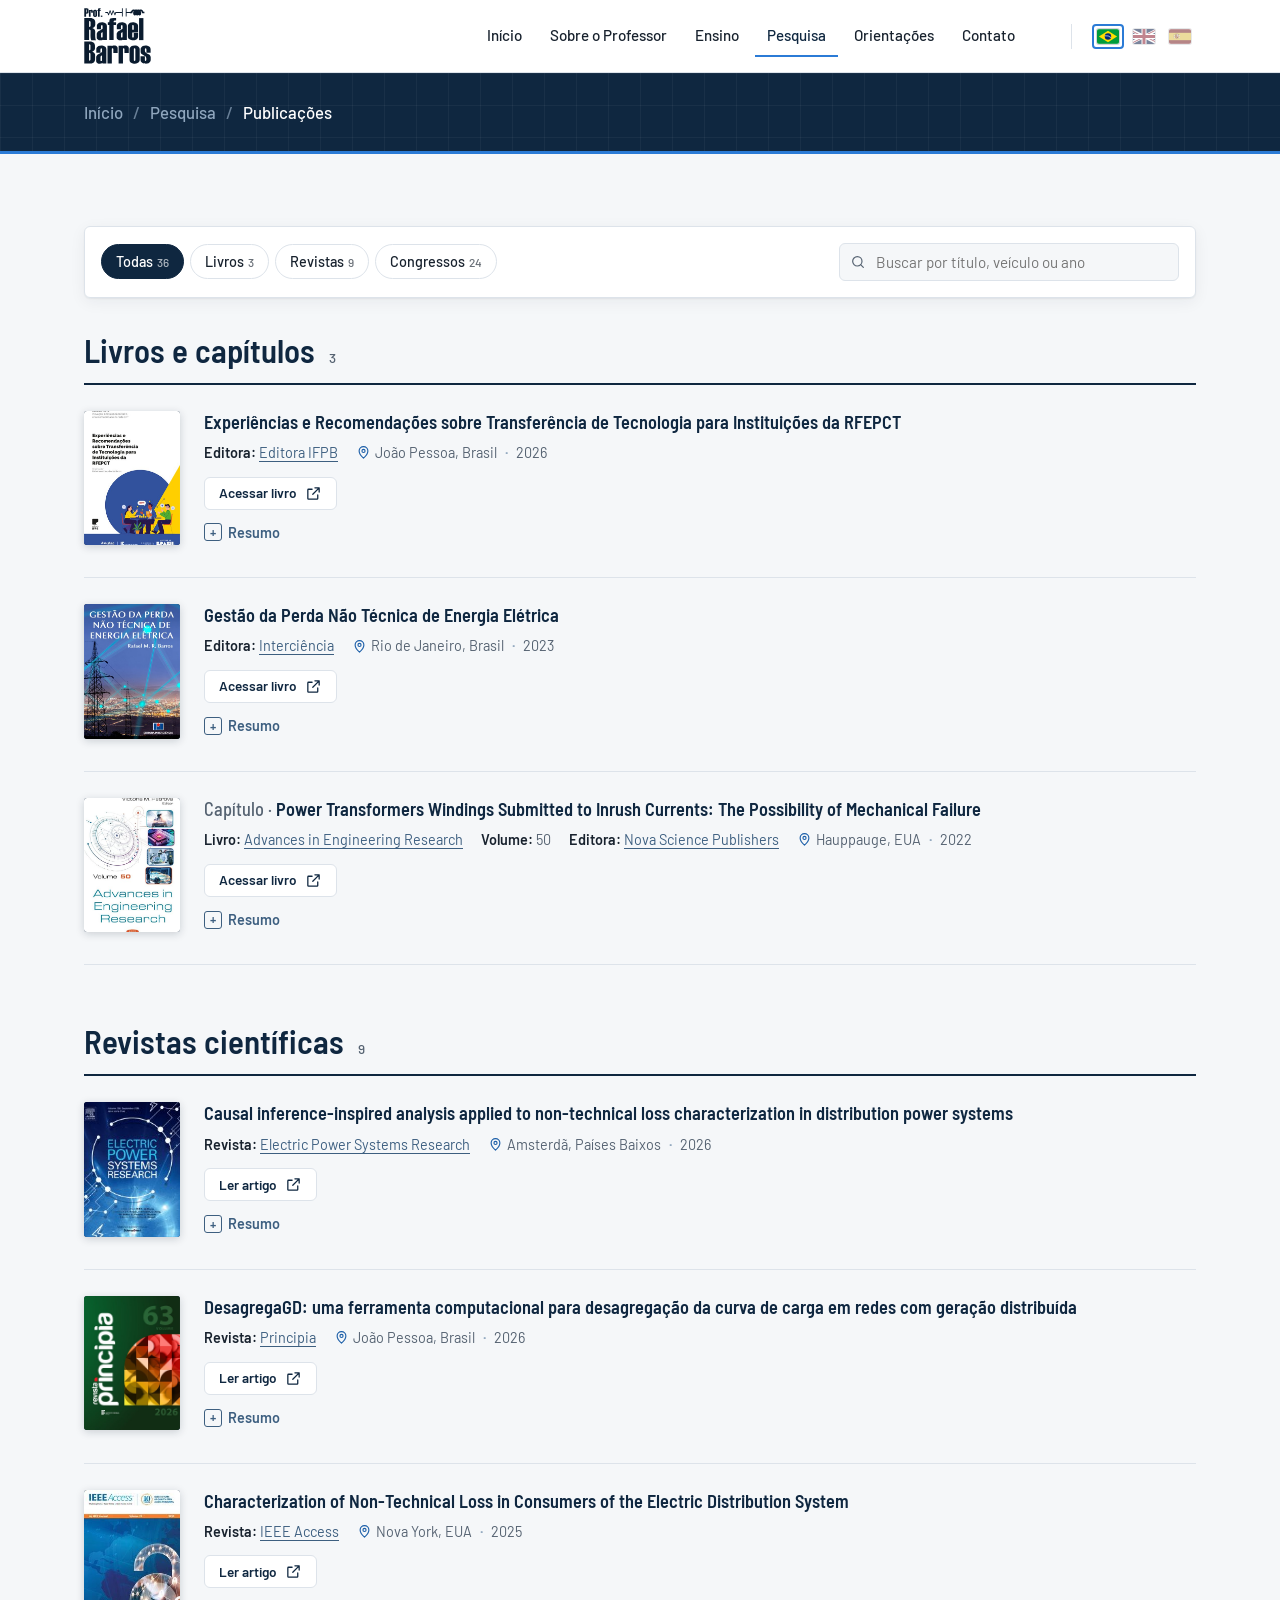
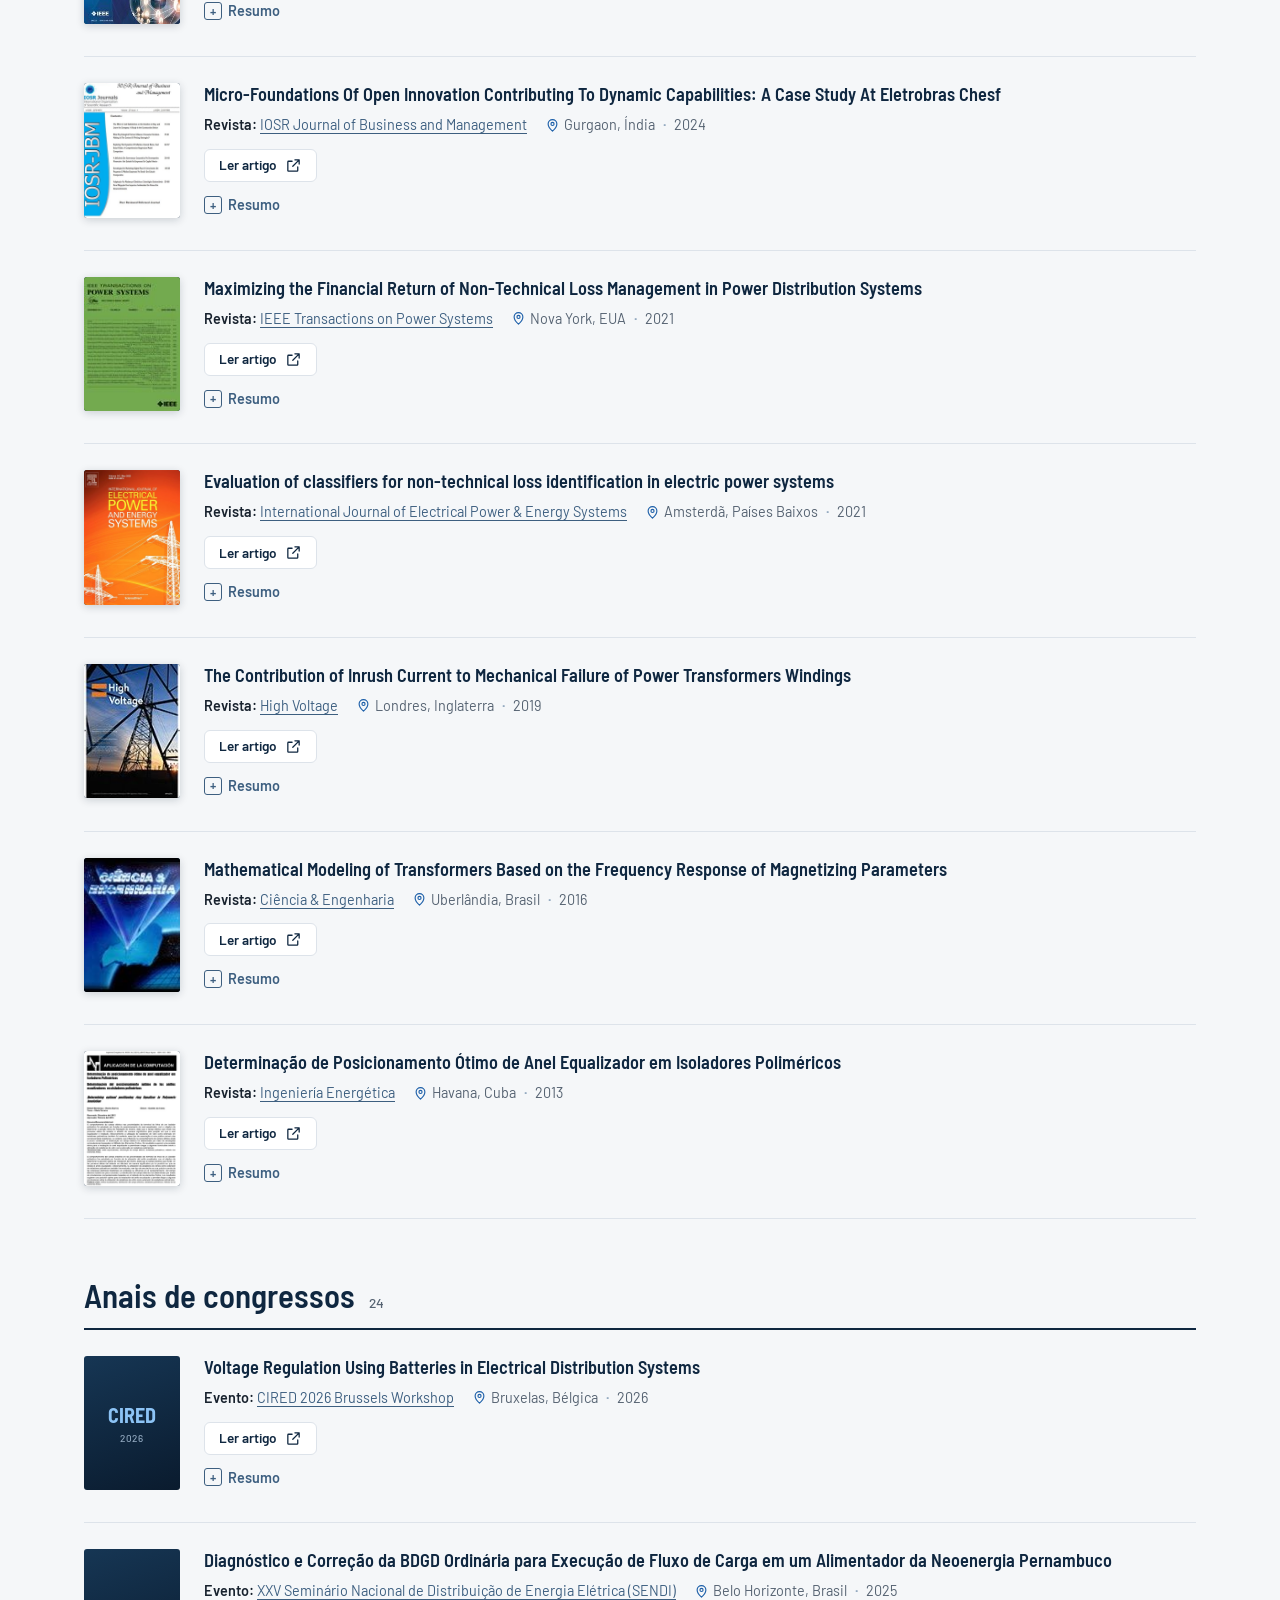
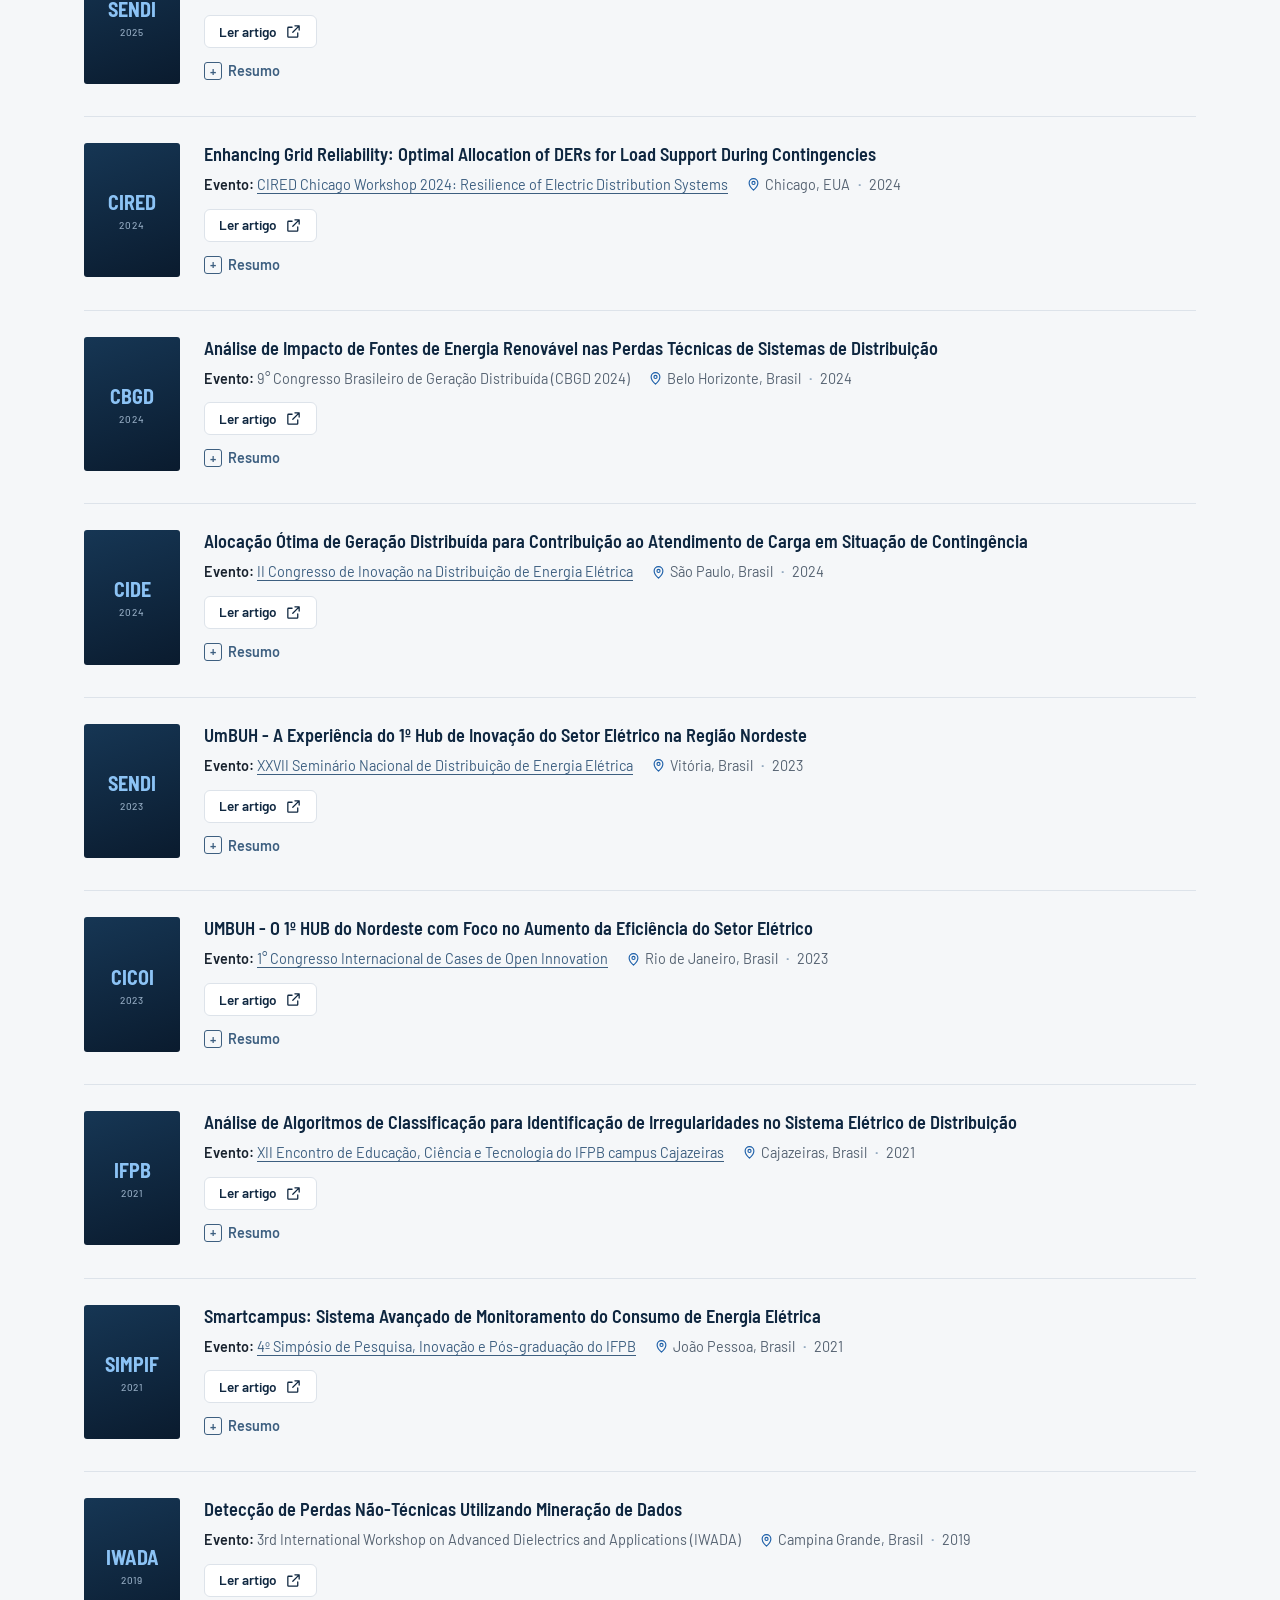
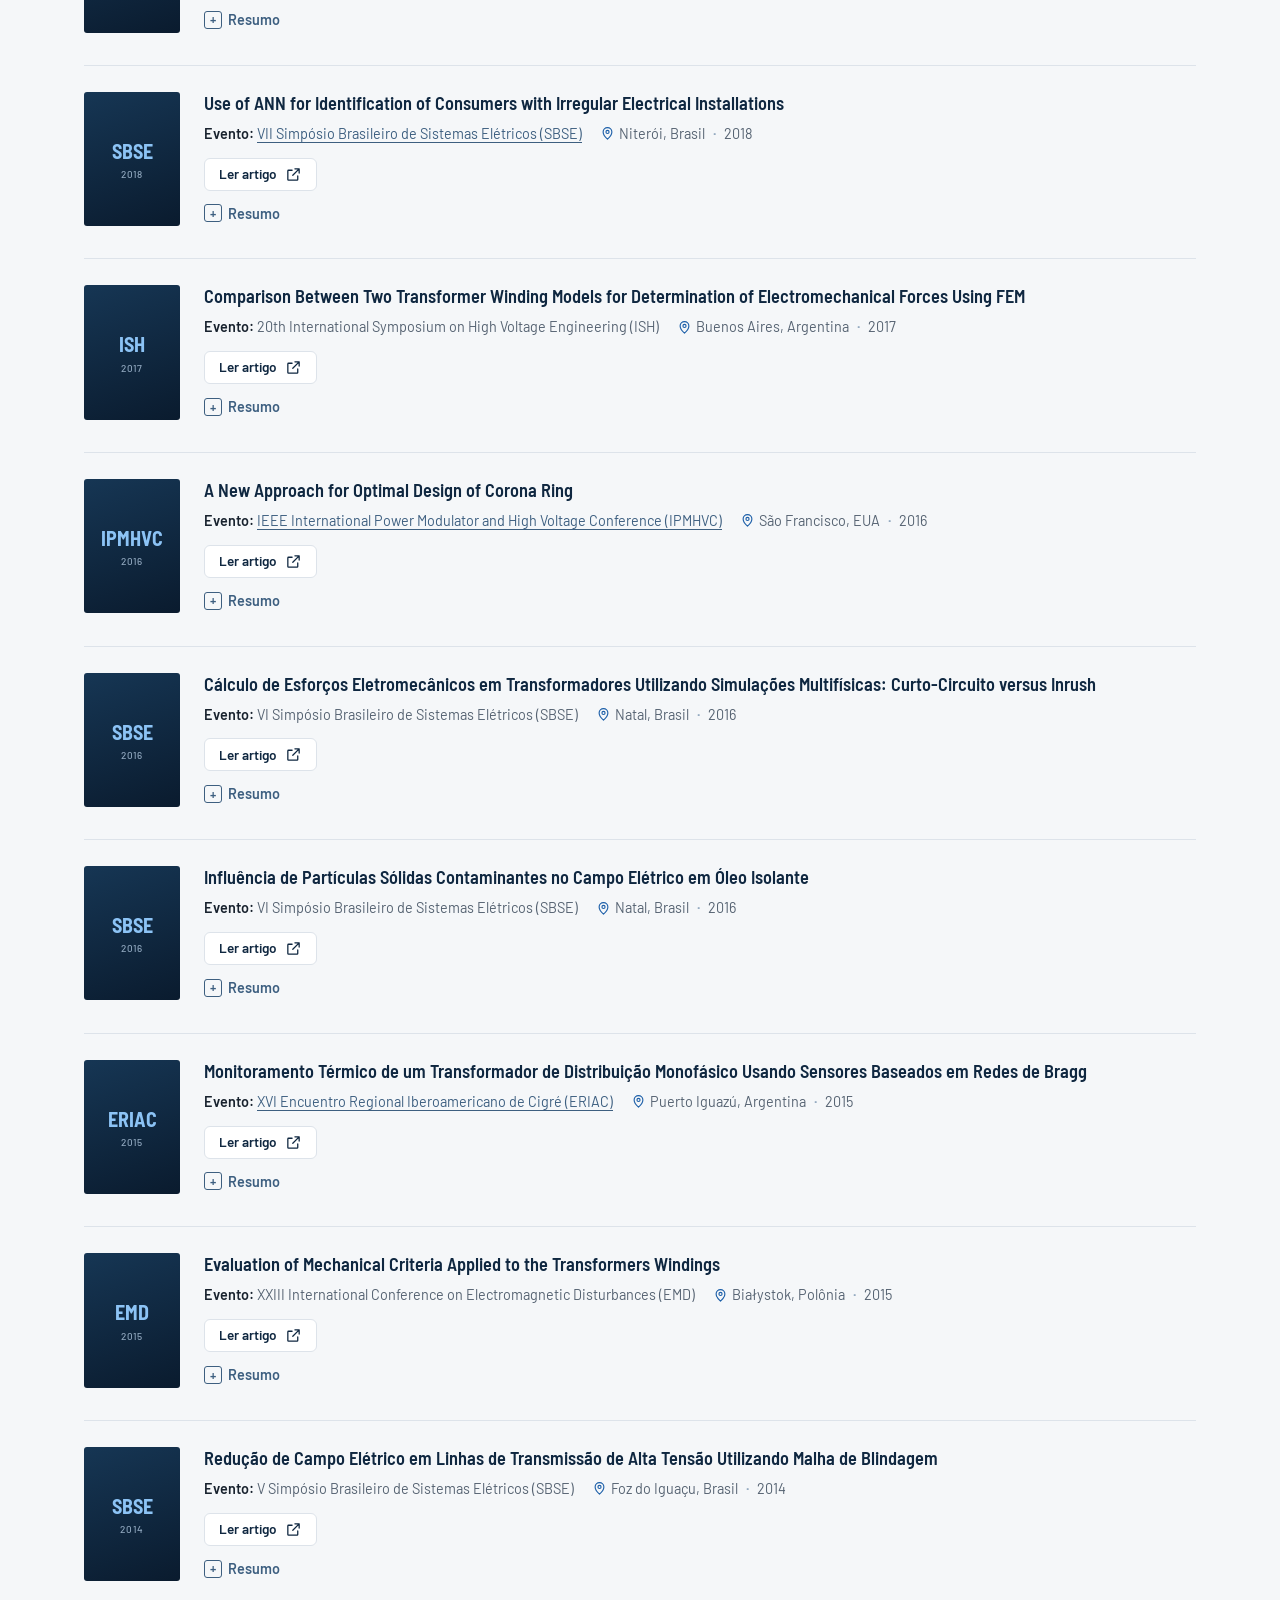
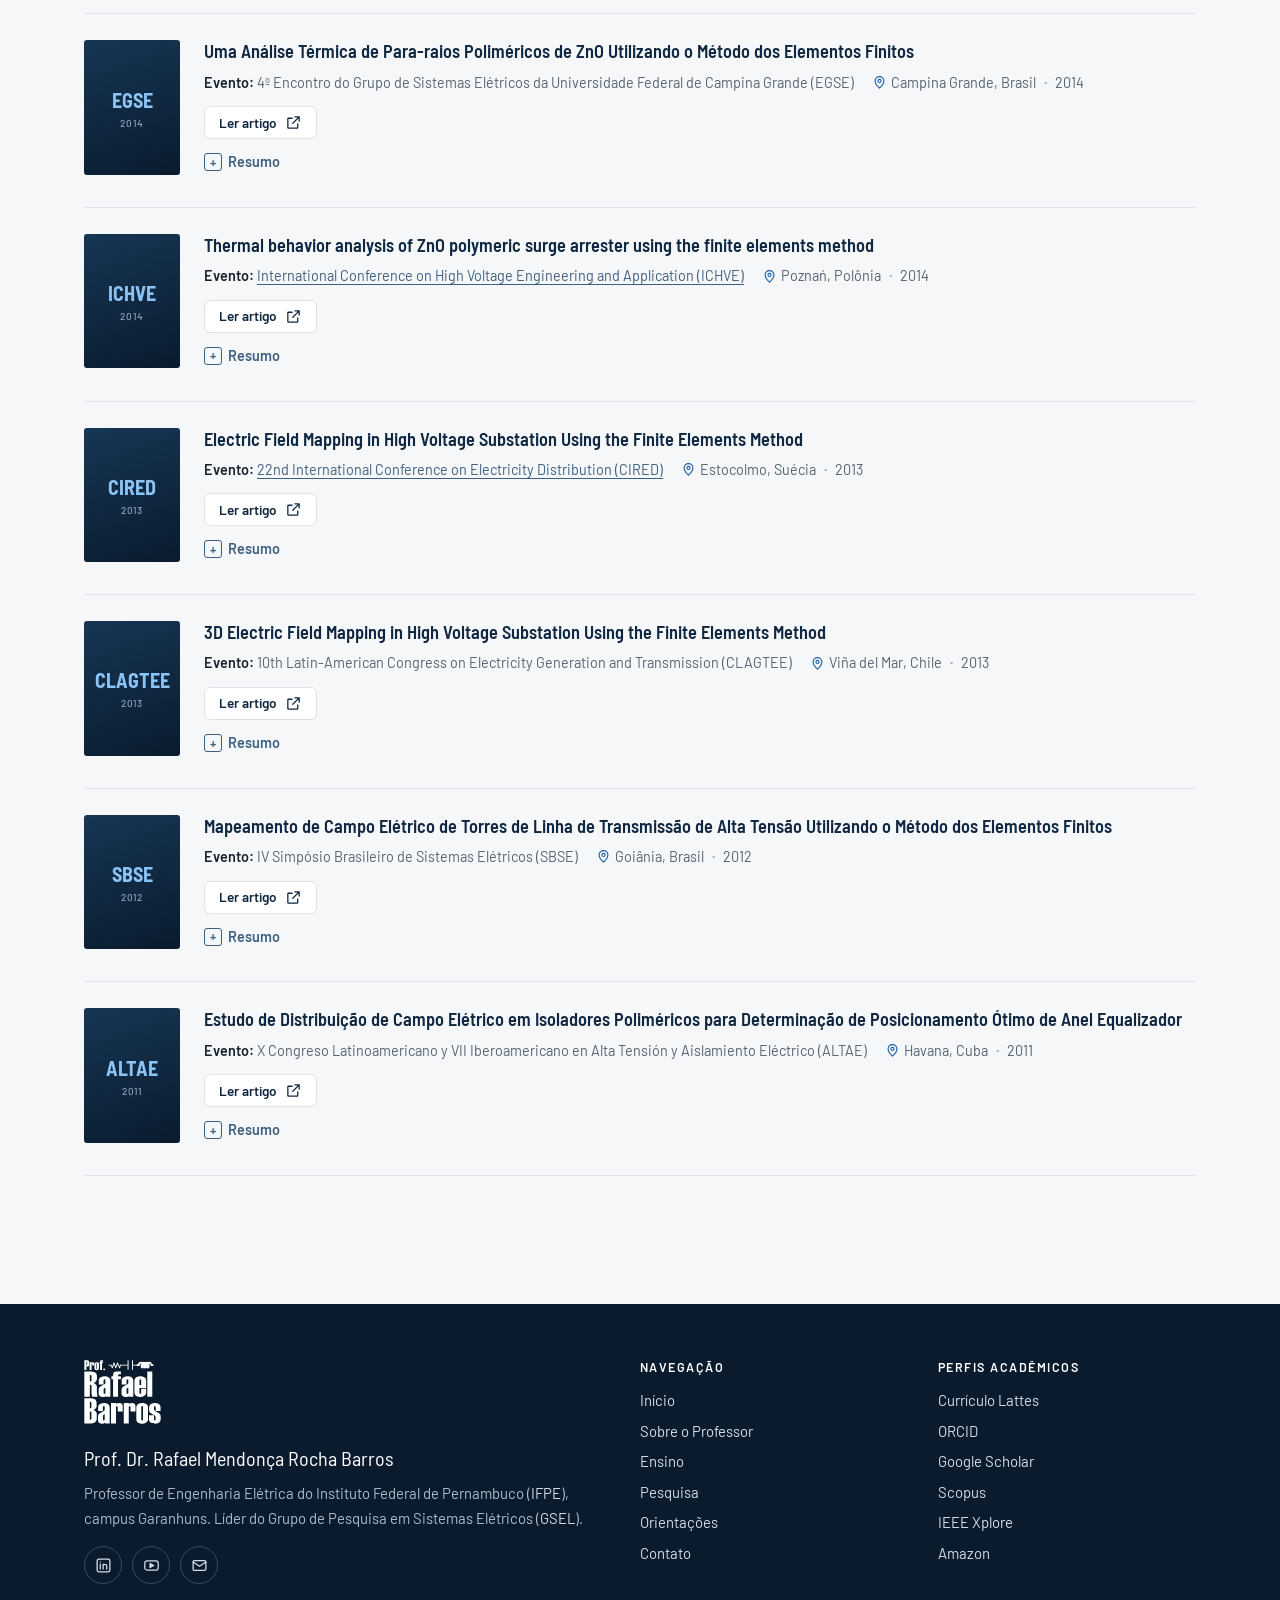
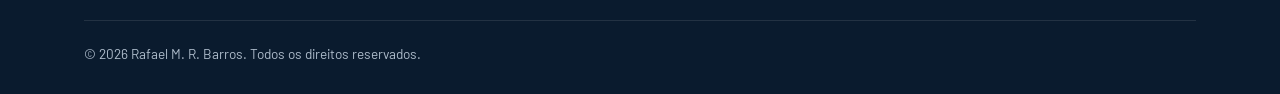
<file: publicacoes.html>
<!doctype html>
<html lang="pt-BR" data-lang="pt" data-title-en="Publications — Prof. Rafael Barros" data-title-es="Publicaciones — Prof. Rafael Barros">
<head>
<meta charset="utf-8">
<meta name="viewport" content="width=device-width, initial-scale=1">
<title>Publicações — Prof. Rafael Barros</title>
<meta name="description" content="Livros, artigos em revistas científicas e trabalhos em anais de congressos do Prof. Rafael Barros.">
<link rel="canonical" href="https://prof-rafaelbarros.github.io/site/publicacoes.html">
<meta name="author" content="Rafael Mendonça Rocha Barros">
<meta property="og:type" content="website">
<meta property="og:site_name" content="Prof. Rafael Barros">
<meta property="og:locale" content="pt_BR">
<meta property="og:locale:alternate" content="en_US">
<meta property="og:locale:alternate" content="es_ES">
<meta property="og:title" content="Publicações — Prof. Rafael Barros">
<meta property="og:description" content="Livros, artigos em revistas científicas e trabalhos em anais de congressos do Prof. Rafael Barros.">
<meta property="og:url" content="https://prof-rafaelbarros.github.io/site/publicacoes.html">
<meta property="og:image" content="https://prof-rafaelbarros.github.io/site/assets/img/og-image.jpg?v=2">
<meta property="og:image:width" content="1200">
<meta property="og:image:height" content="630">
<meta name="twitter:card" content="summary_large_image">
<meta name="twitter:title" content="Publicações — Prof. Rafael Barros">
<meta name="twitter:description" content="Livros, artigos em revistas científicas e trabalhos em anais de congressos do Prof. Rafael Barros.">
<meta name="twitter:image" content="https://prof-rafaelbarros.github.io/site/assets/img/og-image.jpg?v=2">
<link rel="icon" href="assets/img/favicon.svg" type="image/svg+xml">
<link rel="alternate icon" href="assets/img/favicon.png" type="image/png">
<link rel="preconnect" href="https://fonts.googleapis.com">
<link rel="preconnect" href="https://fonts.gstatic.com" crossorigin>
<link href="https://fonts.googleapis.com/css2?family=Barlow:wght@400;500;600;700&family=Barlow+Semi+Condensed:wght@500;600;700&display=swap" rel="stylesheet">
<link rel="stylesheet" href="assets/css/style.css?v=202611172256">
</head>
<body data-page="publicacoes" data-parent="pesquisa">
<header class="site-header"><a class="skip-link" href="#conteudo"><span data-l="pt">Pular para o conteúdo</span><span data-l="en">Skip to content</span><span data-l="es">Saltar al contenido</span></a><div class="wrap"><a class="brand" href="index.html"><img class="brand-mark" src="assets/img/rb/Icon-menu.svg" alt="Prof. Rafael Barros" width="236" height="196"></a><button class="nav-toggle" type="button" aria-expanded="false" aria-controls="main-nav" aria-label="Menu"><svg class="" viewBox="0 0 24 24" fill="none" stroke="currentColor" stroke-width="1.8" stroke-linecap="round" stroke-linejoin="round" aria-hidden="true"><path d="M4 6h16M4 12h16M4 18h16"/></svg></button><nav class="main-nav" id="main-nav" aria-label="Principal"><ul><li class=""><a href="index.html"><span data-l="pt">Início</span><span data-l="en">Home</span><span data-l="es">Inicio</span></a></li><li class=""><a href="sobre.html"><span data-l="pt">Sobre o Professor</span><span data-l="en">About</span><span data-l="es">Sobre el Profesor</span></a></li><li class=""><a href="ensino.html"><span data-l="pt">Ensino</span><span data-l="en">Teaching</span><span data-l="es">Docencia</span></a></li><li class="active"><a href="pesquisa.html"><span data-l="pt">Pesquisa</span><span data-l="en">Research</span><span data-l="es">Investigación</span></a><ul class="sub"><li><a href="gsel.html">GSEL</a></li><li><a href="publicacoes.html" aria-current="page"><span data-l="pt">Publicações</span><span data-l="en">Publications</span><span data-l="es">Publicaciones</span></a></li><li><a href="produtos.html"><span data-l="pt">Produtos Tecnológicos</span><span data-l="en">Technology Products</span><span data-l="es">Productos Tecnológicos</span></a></li></ul></li><li class=""><a href="orientacoes.html"><span data-l="pt">Orientações</span><span data-l="en">Supervision</span><span data-l="es">Orientaciones</span></a></li><li class=""><a href="contato.html"><span data-l="pt">Contato</span><span data-l="en">Contact</span><span data-l="es">Contacto</span></a></li></ul></nav><div class="lang-switch" role="group" aria-label="Idioma / Language / Idioma"><button type="button" data-set-lang="pt" title="Português" aria-label="Português"><svg viewBox="0 0 30 20" aria-hidden="true"><rect width="30" height="20" fill="#009c3b"/><path d="M15 2.2 27.4 10 15 17.8 2.6 10z" fill="#ffdf00"/><circle cx="15" cy="10" r="4.4" fill="#002776"/><path d="M10.7 9.1a10 10 0 0 1 8.5 2.4" stroke="#fff" stroke-width=".9" fill="none"/></svg></button><button type="button" data-set-lang="en" title="English" aria-label="English"><svg viewBox="0 0 60 30" preserveAspectRatio="xMidYMid slice" aria-hidden="true"><clipPath id="uk-t"><path d="M30 15h30v15zv15H0zH0V0zV0h30z"/></clipPath><rect width="60" height="30" fill="#012169"/><path d="M0 0l60 30M60 0L0 30" stroke="#fff" stroke-width="6"/><path d="M0 0l60 30M60 0L0 30" clip-path="url(#uk-t)" stroke="#c8102e" stroke-width="4"/><path d="M30 0v30M0 15h60" stroke="#fff" stroke-width="10"/><path d="M30 0v30M0 15h60" stroke="#c8102e" stroke-width="6"/></svg></button><button type="button" data-set-lang="es" title="Español" aria-label="Español"><svg viewBox="0 0 750 500" aria-hidden="true"><rect width="750" height="500" fill="#aa151b"/><rect y="125" width="750" height="250" fill="#f1bf00"/><g fill="#e8e8e8" stroke="#8c6d1f" stroke-width="5"><rect x="168" y="196" width="26" height="118"/><rect x="336" y="196" width="26" height="118"/></g><g fill="#c8b100"><rect x="160" y="182" width="42" height="16"/><rect x="328" y="182" width="42" height="16"/><rect x="160" y="312" width="42" height="16"/><rect x="328" y="312" width="42" height="16"/></g><g fill="#aa151b"><rect x="168" y="240" width="26" height="12"/><rect x="336" y="240" width="26" height="12"/></g><path d="M222 172l8-32 22 18 13-28 13 28 22-18 8 32z" fill="#c8b100" stroke="#8c6d1f" stroke-width="4"/><path d="M215 178h100v92a50 50 0 0 1-100 0z" fill="#aa151b" stroke="#8c6d1f" stroke-width="5"/><path d="M265 180h48v68h-48z" fill="#f0f0f0"/><path d="M217 248h48v52a48 48 0 0 1-48-30z" fill="#f1bf00"/><path d="M227 248h8v62h-8zM245 248h8v66h-8z" fill="#aa151b"/><rect x="230" y="196" width="22" height="30" fill="#f1bf00"/><circle cx="289" cy="212" r="12" fill="#aa151b"/><circle cx="265" cy="302" r="10" fill="#e88a9f"/><circle cx="265" cy="225" r="13" fill="#005bbf" stroke="#c8b100" stroke-width="4"/></svg></button></div></div></header>

<main id="conteudo">
  <section class="page-head">
    <div class="wrap">
      <nav class="breadcrumb" aria-label="breadcrumb"><a href="index.html"><span data-l="pt">Início</span><span data-l="en">Home</span><span data-l="es">Inicio</span></a><span class="sep">/</span><a href="pesquisa.html"><span data-l="pt">Pesquisa</span><span data-l="en">Research</span><span data-l="es">Investigación</span></a><span class="sep">/</span><span data-l="pt">Publicações</span><span data-l="en">Publications</span><span data-l="es">Publicaciones</span></nav>
      <h1 class="sr-only"><span data-l="pt">Publicações</span><span data-l="en">Publications</span><span data-l="es">Publicaciones</span></h1>
    </div>
  </section>

  <section class="section">
    <div class="wrap">
      <div class="pub-toolbar">
        <div class="filters" role="group" aria-label="Filtro">
          <button type="button" data-filter="all" aria-pressed="true"><span data-l="pt">Todas</span><span data-l="en">All</span><span data-l="es">Todas</span></button>
          <button type="button" data-filter="book" aria-pressed="false"><span data-l="pt">Livros</span><span data-l="en">Books</span><span data-l="es">Libros</span></button>
          <button type="button" data-filter="journal" aria-pressed="false"><span data-l="pt">Revistas</span><span data-l="en">Journals</span><span data-l="es">Revistas</span></button>
          <button type="button" data-filter="conf" aria-pressed="false"><span data-l="pt">Congressos</span><span data-l="en">Conferences</span><span data-l="es">Congresos</span></button>
        </div>
        <label class="search">
          <i data-icon="search"></i>
          <input type="search" id="pub-search" placeholder="Buscar por título, veículo ou ano" data-ph-pt="Buscar por título, veículo ou ano" data-ph-en="Search by title, venue or year" data-ph-es="Buscar por título, medio o año" aria-label="Buscar">
        </label>
      </div>
      <div id="pub-list"><section class="pub-group" data-group="book" id="book"><h2 class="section-title"><span data-l="pt">Livros e capítulos</span><span data-l="en">Books and chapters</span><span data-l="es">Libros y capítulos</span> <span class="count" data-count>3</span></h2><ul class="pub-list"><li class="pub" data-type="book" data-search="experiências e recomendações sobre transferência de tecnologia para instituições da rfepct editora ifpb 2026 o livro tem como objetivo central sistematizar experiências práticas que demonstram como ativos tecnológicos podem ser transformados em inovação, desenvolvimento e impacto socioeconômico. mais do que apresentar conceitos ou procedimentos metodológicos, a obra direciona-se à prática da transferência de tecnologia no âmbito da educação profissional e tecnológica brasileira, consolidando experiências e boas práticas relacionadas à transferência de ativos tecnológicos para o setor produtivo. o livro serve como referência para gestores de núcleos de inovação tecnológica (nits), pesquisadores e demais profissionais envolvidos na gestão da inovação, que buscam mais segurança jurídica, eficiência operacional e efetividade em processos de negociação e transferência."><div class="pub-cover"><img src="assets/img/pub/livro-transferencia.jpg" alt="" loading="lazy"></div><div><h3>Experiências e Recomendações sobre Transferência de Tecnologia para Instituições da RFEPCT</h3><div class="pub-meta"><span><b><span data-l="pt">Editora</span><span data-l="en">Publisher</span><span data-l="es">Editorial</span>:</b> <a href="https://editora.ifpb.edu.br/" target="_blank" rel="noopener">Editora IFPB</a></span><span class="pub-where"><svg class="pin" viewBox="0 0 24 24" fill="none" stroke="currentColor" stroke-width="1.8" stroke-linecap="round" stroke-linejoin="round" aria-hidden="true"><path d="M12 21s-7-6.2-7-11.5a7 7 0 0 1 14 0C19 14.8 12 21 12 21z"/><circle cx="12" cy="9.5" r="2.5"/></svg><span data-l="pt">João Pessoa, Brasil</span><span data-l="en">João Pessoa, Brazil</span><span data-l="es">João Pessoa, Brasil</span><span class="dot">·</span>2026</span></div><div class="pub-actions"><a class="btn btn-outline btn-sm" href="https://editora.ifpb.edu.br/index.php/ifpb/catalog/view/533/274/1881" target="_blank" rel="noopener"><span data-l="pt">Acessar livro</span><span data-l="en">View book</span><span data-l="es">Ver libro</span> <svg class="" viewBox="0 0 24 24" fill="none" stroke="currentColor" stroke-width="1.8" stroke-linecap="round" stroke-linejoin="round" aria-hidden="true"><path d="M14 4h6v6M20 4l-9 9M18 14v5a1 1 0 0 1-1 1H5a1 1 0 0 1-1-1V7a1 1 0 0 1 1-1h5"/></svg></a></div><details><summary><span data-l="pt">Resumo</span><span data-l="en">Abstract</span><span data-l="es">Resumen</span></summary><div class="abstract" lang="pt-BR">O livro tem como objetivo central sistematizar experiências práticas que demonstram como ativos tecnológicos podem ser transformados em inovação, desenvolvimento e impacto socioeconômico. Mais do que apresentar conceitos ou procedimentos metodológicos, a obra direciona-se à prática da transferência de tecnologia no âmbito da Educação Profissional e Tecnológica brasileira, consolidando experiências e boas práticas relacionadas à transferência de ativos tecnológicos para o setor produtivo. O livro serve como referência para gestores de Núcleos de Inovação Tecnológica (NITs), pesquisadores e demais profissionais envolvidos na gestão da inovação, que buscam mais segurança jurídica, eficiência operacional e efetividade em processos de negociação e transferência.<span class="lang-note"><span data-l="pt">Resumo no idioma original da publicação (português).</span><span data-l="en">Abstract in the original language of the publication (Portuguese).</span><span data-l="es">Resumen en el idioma original de la publicación (portugués).</span></span></div></details></div></li><li class="pub" data-type="book" data-search="gestão da perda não técnica de energia elétrica interciência 2023 a obra é uma contribuição para os profissionais do setor elétrico que trabalham direta ou indiretamente com a gestão da perda não técnica de energia, bem como para todos os estudiosos do tema, que buscam compreender as várias particularidades que permeiam o problema dos pontos de vista técnico, econômico, social e regulatório. o livro oferece informações detalhadas sobre a perda não técnica de energia no mundo e no brasil, em particular, apresenta uma fundamentação teórica para o tema e discute os principais impactos técnicos e econômicos para o sistema elétrico. são apresentados, ainda, os indicadores de perda não técnica em vários sistemas elétricos ao redor do mundo, além de uma discussão sobre a experiência internacional de diferentes concessionárias de energia na gestão do problema, indicando as soluções adotadas e os resultados obtidos em cada caso. ademais, o autor também propõe uma nova abordagem para o problema, com base nas mais recentes técnicas de advanced analytics e na crescente disponibilidade de dados por parte das concessionárias de energia. a metodologia proposta pode ser utilizada por distribuidoras de energia elétrica para melhorar suas estratégias de gestão da perda não técnica de energia, propiciando um aumento de receita e a redução dos seus custos operacionais. as contribuições oferecidas neste livro são resultado da experiência acumulada pelo autor durante vários anos de atuação como engenheiro no setor de distribuição de energia elétrica, bem como, durante o desenvolvimento de sua tese de doutorado, a qual teve como tema central a gestão da perda não técnica de energia."><div class="pub-cover"><img src="assets/img/pub/livro-pnt.jpg" alt="" loading="lazy"></div><div><h3>Gestão da Perda Não Técnica de Energia Elétrica</h3><div class="pub-meta"><span><b><span data-l="pt">Editora</span><span data-l="en">Publisher</span><span data-l="es">Editorial</span>:</b> <a href="https://www.editorainterciencia.com.br/" target="_blank" rel="noopener">Interciência</a></span><span class="pub-where"><svg class="pin" viewBox="0 0 24 24" fill="none" stroke="currentColor" stroke-width="1.8" stroke-linecap="round" stroke-linejoin="round" aria-hidden="true"><path d="M12 21s-7-6.2-7-11.5a7 7 0 0 1 14 0C19 14.8 12 21 12 21z"/><circle cx="12" cy="9.5" r="2.5"/></svg><span data-l="pt">Rio de Janeiro, Brasil</span><span data-l="en">Rio de Janeiro, Brazil</span><span data-l="es">Rio de Janeiro, Brasil</span><span class="dot">·</span>2023</span></div><div class="pub-actions"><a class="btn btn-outline btn-sm" href="https://amzn.to/3Iq1jU1" target="_blank" rel="noopener"><span data-l="pt">Acessar livro</span><span data-l="en">View book</span><span data-l="es">Ver libro</span> <svg class="" viewBox="0 0 24 24" fill="none" stroke="currentColor" stroke-width="1.8" stroke-linecap="round" stroke-linejoin="round" aria-hidden="true"><path d="M14 4h6v6M20 4l-9 9M18 14v5a1 1 0 0 1-1 1H5a1 1 0 0 1-1-1V7a1 1 0 0 1 1-1h5"/></svg></a></div><details><summary><span data-l="pt">Resumo</span><span data-l="en">Abstract</span><span data-l="es">Resumen</span></summary><div class="abstract" lang="pt-BR">A obra é uma contribuição para os profissionais do setor elétrico que trabalham direta ou indiretamente com a gestão da perda não técnica de energia, bem como para todos os estudiosos do tema, que buscam compreender as várias particularidades que permeiam o problema dos pontos de vista técnico, econômico, social e regulatório. O livro oferece informações detalhadas sobre a perda não técnica de energia no mundo e no Brasil, em particular, apresenta uma fundamentação teórica para o tema e discute os principais impactos técnicos e econômicos para o sistema elétrico. São apresentados, ainda, os indicadores de perda não técnica em vários sistemas elétricos ao redor do mundo, além de uma discussão sobre a experiência internacional de diferentes concessionárias de energia na gestão do problema, indicando as soluções adotadas e os resultados obtidos em cada caso. Ademais, o autor também propõe uma nova abordagem para o problema, com base nas mais recentes técnicas de Advanced Analytics e na crescente disponibilidade de dados por parte das concessionárias de energia. A metodologia proposta pode ser utilizada por distribuidoras de energia elétrica para melhorar suas estratégias de gestão da perda não técnica de energia, propiciando um aumento de receita e a redução dos seus custos operacionais. As contribuições oferecidas neste livro são resultado da experiência acumulada pelo autor durante vários anos de atuação como engenheiro no setor de distribuição de energia elétrica, bem como, durante o desenvolvimento de sua tese de doutorado, a qual teve como tema central a gestão da perda não técnica de energia.<span class="lang-note"><span data-l="pt">Resumo no idioma original da publicação (português).</span><span data-l="en">Abstract in the original language of the publication (Portuguese).</span><span data-l="es">Resumen en el idioma original de la publicación (portugués).</span></span></div></details></div></li><li class="pub" data-type="book" data-search="power transformers windings submitted to inrush currents: the possibility of mechanical failure advances in engineering research 50 nova science publishers 2022 this work presents a study regarding the contribution of inrush current to the occurrence of mechanical fatigue in windings of a power transformer and, consequently, the impact of that phenomenon on the equipment’s lifetime. in order to perform the study, electromagnetic transient simulations were used to determine the inrush current in a three-phase transformer model. then, 3d simulations, based on the finite element method, were performed to determine the electromechanical stresses in the equipment windings, under the effect of the inrush current. next, the methods of critical plans and palmgren-miner were applied to perform the fatigue study. from the results, the impact of inrush current on the integrity of the transformer’s windings was determined, as well as, to estimate the reduction of lifespan of the equipment due to inrush occurrence. the number of inrushes needed for total reduction of lifespan of the equipment due to mechanical fatigue was also determined. the results can be used in transformers design stage, with the purpose of assisting the evaluation of mechanical withstand of an equipment, which can minimize the possibility of failure and increase its lifespan."><div class="pub-cover"><img src="assets/img/pub/livro-advances.jpg" alt="" loading="lazy"></div><div><h3><span class="muted" style="font-weight:500"><span data-l="pt">Capítulo</span><span data-l="en">Chapter</span><span data-l="es">Capítulo</span> · </span>Power Transformers Windings Submitted to Inrush Currents: The Possibility of Mechanical Failure</h3><div class="pub-meta"><span><b><span data-l="pt">Livro</span><span data-l="en">Book</span><span data-l="es">Libro</span>:</b> <a href="https://novapublishers.com/shop/advances-in-engineering-research-volume-50/" target="_blank" rel="noopener">Advances in Engineering Research</a></span><span><b><span data-l="pt">Volume</span><span data-l="en">Volume</span><span data-l="es">Volumen</span>:</b> 50</span><span><b><span data-l="pt">Editora</span><span data-l="en">Publisher</span><span data-l="es">Editorial</span>:</b> <a href="https://novapublishers.com/" target="_blank" rel="noopener">Nova Science Publishers</a></span><span class="pub-where"><svg class="pin" viewBox="0 0 24 24" fill="none" stroke="currentColor" stroke-width="1.8" stroke-linecap="round" stroke-linejoin="round" aria-hidden="true"><path d="M12 21s-7-6.2-7-11.5a7 7 0 0 1 14 0C19 14.8 12 21 12 21z"/><circle cx="12" cy="9.5" r="2.5"/></svg><span data-l="pt">Hauppauge, EUA</span><span data-l="en">Hauppauge, USA</span><span data-l="es">Hauppauge, EE. UU.</span><span class="dot">·</span>2022</span></div><div class="pub-actions"><a class="btn btn-outline btn-sm" href="https://novapublishers.com/shop/advances-in-engineering-research-volume-50/" target="_blank" rel="noopener"><span data-l="pt">Acessar livro</span><span data-l="en">View book</span><span data-l="es">Ver libro</span> <svg class="" viewBox="0 0 24 24" fill="none" stroke="currentColor" stroke-width="1.8" stroke-linecap="round" stroke-linejoin="round" aria-hidden="true"><path d="M14 4h6v6M20 4l-9 9M18 14v5a1 1 0 0 1-1 1H5a1 1 0 0 1-1-1V7a1 1 0 0 1 1-1h5"/></svg></a></div><details><summary><span data-l="pt">Resumo</span><span data-l="en">Abstract</span><span data-l="es">Resumen</span></summary><div class="abstract" lang="en">This work presents a study regarding the contribution of inrush current to the occurrence of mechanical fatigue in windings of a power transformer and, consequently, the impact of that phenomenon on the equipment’s lifetime. In order to perform the study, electromagnetic transient simulations were used to determine the inrush current in a three-phase transformer model. Then, 3D simulations, based on the Finite Element Method, were performed to determine the electromechanical stresses in the equipment windings, under the effect of the inrush current. Next, the methods of Critical Plans and Palmgren-Miner were applied to perform the fatigue study. From the results, the impact of inrush current on the integrity of the transformer’s windings was determined, as well as, to estimate the reduction of lifespan of the equipment due to inrush occurrence. The number of inrushes needed for total reduction of lifespan of the equipment due to mechanical fatigue was also determined. The results can be used in transformers design stage, with the purpose of assisting the evaluation of mechanical withstand of an equipment, which can minimize the possibility of failure and increase its lifespan.<span class="lang-note"><span data-l="pt">Resumo no idioma original da publicação (inglês).</span><span data-l="en">Abstract in the original language of the publication (English).</span><span data-l="es">Resumen en el idioma original de la publicación (inglés).</span></span></div></details></div></li></ul></section><section class="pub-group" data-group="journal" id="journal"><h2 class="section-title"><span data-l="pt">Revistas científicas</span><span data-l="en">Scientific journals</span><span data-l="es">Revistas científicas</span> <span class="count" data-count>9</span></h2><ul class="pub-list"><li class="pub" data-type="journal" data-search="causal inference-inspired analysis applied to non-technical loss characterization in distribution power systems electric power systems research 2026 this study addresses that gap by proposing an association-based, causal-inference-inspired analytical framework that prioritizes interpretability rather than predictive accuracy. the proposed approach uses hill’s criteria for causation as a conceptual guide, together with odds ratios for categorical variables and reliable mean differences for numerical variables, to characterize variables already available to utilities. importantly, the method does not claim verified causal effects; instead, it identifies statistically significant associations that may support operational decision-making. using data from 261,489 customers and 174 variables, the framework identified 76 variables significantly associated with non-technical loss occurrence. spearman’s rank correlation analysis was then used to assess the explanatory power of these variables, yielding 26.36% explain variance. the main novelty of this work lies in replacing the conventional black-box predictive paradigm with a transparent analytical strategy that not only identifies relevant variables but also quantifies the direction and strength of their association, distinguishing risk and protective factors. these results provide utilities with actionable evidence to prioritize monitoring, inspections, and asset-related interventions."><div class="pub-cover"><img src="assets/img/pub/epsr.jpg" alt="" loading="lazy"></div><div><h3>Causal inference-inspired analysis applied to non-technical loss characterization in distribution power systems</h3><div class="pub-meta"><span><b><span data-l="pt">Revista</span><span data-l="en">Journal</span><span data-l="es">Revista</span>:</b> <a href="https://www.sciencedirect.com/journal/electric-power-systems-research" target="_blank" rel="noopener">Electric Power Systems Research</a></span><span class="pub-where"><svg class="pin" viewBox="0 0 24 24" fill="none" stroke="currentColor" stroke-width="1.8" stroke-linecap="round" stroke-linejoin="round" aria-hidden="true"><path d="M12 21s-7-6.2-7-11.5a7 7 0 0 1 14 0C19 14.8 12 21 12 21z"/><circle cx="12" cy="9.5" r="2.5"/></svg><span data-l="pt">Amsterdã, Países Baixos</span><span data-l="en">Amsterdam, Netherlands</span><span data-l="es">Ámsterdam, Países Bajos</span><span class="dot">·</span>2026</span></div><div class="pub-actions"><a class="btn btn-outline btn-sm" href="https://doi.org/10.1016/j.epsr.2026.113360" target="_blank" rel="noopener"><span data-l="pt">Ler artigo</span><span data-l="en">Read paper</span><span data-l="es">Leer artículo</span> <svg class="" viewBox="0 0 24 24" fill="none" stroke="currentColor" stroke-width="1.8" stroke-linecap="round" stroke-linejoin="round" aria-hidden="true"><path d="M14 4h6v6M20 4l-9 9M18 14v5a1 1 0 0 1-1 1H5a1 1 0 0 1-1-1V7a1 1 0 0 1 1-1h5"/></svg></a></div><details><summary><span data-l="pt">Resumo</span><span data-l="en">Abstract</span><span data-l="es">Resumen</span></summary><div class="abstract" lang="en">This study addresses that gap by proposing an association-based, causal-inference-inspired analytical framework that prioritizes interpretability rather than predictive accuracy. The proposed approach uses Hill’s criteria for causation as a conceptual guide, together with odds ratios for categorical variables and reliable mean differences for numerical variables, to characterize variables already available to utilities. Importantly, the method does not claim verified causal effects; instead, it identifies statistically significant associations that may support operational decision-making. Using data from 261,489 customers and 174 variables, the framework identified 76 variables significantly associated with non-technical loss occurrence. Spearman’s rank correlation analysis was then used to assess the explanatory power of these variables, yielding 26.36% explain variance. The main novelty of this work lies in replacing the conventional black-box predictive paradigm with a transparent analytical strategy that not only identifies relevant variables but also quantifies the direction and strength of their association, distinguishing risk and protective factors. These results provide utilities with actionable evidence to prioritize monitoring, inspections, and asset-related interventions.<span class="lang-note"><span data-l="pt">Resumo no idioma original da publicação (inglês).</span><span data-l="en">Abstract in the original language of the publication (English).</span><span data-l="es">Resumen en el idioma original de la publicación (inglés).</span></span></div></details></div></li><li class="pub" data-type="journal" data-search="desagregagd: uma ferramenta computacional para desagregação da curva de carga em redes com geração distribuída principia 2026 no trabalho foi desenvolvido e validado uma ferramenta computacional, denominada desagregagd, para estimar a curva de carga real e quantificar o mascaramento. a metodologia baseou-se na geração de dados controlados por meio de simulações de fluxo de potência no software opendss, modelando sistemas-teste do ieee com e sem geração fotovoltaica. a partir desses dados, a ferramenta foi desenvolvida em javascript, aplicando a operação matemática fundamental: carga real = carga mascarada + geração distribuída. a validação foi estruturada em duas etapas para testar a robustez do método. primeiramente, em sistemas-teste ideais, a ferramenta alcançou um coeficiente de determinação (r²) de 0,9958 e um erro médio percentual de 1,5%. em seguida, a validação foi estendida a um estudo de caso complexo, utilizando um modelo de alimentador real da neoenergia com alta penetração de gd. mesmo neste cenário, a aplicação manteve a alta precisão, atingindo um r² de 0,9929 e um erro médio percentual de 0,74%, confirmando sua eficácia em condições práticas. como principal contribuição, o estudo entrega a aplicação web desagregagd, de código aberto, gratuita e com registro de software, oferecendo uma solução validada para o planejamento, a operação e o monitoramento de redes com alta presença de gd, contribuindo para uma gestão mais segura e eficiente do sistema elétrico."><div class="pub-cover"><img src="assets/img/pub/principia.jpg" alt="" loading="lazy"></div><div><h3>DesagregaGD: uma ferramenta computacional para desagregação da curva de carga em redes com geração distribuída</h3><div class="pub-meta"><span><b><span data-l="pt">Revista</span><span data-l="en">Journal</span><span data-l="es">Revista</span>:</b> <a href="https://periodicos.ifpb.edu.br/index.php/principia/index" target="_blank" rel="noopener">Principia</a></span><span class="pub-where"><svg class="pin" viewBox="0 0 24 24" fill="none" stroke="currentColor" stroke-width="1.8" stroke-linecap="round" stroke-linejoin="round" aria-hidden="true"><path d="M12 21s-7-6.2-7-11.5a7 7 0 0 1 14 0C19 14.8 12 21 12 21z"/><circle cx="12" cy="9.5" r="2.5"/></svg><span data-l="pt">João Pessoa, Brasil</span><span data-l="en">João Pessoa, Brazil</span><span data-l="es">João Pessoa, Brasil</span><span class="dot">·</span>2026</span></div><div class="pub-actions"><a class="btn btn-outline btn-sm" href="https://doi.org/10.18265/2447-9187a2026id9216" target="_blank" rel="noopener"><span data-l="pt">Ler artigo</span><span data-l="en">Read paper</span><span data-l="es">Leer artículo</span> <svg class="" viewBox="0 0 24 24" fill="none" stroke="currentColor" stroke-width="1.8" stroke-linecap="round" stroke-linejoin="round" aria-hidden="true"><path d="M14 4h6v6M20 4l-9 9M18 14v5a1 1 0 0 1-1 1H5a1 1 0 0 1-1-1V7a1 1 0 0 1 1-1h5"/></svg></a></div><details><summary><span data-l="pt">Resumo</span><span data-l="en">Abstract</span><span data-l="es">Resumen</span></summary><div class="abstract" lang="pt-BR">No trabalho foi desenvolvido e validado uma ferramenta computacional, denominada DesagregaGD, para estimar a curva de carga real e quantificar o mascaramento. A metodologia baseou-se na geração de dados controlados por meio de simulações de fluxo de potência no software OpenDSS, modelando sistemas-teste do IEEE com e sem geração fotovoltaica. A partir desses dados, a ferramenta foi desenvolvida em JavaScript, aplicando a operação matemática fundamental: Carga Real = Carga Mascarada + Geração Distribuída. A validação foi estruturada em duas etapas para testar a robustez do método. Primeiramente, em sistemas-teste ideais, a ferramenta alcançou um Coeficiente de Determinação (R²) de 0,9958 e um erro médio percentual de 1,5%. Em seguida, a validação foi estendida a um estudo de caso complexo, utilizando um modelo de alimentador real da Neoenergia com alta penetração de GD. Mesmo neste cenário, a aplicação manteve a alta precisão, atingindo um R² de 0,9929 e um erro médio percentual de 0,74%, confirmando sua eficácia em condições práticas. Como principal contribuição, o estudo entrega a aplicação web DesagregaGD, de código aberto, gratuita e com registro de software, oferecendo uma solução validada para o planejamento, a operação e o monitoramento de redes com alta presença de GD, contribuindo para uma gestão mais segura e eficiente do sistema elétrico.<span class="lang-note"><span data-l="pt">Resumo no idioma original da publicação (português).</span><span data-l="en">Abstract in the original language of the publication (Portuguese).</span><span data-l="es">Resumen en el idioma original de la publicación (portugués).</span></span></div></details></div></li><li class="pub" data-type="journal" data-search="characterization of non-technical loss in consumers of the electric distribution system ieee access 2025 this paper presents the results of an exploratory analysis performed on a set of consumer characteristics of the electric distribution system. the main objective was to identify the most important attributes for recognizing consumers associated with non-technical losses. to achieve this, a hybrid approach was employed, combining heuristic analysis with statistical techniques, including correlation coefficients, mutual information, and scatter plots. as a result of the study, it was possible to reduce the initial set of 385 attributes to just 20, which were also ranked in order of importance. the selected attributes contain relevant information for classifying consumers and will later be used as input in a predictive model. the findings of this paper can help energy companies in understanding which consumer information should be monitored to detect non-technical losses."><div class="pub-cover"><img src="assets/img/pub/ieee-access.jpg" alt="" loading="lazy"></div><div><h3>Characterization of Non-Technical Loss in Consumers of the Electric Distribution System</h3><div class="pub-meta"><span><b><span data-l="pt">Revista</span><span data-l="en">Journal</span><span data-l="es">Revista</span>:</b> <a href="https://ieeeaccess.ieee.org/" target="_blank" rel="noopener">IEEE Access</a></span><span class="pub-where"><svg class="pin" viewBox="0 0 24 24" fill="none" stroke="currentColor" stroke-width="1.8" stroke-linecap="round" stroke-linejoin="round" aria-hidden="true"><path d="M12 21s-7-6.2-7-11.5a7 7 0 0 1 14 0C19 14.8 12 21 12 21z"/><circle cx="12" cy="9.5" r="2.5"/></svg><span data-l="pt">Nova York, EUA</span><span data-l="en">New York, USA</span><span data-l="es">Nueva York, EE. UU.</span><span class="dot">·</span>2025</span></div><div class="pub-actions"><a class="btn btn-outline btn-sm" href="https://doi.org/10.1109/ACCESS.2025.3619406" target="_blank" rel="noopener"><span data-l="pt">Ler artigo</span><span data-l="en">Read paper</span><span data-l="es">Leer artículo</span> <svg class="" viewBox="0 0 24 24" fill="none" stroke="currentColor" stroke-width="1.8" stroke-linecap="round" stroke-linejoin="round" aria-hidden="true"><path d="M14 4h6v6M20 4l-9 9M18 14v5a1 1 0 0 1-1 1H5a1 1 0 0 1-1-1V7a1 1 0 0 1 1-1h5"/></svg></a></div><details><summary><span data-l="pt">Resumo</span><span data-l="en">Abstract</span><span data-l="es">Resumen</span></summary><div class="abstract" lang="en">This paper presents the results of an exploratory analysis performed on a set of consumer characteristics of the electric distribution system. The main objective was to identify the most important attributes for recognizing consumers associated with non-technical losses. To achieve this, a hybrid approach was employed, combining heuristic analysis with statistical techniques, including correlation coefficients, mutual information, and scatter plots. As a result of the study, it was possible to reduce the initial set of 385 attributes to just 20, which were also ranked in order of importance. The selected attributes contain relevant information for classifying consumers and will later be used as input in a predictive model. The findings of this paper can help energy companies in understanding which consumer information should be monitored to detect non-technical losses.<span class="lang-note"><span data-l="pt">Resumo no idioma original da publicação (inglês).</span><span data-l="en">Abstract in the original language of the publication (English).</span><span data-l="es">Resumen en el idioma original de la publicación (inglés).</span></span></div></details></div></li><li class="pub" data-type="journal" data-search="micro-foundations of open innovation contributing to dynamic capabilities: a case study at eletrobras chesf iosr journal of business and management 2024 this study aimed to understand how companies can develop dynamic capabilities (dc) through underlying processes such as open innovation (oi). adopting a micro-foundation perspective, we examine the role of eletrobras chesf in shaping the umbuh hub over the past two years. a single case study that focused on the pioneering ai project developed by the innovation directorate of eletrobrás chesf, the umbuh innovation hub, which resulted in the incorporation of new cd. the analyses reveal that the company can exploit external, market-based technological knowledge resources during oi activities, as shown by the developed process model reflecting these findings. the identification of three underlying mechanisms of oi, according to teece (2007) - sensing, seizing, and reconfiguring - establishes a link between the oi process and a company's dc. these mechanisms sequentially and reciprocally alter the company's abilities to detect and seize opportunities. this logic explains how the hub assists the focal company in external search and the subsequent appropriation of knowledge. this process can rectify the misalignment between current capabilities and future market opportunities, thereby improving the company's dc."><div class="pub-cover"><img src="assets/img/pub/iosr.jpg" alt="" loading="lazy"></div><div><h3>Micro-Foundations Of Open Innovation Contributing To Dynamic Capabilities: A Case Study At Eletrobras Chesf</h3><div class="pub-meta"><span><b><span data-l="pt">Revista</span><span data-l="en">Journal</span><span data-l="es">Revista</span>:</b> <a href="https://iosrjournals.org/iosr-jbm.html" target="_blank" rel="noopener">IOSR Journal of Business and Management</a></span><span class="pub-where"><svg class="pin" viewBox="0 0 24 24" fill="none" stroke="currentColor" stroke-width="1.8" stroke-linecap="round" stroke-linejoin="round" aria-hidden="true"><path d="M12 21s-7-6.2-7-11.5a7 7 0 0 1 14 0C19 14.8 12 21 12 21z"/><circle cx="12" cy="9.5" r="2.5"/></svg><span data-l="pt">Gurgaon, Índia</span><span data-l="en">Gurgaon, India</span><span data-l="es">Gurgaon, India</span><span class="dot">·</span>2024</span></div><div class="pub-actions"><a class="btn btn-outline btn-sm" href="https://iosrjournals.org/iosr-jbm/papers/Vol26-issue5/Ser-6/E2605062033.pdf" target="_blank" rel="noopener"><span data-l="pt">Ler artigo</span><span data-l="en">Read paper</span><span data-l="es">Leer artículo</span> <svg class="" viewBox="0 0 24 24" fill="none" stroke="currentColor" stroke-width="1.8" stroke-linecap="round" stroke-linejoin="round" aria-hidden="true"><path d="M14 4h6v6M20 4l-9 9M18 14v5a1 1 0 0 1-1 1H5a1 1 0 0 1-1-1V7a1 1 0 0 1 1-1h5"/></svg></a></div><details><summary><span data-l="pt">Resumo</span><span data-l="en">Abstract</span><span data-l="es">Resumen</span></summary><div class="abstract" lang="en">This study aimed to understand how companies can develop dynamic capabilities (DC) through underlying processes such as open innovation (OI). Adopting a micro-foundation perspective, we examine the role of Eletrobras Chesf in shaping the UmBUH Hub over the past two years. A single case study that focused on the pioneering AI project developed by the Innovation Directorate of Eletrobrás Chesf, the UmBUH innovation hub, which resulted in the incorporation of new CD. The analyses reveal that the company can exploit external, market-based technological knowledge resources during OI activities, as shown by the developed process model reflecting these findings. The identification of three underlying mechanisms of OI, according to Teece (2007) - sensing, seizing, and reconfiguring - establishes a link between the OI process and a company's DC. These mechanisms sequentially and reciprocally alter the company's abilities to detect and seize opportunities. This logic explains how the Hub assists the focal company in external search and the subsequent appropriation of knowledge. This process can rectify the misalignment between current capabilities and future market opportunities, thereby improving the company's DC.<span class="lang-note"><span data-l="pt">Resumo no idioma original da publicação (inglês).</span><span data-l="en">Abstract in the original language of the publication (English).</span><span data-l="es">Resumen en el idioma original de la publicación (inglés).</span></span></div></details></div></li><li class="pub" data-type="journal" data-search="maximizing the financial return of non-technical loss management in power distribution systems ieee transactions on power systems 2021 despite many studies have been published on non-technical loss management, there is a lack of solutions focused in the financial return of utilities actions. this paper aims to contribute to fill up this gap, presenting a new approach that maximizes the financial return of utilities when selecting consumers for field inspections. the predicted return of an inspection is calculated considering its operational cost versus the potential of energy recovery and the tariff value. the potential of energy recovery, in turn, is calculated considering the probability of non-technical loss existence and the forecast of unmeasured energy. the rotation forest algorithm is utilized to indicate the non-technical loss existence, while the extreme gradient boosting algorithm is utilized for energy recovery forecast. the proposed approach was applied in a real database of 261,489 consumers from a brazilian utility. then, 338 new field inspections were performed on unlabeled consumers in order to corroborate results in a real application. achieved results showed an increase of up to 11.5 times in the financial return of field inspections when applying the proposed approach. results could also be used to determine the optimal number of inspections in the utility, for which the financial return is maximum."><div class="pub-cover"><img src="assets/img/pub/tpwrs.jpg" alt="" loading="lazy"></div><div><h3>Maximizing the Financial Return of Non-Technical Loss Management in Power Distribution Systems</h3><div class="pub-meta"><span><b><span data-l="pt">Revista</span><span data-l="en">Journal</span><span data-l="es">Revista</span>:</b> <a href="https://www.ieee-pes.org/publications/transactions/transactions-on-power-systems" target="_blank" rel="noopener">IEEE Transactions on Power Systems</a></span><span class="pub-where"><svg class="pin" viewBox="0 0 24 24" fill="none" stroke="currentColor" stroke-width="1.8" stroke-linecap="round" stroke-linejoin="round" aria-hidden="true"><path d="M12 21s-7-6.2-7-11.5a7 7 0 0 1 14 0C19 14.8 12 21 12 21z"/><circle cx="12" cy="9.5" r="2.5"/></svg><span data-l="pt">Nova York, EUA</span><span data-l="en">New York, USA</span><span data-l="es">Nueva York, EE. UU.</span><span class="dot">·</span>2021</span></div><div class="pub-actions"><a class="btn btn-outline btn-sm" href="https://doi.org/10.1109/TPWRS.2021.3107602" target="_blank" rel="noopener"><span data-l="pt">Ler artigo</span><span data-l="en">Read paper</span><span data-l="es">Leer artículo</span> <svg class="" viewBox="0 0 24 24" fill="none" stroke="currentColor" stroke-width="1.8" stroke-linecap="round" stroke-linejoin="round" aria-hidden="true"><path d="M14 4h6v6M20 4l-9 9M18 14v5a1 1 0 0 1-1 1H5a1 1 0 0 1-1-1V7a1 1 0 0 1 1-1h5"/></svg></a></div><details><summary><span data-l="pt">Resumo</span><span data-l="en">Abstract</span><span data-l="es">Resumen</span></summary><div class="abstract" lang="en">Despite many studies have been published on non-technical loss management, there is a lack of solutions focused in the financial return of utilities actions. This paper aims to contribute to fill up this gap, presenting a new approach that maximizes the financial return of utilities when selecting consumers for field inspections. The predicted return of an inspection is calculated considering its operational cost versus the potential of energy recovery and the tariff value. The potential of energy recovery, in turn, is calculated considering the probability of non-technical loss existence and the forecast of unmeasured energy. The Rotation Forest algorithm is utilized to indicate the non-technical loss existence, while the eXtreme Gradient Boosting algorithm is utilized for energy recovery forecast. The proposed approach was applied in a real database of 261,489 consumers from a Brazilian utility. Then, 338 new field inspections were performed on unlabeled consumers in order to corroborate results in a real application. Achieved results showed an increase of up to 11.5 times in the financial return of field inspections when applying the proposed approach. Results could also be used to determine the optimal number of inspections in the utility, for which the financial return is maximum.<span class="lang-note"><span data-l="pt">Resumo no idioma original da publicação (inglês).</span><span data-l="en">Abstract in the original language of the publication (English).</span><span data-l="es">Resumen en el idioma original de la publicación (inglés).</span></span></div></details></div></li><li class="pub" data-type="journal" data-search="evaluation of classifiers for non-technical loss identification in electric power systems international journal of electrical power &amp; energy systems 2021 recent works have proposed different machine learning classifiers for non-technical loss identification. however, it is still not clear what is the level of suitability of different classifiers and there is a lack of comparison between the proposed approaches in bibliography. another problem is there are only few works that presents real field inspections results, so, it is not possible to evaluate the reliability of classifiers. to fill up these gaps is a valuable contribution given by the present paper. in the study, 23 different classifiers were evaluated regarding its performance, runtime and reliability. the classifiers are derivate from the 10 most used algorithms in bibliography plus two ensemble algorithms that have yet not been used for non-technical loss identification. the f1-score was utilized as performance parameter and was obtained from a cross-validation process using a dataset of 261,489 consumers from a brazilian power utility. the classifiers were also used to identify non-technical loss in new consumers and about 1,400 real field inspection were executed. furthermore, different approaches were also evaluated. one of them consists in perform a preliminary data clustering before the classification process and another is a voting criterion, combing many classifiers’ results. from the obtained results it was possible to conclude that classifiers based on ensemble methods are the most suitable for non-technical loss identification. the gradient boosted three presented a f1-score of 0.45 and the rotation forest presented a precision of 66.50% in real field inspections, deviating only 6.86% of the simulated result."><div class="pub-cover"><img src="assets/img/pub/ijepes.jpg" alt="" loading="lazy"></div><div><h3>Evaluation of classifiers for non-technical loss identification in electric power systems</h3><div class="pub-meta"><span><b><span data-l="pt">Revista</span><span data-l="en">Journal</span><span data-l="es">Revista</span>:</b> <a href="https://www.sciencedirect.com/journal/international-journal-of-electrical-power-and-energy-systems" target="_blank" rel="noopener">International Journal of Electrical Power &amp; Energy Systems</a></span><span class="pub-where"><svg class="pin" viewBox="0 0 24 24" fill="none" stroke="currentColor" stroke-width="1.8" stroke-linecap="round" stroke-linejoin="round" aria-hidden="true"><path d="M12 21s-7-6.2-7-11.5a7 7 0 0 1 14 0C19 14.8 12 21 12 21z"/><circle cx="12" cy="9.5" r="2.5"/></svg><span data-l="pt">Amsterdã, Países Baixos</span><span data-l="en">Amsterdam, Netherlands</span><span data-l="es">Ámsterdam, Países Bajos</span><span class="dot">·</span>2021</span></div><div class="pub-actions"><a class="btn btn-outline btn-sm" href="https://doi.org/10.1016/j.ijepes.2021.107173" target="_blank" rel="noopener"><span data-l="pt">Ler artigo</span><span data-l="en">Read paper</span><span data-l="es">Leer artículo</span> <svg class="" viewBox="0 0 24 24" fill="none" stroke="currentColor" stroke-width="1.8" stroke-linecap="round" stroke-linejoin="round" aria-hidden="true"><path d="M14 4h6v6M20 4l-9 9M18 14v5a1 1 0 0 1-1 1H5a1 1 0 0 1-1-1V7a1 1 0 0 1 1-1h5"/></svg></a></div><details><summary><span data-l="pt">Resumo</span><span data-l="en">Abstract</span><span data-l="es">Resumen</span></summary><div class="abstract" lang="en">Recent works have proposed different machine learning classifiers for non-technical loss identification. However, it is still not clear what is the level of suitability of different classifiers and there is a lack of comparison between the proposed approaches in bibliography. Another problem is there are only few works that presents real field inspections results, so, it is not possible to evaluate the reliability of classifiers. To fill up these gaps is a valuable contribution given by the present paper. In the study, 23 different classifiers were evaluated regarding its performance, runtime and reliability. The classifiers are derivate from the 10 most used algorithms in bibliography plus two ensemble algorithms that have yet not been used for non-technical loss identification. The F1-score was utilized as performance parameter and was obtained from a cross-validation process using a dataset of 261,489 consumers from a Brazilian power utility. The classifiers were also used to identify non-technical loss in new consumers and about 1,400 real field inspection were executed. Furthermore, different approaches were also evaluated. One of them consists in perform a preliminary data clustering before the classification process and another is a voting criterion, combing many classifiers’ results. From the obtained results it was possible to conclude that classifiers based on ensemble methods are the most suitable for non-technical loss identification. The Gradient Boosted Three presented a F1-score of 0.45 and the Rotation Forest presented a precision of 66.50% in real field inspections, deviating only 6.86% of the simulated result.<span class="lang-note"><span data-l="pt">Resumo no idioma original da publicação (inglês).</span><span data-l="en">Abstract in the original language of the publication (English).</span><span data-l="es">Resumen en el idioma original de la publicación (inglés).</span></span></div></details></div></li><li class="pub" data-type="journal" data-search="the contribution of inrush current to mechanical failure of power transformers windings high voltage 2019 this work presents a study regarding the contribution of inrush current to the occurrence of mechanical fatigue in windings of a power transformer and, consequently, the impact of that phenomenon on the equipment's lifetime. in order to perform the study, electromagnetic transient simulations were used to determine the inrush current in a three-phase transformer model. then, three-dimensional simulations, based on the finite element method, were performed to determine the electromechanical stresses in the equipment windings, under the effect of the inrush current. next, the methods of critical plans and palmgren–miner were applied to perform the fatigue study. from the results, the impact of inrush current on the integrity of the transformer's windings was determined, as well as, to estimate the reduction of lifespan of the equipment due to inrush occurrence. the number of inrushes needed for the total reduction of lifespan of the equipment due to mechanical fatigue was also determined. the results can be used in the transformers design stage, with the purpose of assisting the evaluation of mechanical withstand of equipment, which can minimise the possibility of failure and increase its lifespan."><div class="pub-cover"><img src="assets/img/pub/high-voltage.jpg" alt="" loading="lazy"></div><div><h3>The Contribution of Inrush Current to Mechanical Failure of Power Transformers Windings</h3><div class="pub-meta"><span><b><span data-l="pt">Revista</span><span data-l="en">Journal</span><span data-l="es">Revista</span>:</b> <a href="https://digital-library.theiet.org/content/journals/hve" target="_blank" rel="noopener">High Voltage</a></span><span class="pub-where"><svg class="pin" viewBox="0 0 24 24" fill="none" stroke="currentColor" stroke-width="1.8" stroke-linecap="round" stroke-linejoin="round" aria-hidden="true"><path d="M12 21s-7-6.2-7-11.5a7 7 0 0 1 14 0C19 14.8 12 21 12 21z"/><circle cx="12" cy="9.5" r="2.5"/></svg><span data-l="pt">Londres, Inglaterra</span><span data-l="en">London, England</span><span data-l="es">Londres, Inglaterra</span><span class="dot">·</span>2019</span></div><div class="pub-actions"><a class="btn btn-outline btn-sm" href="https://doi.org/10.1049/hve.2018.5019" target="_blank" rel="noopener"><span data-l="pt">Ler artigo</span><span data-l="en">Read paper</span><span data-l="es">Leer artículo</span> <svg class="" viewBox="0 0 24 24" fill="none" stroke="currentColor" stroke-width="1.8" stroke-linecap="round" stroke-linejoin="round" aria-hidden="true"><path d="M14 4h6v6M20 4l-9 9M18 14v5a1 1 0 0 1-1 1H5a1 1 0 0 1-1-1V7a1 1 0 0 1 1-1h5"/></svg></a></div><details><summary><span data-l="pt">Resumo</span><span data-l="en">Abstract</span><span data-l="es">Resumen</span></summary><div class="abstract" lang="en">This work presents a study regarding the contribution of inrush current to the occurrence of mechanical fatigue in windings of a power transformer and, consequently, the impact of that phenomenon on the equipment's lifetime. In order to perform the study, electromagnetic transient simulations were used to determine the inrush current in a three-phase transformer model. Then, three-dimensional simulations, based on the finite element method, were performed to determine the electromechanical stresses in the equipment windings, under the effect of the inrush current. Next, the methods of critical plans and Palmgren–Miner were applied to perform the fatigue study. From the results, the impact of inrush current on the integrity of the transformer's windings was determined, as well as, to estimate the reduction of lifespan of the equipment due to inrush occurrence. The number of inrushes needed for the total reduction of lifespan of the equipment due to mechanical fatigue was also determined. The results can be used in the transformers design stage, with the purpose of assisting the evaluation of mechanical withstand of equipment, which can minimise the possibility of failure and increase its lifespan.<span class="lang-note"><span data-l="pt">Resumo no idioma original da publicação (inglês).</span><span data-l="en">Abstract in the original language of the publication (English).</span><span data-l="es">Resumen en el idioma original de la publicación (inglés).</span></span></div></details></div></li><li class="pub" data-type="journal" data-search="mathematical modeling of transformers based on the frequency response of magnetizing parameters ciência &amp; engenharia 2016 um procedimento de modelagem matemática para transformadores monofásicos de baixa potência é apresentado neste artigo. este procedimento é baseado na resposta em frequência dos parâmetros de derivação do modelo elétrico. o teste de circuito aberto foi realizado para diferentes frequências em quatro transformadores, e a resposta em frequência dos parâmetros de magnetização foi determinada. foi verificado que a soma de funções exponenciais pode ser empregada para representar o comportamento dos parâmetros de magnetização como uma função da frequência, com boa acurácia. os resultados contribuem para o melhoramento de modelos matemáticos e circuitos equivalentes de transformadores monofásicos. palavras-chave: resposta em frequência, parâmetros de magnetização, modelagem matemática, transformadores."><div class="pub-cover"><img src="assets/img/pub/ciencia-engenharia.jpg" alt="" loading="lazy"></div><div><h3>Mathematical Modeling of Transformers Based on the Frequency Response of Magnetizing Parameters</h3><div class="pub-meta"><span><b><span data-l="pt">Revista</span><span data-l="en">Journal</span><span data-l="es">Revista</span>:</b> <a href="http://www.seer.ufu.br/index.php/cieng/index" target="_blank" rel="noopener">Ciência &amp; Engenharia</a></span><span class="pub-where"><svg class="pin" viewBox="0 0 24 24" fill="none" stroke="currentColor" stroke-width="1.8" stroke-linecap="round" stroke-linejoin="round" aria-hidden="true"><path d="M12 21s-7-6.2-7-11.5a7 7 0 0 1 14 0C19 14.8 12 21 12 21z"/><circle cx="12" cy="9.5" r="2.5"/></svg><span data-l="pt">Uberlândia, Brasil</span><span data-l="en">Uberlândia, Brazil</span><span data-l="es">Uberlândia, Brasil</span><span class="dot">·</span>2016</span></div><div class="pub-actions"><a class="btn btn-outline btn-sm" href="https://doi.org/10.14393/19834071.2015.30311" target="_blank" rel="noopener"><span data-l="pt">Ler artigo</span><span data-l="en">Read paper</span><span data-l="es">Leer artículo</span> <svg class="" viewBox="0 0 24 24" fill="none" stroke="currentColor" stroke-width="1.8" stroke-linecap="round" stroke-linejoin="round" aria-hidden="true"><path d="M14 4h6v6M20 4l-9 9M18 14v5a1 1 0 0 1-1 1H5a1 1 0 0 1-1-1V7a1 1 0 0 1 1-1h5"/></svg></a></div><details><summary><span data-l="pt">Resumo</span><span data-l="en">Abstract</span><span data-l="es">Resumen</span></summary><div class="abstract" lang="pt-BR">Um procedimento de modelagem matemática para transformadores monofásicos de baixa potência é apresentado neste artigo. Este procedimento é baseado na resposta em frequência dos parâmetros de derivação do modelo elétrico. O teste de circuito aberto foi realizado para diferentes frequências em quatro transformadores, e a resposta em frequência dos parâmetros de magnetização foi determinada. Foi verificado que a soma de funções exponenciais pode ser empregada para representar o comportamento dos parâmetros de magnetização como uma função da frequência, com boa acurácia. Os resultados contribuem para o melhoramento de modelos matemáticos e circuitos equivalentes de transformadores monofásicos. Palavras-chave: Resposta em frequência, parâmetros de magnetização, modelagem matemática, transformadores.<span class="lang-note"><span data-l="pt">Resumo no idioma original da publicação (português).</span><span data-l="en">Abstract in the original language of the publication (Portuguese).</span><span data-l="es">Resumen en el idioma original de la publicación (portugués).</span></span></div></details></div></li><li class="pub" data-type="journal" data-search="determinação de posicionamento ótimo de anel equalizador em isoladores poliméricos ingeniería energética 2013 o comportamento do campo elétrico nas proximidades do terminal de linha de um isolador polimérico foi estudado em função do posicionamento do anel equalizador, com o objetivo de determinar a posição ótima de instalação do mesmo, dado que o campo elétrico que incide nas primeiras aletas do isolador é afetado de maneira significativa pela posição em que o anel equalizador é instalado. adicionalmente a utilização de isoladores de vidro como extensão em isoladores poliméricos também foi avaliada, esse tipo de associação é uma prática comum das concessionárias brasileiras, no entanto, sua influência no comportamento do campo elétrico ainda é pouco conhecida. a distribuição do campo elétrico foi determinada por meio de simulações computacionais baseadas no método dos elementos finitos. os resultados sugerem uma posição ótima para a instalação do anel equalizador e permitiram chegar a algumas conclusões sobre a utilização de isoladores de vidro como extensão em isoladores poliméricos."><div class="pub-cover"><img src="assets/img/pub/ingenieria-energetica.jpg" alt="" loading="lazy"></div><div><h3>Determinação de Posicionamento Ótimo de Anel Equalizador em Isoladores Poliméricos</h3><div class="pub-meta"><span><b><span data-l="pt">Revista</span><span data-l="en">Journal</span><span data-l="es">Revista</span>:</b> <a href="https://rie.cujae.edu.cu/index.php/RIE/index" target="_blank" rel="noopener">Ingeniería Energética</a></span><span class="pub-where"><svg class="pin" viewBox="0 0 24 24" fill="none" stroke="currentColor" stroke-width="1.8" stroke-linecap="round" stroke-linejoin="round" aria-hidden="true"><path d="M12 21s-7-6.2-7-11.5a7 7 0 0 1 14 0C19 14.8 12 21 12 21z"/><circle cx="12" cy="9.5" r="2.5"/></svg><span data-l="pt">Havana, Cuba</span><span data-l="en">Havana, Cuba</span><span data-l="es">La Habana, Cuba</span><span class="dot">·</span>2013</span></div><div class="pub-actions"><a class="btn btn-outline btn-sm" href="https://rie.cujae.edu.cu/index.php/RIE/article/view/367" target="_blank" rel="noopener"><span data-l="pt">Ler artigo</span><span data-l="en">Read paper</span><span data-l="es">Leer artículo</span> <svg class="" viewBox="0 0 24 24" fill="none" stroke="currentColor" stroke-width="1.8" stroke-linecap="round" stroke-linejoin="round" aria-hidden="true"><path d="M14 4h6v6M20 4l-9 9M18 14v5a1 1 0 0 1-1 1H5a1 1 0 0 1-1-1V7a1 1 0 0 1 1-1h5"/></svg></a></div><details><summary><span data-l="pt">Resumo</span><span data-l="en">Abstract</span><span data-l="es">Resumen</span></summary><div class="abstract" lang="pt-BR">O comportamento do campo elétrico nas proximidades do terminal de linha de um isolador polimérico foi estudado em função do posicionamento do anel equalizador, com o objetivo de determinar a posição ótima de instalação do mesmo, dado que o campo elétrico que incide nas primeiras aletas do isolador é afetado de maneira significativa pela posição em que o anel equalizador é instalado. Adicionalmente a utilização de isoladores de vidro como extensão em isoladores poliméricos também foi avaliada, esse tipo de associação é uma prática comum das concessionárias brasileiras, no entanto, sua influência no comportamento do campo elétrico ainda é pouco conhecida. A distribuição do campo elétrico foi determinada por meio de simulações computacionais baseadas no Método dos Elementos Finitos. Os resultados sugerem uma posição ótima para a instalação do anel equalizador e permitiram chegar a algumas conclusões sobre a utilização de isoladores de vidro como extensão em isoladores poliméricos.<span class="lang-note"><span data-l="pt">Resumo no idioma original da publicação (português).</span><span data-l="en">Abstract in the original language of the publication (Portuguese).</span><span data-l="es">Resumen en el idioma original de la publicación (portugués).</span></span></div></details></div></li></ul></section><section class="pub-group" data-group="conf" id="conf"><h2 class="section-title"><span data-l="pt">Anais de congressos</span><span data-l="en">Conference proceedings</span><span data-l="es">Actas de congresos</span> <span class="count" data-count>24</span></h2><ul class="pub-list"><li class="pub" data-type="conf" data-search="voltage regulation using batteries in electrical distribution systems cired 2026 brussels workshop 2026 the objective of this paper is to utilize battery energy storage systems (bess) for voltage regulation in distribution networks with high penetration of distributed energy resources (ders). a real distribution feeder with significant der integration was used in the study, and time-series simulations were conducted in opendss integrated with python to enable detailed analysis of network behavior and coordinated bess operation. battery capacity and siting were determined based on the daily generation surplus, with emphasis on mitigating overvoltages and eliminating reverse power flow. simulation results demonstrate the proposed strategy's effectiveness in improving voltage quality and restoring regulatory compliance. it is concluded that bess deployment represents a viable and scalable solution for enhancing the stability and reliability of distribution systems with elevated levels of der penetration."><div class="pub-cover ph"><div><span>CIRED</span><small>2026</small></div></div><div><h3>Voltage Regulation Using Batteries in Electrical Distribution Systems</h3><div class="pub-meta"><span><b><span data-l="pt">Evento</span><span data-l="en">Event</span><span data-l="es">Evento</span>:</b> <a href="https://www.cired.net/" target="_blank" rel="noopener">CIRED 2026 Brussels Workshop</a></span><span class="pub-where"><svg class="pin" viewBox="0 0 24 24" fill="none" stroke="currentColor" stroke-width="1.8" stroke-linecap="round" stroke-linejoin="round" aria-hidden="true"><path d="M12 21s-7-6.2-7-11.5a7 7 0 0 1 14 0C19 14.8 12 21 12 21z"/><circle cx="12" cy="9.5" r="2.5"/></svg><span data-l="pt">Bruxelas, Bélgica</span><span data-l="en">Brussels, Belgium</span><span data-l="es">Bruselas, Bélgica</span><span class="dot">·</span>2026</span></div><div class="pub-actions"><a class="btn btn-outline btn-sm" href="https://doi.org/10.1049/icp.2026.3142" target="_blank" rel="noopener"><span data-l="pt">Ler artigo</span><span data-l="en">Read paper</span><span data-l="es">Leer artículo</span> <svg class="" viewBox="0 0 24 24" fill="none" stroke="currentColor" stroke-width="1.8" stroke-linecap="round" stroke-linejoin="round" aria-hidden="true"><path d="M14 4h6v6M20 4l-9 9M18 14v5a1 1 0 0 1-1 1H5a1 1 0 0 1-1-1V7a1 1 0 0 1 1-1h5"/></svg></a></div><details><summary><span data-l="pt">Resumo</span><span data-l="en">Abstract</span><span data-l="es">Resumen</span></summary><div class="abstract" lang="en">The objective of this paper is to utilize battery energy storage systems (BESS) for voltage regulation in distribution networks with high penetration of distributed energy resources (DERs). A real distribution feeder with significant DER integration was used in the study, and time-series simulations were conducted in OpenDSS integrated with Python to enable detailed analysis of network behavior and coordinated BESS operation. Battery capacity and siting were determined based on the daily generation surplus, with emphasis on mitigating overvoltages and eliminating reverse power flow. Simulation results demonstrate the proposed strategy's effectiveness in improving voltage quality and restoring regulatory compliance. It is concluded that BESS deployment represents a viable and scalable solution for enhancing the stability and reliability of distribution systems with elevated levels of DER penetration.<span class="lang-note"><span data-l="pt">Resumo no idioma original da publicação (inglês).</span><span data-l="en">Abstract in the original language of the publication (English).</span><span data-l="es">Resumen en el idioma original de la publicación (inglés).</span></span></div></details></div></li><li class="pub" data-type="conf" data-search="diagnóstico e correção da bdgd ordinária para execução de fluxo de carga em um alimentador da neoenergia pernambuco xxv seminário nacional de distribuição de energia elétrica (sendi) 2025 o estudo consiste na realização de um diagnóstico e posterior correção na base de dados geográfica da distribuição (bdgd) ordinária da neoenergia pernambuco disponibilizada no portal de dados abertos da agência nacional de energia elétrica (aneel) com objetivo de executar uma simulação de fluxo de carga na rede. a análise foi realizada por meio de rotinas em python e via simulações, verificando possíveis problemas que poderiam existir. a partir da análise, identificou-se vários problemas nas informações da bdgd que impediam a correta realização do fluxo de carga, tais como elementos isolados, tap errado de transformadores, curva de carga errada e má distribuição de fases. na sequência foram implementas rotinas em linguagem python para correção dos dados elétricos, e como resultado foi possível executar uma simulação de fluxo de carga na rede por meio do software opendss. os resultados da simulação mostram que corrigir dados incorretos na bdgd melhora significativamente o fluxo de potência da rede, deixando a apta para possíveis analises. dessa forma, os resultados apresentados no trabalho podem ser utilizados por concessionárias de distribuição de energia para identificar e corrigir erros típicos em suas bdgss, contribuindo para melhoria da qualidade das informações regulatórias da distribuição, realização de estudos elétricos mais precisos, dentre outros benefícios."><div class="pub-cover ph"><div><span>SENDI</span><small>2025</small></div></div><div><h3>Diagnóstico e Correção da BDGD Ordinária para Execução de Fluxo de Carga em um Alimentador da Neoenergia Pernambuco</h3><div class="pub-meta"><span><b><span data-l="pt">Evento</span><span data-l="en">Event</span><span data-l="es">Evento</span>:</b> <a href="https://sendi.org.br/" target="_blank" rel="noopener">XXV Seminário Nacional de Distribuição de Energia Elétrica (SENDI)</a></span><span class="pub-where"><svg class="pin" viewBox="0 0 24 24" fill="none" stroke="currentColor" stroke-width="1.8" stroke-linecap="round" stroke-linejoin="round" aria-hidden="true"><path d="M12 21s-7-6.2-7-11.5a7 7 0 0 1 14 0C19 14.8 12 21 12 21z"/><circle cx="12" cy="9.5" r="2.5"/></svg><span data-l="pt">Belo Horizonte, Brasil</span><span data-l="en">Belo Horizonte, Brazil</span><span data-l="es">Belo Horizonte, Brasil</span><span class="dot">·</span>2025</span></div><div class="pub-actions"><a class="btn btn-outline btn-sm" href="https://www.researchgate.net/publication/416769469_Diagnostico_e_Correcao_da_BDGD_Ordinaria_para_Execucao_de_Fluxo_de_Carga_em_um_Alimentador_da_Neoenergia_Pernambuco_Tema_Redes_de_Distribuicao" target="_blank" rel="noopener"><span data-l="pt">Ler artigo</span><span data-l="en">Read paper</span><span data-l="es">Leer artículo</span> <svg class="" viewBox="0 0 24 24" fill="none" stroke="currentColor" stroke-width="1.8" stroke-linecap="round" stroke-linejoin="round" aria-hidden="true"><path d="M14 4h6v6M20 4l-9 9M18 14v5a1 1 0 0 1-1 1H5a1 1 0 0 1-1-1V7a1 1 0 0 1 1-1h5"/></svg></a></div><details><summary><span data-l="pt">Resumo</span><span data-l="en">Abstract</span><span data-l="es">Resumen</span></summary><div class="abstract" lang="pt-BR">O estudo consiste na realização de um diagnóstico e posterior correção na Base de Dados Geográfica da Distribuição (BDGD) ordinária da Neoenergia Pernambuco disponibilizada no portal de dados abertos da Agência Nacional de Energia Elétrica (ANEEL) com objetivo de executar uma simulação de fluxo de carga na rede. A análise foi realizada por meio de rotinas em python e via simulações, verificando possíveis problemas que poderiam existir. A partir da análise, identificou-se vários problemas nas informações da BDGD que impediam a correta realização do fluxo de carga, tais como elementos isolados, tap errado de transformadores, curva de carga errada e má distribuição de fases. Na sequência foram implementas rotinas em linguagem Python para correção dos dados elétricos, e como resultado foi possível executar uma simulação de fluxo de carga na rede por meio do software OpenDSS. Os resultados da simulação mostram que corrigir dados incorretos na BDGD melhora significativamente o fluxo de potência da rede, deixando a apta para possíveis analises. Dessa forma, os resultados apresentados no trabalho podem ser utilizados por concessionárias de distribuição de energia para identificar e corrigir erros típicos em suas BDGSs, contribuindo para melhoria da qualidade das informações regulatórias da distribuição, realização de estudos elétricos mais precisos, dentre outros benefícios.<span class="lang-note"><span data-l="pt">Resumo no idioma original da publicação (português).</span><span data-l="en">Abstract in the original language of the publication (Portuguese).</span><span data-l="es">Resumen en el idioma original de la publicación (portugués).</span></span></div></details></div></li><li class="pub" data-type="conf" data-search="enhancing grid reliability: optimal allocation of ders for load support during contingencies cired chicago workshop 2024: resilience of electric distribution systems 2024 this paper addresses the strategic allocation of distributed energy resources (der) in the distribution network for enhancing grid reliability. the goal is to demonstrate that der can be utilized to support system loads during contingencies, significantly increasing the network's resilience, since it's properly allocated. through spatial analyses and electrical network modeling, areas suitable to receive der were identified, considering factors such as losses due to the integration of distributed generation and variations in load voltage levels, with a focus on ensuring supply reliability and energy quality for consumers during contingencies cases."><div class="pub-cover ph"><div><span>CIRED</span><small>2024</small></div></div><div><h3>Enhancing Grid Reliability: Optimal Allocation of DERs for Load Support During Contingencies</h3><div class="pub-meta"><span><b><span data-l="pt">Evento</span><span data-l="en">Event</span><span data-l="es">Evento</span>:</b> <a href="https://www.cired.net/" target="_blank" rel="noopener">CIRED Chicago Workshop 2024: Resilience of Electric Distribution Systems</a></span><span class="pub-where"><svg class="pin" viewBox="0 0 24 24" fill="none" stroke="currentColor" stroke-width="1.8" stroke-linecap="round" stroke-linejoin="round" aria-hidden="true"><path d="M12 21s-7-6.2-7-11.5a7 7 0 0 1 14 0C19 14.8 12 21 12 21z"/><circle cx="12" cy="9.5" r="2.5"/></svg><span data-l="pt">Chicago, EUA</span><span data-l="en">Chicago, USA</span><span data-l="es">Chicago, EE. UU.</span><span class="dot">·</span>2024</span></div><div class="pub-actions"><a class="btn btn-outline btn-sm" href="https://doi.org/10.1049/icp.2024.2557" target="_blank" rel="noopener"><span data-l="pt">Ler artigo</span><span data-l="en">Read paper</span><span data-l="es">Leer artículo</span> <svg class="" viewBox="0 0 24 24" fill="none" stroke="currentColor" stroke-width="1.8" stroke-linecap="round" stroke-linejoin="round" aria-hidden="true"><path d="M14 4h6v6M20 4l-9 9M18 14v5a1 1 0 0 1-1 1H5a1 1 0 0 1-1-1V7a1 1 0 0 1 1-1h5"/></svg></a></div><details><summary><span data-l="pt">Resumo</span><span data-l="en">Abstract</span><span data-l="es">Resumen</span></summary><div class="abstract" lang="en">This paper addresses the strategic allocation of distributed energy resources (DER) in the distribution network for enhancing grid reliability. The goal is to demonstrate that DER can be utilized to support system loads during contingencies, significantly increasing the network's resilience, since it's properly allocated. Through spatial analyses and electrical network modeling, areas suitable to receive DER were identified, considering factors such as losses due to the integration of distributed generation and variations in load voltage levels, with a focus on ensuring supply reliability and energy quality for consumers during contingencies cases.<span class="lang-note"><span data-l="pt">Resumo no idioma original da publicação (inglês).</span><span data-l="en">Abstract in the original language of the publication (English).</span><span data-l="es">Resumen en el idioma original de la publicación (inglés).</span></span></div></details></div></li><li class="pub" data-type="conf" data-search="análise de impacto de fontes de energia renovável nas perdas técnicas de sistemas de distribuição 9° congresso brasileiro de geração distribuída (cbgd 2024) 2024 o estudo apresenta o resultado de um estudo comparativo entre os impactos da geração fotovoltaica e eólica nas perdas técnicas de sistemas elétricos. utilizando simulações no opendss, foi observado que ambas as formas de geração distribuída contribuem para a redução significativa das perdas, aumentando a eficiência do sistema. no entanto, a geração fotovoltaica, com seus picos abruptos, gerou flutuações que podem afetar a estabilidade da rede, enquanto a geração eólica teve um impacto mais estável e menos perturbador. o estudo ressalta a importância de estratégias de controle específicas para otimizar os benefícios de cada tipo de fonte renovável e assegurar a resiliência do sistema elétrico."><div class="pub-cover ph"><div><span>CBGD</span><small>2024</small></div></div><div><h3>Análise de Impacto de Fontes de Energia Renovável nas Perdas Técnicas de Sistemas de Distribuição</h3><div class="pub-meta"><span><b><span data-l="pt">Evento</span><span data-l="en">Event</span><span data-l="es">Evento</span>:</b> 9° Congresso Brasileiro de Geração Distribuída (CBGD 2024)</span><span class="pub-where"><svg class="pin" viewBox="0 0 24 24" fill="none" stroke="currentColor" stroke-width="1.8" stroke-linecap="round" stroke-linejoin="round" aria-hidden="true"><path d="M12 21s-7-6.2-7-11.5a7 7 0 0 1 14 0C19 14.8 12 21 12 21z"/><circle cx="12" cy="9.5" r="2.5"/></svg><span data-l="pt">Belo Horizonte, Brasil</span><span data-l="en">Belo Horizonte, Brazil</span><span data-l="es">Belo Horizonte, Brasil</span><span class="dot">·</span>2024</span></div><div class="pub-actions"><a class="btn btn-outline btn-sm" href="https://doi.org/10.53316/cbgd2024.004" target="_blank" rel="noopener"><span data-l="pt">Ler artigo</span><span data-l="en">Read paper</span><span data-l="es">Leer artículo</span> <svg class="" viewBox="0 0 24 24" fill="none" stroke="currentColor" stroke-width="1.8" stroke-linecap="round" stroke-linejoin="round" aria-hidden="true"><path d="M14 4h6v6M20 4l-9 9M18 14v5a1 1 0 0 1-1 1H5a1 1 0 0 1-1-1V7a1 1 0 0 1 1-1h5"/></svg></a></div><details><summary><span data-l="pt">Resumo</span><span data-l="en">Abstract</span><span data-l="es">Resumen</span></summary><div class="abstract" lang="pt-BR">O estudo apresenta o resultado de um estudo comparativo entre os impactos da geração fotovoltaica e eólica nas perdas técnicas de sistemas elétricos. Utilizando simulações no OpenDSS, foi observado que ambas as formas de geração distribuída contribuem para a redução significativa das perdas, aumentando a eficiência do sistema. No entanto, a geração fotovoltaica, com seus picos abruptos, gerou flutuações que podem afetar a estabilidade da rede, enquanto a geração eólica teve um impacto mais estável e menos perturbador. O estudo ressalta a importância de estratégias de controle específicas para otimizar os benefícios de cada tipo de fonte renovável e assegurar a resiliência do sistema elétrico.<span class="lang-note"><span data-l="pt">Resumo no idioma original da publicação (português).</span><span data-l="en">Abstract in the original language of the publication (Portuguese).</span><span data-l="es">Resumen en el idioma original de la publicación (portugués).</span></span></div></details></div></li><li class="pub" data-type="conf" data-search="alocação ótima de geração distribuída para contribuição ao atendimento de carga em situação de contingência ii congresso de inovação na distribuição de energia elétrica 2024 o estudo abordou a implementação estratégica da geração distribuída (gd) em sistemas de distribuição de energia, especificamente durante contingências, empregando métodos computacionais avançados. investigou-se o potencial da gd para diversificar a matriz energética brasileira, reduzir a dependência de combustíveis fósseis e promover a sustentabilidade ambiental. além disso, analisou-se o papel da gd na melhoria da resiliência da rede, visando mitigar problemas de forma inteligente. utilizando análises espaciais e modelagem de redes elétricas, identificaram-se áreas propícias para a gd, levando em conta fatores como perdas causadas pela inserção da geração distribuída e variações no nível de tensão das cargas, com foco na garantia do fornecimento e na qualidade da energia para os consumidores."><div class="pub-cover ph"><div><span>CIDE</span><small>2024</small></div></div><div><h3>Alocação Ótima de Geração Distribuída para Contribuição ao Atendimento de Carga em Situação de Contingência</h3><div class="pub-meta"><span><b><span data-l="pt">Evento</span><span data-l="en">Event</span><span data-l="es">Evento</span>:</b> <a href="https://cidebrasil.com.br/" target="_blank" rel="noopener">II Congresso de Inovação na Distribuição de Energia Elétrica</a></span><span class="pub-where"><svg class="pin" viewBox="0 0 24 24" fill="none" stroke="currentColor" stroke-width="1.8" stroke-linecap="round" stroke-linejoin="round" aria-hidden="true"><path d="M12 21s-7-6.2-7-11.5a7 7 0 0 1 14 0C19 14.8 12 21 12 21z"/><circle cx="12" cy="9.5" r="2.5"/></svg><span data-l="pt">São Paulo, Brasil</span><span data-l="en">São Paulo, Brazil</span><span data-l="es">São Paulo, Brasil</span><span class="dot">·</span>2024</span></div><div class="pub-actions"><a class="btn btn-outline btn-sm" href="https://www.researchgate.net/publication/416769939_Alocacao_Otima_de_Geracao_Distribuida_para_Contribuicao_ao_Atendimento_de_Carga_em_Situacao_de_Contingencia" target="_blank" rel="noopener"><span data-l="pt">Ler artigo</span><span data-l="en">Read paper</span><span data-l="es">Leer artículo</span> <svg class="" viewBox="0 0 24 24" fill="none" stroke="currentColor" stroke-width="1.8" stroke-linecap="round" stroke-linejoin="round" aria-hidden="true"><path d="M14 4h6v6M20 4l-9 9M18 14v5a1 1 0 0 1-1 1H5a1 1 0 0 1-1-1V7a1 1 0 0 1 1-1h5"/></svg></a></div><details><summary><span data-l="pt">Resumo</span><span data-l="en">Abstract</span><span data-l="es">Resumen</span></summary><div class="abstract" lang="pt-BR">O estudo abordou a implementação estratégica da geração distribuída (GD) em sistemas de distribuição de energia, especificamente durante contingências, empregando métodos computacionais avançados. Investigou-se o potencial da GD para diversificar a matriz energética brasileira, reduzir a dependência de combustíveis fósseis e promover a sustentabilidade ambiental. Além disso, analisou-se o papel da GD na melhoria da resiliência da rede, visando mitigar problemas de forma inteligente. Utilizando análises espaciais e modelagem de redes elétricas, identificaram-se áreas propícias para a GD, levando em conta fatores como perdas causadas pela inserção da geração distribuída e variações no nível de tensão das cargas, com foco na garantia do fornecimento e na qualidade da energia para os consumidores.<span class="lang-note"><span data-l="pt">Resumo no idioma original da publicação (português).</span><span data-l="en">Abstract in the original language of the publication (Portuguese).</span><span data-l="es">Resumen en el idioma original de la publicación (portugués).</span></span></div></details></div></li><li class="pub" data-type="conf" data-search="umbuh - a experiência do 1º hub de inovação do setor elétrico na região nordeste xxvii seminário nacional de distribuição de energia elétrica 2023 este trabalho apresenta a experiência do umbuh, o hub pioneiro de inovação no setor elétrico da região nordeste do brasil. uma iniciativa fruto da parceria entre a eletrobrás chesf e o insa, o umbuh tem como principal objetivo fortalecer a inovação dentro do pdi regulado pela aneel. o hub atua em todo o ciclo do processo de inovação, desde o mapeamento de dores até o tracionamento das soluções desenvolvidas para o mercado. os resultados são impulsionados por chamadas de inovação aberta, prospecção de startups e gestão ágil de projetos. no primeiro ano de operação, o umbuh produziu quatro soluções tecnológicas para atender a dores específicas da chesf. essas soluções atingiram trl entre 6 e 7 em um período de apenas 6 meses de desenvolvimento. atualmente, elas estão sendo preparadas para o lançamento no mercado, com um valuation superior a r$ 6 milhões. estes resultados foram possíveis graças a um conjunto de metodologias exclusivas desenvolvidas pelo umbuh, focadas em atender às particularidades do programa de pdi do setor elétrico. os resultados demonstram que o modelo do umbuh pode ser estratégico para empresas de distribuição que buscam alavancar o processo de inovação, especialmente devido as atualizações geradas pelo propdi e pelo pequi."><div class="pub-cover ph"><div><span>SENDI</span><small>2023</small></div></div><div><h3>UmBUH - A Experiência do 1º Hub de Inovação do Setor Elétrico na Região Nordeste</h3><div class="pub-meta"><span><b><span data-l="pt">Evento</span><span data-l="en">Event</span><span data-l="es">Evento</span>:</b> <a href="https://www.sendi.org.br/" target="_blank" rel="noopener">XXVII Seminário Nacional de Distribuição de Energia Elétrica</a></span><span class="pub-where"><svg class="pin" viewBox="0 0 24 24" fill="none" stroke="currentColor" stroke-width="1.8" stroke-linecap="round" stroke-linejoin="round" aria-hidden="true"><path d="M12 21s-7-6.2-7-11.5a7 7 0 0 1 14 0C19 14.8 12 21 12 21z"/><circle cx="12" cy="9.5" r="2.5"/></svg><span data-l="pt">Vitória, Brasil</span><span data-l="en">Vitória, Brazil</span><span data-l="es">Vitória, Brasil</span><span class="dot">·</span>2023</span></div><div class="pub-actions"><a class="btn btn-outline btn-sm" href="https://www.researchgate.net/publication/416769689_UmBUH_-A_Experiencia_do_1_Hub_de_Inovacao_do_Setor_Eletrico_na_Regiao_Nordeste" target="_blank" rel="noopener"><span data-l="pt">Ler artigo</span><span data-l="en">Read paper</span><span data-l="es">Leer artículo</span> <svg class="" viewBox="0 0 24 24" fill="none" stroke="currentColor" stroke-width="1.8" stroke-linecap="round" stroke-linejoin="round" aria-hidden="true"><path d="M14 4h6v6M20 4l-9 9M18 14v5a1 1 0 0 1-1 1H5a1 1 0 0 1-1-1V7a1 1 0 0 1 1-1h5"/></svg></a></div><details><summary><span data-l="pt">Resumo</span><span data-l="en">Abstract</span><span data-l="es">Resumen</span></summary><div class="abstract" lang="pt-BR">Este trabalho apresenta a experiência do UmBUH, o hub pioneiro de inovação no setor elétrico da região Nordeste do Brasil. Uma iniciativa fruto da parceria entre a Eletrobrás Chesf e o INSA, o UmBUH tem como principal objetivo fortalecer a inovação dentro do PDI regulado pela Aneel. O hub atua em todo o ciclo do processo de inovação, desde o mapeamento de dores até o tracionamento das soluções desenvolvidas para o mercado. Os resultados são impulsionados por chamadas de inovação aberta, prospecção de startups e gestão ágil de projetos. No primeiro ano de operação, o UmBUH produziu quatro soluções tecnológicas para atender a dores específicas da Chesf. Essas soluções atingiram TRL entre 6 e 7 em um período de apenas 6 meses de desenvolvimento. Atualmente, elas estão sendo preparadas para o lançamento no mercado, com um valuation superior a R$ 6 milhões. Estes resultados foram possíveis graças a um conjunto de metodologias exclusivas desenvolvidas pelo UmBUH, focadas em atender às particularidades do programa de PDI do setor elétrico. Os resultados demonstram que o modelo do UmBUH pode ser estratégico para empresas de distribuição que buscam alavancar o processo de inovação, especialmente devido as atualizações geradas pelo PROPDI e pelo PEQuI.<span class="lang-note"><span data-l="pt">Resumo no idioma original da publicação (português).</span><span data-l="en">Abstract in the original language of the publication (Portuguese).</span><span data-l="es">Resumen en el idioma original de la publicación (portugués).</span></span></div></details></div></li><li class="pub" data-type="conf" data-search="umbuh - o 1º hub do nordeste com foco no aumento da eficiência do setor elétrico 1° congresso internacional de cases de open innovation 2023 este trabalho apresenta um relato da experiência de operação do umbuh, o primeiro hub de inovação com foco no setor elétrico sediado no nordeste do brasil. o umbuh é fruto de um projeto de pdi contratado pela companhia hidro elétrica do são francisco (chesf) e executado pelo instituto nacional do semiárido (insa) com apoio administrativo da fundação parque tecnológico da paraíba (paqtcpb). o hub iniciou suas operações em junho de 2022 e as ações realizadas já apresentaram resultados significativos com relação ao aumento da eficiência nos projetos de pdi executados pela corporação contratante. dentre os resultados alcançados, podem ser destacados o aumento da agilidade, com projetos sendo executados em um prazo de 6 meses e alcançando a trl 7, o aumento do retorno sobre o investimento, com um roi médio de 152% nos projetos executados, além do aumento da conexão entre a corporação e startups, dentre outros ganhos. para alcançar tais resultados foi necessário a implantação de uma metodologia inovadora que contempla todo o ciclo de inovação, desde o mapeamento de dores até a valoração e lançamento da solução no mercado. com isso, o umbuh tem contribuído para ativar um ecossistema de inovação na região nordeste focado no setor elétrico, bem como, para aumentar a eficiência do programa de pdi na chesf, e no setor elétrico em geral."><div class="pub-cover ph"><div><span>CICOI</span><small>2023</small></div></div><div><h3>UMBUH - O 1º HUB do Nordeste com Foco no Aumento da Eficiência do Setor Elétrico</h3><div class="pub-meta"><span><b><span data-l="pt">Evento</span><span data-l="en">Event</span><span data-l="es">Evento</span>:</b> <a href="https://www.openstartups.net/site/oiweek/2023/congresso-cases/" target="_blank" rel="noopener">1° Congresso Internacional de Cases de Open Innovation</a></span><span class="pub-where"><svg class="pin" viewBox="0 0 24 24" fill="none" stroke="currentColor" stroke-width="1.8" stroke-linecap="round" stroke-linejoin="round" aria-hidden="true"><path d="M12 21s-7-6.2-7-11.5a7 7 0 0 1 14 0C19 14.8 12 21 12 21z"/><circle cx="12" cy="9.5" r="2.5"/></svg><span data-l="pt">Rio de Janeiro, Brasil</span><span data-l="en">Rio de Janeiro, Brazil</span><span data-l="es">Rio de Janeiro, Brasil</span><span class="dot">·</span>2023</span></div><div class="pub-actions"><a class="btn btn-outline btn-sm" href="https://www.even3.com.br/anais/cicoi/673562-umbuh---o-1-hub-do-nordeste-com-foco-no-aumento-da-eficiencia-do-setor-eletrico/" target="_blank" rel="noopener"><span data-l="pt">Ler artigo</span><span data-l="en">Read paper</span><span data-l="es">Leer artículo</span> <svg class="" viewBox="0 0 24 24" fill="none" stroke="currentColor" stroke-width="1.8" stroke-linecap="round" stroke-linejoin="round" aria-hidden="true"><path d="M14 4h6v6M20 4l-9 9M18 14v5a1 1 0 0 1-1 1H5a1 1 0 0 1-1-1V7a1 1 0 0 1 1-1h5"/></svg></a></div><details><summary><span data-l="pt">Resumo</span><span data-l="en">Abstract</span><span data-l="es">Resumen</span></summary><div class="abstract" lang="pt-BR">Este trabalho apresenta um relato da experiência de operação do UmBUH, o primeiro hub de inovação com foco no setor elétrico sediado no Nordeste do Brasil. O UmBUH é fruto de um projeto de PDI contratado pela Companhia Hidro Elétrica do São Francisco (CHESF) e executado pelo Instituto Nacional do Semiárido (INSA) com apoio administrativo da Fundação Parque Tecnológico da Paraíba (PaqTcPB). O hub iniciou suas operações em junho de 2022 e as ações realizadas já apresentaram resultados significativos com relação ao aumento da eficiência nos projetos de PDI executados pela corporação contratante. Dentre os resultados alcançados, podem ser destacados o aumento da agilidade, com projetos sendo executados em um prazo de 6 meses e alcançando a TRL 7, o aumento do retorno sobre o investimento, com um ROI médio de 152% nos projetos executados, além do aumento da conexão entre a corporação e startups, dentre outros ganhos. Para alcançar tais resultados foi necessário a implantação de uma metodologia inovadora que contempla todo o ciclo de inovação, desde o mapeamento de dores até a valoração e lançamento da solução no mercado. Com isso, o UmBUH tem contribuído para ativar um ecossistema de inovação na região Nordeste focado no setor elétrico, bem como, para aumentar a eficiência do programa de PDI na CHESF, e no setor elétrico em geral.<span class="lang-note"><span data-l="pt">Resumo no idioma original da publicação (português).</span><span data-l="en">Abstract in the original language of the publication (Portuguese).</span><span data-l="es">Resumen en el idioma original de la publicación (portugués).</span></span></div></details></div></li><li class="pub" data-type="conf" data-search="análise de algoritmos de classificação para identificação de irregularidades no sistema elétrico de distribuição xii encontro de educação, ciência e tecnologia do ifpb campus cajazeiras 2021 o presente estudo concentra-se na detecção de perda não técnica de energia em sistemas elétricos de distribuição por meio de algoritmos de classificação. a pesquisa realiza uma avaliação comparativa entre as técnicas multilayer perceptron, que se trata de uma rede neural artificial, e a técnica random forest, que se trata de um algoritmo baseado em árvores de decisão. para execução do estudo, os algoritmos foram treinados utilizando-se uma base de dados com informações de aproximadamente 40.000 consumidores de uma concessionária de distribuição brasileira. cujas informações são relacionadas aos cadastros técnico e comercial dos consumidores e possuem associação com a presença da perda não técnica de energia. utilizando as informações contidas na base de dados, os algoritmos passam por um processo de análise para busca de padrões que estejam associados aos consumidores com perda não técnica. os resultados das classificações realizadas pelos algoritmos são avaliados através da construção da matriz de confusão, de onde são extraídas as métricas de avaliação sensibilidade, precisão e f-score. segundo os resultados obtidos no estudo foi possível constatar que o algoritmo multilayer perceptron apresenta um desempenho superior ao random forest, sendo, portanto, o método recomendado para abordar o problema em questão."><div class="pub-cover ph"><div><span>IFPB</span><small>2021</small></div></div><div><h3>Análise de Algoritmos de Classificação para Identificação de Irregularidades no Sistema Elétrico de Distribuição</h3><div class="pub-meta"><span><b><span data-l="pt">Evento</span><span data-l="en">Event</span><span data-l="es">Evento</span>:</b> <a href="http://editora.ifpb.edu.br/index.php/ifpb/catalog/book/428" target="_blank" rel="noopener">XII Encontro de Educação, Ciência e Tecnologia do IFPB campus Cajazeiras</a></span><span class="pub-where"><svg class="pin" viewBox="0 0 24 24" fill="none" stroke="currentColor" stroke-width="1.8" stroke-linecap="round" stroke-linejoin="round" aria-hidden="true"><path d="M12 21s-7-6.2-7-11.5a7 7 0 0 1 14 0C19 14.8 12 21 12 21z"/><circle cx="12" cy="9.5" r="2.5"/></svg><span data-l="pt">Cajazeiras, Brasil</span><span data-l="en">Cajazeiras, Brazil</span><span data-l="es">Cajazeiras, Brasil</span><span class="dot">·</span>2021</span></div><div class="pub-actions"><a class="btn btn-outline btn-sm" href="http://editora.ifpb.edu.br/index.php/ifpb/catalog/book/428" target="_blank" rel="noopener"><span data-l="pt">Ler artigo</span><span data-l="en">Read paper</span><span data-l="es">Leer artículo</span> <svg class="" viewBox="0 0 24 24" fill="none" stroke="currentColor" stroke-width="1.8" stroke-linecap="round" stroke-linejoin="round" aria-hidden="true"><path d="M14 4h6v6M20 4l-9 9M18 14v5a1 1 0 0 1-1 1H5a1 1 0 0 1-1-1V7a1 1 0 0 1 1-1h5"/></svg></a></div><details><summary><span data-l="pt">Resumo</span><span data-l="en">Abstract</span><span data-l="es">Resumen</span></summary><div class="abstract" lang="pt-BR">O presente estudo concentra-se na detecção de perda não técnica de energia em sistemas elétricos de distribuição por meio de algoritmos de classificação. A pesquisa realiza uma avaliação comparativa entre as técnicas MultiLayer Perceptron, que se trata de uma rede neural artificial, e a técnica Random Forest, que se trata de um algoritmo baseado em árvores de decisão. Para execução do estudo, os algoritmos foram treinados utilizando-se uma base de dados com informações de aproximadamente 40.000 consumidores de uma concessionária de distribuição brasileira. Cujas informações são relacionadas aos cadastros técnico e comercial dos consumidores e possuem associação com a presença da perda não técnica de energia. Utilizando as informações contidas na base de dados, os algoritmos passam por um processo de análise para busca de padrões que estejam associados aos consumidores com perda não técnica. Os resultados das classificações realizadas pelos algoritmos são avaliados através da construção da matriz de confusão, de onde são extraídas as métricas de avaliação Sensibilidade, Precisão e F-score. Segundo os resultados obtidos no estudo foi possível constatar que o algoritmo MultiLayer Perceptron apresenta um desempenho superior ao Random Forest, sendo, portanto, o método recomendado para abordar o problema em questão.<span class="lang-note"><span data-l="pt">Resumo no idioma original da publicação (português).</span><span data-l="en">Abstract in the original language of the publication (Portuguese).</span><span data-l="es">Resumen en el idioma original de la publicación (portugués).</span></span></div></details></div></li><li class="pub" data-type="conf" data-search="smartcampus: sistema avançado de monitoramento do consumo de energia elétrica 4º simpósio de pesquisa, inovação e pós-graduação do ifpb 2021 o artigo apresenta os resultados de um projeto de iniciação científica, cujo objetivo principal é desenvolver um módulo sensor de corrente e tensão para o monitoramento do consumo de energia elétrica em instalações industriais de forma remota, o que é uma prática que proporciona o aumento da capacidade de gestão, subsidiando as tomadas de decisões, com vistas à eficiência energética, a manutenção preditiva e, portanto, a redução de custos da produção. foram utilizados como base os sensores sct013 da yhdc para corrente e zmpt101b da lc thecnology para a tensão, além do microcontrolador esp32 para recepção e transmissão dos sinais via rede wifi. em função da pandemia de covid-19 foram impostas restrições para o desenvolvimento pleno dos objetivos da pesquisa. por isso, como forma de mitigação, foram realizadas simulações computacionais no software proteus para representar o sistema elétrico real. além disso, foi desenvolvido o código base a ser utilizado no microcontrolador esp32."><div class="pub-cover ph"><div><span>SIMPIF</span><small>2021</small></div></div><div><h3>Smartcampus: Sistema Avançado de Monitoramento do Consumo de Energia Elétrica</h3><div class="pub-meta"><span><b><span data-l="pt">Evento</span><span data-l="en">Event</span><span data-l="es">Evento</span>:</b> <a href="https://eventos.ifpb.edu.br/index.php/iv-simpif/iv-simpif" target="_blank" rel="noopener">4º Simpósio de Pesquisa, Inovação e Pós-graduação do IFPB</a></span><span class="pub-where"><svg class="pin" viewBox="0 0 24 24" fill="none" stroke="currentColor" stroke-width="1.8" stroke-linecap="round" stroke-linejoin="round" aria-hidden="true"><path d="M12 21s-7-6.2-7-11.5a7 7 0 0 1 14 0C19 14.8 12 21 12 21z"/><circle cx="12" cy="9.5" r="2.5"/></svg><span data-l="pt">João Pessoa, Brasil</span><span data-l="en">João Pessoa, Brazil</span><span data-l="es">João Pessoa, Brasil</span><span class="dot">·</span>2021</span></div><div class="pub-actions"><a class="btn btn-outline btn-sm" href="https://eventos.ifpb.edu.br/index.php/iv-simpif/iv-simpif/paper/viewFile/3542/240" target="_blank" rel="noopener"><span data-l="pt">Ler artigo</span><span data-l="en">Read paper</span><span data-l="es">Leer artículo</span> <svg class="" viewBox="0 0 24 24" fill="none" stroke="currentColor" stroke-width="1.8" stroke-linecap="round" stroke-linejoin="round" aria-hidden="true"><path d="M14 4h6v6M20 4l-9 9M18 14v5a1 1 0 0 1-1 1H5a1 1 0 0 1-1-1V7a1 1 0 0 1 1-1h5"/></svg></a></div><details><summary><span data-l="pt">Resumo</span><span data-l="en">Abstract</span><span data-l="es">Resumen</span></summary><div class="abstract" lang="pt-BR">O artigo apresenta os resultados de um projeto de iniciação científica, cujo objetivo principal é desenvolver um módulo sensor de corrente e tensão para o monitoramento do consumo de energia elétrica em instalações industriais de forma remota, o que é uma prática que proporciona o aumento da capacidade de gestão, subsidiando as tomadas de decisões, com vistas à eficiência energética, a manutenção preditiva e, portanto, a redução de custos da produção. Foram utilizados como base os sensores SCT013 da YHDC para corrente e ZMPT101B da LC Thecnology para a tensão, além do microcontrolador ESP32 para recepção e transmissão dos sinais via rede wifi. Em função da pandemia de covid-19 foram impostas restrições para o desenvolvimento pleno dos objetivos da pesquisa. Por isso, como forma de mitigação, foram realizadas simulações computacionais no software Proteus para representar o sistema elétrico real. Além disso, foi desenvolvido o código base a ser utilizado no microcontrolador ESP32.<span class="lang-note"><span data-l="pt">Resumo no idioma original da publicação (português).</span><span data-l="en">Abstract in the original language of the publication (Portuguese).</span><span data-l="es">Resumen en el idioma original de la publicación (portugués).</span></span></div></details></div></li><li class="pub" data-type="conf" data-search="detecção de perdas não-técnicas utilizando mineração de dados 3rd international workshop on advanced dielectrics and applications (iwada) 2019 a non-technical loss represents less income to electrical companies and are a massive problem to them. these losses, in most of the cases, are the result of irregular electrical consumption. it is common to use in loco inspections and sweep actions to identify fraudulent clients. however, these actions are often associated with high cost and low effectiveness. thus, companies are recurring to data mining techniques in order to identify irregular customers using cadastral information, such as, class tension, supply voltage, type of connection, and mainly, consumption history data. in this work, it is intended to use data mining techniques to classify customers between regular (non-fraudulent) and irregular (fraudulent) using history consumption and derived attributes from it as inputs. the attributes will be obtained by calculating consumption monthly variations, and some statistical parameters, such as, average, mode, standard deviation and variance. customers’ data from a distributor company with concession area in brazil will be used. the artificial neural network algorithm will be used for the analyses. it is intended at the end of the work to determine which of these attributes, or which combination of attributes has the better explanatory capacity and consequently provides the best results to non-technical losses detection."><div class="pub-cover ph"><div><span>IWADA</span><small>2019</small></div></div><div><h3>Detecção de Perdas Não-Técnicas Utilizando Mineração de Dados</h3><div class="pub-meta"><span><b><span data-l="pt">Evento</span><span data-l="en">Event</span><span data-l="es">Evento</span>:</b> 3rd International Workshop on Advanced Dielectrics and Applications (IWADA)</span><span class="pub-where"><svg class="pin" viewBox="0 0 24 24" fill="none" stroke="currentColor" stroke-width="1.8" stroke-linecap="round" stroke-linejoin="round" aria-hidden="true"><path d="M12 21s-7-6.2-7-11.5a7 7 0 0 1 14 0C19 14.8 12 21 12 21z"/><circle cx="12" cy="9.5" r="2.5"/></svg><span data-l="pt">Campina Grande, Brasil</span><span data-l="en">Campina Grande, Brazil</span><span data-l="es">Campina Grande, Brasil</span><span class="dot">·</span>2019</span></div><div class="pub-actions"><a class="btn btn-outline btn-sm" href="https://www.researchgate.net/publication/416894683_Deteccao_de_Perdas_Nao-Tecnicas_Utilizando_Mineracao_de_Dados" target="_blank" rel="noopener"><span data-l="pt">Ler artigo</span><span data-l="en">Read paper</span><span data-l="es">Leer artículo</span> <svg class="" viewBox="0 0 24 24" fill="none" stroke="currentColor" stroke-width="1.8" stroke-linecap="round" stroke-linejoin="round" aria-hidden="true"><path d="M14 4h6v6M20 4l-9 9M18 14v5a1 1 0 0 1-1 1H5a1 1 0 0 1-1-1V7a1 1 0 0 1 1-1h5"/></svg></a></div><details><summary><span data-l="pt">Resumo</span><span data-l="en">Abstract</span><span data-l="es">Resumen</span></summary><div class="abstract" lang="en">A non-technical loss represents less income to electrical companies and are a massive problem to them. These losses, in most of the cases, are the result of irregular electrical consumption. It is common to use in loco inspections and sweep actions to identify fraudulent clients. However, these actions are often associated with high cost and low effectiveness. Thus, companies are recurring to data mining techniques in order to identify irregular customers using cadastral information, such as, class tension, supply voltage, type of connection, and mainly, consumption history data. In this work, it is intended to use data mining techniques to classify customers between regular (non-fraudulent) and irregular (fraudulent) using history consumption and derived attributes from it as inputs. The attributes will be obtained by calculating consumption monthly variations, and some statistical parameters, such as, average, mode, standard deviation and variance. Customers’ data from a distributor company with concession area in Brazil will be used. The Artificial Neural network algorithm will be used for the analyses. It is intended at the end of the work to determine which of these attributes, or which combination of attributes has the better explanatory capacity and consequently provides the best results to non-technical losses detection.<span class="lang-note"><span data-l="pt">Resumo no idioma original da publicação (inglês).</span><span data-l="en">Abstract in the original language of the publication (English).</span><span data-l="es">Resumen en el idioma original de la publicación (inglés).</span></span></div></details></div></li><li class="pub" data-type="conf" data-search="use of ann for identification of consumers with irregular electrical installations vii simpósio brasileiro de sistemas elétricos (sbse) 2018 this paper presents the results obtained with artificial intelligence techniques applied to identify consumers with irregular installations in the electrical distribution system. a multilayer perceptron artificial neural network was used, with 10 neurons in the hidden layer, sigmoid activation function and backpropagation algorithm for training. information typically available for electric power distribution companies were used as input data. the results obtained showed a success rate of up to 67.5%, which can be considered high when compared to analytical techniques commonly used by power distribution companies, whose success rate is between 25% and 30%. by the end it is possible to conclude that the use of the presented technic may be very useful for power distribution companies while reducing nontechnical losses of electric energy."><div class="pub-cover ph"><div><span>SBSE</span><small>2018</small></div></div><div><h3>Use of ANN for Identification of Consumers with Irregular Electrical Installations</h3><div class="pub-meta"><span><b><span data-l="pt">Evento</span><span data-l="en">Event</span><span data-l="es">Evento</span>:</b> <a href="https://ieeexplore.ieee.org/servlet/opac?punumber=8380351" target="_blank" rel="noopener">VII Simpósio Brasileiro de Sistemas Elétricos (SBSE)</a></span><span class="pub-where"><svg class="pin" viewBox="0 0 24 24" fill="none" stroke="currentColor" stroke-width="1.8" stroke-linecap="round" stroke-linejoin="round" aria-hidden="true"><path d="M12 21s-7-6.2-7-11.5a7 7 0 0 1 14 0C19 14.8 12 21 12 21z"/><circle cx="12" cy="9.5" r="2.5"/></svg><span data-l="pt">Niterói, Brasil</span><span data-l="en">Niterói, Brazil</span><span data-l="es">Niterói, Brasil</span><span class="dot">·</span>2018</span></div><div class="pub-actions"><a class="btn btn-outline btn-sm" href="https://ieeexplore.ieee.org/document/8395577" target="_blank" rel="noopener"><span data-l="pt">Ler artigo</span><span data-l="en">Read paper</span><span data-l="es">Leer artículo</span> <svg class="" viewBox="0 0 24 24" fill="none" stroke="currentColor" stroke-width="1.8" stroke-linecap="round" stroke-linejoin="round" aria-hidden="true"><path d="M14 4h6v6M20 4l-9 9M18 14v5a1 1 0 0 1-1 1H5a1 1 0 0 1-1-1V7a1 1 0 0 1 1-1h5"/></svg></a></div><details><summary><span data-l="pt">Resumo</span><span data-l="en">Abstract</span><span data-l="es">Resumen</span></summary><div class="abstract" lang="en">This paper presents the results obtained with artificial intelligence techniques applied to identify consumers with irregular installations in the electrical distribution system. A multilayer perceptron artificial neural network was used, with 10 neurons in the hidden layer, sigmoid activation function and backpropagation algorithm for training. Information typically available for electric power distribution companies were used as input data. The results obtained showed a success rate of up to 67.5%, which can be considered high when compared to analytical techniques commonly used by power distribution companies, whose success rate is between 25% and 30%. By the end it is possible to conclude that the use of the presented technic may be very useful for power distribution companies while reducing nontechnical losses of electric energy.<span class="lang-note"><span data-l="pt">Resumo no idioma original da publicação (inglês).</span><span data-l="en">Abstract in the original language of the publication (English).</span><span data-l="es">Resumen en el idioma original de la publicación (inglés).</span></span></div></details></div></li><li class="pub" data-type="conf" data-search="comparison between two transformer winding models for determination of electromechanical forces using fem 20th international symposium on high voltage engineering (ish) 2017 power transformer is one of the main equipment in power systems, it is essential for energy distribution. as every complex equipment, transformers are susceptible to failures, which in this case are usually associated with electromechanical effects in the windings, such as vibration and deformation. these problems can be caused by the flow of high amplitude and asymmetric currents like short circuit and inrush current. hence, many papers have been carried out aiming to investigate the mechanical stress in power transformers windings and its effects. the authors in these papers likely use computational simulation based on finite element method to perform its studies. this method generally provides efficient results for geometrically complex problems. however, the method presents a high computational effort while solving that kind of problem, which makes it necessary to use geometry simplifications in many cases. on the other hand, in some cases these simplifications may decrease the accuracy of the computational model, which makes many authors question the simplification method. in this context, this paper aims to present a comparison between two computational model representing a power transformer winding. the first one has a very detailed representation of the windings, while the second considers the windings as simple cylinders. both models were used to determine the von mises stress during the occurrence of inrush current in the transformer. from the results, it is possible to conclude that both models presents a similar response for the inrush current, in terms of the von mises stress, however, the simulation’s time is much longer for the detailed model."><div class="pub-cover ph"><div><span>ISH</span><small>2017</small></div></div><div><h3>Comparison Between Two Transformer Winding Models for Determination of Electromechanical Forces Using FEM</h3><div class="pub-meta"><span><b><span data-l="pt">Evento</span><span data-l="en">Event</span><span data-l="es">Evento</span>:</b> 20th International Symposium on High Voltage Engineering (ISH)</span><span class="pub-where"><svg class="pin" viewBox="0 0 24 24" fill="none" stroke="currentColor" stroke-width="1.8" stroke-linecap="round" stroke-linejoin="round" aria-hidden="true"><path d="M12 21s-7-6.2-7-11.5a7 7 0 0 1 14 0C19 14.8 12 21 12 21z"/><circle cx="12" cy="9.5" r="2.5"/></svg><span data-l="pt">Buenos Aires, Argentina</span><span data-l="en">Buenos Aires, Argentina</span><span data-l="es">Buenos Aires, Argentina</span><span class="dot">·</span>2017</span></div><div class="pub-actions"><a class="btn btn-outline btn-sm" href="https://www.researchgate.net/publication/416894595_Comparison_Between_Two_Transformer_Winding_Models_for_Determination_of_Electromechanical_Forces_Using_FEM" target="_blank" rel="noopener"><span data-l="pt">Ler artigo</span><span data-l="en">Read paper</span><span data-l="es">Leer artículo</span> <svg class="" viewBox="0 0 24 24" fill="none" stroke="currentColor" stroke-width="1.8" stroke-linecap="round" stroke-linejoin="round" aria-hidden="true"><path d="M14 4h6v6M20 4l-9 9M18 14v5a1 1 0 0 1-1 1H5a1 1 0 0 1-1-1V7a1 1 0 0 1 1-1h5"/></svg></a></div><details><summary><span data-l="pt">Resumo</span><span data-l="en">Abstract</span><span data-l="es">Resumen</span></summary><div class="abstract" lang="en">Power transformer is one of the main equipment in power systems, it is essential for energy distribution. As every complex equipment, transformers are susceptible to failures, which in this case are usually associated with electromechanical effects in the windings, such as vibration and deformation. These problems can be caused by the flow of high amplitude and asymmetric currents like short circuit and inrush current. Hence, many papers have been carried out aiming to investigate the mechanical stress in power transformers windings and its effects. The authors in these papers likely use computational simulation based on Finite Element Method to perform its studies. This method generally provides efficient results for geometrically complex problems. However, the method presents a high computational effort while solving that kind of problem, which makes it necessary to use geometry simplifications in many cases. On the other hand, in some cases these simplifications may decrease the accuracy of the computational model, which makes many authors question the simplification method. In this context, this paper aims to present a comparison between two computational model representing a power transformer winding. The first one has a very detailed representation of the windings, while the second considers the windings as simple cylinders. Both models were used to determine the von Mises stress during the occurrence of inrush current in the transformer. From the results, it is possible to conclude that both models presents a similar response for the inrush current, in terms of the von Mises stress, however, the simulation’s time is much longer for the detailed model.<span class="lang-note"><span data-l="pt">Resumo no idioma original da publicação (inglês).</span><span data-l="en">Abstract in the original language of the publication (English).</span><span data-l="es">Resumen en el idioma original de la publicación (inglés).</span></span></div></details></div></li><li class="pub" data-type="conf" data-search="a new approach for optimal design of corona ring ieee international power modulator and high voltage conference (ipmhvc) 2016 in this research several optimization methods were used to determine the optimal design for a corona ring. the following methods were utilized: nelder-mead, cobyla and bobyqa. in addition, a software based on the finite element method was used to perform electric field simulations. results show that the optimized corona ring provides a reduction of 79.6% on the electric field when compared to the manufacturer's ring. it was also possible to determine the performance of the optimization methods, and the nelder-mead method was found as the most suitable for the problem solution. the methodology presented in this paper, can be generalized to any insulators with different voltage levels and has some advantages over other presented in the literature."><div class="pub-cover ph"><div><span>IPMHVC</span><small>2016</small></div></div><div><h3>A New Approach for Optimal Design of Corona Ring</h3><div class="pub-meta"><span><b><span data-l="pt">Evento</span><span data-l="en">Event</span><span data-l="es">Evento</span>:</b> <a href="https://ieeexplore.ieee.org/xpl/conhome/8007435/proceeding" target="_blank" rel="noopener">IEEE International Power Modulator and High Voltage Conference (IPMHVC)</a></span><span class="pub-where"><svg class="pin" viewBox="0 0 24 24" fill="none" stroke="currentColor" stroke-width="1.8" stroke-linecap="round" stroke-linejoin="round" aria-hidden="true"><path d="M12 21s-7-6.2-7-11.5a7 7 0 0 1 14 0C19 14.8 12 21 12 21z"/><circle cx="12" cy="9.5" r="2.5"/></svg><span data-l="pt">São Francisco, EUA</span><span data-l="en">San Francisco, USA</span><span data-l="es">San Francisco, EE. UU.</span><span class="dot">·</span>2016</span></div><div class="pub-actions"><a class="btn btn-outline btn-sm" href="https://ieeexplore.ieee.org/document/8012894" target="_blank" rel="noopener"><span data-l="pt">Ler artigo</span><span data-l="en">Read paper</span><span data-l="es">Leer artículo</span> <svg class="" viewBox="0 0 24 24" fill="none" stroke="currentColor" stroke-width="1.8" stroke-linecap="round" stroke-linejoin="round" aria-hidden="true"><path d="M14 4h6v6M20 4l-9 9M18 14v5a1 1 0 0 1-1 1H5a1 1 0 0 1-1-1V7a1 1 0 0 1 1-1h5"/></svg></a></div><details><summary><span data-l="pt">Resumo</span><span data-l="en">Abstract</span><span data-l="es">Resumen</span></summary><div class="abstract" lang="en">In this research several optimization methods were used to determine the optimal design for a corona ring. The following methods were utilized: Nelder-Mead, COBYLA and BOBYQA. In addition, a software based on the Finite Element Method was used to perform electric field simulations. Results show that the optimized corona ring provides a reduction of 79.6% on the electric field when compared to the manufacturer's ring. It was also possible to determine the performance of the optimization methods, and the Nelder-Mead method was found as the most suitable for the problem solution. The methodology presented in this paper, can be generalized to any insulators with different voltage levels and has some advantages over other presented in the literature.<span class="lang-note"><span data-l="pt">Resumo no idioma original da publicação (inglês).</span><span data-l="en">Abstract in the original language of the publication (English).</span><span data-l="es">Resumen en el idioma original de la publicación (inglés).</span></span></div></details></div></li><li class="pub" data-type="conf" data-search="cálculo de esforços eletromecânicos em transformadores utilizando simulações multifísicas: curto-circuito versus inrush vi simpósio brasileiro de sistemas elétricos (sbse) 2016 neste trabalho são investigados os esforços eletromecânicos ocorrentes nos enrolamentos de um transformador de potência devido a sobrecorrentes do tipo curto-circuito e inrush. simulações computacionais multifísicas, baseadas no método dos elementos finitos, foram realizadas para a determinação dos esforços em um transformador trifásico de 100 mva. os resultados das simulações foram bastante próximos dos obtidos por meio dos métodos analíticos clássicos. adicionalmente, foi possível verificar que, apesar da corrente de inrush possuir amplitude inferior à corrente de curto-circuito trifásico, ela é capaz de gerar forças nos enrolamentos da mesma ordem de grandeza das geradas por um curto-circuito. a partir dos resultados obtidos, verificou-se que as simulações podem ser utilizadas na etapa de projeto dos transformadores, com o objetivo de minimizar a ocorrência de falhas de origem mecânica nos enrolamentos."><div class="pub-cover ph"><div><span>SBSE</span><small>2016</small></div></div><div><h3>Cálculo de Esforços Eletromecânicos em Transformadores Utilizando Simulações Multifísicas: Curto-Circuito versus Inrush</h3><div class="pub-meta"><span><b><span data-l="pt">Evento</span><span data-l="en">Event</span><span data-l="es">Evento</span>:</b> VI Simpósio Brasileiro de Sistemas Elétricos (SBSE)</span><span class="pub-where"><svg class="pin" viewBox="0 0 24 24" fill="none" stroke="currentColor" stroke-width="1.8" stroke-linecap="round" stroke-linejoin="round" aria-hidden="true"><path d="M12 21s-7-6.2-7-11.5a7 7 0 0 1 14 0C19 14.8 12 21 12 21z"/><circle cx="12" cy="9.5" r="2.5"/></svg><span data-l="pt">Natal, Brasil</span><span data-l="en">Natal, Brazil</span><span data-l="es">Natal, Brasil</span><span class="dot">·</span>2016</span></div><div class="pub-actions"><a class="btn btn-outline btn-sm" href="https://www.researchgate.net/publication/416894808_Calculo_de_Esforcos_Eletromecanicos_em_Transformadores_Utilizando_Simulacoes_Multifisicas_Curto-Circuito_versus_Inrush" target="_blank" rel="noopener"><span data-l="pt">Ler artigo</span><span data-l="en">Read paper</span><span data-l="es">Leer artículo</span> <svg class="" viewBox="0 0 24 24" fill="none" stroke="currentColor" stroke-width="1.8" stroke-linecap="round" stroke-linejoin="round" aria-hidden="true"><path d="M14 4h6v6M20 4l-9 9M18 14v5a1 1 0 0 1-1 1H5a1 1 0 0 1-1-1V7a1 1 0 0 1 1-1h5"/></svg></a></div><details><summary><span data-l="pt">Resumo</span><span data-l="en">Abstract</span><span data-l="es">Resumen</span></summary><div class="abstract" lang="pt-BR">Neste trabalho são investigados os esforços eletromecânicos ocorrentes nos enrolamentos de um transformador de potência devido a sobrecorrentes do tipo curto-circuito e inrush. Simulações computacionais multifísicas, baseadas no Método dos Elementos Finitos, foram realizadas para a determinação dos esforços em um transformador trifásico de 100 MVA. Os resultados das simulações foram bastante próximos dos obtidos por meio dos métodos analíticos clássicos. Adicionalmente, foi possível verificar que, apesar da corrente de inrush possuir amplitude inferior à corrente de curto-circuito trifásico, ela é capaz de gerar forças nos enrolamentos da mesma ordem de grandeza das geradas por um curto-circuito. A partir dos resultados obtidos, verificou-se que as simulações podem ser utilizadas na etapa de projeto dos transformadores, com o objetivo de minimizar a ocorrência de falhas de origem mecânica nos enrolamentos.<span class="lang-note"><span data-l="pt">Resumo no idioma original da publicação (português).</span><span data-l="en">Abstract in the original language of the publication (Portuguese).</span><span data-l="es">Resumen en el idioma original de la publicación (portugués).</span></span></div></details></div></li><li class="pub" data-type="conf" data-search="influência de partículas sólidas contaminantes no campo elétrico em óleo isolante vi simpósio brasileiro de sistemas elétricos (sbse) 2016 este trabalho tem como objetivo apresentar e analisar os resultados do comportamento dielétrico de materiais isolantes líquidos em função da presença de partículas sólidas suspensas. para este fim, simulações computacionais foram realizadas no programa comsol multiphysics®, que se baseia no método dos elementos finitos. as partículas sólidas suspensas reduzem a suportabilidade dielétrica de líquidos isolantes, comprometendo o desempenho da isolação. desta forma, foi investigado o comportamento de um material isolante líquido variando-se a posição, em relação aos eletrodos, das partículas suspensas presentes, bem como o material do qual estas partículas são formadas e a quantidade das mesmas. os resultados obtidos mostraram perfis de campo elétrico similares para todas as partículas, entretanto, os valores máximos obtidos com a presença de elementos de óxido de ferro foram maiores que os observados para os demais. as quantidades de partículas verificadas (8 e 16) mostraram resultados bem próximos de campos elétricos. a posição de um elemento em suspensão com relação aos eletrodos se mostrou mais crítica quando este se encontra bastante próximo das placas, com maior concentração de linhas de campo."><div class="pub-cover ph"><div><span>SBSE</span><small>2016</small></div></div><div><h3>Influência de Partículas Sólidas Contaminantes no Campo Elétrico em Óleo Isolante</h3><div class="pub-meta"><span><b><span data-l="pt">Evento</span><span data-l="en">Event</span><span data-l="es">Evento</span>:</b> VI Simpósio Brasileiro de Sistemas Elétricos (SBSE)</span><span class="pub-where"><svg class="pin" viewBox="0 0 24 24" fill="none" stroke="currentColor" stroke-width="1.8" stroke-linecap="round" stroke-linejoin="round" aria-hidden="true"><path d="M12 21s-7-6.2-7-11.5a7 7 0 0 1 14 0C19 14.8 12 21 12 21z"/><circle cx="12" cy="9.5" r="2.5"/></svg><span data-l="pt">Natal, Brasil</span><span data-l="en">Natal, Brazil</span><span data-l="es">Natal, Brasil</span><span class="dot">·</span>2016</span></div><div class="pub-actions"><a class="btn btn-outline btn-sm" href="https://www.researchgate.net/publication/416894895_Influencia_de_Particulas_Solidas_Contaminantes_no_Campo_Eletrico_em_Oleo_Isolante" target="_blank" rel="noopener"><span data-l="pt">Ler artigo</span><span data-l="en">Read paper</span><span data-l="es">Leer artículo</span> <svg class="" viewBox="0 0 24 24" fill="none" stroke="currentColor" stroke-width="1.8" stroke-linecap="round" stroke-linejoin="round" aria-hidden="true"><path d="M14 4h6v6M20 4l-9 9M18 14v5a1 1 0 0 1-1 1H5a1 1 0 0 1-1-1V7a1 1 0 0 1 1-1h5"/></svg></a></div><details><summary><span data-l="pt">Resumo</span><span data-l="en">Abstract</span><span data-l="es">Resumen</span></summary><div class="abstract" lang="pt-BR">Este trabalho tem como objetivo apresentar e analisar os resultados do comportamento dielétrico de materiais isolantes líquidos em função da presença de partículas sólidas suspensas. Para este fim, simulações computacionais foram realizadas no programa COMSOL Multiphysics®, que se baseia no método dos elementos finitos. As partículas sólidas suspensas reduzem a suportabilidade dielétrica de líquidos isolantes, comprometendo o desempenho da isolação. Desta forma, foi investigado o comportamento de um material isolante líquido variando-se a posição, em relação aos eletrodos, das partículas suspensas presentes, bem como o material do qual estas partículas são formadas e a quantidade das mesmas. Os resultados obtidos mostraram perfis de campo elétrico similares para todas as partículas, entretanto, os valores máximos obtidos com a presença de elementos de óxido de ferro foram maiores que os observados para os demais. As quantidades de partículas verificadas (8 e 16) mostraram resultados bem próximos de campos elétricos. A posição de um elemento em suspensão com relação aos eletrodos se mostrou mais crítica quando este se encontra bastante próximo das placas, com maior concentração de linhas de campo.<span class="lang-note"><span data-l="pt">Resumo no idioma original da publicação (português).</span><span data-l="en">Abstract in the original language of the publication (Portuguese).</span><span data-l="es">Resumen en el idioma original de la publicación (portugués).</span></span></div></details></div></li><li class="pub" data-type="conf" data-search="monitoramento térmico de um transformador de distribuição monofásico usando sensores baseados em redes de bragg xvi encuentro regional iberoamericano de cigré (eriac) 2015 para a realização de um monitoramento térmico em um transformador, diferentes técnicas podem ser aplicadas. dentre essas técnicas, a medição de temperatura empregando redes de bragg associadas a fibras óticas se destaca devido ao fato de possuir sensibilidade elevada, imunidade a interferências eletromagnéticas, imunidade química e biológica, tamanho e peso reduzidos, capacidade de monitoramento remoto e em tempo real e capacidade de multiplexação. assim, neste trabalho é apresentado o monitoramento térmico de um transformador de distribuição monofásico aplicando-se medição direta da temperatura em pontos estratégicos fazendo uso de sensores ópticos baseados em redes de bragg. além disso, uma avaliação dos resultados obtidos é feita, confrontando-os com simulações de propagação de calor realizadas no transformador. são ainda determinadas relações de proporcionalidade entre a medição de temperatura do topo do óleo e a do ponto mais quente medido, indicando uma forma alternativa de determinação do ponto mais quente do transformador. expressões analíticas da temperatura em função do tempo também foram determinadas, usando o método dos mínimos quadrados, verificando o grau de correlação da simulação com as medições."><div class="pub-cover ph"><div><span>ERIAC</span><small>2015</small></div></div><div><h3>Monitoramento Térmico de um Transformador de Distribuição Monofásico Usando Sensores Baseados em Redes de Bragg</h3><div class="pub-meta"><span><b><span data-l="pt">Evento</span><span data-l="en">Event</span><span data-l="es">Evento</span>:</b> <a href="https://sites.google.com/site/cigrearg/Novedades/xvieriac-encuentroregionaliberoamericanodecigre" target="_blank" rel="noopener">XVI Encuentro Regional Iberoamericano de Cigré (ERIAC)</a></span><span class="pub-where"><svg class="pin" viewBox="0 0 24 24" fill="none" stroke="currentColor" stroke-width="1.8" stroke-linecap="round" stroke-linejoin="round" aria-hidden="true"><path d="M12 21s-7-6.2-7-11.5a7 7 0 0 1 14 0C19 14.8 12 21 12 21z"/><circle cx="12" cy="9.5" r="2.5"/></svg><span data-l="pt">Puerto Iguazú, Argentina</span><span data-l="en">Puerto Iguazú, Argentina</span><span data-l="es">Puerto Iguazú, Argentina</span><span class="dot">·</span>2015</span></div><div class="pub-actions"><a class="btn btn-outline btn-sm" href="https://www.researchgate.net/publication/417067036_Monitoramento_Termico_de_um_Transformador_de_Distribuicao_Monofasico_Usando_Sensores_Baseados_em_Redes_de_Bragg" target="_blank" rel="noopener"><span data-l="pt">Ler artigo</span><span data-l="en">Read paper</span><span data-l="es">Leer artículo</span> <svg class="" viewBox="0 0 24 24" fill="none" stroke="currentColor" stroke-width="1.8" stroke-linecap="round" stroke-linejoin="round" aria-hidden="true"><path d="M14 4h6v6M20 4l-9 9M18 14v5a1 1 0 0 1-1 1H5a1 1 0 0 1-1-1V7a1 1 0 0 1 1-1h5"/></svg></a></div><details><summary><span data-l="pt">Resumo</span><span data-l="en">Abstract</span><span data-l="es">Resumen</span></summary><div class="abstract" lang="pt-BR">Para a realização de um monitoramento térmico em um transformador, diferentes técnicas podem ser aplicadas. Dentre essas técnicas, a medição de temperatura empregando Redes de Bragg associadas a fibras óticas se destaca devido ao fato de possuir sensibilidade elevada, imunidade a interferências eletromagnéticas, imunidade química e biológica, tamanho e peso reduzidos, capacidade de monitoramento remoto e em tempo real e capacidade de multiplexação. Assim, neste trabalho é apresentado o monitoramento térmico de um transformador de distribuição monofásico aplicando-se medição direta da temperatura em pontos estratégicos fazendo uso de sensores ópticos baseados em Redes de Bragg. Além disso, uma avaliação dos resultados obtidos é feita, confrontando-os com simulações de propagação de calor realizadas no transformador. São ainda determinadas relações de proporcionalidade entre a medição de temperatura do topo do óleo e a do ponto mais quente medido, indicando uma forma alternativa de determinação do ponto mais quente do transformador. Expressões analíticas da temperatura em função do tempo também foram determinadas, usando o método dos mínimos quadrados, verificando o grau de correlação da simulação com as medições.<span class="lang-note"><span data-l="pt">Resumo no idioma original da publicação (português).</span><span data-l="en">Abstract in the original language of the publication (Portuguese).</span><span data-l="es">Resumen en el idioma original de la publicación (portugués).</span></span></div></details></div></li><li class="pub" data-type="conf" data-search="evaluation of mechanical criteria applied to the transformers windings xxiii international conference on electromagnetic disturbances (emd) 2015 transformers are essential equipment for electrical systems and consist in the components of largest cost. thus, when these devices have some kind of flaw, their repair or replacement, usually time consuming and costly, are needed. thereby, in this paper the von mises criterion to the evaluation of failure proximity on the transformers windings is analyzed. this criterion is compared with the maximum normal stress criterion, which is normally used in transformer literature. with the results, it is possible to observe that the von mises criterion is more reasonable compared with the maximum normal stress criterion. it is proposed to use the von mises criterion, since the results obtained, during the transformers design, can be closer to reality."><div class="pub-cover ph"><div><span>EMD</span><small>2015</small></div></div><div><h3>Evaluation of Mechanical Criteria Applied to the Transformers Windings</h3><div class="pub-meta"><span><b><span data-l="pt">Evento</span><span data-l="en">Event</span><span data-l="es">Evento</span>:</b> XXIII International Conference on Electromagnetic Disturbances (EMD)</span><span class="pub-where"><svg class="pin" viewBox="0 0 24 24" fill="none" stroke="currentColor" stroke-width="1.8" stroke-linecap="round" stroke-linejoin="round" aria-hidden="true"><path d="M12 21s-7-6.2-7-11.5a7 7 0 0 1 14 0C19 14.8 12 21 12 21z"/><circle cx="12" cy="9.5" r="2.5"/></svg><span data-l="pt">Białystok, Polônia</span><span data-l="en">Białystok, Poland</span><span data-l="es">Białystok, Polonia</span><span class="dot">·</span>2015</span></div><div class="pub-actions"><a class="btn btn-outline btn-sm" href="https://www.researchgate.net/publication/417067642_Evaluation_of_Mechanical_Criteria_Applied_to_the_Transformers_Windings" target="_blank" rel="noopener"><span data-l="pt">Ler artigo</span><span data-l="en">Read paper</span><span data-l="es">Leer artículo</span> <svg class="" viewBox="0 0 24 24" fill="none" stroke="currentColor" stroke-width="1.8" stroke-linecap="round" stroke-linejoin="round" aria-hidden="true"><path d="M14 4h6v6M20 4l-9 9M18 14v5a1 1 0 0 1-1 1H5a1 1 0 0 1-1-1V7a1 1 0 0 1 1-1h5"/></svg></a></div><details><summary><span data-l="pt">Resumo</span><span data-l="en">Abstract</span><span data-l="es">Resumen</span></summary><div class="abstract" lang="en">Transformers are essential equipment for electrical systems and consist in the components of largest cost. Thus, when these devices have some kind of flaw, their repair or replacement, usually time consuming and costly, are needed. Thereby, in this paper the Von Mises criterion to the evaluation of failure proximity on the transformers windings is analyzed. This criterion is compared with the maximum normal stress criterion, which is normally used in transformer literature. With the results, it is possible to observe that the Von Mises criterion is more reasonable compared with the maximum normal stress criterion. It is proposed to use the Von mises criterion, since the results obtained, during the transformers design, can be closer to reality.<span class="lang-note"><span data-l="pt">Resumo no idioma original da publicação (inglês).</span><span data-l="en">Abstract in the original language of the publication (English).</span><span data-l="es">Resumen en el idioma original de la publicación (inglés).</span></span></div></details></div></li><li class="pub" data-type="conf" data-search="redução de campo elétrico em linhas de transmissão de alta tensão utilizando malha de blindagem v simpósio brasileiro de sistemas elétricos (sbse) 2014 este trabalho tem como objetivo o estudo de uma nova técnica para redução do campo elétrico gerado por linhas de transmissão, a técnica se baseia na utilização de condutores aterrados para formação de uma malha de blindagem sob a lt. o estudo foi realizado principalmente por meio de simulações computacionais baseadas no método dos elementos finitos, e tem como motivação o atendimento as exigências da resolução normativa 398/2010 da aneel, em que se determinam os limites de exposição ocupacional e da população em geral a campos elétricos no brasil. o estudo mostrou que com o uso da técnica proposta é possível reduzir o campo elétrico gerado por linhas de transmissão em mais de 50%."><div class="pub-cover ph"><div><span>SBSE</span><small>2014</small></div></div><div><h3>Redução de Campo Elétrico em Linhas de Transmissão de Alta Tensão Utilizando Malha de Blindagem</h3><div class="pub-meta"><span><b><span data-l="pt">Evento</span><span data-l="en">Event</span><span data-l="es">Evento</span>:</b> V Simpósio Brasileiro de Sistemas Elétricos (SBSE)</span><span class="pub-where"><svg class="pin" viewBox="0 0 24 24" fill="none" stroke="currentColor" stroke-width="1.8" stroke-linecap="round" stroke-linejoin="round" aria-hidden="true"><path d="M12 21s-7-6.2-7-11.5a7 7 0 0 1 14 0C19 14.8 12 21 12 21z"/><circle cx="12" cy="9.5" r="2.5"/></svg><span data-l="pt">Foz do Iguaçu, Brasil</span><span data-l="en">Foz do Iguaçu, Brazil</span><span data-l="es">Foz do Iguaçu, Brasil</span><span class="dot">·</span>2014</span></div><div class="pub-actions"><a class="btn btn-outline btn-sm" href="https://www.researchgate.net/publication/417066689_Reducao_de_Campo_Eletrico_em_Linhas_de_Transmissao_de_Alta_Tensao_Utilizando_Malha_de_Blindagem" target="_blank" rel="noopener"><span data-l="pt">Ler artigo</span><span data-l="en">Read paper</span><span data-l="es">Leer artículo</span> <svg class="" viewBox="0 0 24 24" fill="none" stroke="currentColor" stroke-width="1.8" stroke-linecap="round" stroke-linejoin="round" aria-hidden="true"><path d="M14 4h6v6M20 4l-9 9M18 14v5a1 1 0 0 1-1 1H5a1 1 0 0 1-1-1V7a1 1 0 0 1 1-1h5"/></svg></a></div><details><summary><span data-l="pt">Resumo</span><span data-l="en">Abstract</span><span data-l="es">Resumen</span></summary><div class="abstract" lang="pt-BR">Este trabalho tem como objetivo o estudo de uma nova técnica para redução do campo elétrico gerado por linhas de transmissão, a técnica se baseia na utilização de condutores aterrados para formação de uma malha de blindagem sob a LT. O estudo foi realizado principalmente por meio de simulações computacionais baseadas no Método dos Elementos Finitos, e tem como motivação o atendimento as exigências da Resolução Normativa 398/2010 da ANEEL, em que se determinam os limites de exposição ocupacional e da população em geral a campos elétricos no Brasil. O estudo mostrou que com o uso da técnica proposta é possível reduzir o campo elétrico gerado por linhas de transmissão em mais de 50%.<span class="lang-note"><span data-l="pt">Resumo no idioma original da publicação (português).</span><span data-l="en">Abstract in the original language of the publication (Portuguese).</span><span data-l="es">Resumen en el idioma original de la publicación (portugués).</span></span></div></details></div></li><li class="pub" data-type="conf" data-search="uma análise térmica de para-raios poliméricos de zno utilizando o método dos elementos finitos 4º encontro do grupo de sistemas elétricos da universidade federal de campina grande (egse) 2014 os para-raios são equipamentos importantes para a proteção dos sistemas elétricos, e seu tempo de vida útil é afetado pelos esforços elétricos e térmicos. o comportamento térmico de para-raios poliméricos de pequeno e médio porte quando submetidos a esforços elétricos foi estudado, a fim de facilitar a compreensão de seu processo de transferência de calor. uma transferência de calor mais eficiente do para-raios para o meio ambiente reduz os efeitos nocivos das solicitações térmicas e elétricas. simulações computacionais com a utilização do software comsol multiphysics®, que se baseia no método dos elementos finitos, foram realizadas. com o resultado das simulações foi possível obter um mapeamento térmico dos para-raios, com as curvas de temperatura durante o período de aquecimento e resfriamento. assim, foi possível concluir que as simulações computacionais abordadas neste trabalho podem ser uma ferramenta útil para o estudo térmico e o monitoramento de para-raios."><div class="pub-cover ph"><div><span>EGSE</span><small>2014</small></div></div><div><h3>Uma Análise Térmica de Para-raios Poliméricos de ZnO Utilizando o Método dos Elementos Finitos</h3><div class="pub-meta"><span><b><span data-l="pt">Evento</span><span data-l="en">Event</span><span data-l="es">Evento</span>:</b> 4º Encontro do Grupo de Sistemas Elétricos da Universidade Federal de Campina Grande (EGSE)</span><span class="pub-where"><svg class="pin" viewBox="0 0 24 24" fill="none" stroke="currentColor" stroke-width="1.8" stroke-linecap="round" stroke-linejoin="round" aria-hidden="true"><path d="M12 21s-7-6.2-7-11.5a7 7 0 0 1 14 0C19 14.8 12 21 12 21z"/><circle cx="12" cy="9.5" r="2.5"/></svg><span data-l="pt">Campina Grande, Brasil</span><span data-l="en">Campina Grande, Brazil</span><span data-l="es">Campina Grande, Brasil</span><span class="dot">·</span>2014</span></div><div class="pub-actions"><a class="btn btn-outline btn-sm" href="https://www.researchgate.net/publication/417168755" target="_blank" rel="noopener"><span data-l="pt">Ler artigo</span><span data-l="en">Read paper</span><span data-l="es">Leer artículo</span> <svg class="" viewBox="0 0 24 24" fill="none" stroke="currentColor" stroke-width="1.8" stroke-linecap="round" stroke-linejoin="round" aria-hidden="true"><path d="M14 4h6v6M20 4l-9 9M18 14v5a1 1 0 0 1-1 1H5a1 1 0 0 1-1-1V7a1 1 0 0 1 1-1h5"/></svg></a></div><details><summary><span data-l="pt">Resumo</span><span data-l="en">Abstract</span><span data-l="es">Resumen</span></summary><div class="abstract" lang="pt-BR">Os para-raios são equipamentos importantes para a proteção dos sistemas elétricos, e seu tempo de vida útil é afetado pelos esforços elétricos e térmicos. O comportamento térmico de para-raios poliméricos de pequeno e médio porte quando submetidos a esforços elétricos foi estudado, a fim de facilitar a compreensão de seu processo de transferência de calor. Uma transferência de calor mais eficiente do para-raios para o meio ambiente reduz os efeitos nocivos das solicitações térmicas e elétricas. Simulações computacionais com a utilização do software COMSOL Multiphysics®, que se baseia no Método dos Elementos Finitos, foram realizadas. Com o resultado das simulações foi possível obter um mapeamento térmico dos para-raios, com as curvas de temperatura durante o período de aquecimento e resfriamento. Assim, foi possível concluir que as simulações computacionais abordadas neste trabalho podem ser uma ferramenta útil para o estudo térmico e o monitoramento de para-raios.<span class="lang-note"><span data-l="pt">Resumo no idioma original da publicação (português).</span><span data-l="en">Abstract in the original language of the publication (Portuguese).</span><span data-l="es">Resumen en el idioma original de la publicación (portugués).</span></span></div></details></div></li><li class="pub" data-type="conf" data-search="thermal behavior analysis of zno polymeric surge arrester using the finite elements method international conference on high voltage engineering and application (ichve) 2014 surge arresters are used to protect electrical systems against switchgear and atmospheric surges. a defective or bad-dimensioned arrester may cause failures or damage to substation apparatus. routine and type tests are used to evaluate the surge arrester's operating capacity. moreover, one of the techniques used in monitoring and diagnosis of arresters is the thermal imaging. for the correct use of thermal imaging, it becomes necessary to know the acceptable temperatures level of the materials that compose the arrester. computational simulations have been used to analyze electro-thermal model. this technique presents several advantages, i.e. possibility of previous analyses before the manufacturing and presents lower cost when compared with the tests in laboratory. in this paper, the surge arrester thermal behavior will be analyzed. the surge arrester that was analyzed has a polymeric housing and 120 kv nominal voltage. tests based on iec and ansi standards were computationally simulated using comsol multiphysics®, which is based on finite elements method. the temperature behavior of the varistor blocks and housing was determined and analyzed."><div class="pub-cover ph"><div><span>ICHVE</span><small>2014</small></div></div><div><h3>Thermal behavior analysis of ZnO polymeric surge arrester using the finite elements method</h3><div class="pub-meta"><span><b><span data-l="pt">Evento</span><span data-l="en">Event</span><span data-l="es">Evento</span>:</b> <a href="https://ieeexplore.ieee.org/xpl/conhome/7028147/proceeding" target="_blank" rel="noopener">International Conference on High Voltage Engineering and Application (ICHVE)</a></span><span class="pub-where"><svg class="pin" viewBox="0 0 24 24" fill="none" stroke="currentColor" stroke-width="1.8" stroke-linecap="round" stroke-linejoin="round" aria-hidden="true"><path d="M12 21s-7-6.2-7-11.5a7 7 0 0 1 14 0C19 14.8 12 21 12 21z"/><circle cx="12" cy="9.5" r="2.5"/></svg><span data-l="pt">Poznań, Polônia</span><span data-l="en">Poznań, Poland</span><span data-l="es">Poznań, Polonia</span><span class="dot">·</span>2014</span></div><div class="pub-actions"><a class="btn btn-outline btn-sm" href="https://ieeexplore.ieee.org/document/7035395" target="_blank" rel="noopener"><span data-l="pt">Ler artigo</span><span data-l="en">Read paper</span><span data-l="es">Leer artículo</span> <svg class="" viewBox="0 0 24 24" fill="none" stroke="currentColor" stroke-width="1.8" stroke-linecap="round" stroke-linejoin="round" aria-hidden="true"><path d="M14 4h6v6M20 4l-9 9M18 14v5a1 1 0 0 1-1 1H5a1 1 0 0 1-1-1V7a1 1 0 0 1 1-1h5"/></svg></a></div><details><summary><span data-l="pt">Resumo</span><span data-l="en">Abstract</span><span data-l="es">Resumen</span></summary><div class="abstract" lang="en">Surge arresters are used to protect electrical systems against switchgear and atmospheric surges. A defective or bad-dimensioned arrester may cause failures or damage to substation apparatus. Routine and type tests are used to evaluate the surge arrester's operating capacity. Moreover, one of the techniques used in monitoring and diagnosis of arresters is the thermal imaging. For the correct use of thermal imaging, it becomes necessary to know the acceptable temperatures level of the materials that compose the arrester. Computational simulations have been used to analyze electro-thermal model. This technique presents several advantages, i.e. possibility of previous analyses before the manufacturing and presents lower cost when compared with the tests in laboratory. In this paper, the surge arrester thermal behavior will be analyzed. The surge arrester that was analyzed has a polymeric housing and 120 kV nominal voltage. Tests based on IEC and ANSI standards were computationally simulated using COMSOL Multiphysics®, which is based on Finite Elements Method. The temperature behavior of the varistor blocks and housing was determined and analyzed.<span class="lang-note"><span data-l="pt">Resumo no idioma original da publicação (inglês).</span><span data-l="en">Abstract in the original language of the publication (English).</span><span data-l="es">Resumen en el idioma original de la publicación (inglés).</span></span></div></details></div></li><li class="pub" data-type="conf" data-search="electric field mapping in high voltage substation using the finite elements method 22nd international conference on electricity distribution (cired) 2013 this paper aimed to study the behaviour of electric field and its influence within and in the vicinity of a high voltage substation, since the presence of electric fields intense can produce interactions with living organisms from harmful effects by long-term exposure. the study was performed by means of computer simulation using the software comsol multiphysics®, which is based on finite element method (fem). with results of the simulations was possible to weigh if the values obtained meets the levels of electric field recommended by legislation. was also possible to determine the voltage induced in a metallic tube in soil and in one human, the touch voltage and step voltage on the patio of the substation. the results of simulations were shown to be coherent, and they may serve as an aid in the evaluation process of electric field of complex structures."><div class="pub-cover ph"><div><span>CIRED</span><small>2013</small></div></div><div><h3>Electric Field Mapping in High Voltage Substation Using the Finite Elements Method</h3><div class="pub-meta"><span><b><span data-l="pt">Evento</span><span data-l="en">Event</span><span data-l="es">Evento</span>:</b> <a href="https://www.cired.net/" target="_blank" rel="noopener">22nd International Conference on Electricity Distribution (CIRED)</a></span><span class="pub-where"><svg class="pin" viewBox="0 0 24 24" fill="none" stroke="currentColor" stroke-width="1.8" stroke-linecap="round" stroke-linejoin="round" aria-hidden="true"><path d="M12 21s-7-6.2-7-11.5a7 7 0 0 1 14 0C19 14.8 12 21 12 21z"/><circle cx="12" cy="9.5" r="2.5"/></svg><span data-l="pt">Estocolmo, Suécia</span><span data-l="en">Stockholm, Sweden</span><span data-l="es">Estocolmo, Suecia</span><span class="dot">·</span>2013</span></div><div class="pub-actions"><a class="btn btn-outline btn-sm" href="https://www.researchgate.net/publication/417174816" target="_blank" rel="noopener"><span data-l="pt">Ler artigo</span><span data-l="en">Read paper</span><span data-l="es">Leer artículo</span> <svg class="" viewBox="0 0 24 24" fill="none" stroke="currentColor" stroke-width="1.8" stroke-linecap="round" stroke-linejoin="round" aria-hidden="true"><path d="M14 4h6v6M20 4l-9 9M18 14v5a1 1 0 0 1-1 1H5a1 1 0 0 1-1-1V7a1 1 0 0 1 1-1h5"/></svg></a></div><details><summary><span data-l="pt">Resumo</span><span data-l="en">Abstract</span><span data-l="es">Resumen</span></summary><div class="abstract" lang="en">This paper aimed to study the behaviour of electric field and its influence within and in the vicinity of a high voltage substation, since the presence of electric fields intense can produce interactions with living organisms from harmful effects by long-term exposure. The study was performed by means of computer simulation using the software COMSOL Multiphysics®, which is based on Finite Element Method (FEM). With results of the simulations was possible to weigh if the values obtained meets the levels of electric field recommended by legislation. Was also possible to determine the voltage induced in a metallic tube in soil and in one human, the touch voltage and step voltage on the patio of the substation. The results of simulations were shown to be coherent, and they may serve as an aid in the evaluation process of electric field of complex structures.<span class="lang-note"><span data-l="pt">Resumo no idioma original da publicação (inglês).</span><span data-l="en">Abstract in the original language of the publication (English).</span><span data-l="es">Resumen en el idioma original de la publicación (inglés).</span></span></div></details></div></li><li class="pub" data-type="conf" data-search="3d electric field mapping in high voltage substation using the finite elements method 10th latin-american congress on electricity generation and transmission (clagtee) 2013 this paper aims to study the behavior of electric field and its influence within and in the vicinity of a high voltage substation, since the presence of intense electric fields can produce harmful interactions with living organisms by long-term exposure. the study was performed by means of computer simulation, which is based on finite element method. the simulation results allowed to evaluate if the electric field values obtained meet the legislation recommended levels. it was also possible to determine the voltage induced in a metallic tube, in humans, the touch and step potentials on the level of the substations floor. the results of simulations are coherent, and they may serve as an aid in the evaluation process of electric field of complex structures, and also in new projects designs."><div class="pub-cover ph"><div><span>CLAGTEE</span><small>2013</small></div></div><div><h3>3D Electric Field Mapping in High Voltage Substation Using the Finite Elements Method</h3><div class="pub-meta"><span><b><span data-l="pt">Evento</span><span data-l="en">Event</span><span data-l="es">Evento</span>:</b> 10th Latin-American Congress on Electricity Generation and Transmission (CLAGTEE)</span><span class="pub-where"><svg class="pin" viewBox="0 0 24 24" fill="none" stroke="currentColor" stroke-width="1.8" stroke-linecap="round" stroke-linejoin="round" aria-hidden="true"><path d="M12 21s-7-6.2-7-11.5a7 7 0 0 1 14 0C19 14.8 12 21 12 21z"/><circle cx="12" cy="9.5" r="2.5"/></svg><span data-l="pt">Viña del Mar, Chile</span><span data-l="en">Viña del Mar, Chile</span><span data-l="es">Viña del Mar, Chile</span><span class="dot">·</span>2013</span></div><div class="pub-actions"><a class="btn btn-outline btn-sm" href="https://www.researchgate.net/publication/417174521" target="_blank" rel="noopener"><span data-l="pt">Ler artigo</span><span data-l="en">Read paper</span><span data-l="es">Leer artículo</span> <svg class="" viewBox="0 0 24 24" fill="none" stroke="currentColor" stroke-width="1.8" stroke-linecap="round" stroke-linejoin="round" aria-hidden="true"><path d="M14 4h6v6M20 4l-9 9M18 14v5a1 1 0 0 1-1 1H5a1 1 0 0 1-1-1V7a1 1 0 0 1 1-1h5"/></svg></a></div><details><summary><span data-l="pt">Resumo</span><span data-l="en">Abstract</span><span data-l="es">Resumen</span></summary><div class="abstract" lang="en">This paper aims to study the behavior of electric field and its influence within and in the vicinity of a high voltage substation, since the presence of intense electric fields can produce harmful interactions with living organisms by long-term exposure. The study was performed by means of computer simulation, which is based on Finite Element Method. The simulation results allowed to evaluate if the electric field values obtained meet the legislation recommended levels. It was also possible to determine the voltage induced in a metallic tube, in humans, the touch and step potentials on the level of the substations floor. The results of simulations are coherent, and they may serve as an aid in the evaluation process of electric field of complex structures, and also in new projects designs.<span class="lang-note"><span data-l="pt">Resumo no idioma original da publicação (inglês).</span><span data-l="en">Abstract in the original language of the publication (English).</span><span data-l="es">Resumen en el idioma original de la publicación (inglés).</span></span></div></details></div></li><li class="pub" data-type="conf" data-search="mapeamento de campo elétrico de torres de linha de transmissão de alta tensão utilizando o método dos elementos finitos iv simpósio brasileiro de sistemas elétricos (sbse) 2012 o trabalho apresenta um estudo sobre o comportamento do campo elétrico e sua influência nas proximidades de linhas de transmissão de alta tensão, visto que a presença de campos elétricos intensos pode produzir interações com organismos vivos de efeito danoso. o estudo foi realizado por meio de simulações computacionais baseadas no método dos elementos finitos. com os resultados foi possível determinar se os valores obtidos estão de acordo com os limites de campo elétrico impostos pelo art. 4º da lei nº 11.934, de 5 de maio de 2009. alguns valores foram confrontados com uma experiência de medição de campo elétrico real, e mostraram-se bastante coerentes. o método desenvolvido pode ser utilizado como um auxílio valioso no processo de avaliação de campo elétrico em estruturas complexas."><div class="pub-cover ph"><div><span>SBSE</span><small>2012</small></div></div><div><h3>Mapeamento de Campo Elétrico de Torres de Linha de Transmissão de Alta Tensão Utilizando o Método dos Elementos Finitos</h3><div class="pub-meta"><span><b><span data-l="pt">Evento</span><span data-l="en">Event</span><span data-l="es">Evento</span>:</b> IV Simpósio Brasileiro de Sistemas Elétricos (SBSE)</span><span class="pub-where"><svg class="pin" viewBox="0 0 24 24" fill="none" stroke="currentColor" stroke-width="1.8" stroke-linecap="round" stroke-linejoin="round" aria-hidden="true"><path d="M12 21s-7-6.2-7-11.5a7 7 0 0 1 14 0C19 14.8 12 21 12 21z"/><circle cx="12" cy="9.5" r="2.5"/></svg><span data-l="pt">Goiânia, Brasil</span><span data-l="en">Goiânia, Brazil</span><span data-l="es">Goiânia, Brasil</span><span class="dot">·</span>2012</span></div><div class="pub-actions"><a class="btn btn-outline btn-sm" href="https://www.researchgate.net/publication/417410629" target="_blank" rel="noopener"><span data-l="pt">Ler artigo</span><span data-l="en">Read paper</span><span data-l="es">Leer artículo</span> <svg class="" viewBox="0 0 24 24" fill="none" stroke="currentColor" stroke-width="1.8" stroke-linecap="round" stroke-linejoin="round" aria-hidden="true"><path d="M14 4h6v6M20 4l-9 9M18 14v5a1 1 0 0 1-1 1H5a1 1 0 0 1-1-1V7a1 1 0 0 1 1-1h5"/></svg></a></div><details><summary><span data-l="pt">Resumo</span><span data-l="en">Abstract</span><span data-l="es">Resumen</span></summary><div class="abstract" lang="pt-BR">O trabalho apresenta um estudo sobre o comportamento do campo elétrico e sua influência nas proximidades de linhas de transmissão de alta tensão, visto que a presença de campos elétricos intensos pode produzir interações com organismos vivos de efeito danoso. O estudo foi realizado por meio de simulações computacionais baseadas no Método dos Elementos Finitos. Com os resultados foi possível determinar se os valores obtidos estão de acordo com os limites de campo elétrico impostos pelo Art. 4º da Lei nº 11.934, de 5 de maio de 2009. Alguns valores foram confrontados com uma experiência de medição de campo elétrico real, e mostraram-se bastante coerentes. O método desenvolvido pode ser utilizado como um auxílio valioso no processo de avaliação de campo elétrico em estruturas complexas.<span class="lang-note"><span data-l="pt">Resumo no idioma original da publicação (português).</span><span data-l="en">Abstract in the original language of the publication (Portuguese).</span><span data-l="es">Resumen en el idioma original de la publicación (portugués).</span></span></div></details></div></li><li class="pub" data-type="conf" data-search="estudo de distribuição de campo elétrico em isoladores poliméricos para determinação de posicionamento ótimo de anel equalizador x congreso latinoamericano y vii iberoamericano en alta tensión y aislamiento eléctrico (altae) 2011 este trabalho apresenta uma avaliação da distribuição de campo elétrico em um isolador polimérico, visando as adequações nesta distribuição nas proximidades da alta tensão em função do posicionamento do anel equalizador e da utilização de isoladores de vidro entre a ferragem fase do isolador polimérico e o condutor. a distribuição do campo elétrico foi determinada através de simulações computacionais baseadas no método dos elementos finitos. os resultados sugerem uma posição ótima para a instalação do anel equalizador e fazem uma avaliação sobre a utilização de isoladores de vidro como extensão."><div class="pub-cover ph"><div><span>ALTAE</span><small>2011</small></div></div><div><h3>Estudo de Distribuição de Campo Elétrico em Isoladores Poliméricos para Determinação de Posicionamento Ótimo de Anel Equalizador</h3><div class="pub-meta"><span><b><span data-l="pt">Evento</span><span data-l="en">Event</span><span data-l="es">Evento</span>:</b> X Congreso Latinoamericano y VII Iberoamericano en Alta Tensión y Aislamiento Eléctrico (ALTAE)</span><span class="pub-where"><svg class="pin" viewBox="0 0 24 24" fill="none" stroke="currentColor" stroke-width="1.8" stroke-linecap="round" stroke-linejoin="round" aria-hidden="true"><path d="M12 21s-7-6.2-7-11.5a7 7 0 0 1 14 0C19 14.8 12 21 12 21z"/><circle cx="12" cy="9.5" r="2.5"/></svg><span data-l="pt">Havana, Cuba</span><span data-l="en">Havana, Cuba</span><span data-l="es">La Habana, Cuba</span><span class="dot">·</span>2011</span></div><div class="pub-actions"><a class="btn btn-outline btn-sm" href="https://www.researchgate.net/publication/417410537" target="_blank" rel="noopener"><span data-l="pt">Ler artigo</span><span data-l="en">Read paper</span><span data-l="es">Leer artículo</span> <svg class="" viewBox="0 0 24 24" fill="none" stroke="currentColor" stroke-width="1.8" stroke-linecap="round" stroke-linejoin="round" aria-hidden="true"><path d="M14 4h6v6M20 4l-9 9M18 14v5a1 1 0 0 1-1 1H5a1 1 0 0 1-1-1V7a1 1 0 0 1 1-1h5"/></svg></a></div><details><summary><span data-l="pt">Resumo</span><span data-l="en">Abstract</span><span data-l="es">Resumen</span></summary><div class="abstract" lang="pt-BR">Este trabalho apresenta uma avaliação da distribuição de campo elétrico em um isolador polimérico, visando as adequações nesta distribuição nas proximidades da alta tensão em função do posicionamento do anel equalizador e da utilização de isoladores de vidro entre a ferragem fase do isolador polimérico e o condutor. A distribuição do campo elétrico foi determinada através de simulações computacionais baseadas no método dos elementos finitos. Os resultados sugerem uma posição ótima para a instalação do anel equalizador e fazem uma avaliação sobre a utilização de isoladores de vidro como extensão.<span class="lang-note"><span data-l="pt">Resumo no idioma original da publicação (português).</span><span data-l="en">Abstract in the original language of the publication (Portuguese).</span><span data-l="es">Resumen en el idioma original de la publicación (portugués).</span></span></div></details></div></li></ul></section><p class="empty" hidden><span data-l="pt">Nenhuma publicação encontrada para esta busca.</span><span data-l="en">No publications match this search.</span><span data-l="es">No se encontraron publicaciones para esta búsqueda.</span></p><!-- /pub-list --></div>
    </div>
  </section>
</main>

<footer class="site-footer"><div class="wrap"><div class="footer-grid"><div><img class="footer-logo" src="assets/img/rb/Icon-white.svg" alt="Prof. Rafael Barros" width="236" height="196"><span class="fname">Prof. Dr. Rafael Mendonça Rocha Barros</span><p><span data-l="pt">Professor de Engenharia Elétrica do Instituto Federal de Pernambuco (<a href="https://portal.ifpe.edu.br/" target="_blank" rel="noopener">IFPE</a>), campus Garanhuns. Líder do Grupo de Pesquisa em Sistemas Elétricos (<a href="https://gsel-ifpe.github.io/site/" target="_blank" rel="noopener">GSEL</a>).</span><span data-l="en">Professor of Electrical Engineering at the Federal Institute of Pernambuco (<a href="https://portal.ifpe.edu.br/" target="_blank" rel="noopener">IFPE</a>), Garanhuns campus. Leader of the Electrical Systems Research Group (<a href="https://gsel-ifpe.github.io/site/" target="_blank" rel="noopener">GSEL</a>).</span><span data-l="es">Profesor de Ingeniería Eléctrica del Instituto Federal de Pernambuco (<a href="https://portal.ifpe.edu.br/" target="_blank" rel="noopener">IFPE</a>), campus Garanhuns. Líder del Grupo de Investigación en Sistemas Eléctricos (<a href="https://gsel-ifpe.github.io/site/" target="_blank" rel="noopener">GSEL</a>).</span></p><div class="social"><a href="https://www.linkedin.com/in/rafaelmrbarros/" target="_blank" rel="noopener" aria-label="LinkedIn"><svg class="" viewBox="0 0 24 24" fill="none" stroke="currentColor" stroke-width="1.8" stroke-linecap="round" stroke-linejoin="round" aria-hidden="true"><rect x="3" y="3" width="18" height="18" rx="2.5"/><path d="M7.5 10v7M7.5 7v.01M11.5 17v-4a2.5 2.5 0 0 1 5 0v4M11.5 10v7"/></svg></a><a href="https://www.youtube.com/rafaelmrbarros" target="_blank" rel="noopener" aria-label="YouTube"><svg class="" viewBox="0 0 24 24" fill="none" stroke="currentColor" stroke-width="1.8" stroke-linecap="round" stroke-linejoin="round" aria-hidden="true"><rect x="2.5" y="5.5" width="19" height="13" rx="3.5"/><path d="M10 9.2v5.6l5-2.8z" fill="currentColor"/></svg></a><a href="mailto:rafael.barros@garanhuns.ifpe.edu.br" aria-label="E-mail"><svg class="" viewBox="0 0 24 24" fill="none" stroke="currentColor" stroke-width="1.8" stroke-linecap="round" stroke-linejoin="round" aria-hidden="true"><rect x="3" y="5" width="18" height="14" rx="2"/><path d="M3 7l9 6 9-6"/></svg></a></div></div><div><h4><span data-l="pt">Navegação</span><span data-l="en">Navigation</span><span data-l="es">Navegación</span></h4><ul><li><a href="index.html"><span data-l="pt">Início</span><span data-l="en">Home</span><span data-l="es">Inicio</span></a></li><li><a href="sobre.html"><span data-l="pt">Sobre o Professor</span><span data-l="en">About</span><span data-l="es">Sobre el Profesor</span></a></li><li><a href="ensino.html"><span data-l="pt">Ensino</span><span data-l="en">Teaching</span><span data-l="es">Docencia</span></a></li><li><a href="pesquisa.html"><span data-l="pt">Pesquisa</span><span data-l="en">Research</span><span data-l="es">Investigación</span></a></li><li><a href="orientacoes.html"><span data-l="pt">Orientações</span><span data-l="en">Supervision</span><span data-l="es">Orientaciones</span></a></li><li><a href="contato.html"><span data-l="pt">Contato</span><span data-l="en">Contact</span><span data-l="es">Contacto</span></a></li></ul></div><div><h4><span data-l="pt">Perfis acadêmicos</span><span data-l="en">Academic profiles</span><span data-l="es">Perfiles académicos</span></h4><ul><li><a href="http://lattes.cnpq.br/6066634529532605" target="_blank" rel="noopener">Currículo Lattes</a></li><li><a href="https://orcid.org/0000-0002-7243-9640" target="_blank" rel="noopener">ORCID</a></li><li><a href="https://scholar.google.com.br/citations?user=nwmX8RcAAAAJ" target="_blank" rel="noopener">Google Scholar</a></li><li><a href="https://www.scopus.com/authid/detail.uri?authorId=57189575900" target="_blank" rel="noopener">Scopus</a></li><li><a href="https://ieeexplore.ieee.org/author/37089947436" target="_blank" rel="noopener">IEEE Xplore</a></li><li><a href="https://www.amazon.com.br/stores/Rafael-M.-R.-Barros/author/B0GCPRVSTB" target="_blank" rel="noopener">Amazon</a></li></ul></div></div><div class="footer-bottom"><span>© 2026 Rafael M. R. Barros. <span data-l="pt">Todos os direitos reservados.</span><span data-l="en">All rights reserved.</span><span data-l="es">Todos los derechos reservados.</span></span></div></div></footer>
<script src="assets/js/site.js?v=202611172256"></script>
<script src="assets/js/publicacoes-dados.js?v=202611172256"></script>
<script src="assets/js/publicacoes.js?v=202611172256"></script>
</body>
</html>
</file>
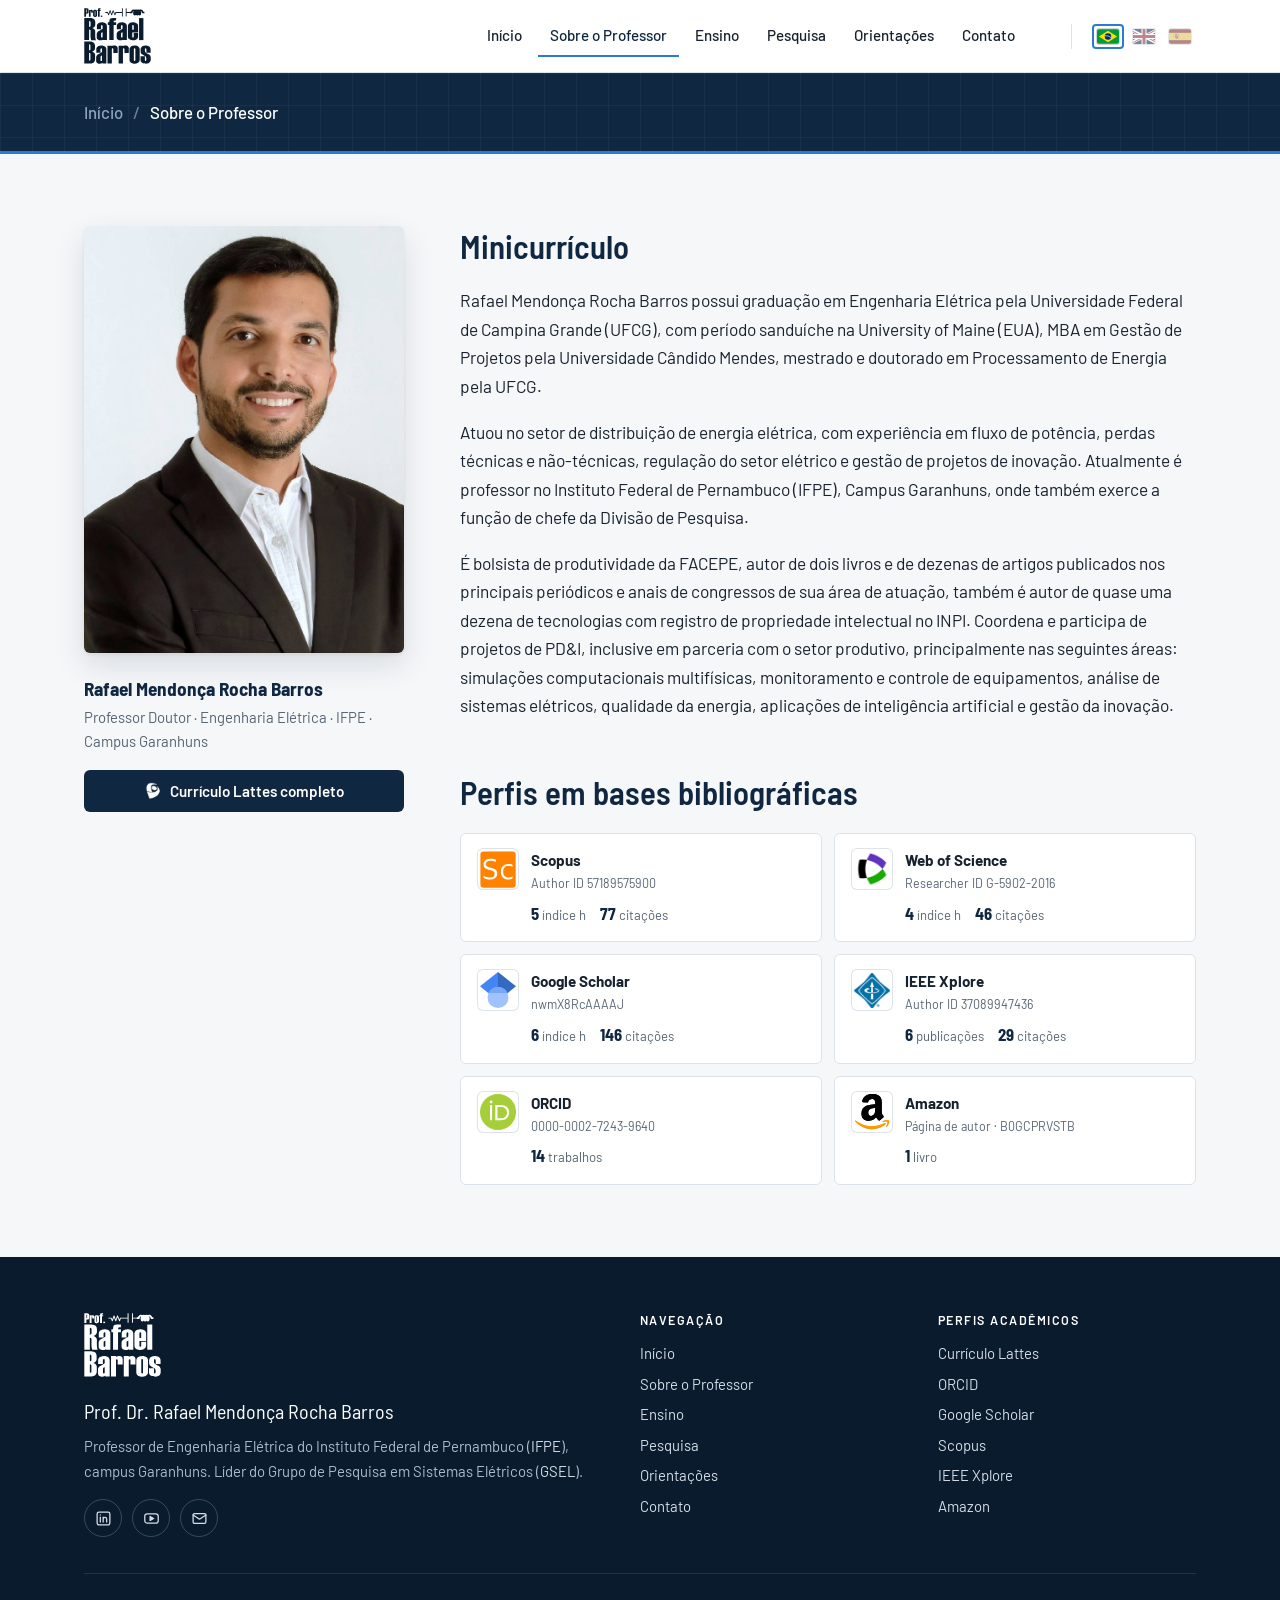
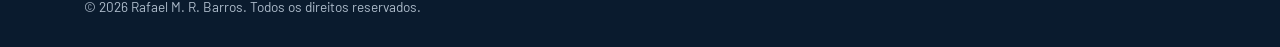
<file: sobre.html>
<!doctype html>
<html lang="pt-BR" data-lang="pt" data-title-en="About the Professor — Prof. Rafael Barros" data-title-es="Sobre el Profesor — Prof. Rafael Barros">
<head>
<meta charset="utf-8">
<meta name="viewport" content="width=device-width, initial-scale=1">
<title>Sobre o Professor — Prof. Rafael Barros</title>
<meta name="description" content="Minicurrículo e perfis acadêmicos do Prof. Dr. Rafael Mendonça Rocha Barros (IFPE).">
<link rel="canonical" href="https://prof-rafaelbarros.github.io/site/sobre.html">
<meta name="author" content="Rafael Mendonça Rocha Barros">
<meta property="og:type" content="website">
<meta property="og:site_name" content="Prof. Rafael Barros">
<meta property="og:locale" content="pt_BR">
<meta property="og:locale:alternate" content="en_US">
<meta property="og:locale:alternate" content="es_ES">
<meta property="og:title" content="Sobre o Professor — Prof. Rafael Barros">
<meta property="og:description" content="Minicurrículo e perfis acadêmicos do Prof. Dr. Rafael Mendonça Rocha Barros (IFPE).">
<meta property="og:url" content="https://prof-rafaelbarros.github.io/site/sobre.html">
<meta property="og:image" content="https://prof-rafaelbarros.github.io/site/assets/img/og-image.jpg?v=2">
<meta property="og:image:width" content="1200">
<meta property="og:image:height" content="630">
<meta name="twitter:card" content="summary_large_image">
<meta name="twitter:title" content="Sobre o Professor — Prof. Rafael Barros">
<meta name="twitter:description" content="Minicurrículo e perfis acadêmicos do Prof. Dr. Rafael Mendonça Rocha Barros (IFPE).">
<meta name="twitter:image" content="https://prof-rafaelbarros.github.io/site/assets/img/og-image.jpg?v=2">
<link rel="icon" href="assets/img/favicon.svg" type="image/svg+xml">
<link rel="alternate icon" href="assets/img/favicon.png" type="image/png">
<link rel="preconnect" href="https://fonts.googleapis.com">
<link rel="preconnect" href="https://fonts.gstatic.com" crossorigin>
<link href="https://fonts.googleapis.com/css2?family=Barlow:wght@400;500;600;700&family=Barlow+Semi+Condensed:wght@500;600;700&display=swap" rel="stylesheet">
<link rel="stylesheet" href="assets/css/style.css?v=202611172256">
<script type="application/ld+json">
{
  "@context": "https://schema.org",
  "@type": "Person",
  "name": "Rafael Mendonça Rocha Barros",
  "alternateName": ["Rafael Barros", "Rafael M. R. Barros", "Prof. Dr. Rafael Barros"],
  "honorificPrefix": "Prof. Dr.",
  "jobTitle": "Professor de Engenharia Elétrica",
  "description": "Professor de Engenharia Elétrica do IFPE campus Garanhuns, pesquisador em sistemas elétricos de potência e líder do Grupo de Pesquisa em Sistemas Elétricos (GSEL).",
  "url": "https://prof-rafaelbarros.github.io/site/",
  "image": "https://prof-rafaelbarros.github.io/site/assets/img/retrato.jpg",
  "email": "mailto:rafael.barros@garanhuns.ifpe.edu.br",
  "worksFor": {
    "@type": "CollegeOrUniversity",
    "name": "Instituto Federal de Pernambuco (IFPE) – Campus Garanhuns",
    "url": "https://portal.ifpe.edu.br/"
  },
  "alumniOf": {
    "@type": "CollegeOrUniversity",
    "name": "Universidade Federal de Campina Grande (UFCG)"
  },
  "knowsAbout": ["Sistemas elétricos de potência", "Perdas não técnicas de energia", "Distribuição de energia elétrica", "Geração distribuída", "Simulações multifísicas", "Qualidade da energia", "Inteligência artificial aplicada", "Gestão da inovação"],
  "memberOf": {
    "@type": "Organization",
    "name": "Grupo de Pesquisa em Sistemas Elétricos (GSEL)",
    "url": "https://gsel-ifpe.github.io/site/"
  },
  "sameAs": [
    "http://lattes.cnpq.br/6066634529532605",
    "https://orcid.org/0000-0002-7243-9640",
    "https://scholar.google.com.br/citations?user=nwmX8RcAAAAJ",
    "https://www.scopus.com/authid/detail.uri?authorId=57189575900",
    "https://www.webofscience.com/wos/author/record/G-5902-2016",
    "https://ieeexplore.ieee.org/author/37089947436",
    "https://www.linkedin.com/in/rafaelmrbarros/",
    "https://www.youtube.com/rafaelmrbarros",
    "https://www.amazon.com.br/stores/Rafael-M.-R.-Barros/author/B0GCPRVSTB"
  ]
}
</script>
</head>
<body data-page="sobre">
<header class="site-header"><a class="skip-link" href="#conteudo"><span data-l="pt">Pular para o conteúdo</span><span data-l="en">Skip to content</span><span data-l="es">Saltar al contenido</span></a><div class="wrap"><a class="brand" href="index.html"><img class="brand-mark" src="assets/img/rb/Icon-menu.svg" alt="Prof. Rafael Barros" width="236" height="196"></a><button class="nav-toggle" type="button" aria-expanded="false" aria-controls="main-nav" aria-label="Menu"><svg class="" viewBox="0 0 24 24" fill="none" stroke="currentColor" stroke-width="1.8" stroke-linecap="round" stroke-linejoin="round" aria-hidden="true"><path d="M4 6h16M4 12h16M4 18h16"/></svg></button><nav class="main-nav" id="main-nav" aria-label="Principal"><ul><li class=""><a href="index.html"><span data-l="pt">Início</span><span data-l="en">Home</span><span data-l="es">Inicio</span></a></li><li class="active"><a href="sobre.html" aria-current="page"><span data-l="pt">Sobre o Professor</span><span data-l="en">About</span><span data-l="es">Sobre el Profesor</span></a></li><li class=""><a href="ensino.html"><span data-l="pt">Ensino</span><span data-l="en">Teaching</span><span data-l="es">Docencia</span></a></li><li class=""><a href="pesquisa.html"><span data-l="pt">Pesquisa</span><span data-l="en">Research</span><span data-l="es">Investigación</span></a><ul class="sub"><li><a href="gsel.html">GSEL</a></li><li><a href="publicacoes.html"><span data-l="pt">Publicações</span><span data-l="en">Publications</span><span data-l="es">Publicaciones</span></a></li><li><a href="produtos.html"><span data-l="pt">Produtos Tecnológicos</span><span data-l="en">Technology Products</span><span data-l="es">Productos Tecnológicos</span></a></li></ul></li><li class=""><a href="orientacoes.html"><span data-l="pt">Orientações</span><span data-l="en">Supervision</span><span data-l="es">Orientaciones</span></a></li><li class=""><a href="contato.html"><span data-l="pt">Contato</span><span data-l="en">Contact</span><span data-l="es">Contacto</span></a></li></ul></nav><div class="lang-switch" role="group" aria-label="Idioma / Language / Idioma"><button type="button" data-set-lang="pt" title="Português" aria-label="Português"><svg viewBox="0 0 30 20" aria-hidden="true"><rect width="30" height="20" fill="#009c3b"/><path d="M15 2.2 27.4 10 15 17.8 2.6 10z" fill="#ffdf00"/><circle cx="15" cy="10" r="4.4" fill="#002776"/><path d="M10.7 9.1a10 10 0 0 1 8.5 2.4" stroke="#fff" stroke-width=".9" fill="none"/></svg></button><button type="button" data-set-lang="en" title="English" aria-label="English"><svg viewBox="0 0 60 30" preserveAspectRatio="xMidYMid slice" aria-hidden="true"><clipPath id="uk-t"><path d="M30 15h30v15zv15H0zH0V0zV0h30z"/></clipPath><rect width="60" height="30" fill="#012169"/><path d="M0 0l60 30M60 0L0 30" stroke="#fff" stroke-width="6"/><path d="M0 0l60 30M60 0L0 30" clip-path="url(#uk-t)" stroke="#c8102e" stroke-width="4"/><path d="M30 0v30M0 15h60" stroke="#fff" stroke-width="10"/><path d="M30 0v30M0 15h60" stroke="#c8102e" stroke-width="6"/></svg></button><button type="button" data-set-lang="es" title="Español" aria-label="Español"><svg viewBox="0 0 750 500" aria-hidden="true"><rect width="750" height="500" fill="#aa151b"/><rect y="125" width="750" height="250" fill="#f1bf00"/><g fill="#e8e8e8" stroke="#8c6d1f" stroke-width="5"><rect x="168" y="196" width="26" height="118"/><rect x="336" y="196" width="26" height="118"/></g><g fill="#c8b100"><rect x="160" y="182" width="42" height="16"/><rect x="328" y="182" width="42" height="16"/><rect x="160" y="312" width="42" height="16"/><rect x="328" y="312" width="42" height="16"/></g><g fill="#aa151b"><rect x="168" y="240" width="26" height="12"/><rect x="336" y="240" width="26" height="12"/></g><path d="M222 172l8-32 22 18 13-28 13 28 22-18 8 32z" fill="#c8b100" stroke="#8c6d1f" stroke-width="4"/><path d="M215 178h100v92a50 50 0 0 1-100 0z" fill="#aa151b" stroke="#8c6d1f" stroke-width="5"/><path d="M265 180h48v68h-48z" fill="#f0f0f0"/><path d="M217 248h48v52a48 48 0 0 1-48-30z" fill="#f1bf00"/><path d="M227 248h8v62h-8zM245 248h8v66h-8z" fill="#aa151b"/><rect x="230" y="196" width="22" height="30" fill="#f1bf00"/><circle cx="289" cy="212" r="12" fill="#aa151b"/><circle cx="265" cy="302" r="10" fill="#e88a9f"/><circle cx="265" cy="225" r="13" fill="#005bbf" stroke="#c8b100" stroke-width="4"/></svg></button></div></div></header>

<main id="conteudo">
  <section class="page-head">
    <div class="wrap">
      <nav class="breadcrumb" aria-label="breadcrumb"><a href="index.html"><span data-l="pt">Início</span><span data-l="en">Home</span><span data-l="es">Inicio</span></a><span class="sep">/</span><span data-l="pt">Sobre o Professor</span><span data-l="en">About</span><span data-l="es">Sobre el Profesor</span></nav>
      <h1 class="sr-only"><span data-l="pt">Sobre o Professor</span><span data-l="en">About the Professor</span><span data-l="es">Sobre el Profesor</span></h1>
    </div>
  </section>

  <section class="section">
    <div class="wrap profile">
      <aside class="profile-aside">
        <div class="portrait"><img src="assets/img/retrato.jpg" alt="Prof. Dr. Rafael Mendonça Rocha Barros" width="760" height="1015"></div>
        <div class="id">
          <strong>Rafael Mendonça Rocha Barros</strong>
          <span><span data-l="pt">Professor Doutor · Engenharia Elétrica</span><span data-l="en">Professor, Ph.D. · Electrical Engineering</span><span data-l="es">Profesor Doctor · Ingeniería Eléctrica</span> · IFPE · Campus Garanhuns</span>
        </div>
        <a class="btn btn-dark" href="http://lattes.cnpq.br/6066634529532605" target="_blank" rel="noopener"><img class="btn-ico" src="assets/img/bases/lattes-branco.png" alt=""> <span data-l="pt">Currículo Lattes completo</span><span data-l="en">Full Lattes CV</span><span data-l="es">Currículum Lattes completo</span></a>
      </aside>

      <div class="prose">
        <h2><span data-l="pt">Minicurrículo</span><span data-l="en">Short biography</span><span data-l="es">Minicurrículum</span></h2>
        <div data-l="pt">
          <p>Rafael Mendonça Rocha Barros possui graduação em Engenharia Elétrica pela Universidade Federal de Campina Grande (UFCG), com período sanduíche na University of Maine (EUA), MBA em Gestão de Projetos pela Universidade Cândido Mendes, mestrado e doutorado em Processamento de Energia pela UFCG.</p>
          <p>Atuou no setor de distribuição de energia elétrica, com experiência em fluxo de potência, perdas técnicas e não-técnicas, regulação do setor elétrico e gestão de projetos de inovação. Atualmente é professor no Instituto Federal de Pernambuco (IFPE), Campus Garanhuns, onde também exerce a função de chefe da Divisão de Pesquisa.</p>
          <p>É bolsista de produtividade da FACEPE, autor de dois livros e de dezenas de artigos publicados nos principais periódicos e anais de congressos de sua área de atuação, também é autor de quase uma dezena de tecnologias com registro de propriedade intelectual no INPI. Coordena e participa de projetos de PD&amp;I, inclusive em parceria com o setor produtivo, principalmente nas seguintes áreas: simulações computacionais multifísicas, monitoramento e controle de equipamentos, análise de sistemas elétricos, qualidade da energia, aplicações de inteligência artificial e gestão da inovação.</p>
        </div>
        <div data-l="en">
          <p>Rafael Mendonça Rocha Barros holds a degree in Electrical Engineering from the Federal University of Campina Grande (UFCG), including a sandwich period at the University of Maine (USA), an MBA in Project Management from Universidade Cândido Mendes, and both a master's and a doctoral degree in Energy Processing from UFCG.</p>
          <p>He worked in the electricity distribution sector, with experience in power flow, technical and non-technical losses, power sector regulation and innovation project management. He is currently a professor at the Federal Institute of Pernambuco (IFPE), Garanhuns Campus, where he also serves as head of the Research Division.</p>
          <p>He is a FACEPE research productivity fellow, the author of two books and dozens of articles published in leading journals and conference proceedings in his field, and the author of nearly ten technologies with intellectual property registered at INPI (the Brazilian patent office). He coordinates and participates in R&amp;D&amp;I projects, including partnerships with industry, mainly in the following areas: multiphysics computer simulations, equipment monitoring and control, power system analysis, power quality, artificial intelligence applications and innovation management.</p>
        </div>
        <div data-l="es">
          <p>Rafael Mendonça Rocha Barros es graduado en Ingeniería Eléctrica por la Universidad Federal de Campina Grande (UFCG), con un período de intercambio en la University of Maine (EE. UU.), tiene un MBA en Gestión de Proyectos por la Universidad Cândido Mendes, y maestría y doctorado en Procesamiento de Energía por la UFCG.</p>
          <p>Actuó en el sector de distribución de energía eléctrica, con experiencia en flujo de potencia, pérdidas técnicas y no técnicas, regulación del sector eléctrico y gestión de proyectos de innovación. Actualmente es profesor en el Instituto Federal de Pernambuco (IFPE), Campus Garanhuns, donde también ejerce la función de jefe de la División de Investigación.</p>
          <p>Es becario de productividad de la FACEPE, autor de dos libros y de decenas de artículos publicados en las principales revistas y actas de congresos de su área, y autor de casi una decena de tecnologías con registro de propiedad intelectual en el INPI. Coordina y participa en proyectos de I+D+i, incluso en alianza con el sector productivo, principalmente en las siguientes áreas: simulaciones computacionales multifísicas, monitoreo y control de equipos, análisis de sistemas eléctricos, calidad de la energía, aplicaciones de inteligencia artificial y gestión de la innovación.</p>
        </div>

        <h2><span data-l="pt">Perfis em bases bibliográficas</span><span data-l="en">Bibliographic database profiles</span><span data-l="es">Perfiles en bases bibliográficas</span></h2>
        <ul class="ids">
          <li><a href="https://www.scopus.com/authid/detail.uri?authorId=57189575900" target="_blank" rel="noopener"><span class="badge logo"><img src="assets/img/bases/scopus.svg" alt=""></span><span class="id-info"><strong>Scopus</strong><small>Author ID 57189575900</small>
            <span class="mstats"><span><b data-metric="scopus.h">5</b> <span data-l="pt">índice h</span><span data-l="en">h-index</span><span data-l="es">índice h</span></span><span><b data-metric="scopus.citations">77</b> <span data-l="pt">citações</span><span data-l="en">citations</span><span data-l="es">citas</span></span></span></span></a></li>
          <li><a href="https://www.webofscience.com/wos/author/record/G-5902-2016" target="_blank" rel="noopener"><span class="badge logo"><img src="assets/img/bases/wos-icon.png" alt=""></span><span class="id-info"><strong>Web of Science</strong><small>Researcher ID G-5902-2016</small>
            <span class="mstats"><span><b data-metric="wos.h">4</b> <span data-l="pt">índice h</span><span data-l="en">h-index</span><span data-l="es">índice h</span></span><span><b data-metric="wos.citations">46</b> <span data-l="pt">citações</span><span data-l="en">citations</span><span data-l="es">citas</span></span></span></span></a></li>
          <li><a href="https://scholar.google.com.br/citations?user=nwmX8RcAAAAJ" target="_blank" rel="noopener"><span class="badge logo"><img src="assets/img/bases/scholar.svg" alt=""></span><span class="id-info"><strong>Google Scholar</strong><small>nwmX8RcAAAAJ</small>
            <span class="mstats"><span><b data-metric="scholar.h">6</b> <span data-l="pt">índice h</span><span data-l="en">h-index</span><span data-l="es">índice h</span></span><span><b data-metric="scholar.citations">146</b> <span data-l="pt">citações</span><span data-l="en">citations</span><span data-l="es">citas</span></span></span></span></a></li>
          <li><a href="https://ieeexplore.ieee.org/author/37089947436" target="_blank" rel="noopener"><span class="badge logo"><img src="assets/img/bases/ieee-icon.png" alt=""></span><span class="id-info"><strong>IEEE Xplore</strong><small>Author ID 37089947436</small>
            <span class="mstats"><span><b>6</b> <span data-l="pt">publicações</span><span data-l="en">publications</span><span data-l="es">publicaciones</span></span><span><b data-metric="ieee.citations">29</b> <span data-l="pt">citações</span><span data-l="en">citations</span><span data-l="es">citas</span></span></span></span></a></li>
          <li><a href="https://orcid.org/0000-0002-7243-9640" target="_blank" rel="noopener"><span class="badge logo"><img src="assets/img/bases/orcid.svg" alt=""></span><span class="id-info"><strong>ORCID</strong><small>0000-0002-7243-9640</small>
            <span class="mstats"><span><b data-metric="orcid.works">14</b> <span data-l="pt">trabalhos</span><span data-l="en">works</span><span data-l="es">trabajos</span></span></span></span></a></li>
          <li><a href="https://www.amazon.com.br/stores/Rafael-M.-R.-Barros/author/B0GCPRVSTB" target="_blank" rel="noopener"><span class="badge logo"><img src="assets/img/bases/amazon.svg" alt=""></span><span class="id-info"><strong>Amazon</strong><small><span data-l="pt">Página de autor</span><span data-l="en">Author page</span><span data-l="es">Página de autor</span> · B0GCPRVSTB</small>
            <span class="mstats"><span><b>1</b> <span data-l="pt">livro</span><span data-l="en">book</span><span data-l="es">libro</span></span></span></span></a></li>
        </ul>
      </div>
    </div>
  </section>
</main>

<footer class="site-footer"><div class="wrap"><div class="footer-grid"><div><img class="footer-logo" src="assets/img/rb/Icon-white.svg" alt="Prof. Rafael Barros" width="236" height="196"><span class="fname">Prof. Dr. Rafael Mendonça Rocha Barros</span><p><span data-l="pt">Professor de Engenharia Elétrica do Instituto Federal de Pernambuco (<a href="https://portal.ifpe.edu.br/" target="_blank" rel="noopener">IFPE</a>), campus Garanhuns. Líder do Grupo de Pesquisa em Sistemas Elétricos (<a href="https://gsel-ifpe.github.io/site/" target="_blank" rel="noopener">GSEL</a>).</span><span data-l="en">Professor of Electrical Engineering at the Federal Institute of Pernambuco (<a href="https://portal.ifpe.edu.br/" target="_blank" rel="noopener">IFPE</a>), Garanhuns campus. Leader of the Electrical Systems Research Group (<a href="https://gsel-ifpe.github.io/site/" target="_blank" rel="noopener">GSEL</a>).</span><span data-l="es">Profesor de Ingeniería Eléctrica del Instituto Federal de Pernambuco (<a href="https://portal.ifpe.edu.br/" target="_blank" rel="noopener">IFPE</a>), campus Garanhuns. Líder del Grupo de Investigación en Sistemas Eléctricos (<a href="https://gsel-ifpe.github.io/site/" target="_blank" rel="noopener">GSEL</a>).</span></p><div class="social"><a href="https://www.linkedin.com/in/rafaelmrbarros/" target="_blank" rel="noopener" aria-label="LinkedIn"><svg class="" viewBox="0 0 24 24" fill="none" stroke="currentColor" stroke-width="1.8" stroke-linecap="round" stroke-linejoin="round" aria-hidden="true"><rect x="3" y="3" width="18" height="18" rx="2.5"/><path d="M7.5 10v7M7.5 7v.01M11.5 17v-4a2.5 2.5 0 0 1 5 0v4M11.5 10v7"/></svg></a><a href="https://www.youtube.com/rafaelmrbarros" target="_blank" rel="noopener" aria-label="YouTube"><svg class="" viewBox="0 0 24 24" fill="none" stroke="currentColor" stroke-width="1.8" stroke-linecap="round" stroke-linejoin="round" aria-hidden="true"><rect x="2.5" y="5.5" width="19" height="13" rx="3.5"/><path d="M10 9.2v5.6l5-2.8z" fill="currentColor"/></svg></a><a href="mailto:rafael.barros@garanhuns.ifpe.edu.br" aria-label="E-mail"><svg class="" viewBox="0 0 24 24" fill="none" stroke="currentColor" stroke-width="1.8" stroke-linecap="round" stroke-linejoin="round" aria-hidden="true"><rect x="3" y="5" width="18" height="14" rx="2"/><path d="M3 7l9 6 9-6"/></svg></a></div></div><div><h4><span data-l="pt">Navegação</span><span data-l="en">Navigation</span><span data-l="es">Navegación</span></h4><ul><li><a href="index.html"><span data-l="pt">Início</span><span data-l="en">Home</span><span data-l="es">Inicio</span></a></li><li><a href="sobre.html"><span data-l="pt">Sobre o Professor</span><span data-l="en">About</span><span data-l="es">Sobre el Profesor</span></a></li><li><a href="ensino.html"><span data-l="pt">Ensino</span><span data-l="en">Teaching</span><span data-l="es">Docencia</span></a></li><li><a href="pesquisa.html"><span data-l="pt">Pesquisa</span><span data-l="en">Research</span><span data-l="es">Investigación</span></a></li><li><a href="orientacoes.html"><span data-l="pt">Orientações</span><span data-l="en">Supervision</span><span data-l="es">Orientaciones</span></a></li><li><a href="contato.html"><span data-l="pt">Contato</span><span data-l="en">Contact</span><span data-l="es">Contacto</span></a></li></ul></div><div><h4><span data-l="pt">Perfis acadêmicos</span><span data-l="en">Academic profiles</span><span data-l="es">Perfiles académicos</span></h4><ul><li><a href="http://lattes.cnpq.br/6066634529532605" target="_blank" rel="noopener">Currículo Lattes</a></li><li><a href="https://orcid.org/0000-0002-7243-9640" target="_blank" rel="noopener">ORCID</a></li><li><a href="https://scholar.google.com.br/citations?user=nwmX8RcAAAAJ" target="_blank" rel="noopener">Google Scholar</a></li><li><a href="https://www.scopus.com/authid/detail.uri?authorId=57189575900" target="_blank" rel="noopener">Scopus</a></li><li><a href="https://ieeexplore.ieee.org/author/37089947436" target="_blank" rel="noopener">IEEE Xplore</a></li><li><a href="https://www.amazon.com.br/stores/Rafael-M.-R.-Barros/author/B0GCPRVSTB" target="_blank" rel="noopener">Amazon</a></li></ul></div></div><div class="footer-bottom"><span>© 2026 Rafael M. R. Barros. <span data-l="pt">Todos os direitos reservados.</span><span data-l="en">All rights reserved.</span><span data-l="es">Todos los derechos reservados.</span></span></div></div></footer>
<script src="assets/js/site.js?v=202611172256"></script>
</body>
</html>
</file>
<file: assets/css/style.css>
/* =========================================================
   Prof. Rafael Barros — folha de estilo principal
   ========================================================= */
:root {
  --navy-900: #0a1b2e;
  --navy-800: #0f2740;
  --navy-700: #163654;
  --steel-500: #3d5f80;
  --steel-300: #8fa6bd;
  --ink: #18222e;
  --muted: #566372;
  --line: #dde3ea;
  --bg: #f5f7f9;
  --paper: #ffffff;
  --accent: #2b7bd6;      /* azul elétrico */
  --accent-dark: #1b5ea8;
  --accent-soft: #e7f0fb;
  --radius: 6px;
  --shadow: 0 1px 2px rgba(10, 27, 46, .06), 0 4px 16px rgba(10, 27, 46, .06);
  --shadow-lg: 0 2px 4px rgba(10, 27, 46, .06), 0 12px 32px rgba(10, 27, 46, .12);
  --serif: "Barlow Semi Condensed", "Arial Narrow", Arial, sans-serif;
  --sans: "Barlow", "Segoe UI", Arial, sans-serif;
  --wrap: 1160px;
}

/* ---------- idioma ---------- */
html[data-lang="pt"] [data-l]:not([data-l="pt"]),
html[data-lang="en"] [data-l]:not([data-l="en"]),
html[data-lang="es"] [data-l]:not([data-l="es"]) { display: none !important; }

[hidden] { display: none !important; }

/* ---------- base ---------- */
*, *::before, *::after { box-sizing: border-box; }
html { scroll-behavior: smooth; -webkit-text-size-adjust: 100%; }
body {
  margin: 0;
  font-family: var(--sans);
  font-size: 1.0625rem;
  line-height: 1.65;
  color: var(--ink);
  background: var(--bg);
  overflow-x: hidden;
}
img { max-width: 100%; height: auto; display: block; }
a { color: var(--steel-500); text-decoration-thickness: 1px; text-underline-offset: 3px; }
a:hover { color: var(--accent-dark); }
h1, h2, h3, h4 { font-family: var(--serif); color: var(--navy-800); line-height: 1.25; margin: 0 0 .6em; font-weight: 600; }
h1 { font-size: clamp(2rem, 4.2vw, 3rem); letter-spacing: -.01em; }
h2 { font-size: clamp(1.55rem, 2.8vw, 2.05rem); }
h3 { font-size: 1.25rem; }
p { margin: 0 0 1em; }
:focus-visible { outline: 3px solid var(--accent); outline-offset: 2px; }

.wrap { width: 100%; max-width: var(--wrap); margin: 0 auto; padding: 0 24px; }
@media (max-width: 640px) { .wrap { padding: 0 16px; } }

.skip-link { position: absolute; left: -9999px; top: 0; background: var(--navy-800); color: #fff; padding: 10px 16px; z-index: 1000; }
.skip-link:focus { left: 8px; top: 8px; }

/* ---------- cabeçalho ---------- */
.site-header {
  position: sticky; top: 0; z-index: 100;
  background: rgba(255, 255, 255, .97);
  border-bottom: 1px solid var(--line);
  backdrop-filter: saturate(1.4) blur(6px);
}
.site-header .wrap { display: flex; align-items: center; gap: 24px; min-height: 72px; }
.brand { display: flex; align-items: center; gap: 12px; text-decoration: none; color: var(--navy-800); flex-shrink: 0; }
.brand:hover { color: var(--navy-800); }
.brand-mark { width: auto; height: 56px; flex-shrink: 0; }
@media (max-width: 640px) { .brand-mark { height: 46px; } }
.brand-text { display: flex; flex-direction: column; line-height: 1.3; padding-left: 12px; border-left: 2px solid var(--accent); }
.brand-sub { font-size: .7rem; font-weight: 600; letter-spacing: .1em; text-transform: uppercase; color: var(--muted); }

.main-nav { margin-left: auto; }
.main-nav ul { list-style: none; margin: 0; padding: 0; display: flex; gap: 4px; }
.main-nav li { position: relative; }
.main-nav a {
  display: block; padding: 8px 12px; text-decoration: none; color: var(--ink);
  font-size: .95rem; font-weight: 500; border-radius: var(--radius);
}
.main-nav a:hover { background: var(--bg); color: var(--navy-800); }
.main-nav a[aria-current="page"], .main-nav li.active > a { color: var(--navy-800); box-shadow: inset 0 -2px 0 var(--accent); border-radius: 0; }
.main-nav .sub {
  position: absolute; top: 100%; left: 0; min-width: 220px; display: none; flex-direction: column;
  background: var(--paper); border: 1px solid var(--line); border-radius: var(--radius); box-shadow: var(--shadow-lg); padding: 6px;
}
.main-nav li:hover > .sub, .main-nav li:focus-within > .sub { display: flex; }
.main-nav .sub a { padding: 8px 12px; box-shadow: none; border-radius: 4px; }
.main-nav .sub a[aria-current="page"] { background: var(--accent-soft); box-shadow: none; }

.lang-switch { display: flex; gap: 4px; flex-shrink: 0; margin-left: 20px; padding-left: 20px; border-left: 1px solid var(--line); }
.lang-switch button {
  padding: 3px; border: 2px solid transparent; border-radius: 4px; background: transparent; cursor: pointer;
  line-height: 0; opacity: .55; filter: saturate(.6); transition: opacity .15s, filter .15s, border-color .15s;
}
.lang-switch svg { width: 22px; height: 15px; display: block; border-radius: 2px; box-shadow: 0 0 0 1px rgba(10, 27, 46, .18); }
.lang-switch button:hover { opacity: 1; filter: none; }
.lang-switch button[aria-pressed="true"] { opacity: 1; filter: none; border-color: var(--accent); }

.nav-toggle { display: none; margin-left: auto; background: none; border: 1px solid var(--line); border-radius: var(--radius); padding: 8px; cursor: pointer; color: var(--navy-800); }
.nav-toggle svg { width: 22px; height: 22px; display: block; }

@media (max-width: 960px) {
  .site-header .wrap { flex-wrap: wrap; gap: 12px; }
  .nav-toggle { display: block; }
  .lang-switch { order: 2; margin-left: 4px; padding-left: 0; border-left: 0; }
  .main-nav { order: 3; width: 100%; margin: 0; display: none; padding-bottom: 12px; }
  .site-header.open .main-nav { display: block; }
  .main-nav ul { flex-direction: column; }
  .main-nav .sub { position: static; display: flex; box-shadow: none; border: 0; padding: 0 0 0 16px; }
  .main-nav a[aria-current="page"], .main-nav li.active > a { box-shadow: inset 3px 0 0 var(--accent); }
}
@media (max-width: 420px) { .brand-sub { display: none; } }

/* ---------- herói (página inicial) ---------- */
.hero {
  position: relative; color: #fff; overflow: hidden;
  background: var(--navy-900) url("../img/hero.jpg") center / cover no-repeat;
}
.hero::before {
  content: ""; position: absolute; inset: 0;
  background: rgba(10, 27, 46, .45);
}
.hero .wrap { position: relative; padding-top: 96px; padding-bottom: 104px; }
.hero .eyebrow { color: #8cc3f5; }
.hero h1 { color: #fff; max-width: 15ch; margin-bottom: .35em; }
.hero .lead { font-size: 1.15rem; max-width: 60ch; color: #d8e1ea; }
@media (max-width: 640px) { .hero .wrap { padding-top: 64px; padding-bottom: 72px; } }

.eyebrow { font: 600 .78rem/1.2 var(--sans); letter-spacing: .14em; text-transform: uppercase; color: var(--accent-dark); margin-bottom: 14px; display: block; }

/* ---------- cabeçalho das páginas internas ---------- */
.page-head {
  position: relative; color: #fff; background: var(--navy-800);
  background-image:
    linear-gradient(rgba(255, 255, 255, .045) 1px, transparent 1px),
    linear-gradient(90deg, rgba(255, 255, 255, .045) 1px, transparent 1px);
  background-size: 32px 32px;
  border-bottom: 3px solid var(--accent);
}
.page-head .wrap { padding-top: 26px; padding-bottom: 24px; }
.breadcrumb { font-size: 1.05rem; font-weight: 500; color: #fff; }
.breadcrumb a { color: var(--steel-300); text-decoration: none; }
.breadcrumb a:hover { color: #fff; text-decoration: underline; }
.breadcrumb .sep { margin: 0 10px; color: var(--steel-300); opacity: .7; }
.sr-only { position: absolute; width: 1px; height: 1px; padding: 0; margin: -1px; overflow: hidden; clip: rect(0, 0, 0, 0); white-space: nowrap; border: 0; }

/* ---------- seções ---------- */
.section { padding: 72px 0; }
.section.tight { padding: 48px 0; }
.section.alt { background: var(--paper); border-top: 1px solid var(--line); border-bottom: 1px solid var(--line); }
.section-head { margin-bottom: 36px; max-width: 70ch; }
.section-head p { color: var(--muted); }
.section-title { display: flex; align-items: baseline; gap: 14px; flex-wrap: wrap; }
.section-title .count { font: 500 .85rem var(--sans); color: var(--muted); }
@media (max-width: 640px) { .section { padding: 52px 0; } }

/* ---------- botões ---------- */
.btn {
  display: inline-flex; align-items: center; gap: 8px; padding: 11px 20px; border-radius: var(--radius);
  font: 600 .95rem/1.2 var(--sans); text-decoration: none; border: 1px solid transparent; cursor: pointer;
  transition: background .15s, color .15s, border-color .15s;
}
.btn svg { width: 17px; height: 17px; flex-shrink: 0; }
.btn-primary { background: var(--accent); color: #fff; }
.btn-primary:hover { background: var(--accent-dark); color: #fff; }
.btn-dark { background: var(--navy-800); color: #fff; }
.btn-dark:hover { background: var(--navy-700); color: #fff; }
.btn-ghost { border-color: rgba(255, 255, 255, .45); color: #fff; }
.btn-ghost:hover { background: rgba(255, 255, 255, .1); color: #fff; }
.btn-outline { border-color: var(--line); color: var(--navy-800); background: var(--paper); }
.btn-outline:hover { border-color: var(--navy-800); color: var(--navy-800); }
.btn-sm { padding: 7px 14px; font-size: .85rem; }

/* ---------- grades e cartões ---------- */
.grid { display: grid; gap: 24px; }
.grid-2 { grid-template-columns: repeat(2, minmax(0, 1fr)); }
.grid-3 { grid-template-columns: repeat(3, minmax(0, 1fr)); }
.grid-4 { grid-template-columns: repeat(4, minmax(0, 1fr)); }
@media (max-width: 960px) { .grid-3, .grid-4 { grid-template-columns: repeat(2, minmax(0, 1fr)); } }
@media (max-width: 640px) { .grid-2, .grid-3, .grid-4 { grid-template-columns: 1fr; } }

.card {
  background: var(--paper); border: 1px solid var(--line); border-radius: var(--radius);
  box-shadow: var(--shadow); overflow: hidden; display: flex; flex-direction: column;
}
.card-body { padding: 22px 24px 24px; display: flex; flex-direction: column; flex: 1; }
.card-body p { color: var(--muted); font-size: .97rem; }
.card-body .btn { margin-top: auto; align-self: flex-start; }
.card-media { aspect-ratio: 16 / 10; overflow: hidden; background: var(--navy-800); }
.card-media img { width: 100%; height: 100%; object-fit: cover; transition: transform .4s; }
a.card { text-decoration: none; color: inherit; transition: box-shadow .2s, transform .2s; }
a.card:hover { box-shadow: var(--shadow-lg); transform: translateY(-2px); color: inherit; }
a.card:hover .card-media img { transform: scale(1.03); }
.card .tag { font: 600 .75rem var(--sans); letter-spacing: .08em; text-transform: uppercase; color: var(--accent-dark); margin-bottom: 8px; }
.card-link { margin-top: auto; font-weight: 600; font-size: .92rem; color: var(--steel-500); display: inline-flex; align-items: center; gap: 6px; }
.card-link svg { width: 16px; height: 16px; }

/* cartão de atalho (ícone) */
.tile { padding: 26px; }
.tile .ico { width: 44px; height: 44px; border-radius: 8px; display: grid; place-items: center; background: var(--accent-soft); color: var(--accent-dark); margin-bottom: 16px; }
.tile .ico svg { width: 22px; height: 22px; }
.tile h3 { margin-bottom: .35em; }

/* áreas de atuação */
.areas { list-style: none; margin: 0; padding: 0; display: grid; grid-template-columns: repeat(3, minmax(0, 1fr)); gap: 0; border-top: 1px solid var(--line); border-left: 1px solid var(--line); }
.areas li { padding: 22px 24px; border-right: 1px solid var(--line); border-bottom: 1px solid var(--line); background: var(--paper); display: flex; gap: 14px; align-items: flex-start; }
.areas .num { font: 600 .8rem var(--sans); color: var(--accent-dark); padding-top: 3px; }
.areas strong { font-family: var(--serif); font-weight: 600; color: var(--navy-800); font-size: 1.08rem; }
@media (max-width: 960px) { .areas { grid-template-columns: repeat(2, minmax(0, 1fr)); } }
@media (max-width: 640px) { .areas { grid-template-columns: 1fr; } }

/* destaques */
.facts { display: grid; grid-template-columns: repeat(4, minmax(0, 1fr)); gap: 0; background: var(--navy-800); color: #fff; border-radius: var(--radius); overflow: hidden; }
.facts div { padding: 26px 24px; border-right: 1px solid rgba(255, 255, 255, .1); }
.facts div:last-child { border-right: 0; }
.facts strong { display: block; font-family: var(--serif); font-size: 1.45rem; color: #8cc3f5; margin-bottom: 4px; font-weight: 600; }
.facts div > span { font-size: .92rem; color: #c9d5e1; }
@media (max-width: 960px) { .facts { grid-template-columns: repeat(2, minmax(0, 1fr)); } .facts div:nth-child(2) { border-right: 0; } .facts div:nth-child(-n+2) { border-bottom: 1px solid rgba(255, 255, 255, .1); } }
@media (max-width: 520px) { .facts { grid-template-columns: 1fr; } .facts div { border-right: 0; border-bottom: 1px solid rgba(255, 255, 255, .1); } }

/* ---------- carrossel (página inicial) ---------- */
.hero-center .wrap { text-align: center; padding-top: 64px; padding-bottom: 64px; }
.hero-center h1 { max-width: none; margin-left: auto; margin-right: auto; }
.hero-center .lead { margin: 0 auto; max-width: none; }
.carousel { position: relative; background: var(--navy-900); aspect-ratio: 16 / 9; overflow: hidden; border-radius: 10px; box-shadow: 0 4px 10px rgba(10, 27, 46, .12), 0 18px 48px rgba(10, 27, 46, .28); outline: 1px solid rgba(10, 27, 46, .08); }
.carousel .slides { position: absolute; inset: 0; }
.carousel .slide { position: absolute; inset: 0; margin: 0; opacity: 0; transition: opacity .6s ease; }
.carousel .slide.is-active { opacity: 1; }
.carousel .slide img { width: 100%; height: 100%; object-fit: cover; }
.car-btn { position: absolute; top: 50%; transform: translateY(-50%); width: 46px; height: 46px; border-radius: 50%; border: 0; background: rgba(10, 27, 46, .55); color: #fff; cursor: pointer; display: grid; place-items: center; transition: background .15s; }
.car-btn:hover { background: rgba(10, 27, 46, .85); }
.car-btn svg { width: 22px; height: 22px; }
.car-btn.prev { left: 20px; }
.car-btn.next { right: 20px; }
.car-dots { position: absolute; left: 0; right: 0; bottom: 18px; display: flex; justify-content: center; gap: 8px; }
.car-dots button { width: 10px; height: 10px; border-radius: 50%; border: 0; padding: 0; background: rgba(255, 255, 255, .5); cursor: pointer; }
.car-dots button[aria-current="true"] { background: #fff; width: 26px; border-radius: 5px; }
@media (max-width: 640px) { .car-btn { width: 38px; height: 38px; } .car-btn.prev { left: 10px; } .car-btn.next { right: 10px; } .hero-center .wrap { padding-top: 52px; padding-bottom: 52px; } }

/* ---------- pop-up (agendamento) ---------- */
.popup { position: fixed; inset: 0; z-index: 500; background: rgba(6, 15, 26, .7); display: none; align-items: center; justify-content: center; padding: 24px; }
.popup.open { display: flex; }
.popup-panel { background: var(--paper); width: min(960px, 100%); height: min(760px, 100%); border-radius: var(--radius); overflow: hidden; display: flex; flex-direction: column; box-shadow: var(--shadow-lg); }
.popup-bar { display: flex; align-items: center; gap: 16px; padding: 10px 12px 10px 20px; border-bottom: 1px solid var(--line); background: var(--bg); }
.popup-title { font-family: var(--serif); font-weight: 600; color: var(--navy-800); flex: 1; display: flex; align-items: center; gap: 8px; }
.popup-title svg { width: 18px; height: 18px; }
.popup-ext { font-size: .85rem; display: inline-flex; align-items: center; gap: 4px; }
.popup-ext svg { width: 14px; height: 14px; }
.popup-close { width: 38px; height: 38px; border-radius: 50%; border: 1px solid var(--line); background: var(--paper); font-size: 1.4rem; line-height: 1; cursor: pointer; color: var(--navy-800); }
.popup iframe { flex: 1; width: 100%; border: 0; }
@media (max-width: 640px) { .popup { padding: 0; } .popup-panel { height: 100%; border-radius: 0; } .popup-ext { display: none; } }
/* validação de matrícula (página Ensino) */
.popup-panel.mat-panel { width: min(440px, 100%); height: auto; padding: 24px; gap: 14px; }
.mat-panel p { margin: 0; }
.mat-panel input { width: 100%; font: 1rem var(--sans); padding: 10px 12px; border: 1px solid var(--line); border-radius: var(--radius); background: var(--bg); color: var(--ink); }
.mat-panel input:focus { outline: 2px solid var(--accent); border-color: transparent; background: #fff; }
.mat-erro { color: #b42318; font-weight: 600; }
.mat-actions { display: flex; justify-content: flex-end; gap: 10px; flex-wrap: wrap; }
@media (max-width: 640px) { .popup:has(.mat-panel) { padding: 16px; } .popup-panel.mat-panel { height: auto; border-radius: var(--radius); } }

/* ---------- sobre ---------- */
.profile { display: grid; grid-template-columns: 320px minmax(0, 1fr); gap: 56px; align-items: start; }
.profile-aside { position: sticky; top: 100px; }
.portrait { border-radius: var(--radius); overflow: hidden; box-shadow: var(--shadow-lg); background: #e9eef2; }
.portrait img { width: 100%; }
.profile-aside .id { margin-top: 20px; }
.profile-aside .id strong { font-family: var(--serif); font-size: 1.2rem; color: var(--navy-800); display: block; }
.profile-aside .id > span { color: var(--muted); font-size: .93rem; display: block; }
.profile-aside .btn { width: 100%; justify-content: center; margin-top: 16px; }
.prose p { font-size: 1.08rem; }
.prose h2 { margin-top: 1.6em; }
.prose h2:first-child { margin-top: 0; }
@media (max-width: 860px) { .profile { grid-template-columns: 1fr; gap: 32px; } .profile-aside { position: static; max-width: 340px; } }

.ids { list-style: none; padding: 0; margin: 0; display: grid; grid-template-columns: repeat(auto-fill, minmax(230px, 1fr)); gap: 12px; }
.ids a { display: flex; align-items: center; gap: 12px; padding: 14px 16px; border: 1px solid var(--line); border-radius: var(--radius); background: var(--paper); text-decoration: none; color: var(--ink); transition: border-color .15s; }
.ids a:hover { border-color: var(--navy-800); color: var(--ink); }
.ids .badge { width: 38px; height: 38px; border-radius: 6px; display: grid; place-items: center; font: 700 .72rem var(--sans); color: #fff; flex-shrink: 0; letter-spacing: .02em; }
.ids strong { display: block; font-size: .95rem; }
.ids small { display: block; color: var(--muted); font-size: .78rem; overflow-wrap: anywhere; }

/* ---------- chamada (CTA) ---------- */
.cta { display: flex; gap: 28px; align-items: center; justify-content: space-between; flex-wrap: wrap; padding: 32px 36px; background: var(--paper); border: 1px solid var(--line); border-left: 4px solid var(--accent); border-radius: var(--radius); box-shadow: var(--shadow); }
.cta h2, .cta h3 { margin-bottom: .3em; font-size: 1.3rem; }
.cta p { color: var(--muted); margin: 0; max-width: 62ch; }
@media (max-width: 640px) { .cta { padding: 24px 20px; } }

/* ---------- publicações ---------- */
.pub-toolbar { display: flex; flex-wrap: wrap; gap: 12px; align-items: center; justify-content: space-between; margin-bottom: 32px; padding: 16px; background: var(--paper); border: 1px solid var(--line); border-radius: var(--radius); position: sticky; top: 84px; z-index: 20; box-shadow: var(--shadow); }
.filters { display: flex; flex-wrap: wrap; gap: 6px; }
.filters button { font: 500 .9rem var(--sans); padding: 8px 14px; border: 1px solid var(--line); background: var(--paper); border-radius: 999px; cursor: pointer; color: var(--ink); }
.filters button:hover { border-color: var(--navy-800); }
.filters button[aria-pressed="true"] { background: var(--navy-800); border-color: var(--navy-800); color: #fff; }
.filters .n { opacity: .65; margin-left: 4px; font-size: .82em; }
.search { position: relative; flex: 1 1 240px; max-width: 340px; }
.search input { width: 100%; font: .95rem var(--sans); padding: 9px 12px 9px 36px; border: 1px solid var(--line); border-radius: var(--radius); background: var(--bg); color: var(--ink); }
.search input:focus { outline: 2px solid var(--accent); border-color: transparent; background: #fff; }
.search svg { position: absolute; left: 11px; top: 50%; transform: translateY(-50%); width: 16px; height: 16px; color: var(--muted); }
@media (max-width: 960px) { .pub-toolbar { position: static; } .search { max-width: none; } }

.pub-group { margin-bottom: 56px; }
.pub-group > h2 { padding-bottom: 12px; border-bottom: 2px solid var(--navy-800); margin-bottom: 0; }
.pub-list { list-style: none; margin: 0; padding: 0; }
.pub { display: grid; grid-template-columns: 96px minmax(0, 1fr); gap: 24px; padding: 26px 0; border-bottom: 1px solid var(--line); }
.pub-cover { width: 96px; aspect-ratio: 3 / 4.2; border-radius: 3px; overflow: hidden; box-shadow: 0 2px 8px rgba(10, 27, 46, .18); background: var(--navy-800); }
.pub-cover img { width: 100%; height: 100%; object-fit: cover; }
.pub-cover.ph { display: grid; place-items: center; background: linear-gradient(160deg, var(--navy-700), var(--navy-900)); color: #8cc3f5; box-shadow: none; }
.pub-cover.ph span { font: 700 1.25rem var(--serif); }
.pub-cover.ph small { display: block; font: 500 .62rem var(--sans); letter-spacing: .1em; text-transform: uppercase; color: var(--steel-300); text-align: center; margin-top: 2px; }
.pub h3 { font-size: 1.14rem; margin-bottom: .4em; }
.pub-meta { display: flex; flex-wrap: wrap; gap: 4px 18px; font-size: .9rem; color: var(--muted); margin-bottom: 12px; }
.pub-meta b { font-weight: 600; color: var(--ink); }
.pub-meta a { color: var(--steel-500); }
.pub-actions { display: flex; flex-wrap: wrap; gap: 10px; align-items: center; }
.pub details { margin-top: 4px; }
.pub summary { cursor: pointer; font-weight: 600; font-size: .9rem; color: var(--steel-500); display: inline-flex; align-items: center; gap: 6px; list-style: none; padding: 7px 0; }
.pub summary::-webkit-details-marker { display: none; }
.pub summary::before { content: "+"; display: inline-grid; place-items: center; width: 18px; height: 18px; border: 1px solid currentColor; border-radius: 3px; font-size: .8rem; line-height: 1; }
.pub details[open] summary::before { content: "−"; }
.pub .abstract { font-size: .96rem; color: #36414e; background: var(--bg); border-left: 3px solid var(--steel-300); padding: 14px 18px; margin: 8px 0 14px; border-radius: 0 4px 4px 0; }
.pub .abstract .lang-note { display: block; font-size: .78rem; color: var(--muted); margin-top: 8px; font-style: italic; }
.year-badge { font: 600 .78rem var(--sans); color: var(--accent-dark); background: var(--accent-soft); padding: 3px 8px; border-radius: 3px; }
.empty { padding: 32px; text-align: center; color: var(--muted); }
@media (max-width: 560px) { .pub { grid-template-columns: 64px minmax(0, 1fr); gap: 16px; } .pub-cover { width: 64px; } }

/* ---------- projetos ---------- */
.project { background: var(--paper); border: 1px solid var(--line); border-radius: var(--radius); box-shadow: var(--shadow); padding: 28px 32px; margin-bottom: 20px; }
.project h3 { font-size: 1.3rem; }
.project .status { display: inline-block; font: 600 .74rem var(--sans); letter-spacing: .08em; text-transform: uppercase; padding: 4px 10px; border-radius: 3px; margin-bottom: 12px; }
.status.on { background: #e5f2ea; color: #1f6a3c; }
.status.off { background: #eceff3; color: var(--muted); }
.project dl { display: grid; grid-template-columns: repeat(4, minmax(0, 1fr)); gap: 0; margin: 16px 0 18px; border: 1px solid var(--line); border-radius: var(--radius); overflow: hidden; }
.project dl div { padding: 12px 16px; border-right: 1px solid var(--line); background: var(--bg); }
.project dl div:last-child { border-right: 0; }
.project dt { font: 600 .72rem var(--sans); letter-spacing: .08em; text-transform: uppercase; color: var(--muted); }
.project dd { margin: 2px 0 0; font-size: .95rem; font-weight: 500; }
.project p { color: #36414e; margin: 0; }
@media (max-width: 760px) { .project { padding: 22px 20px; } .project dl { grid-template-columns: 1fr 1fr; } .project dl div:nth-child(2) { border-right: 0; } .project dl div:nth-child(-n+2) { border-bottom: 1px solid var(--line); } }

/* ---------- orientações (seções expansíveis) ---------- */
.acc { background: var(--paper); border: 1px solid var(--line); border-radius: var(--radius); box-shadow: var(--shadow); margin-bottom: 14px; }
.acc > summary { list-style: none; cursor: pointer; display: flex; align-items: center; gap: 16px; padding: 20px 24px; }
.acc > summary::-webkit-details-marker { display: none; }
.acc > summary .ico { width: 42px; height: 42px; border-radius: 8px; display: grid; place-items: center; background: var(--accent-soft); color: var(--accent-dark); flex-shrink: 0; }
.acc > summary .ico svg { width: 20px; height: 20px; }
.acc > summary h2 { font-size: 1.25rem; margin: 0; flex: 1; }
.acc > summary .n { font-size: .85rem; color: var(--muted); white-space: nowrap; }
.acc > summary::after { content: ""; width: 10px; height: 10px; border-right: 2px solid var(--steel-500); border-bottom: 2px solid var(--steel-500); transform: rotate(45deg); transition: transform .2s; margin: 0 4px 4px; flex-shrink: 0; }
.acc[open] > summary::after { transform: rotate(-135deg); margin-bottom: -4px; }
.acc > summary:hover h2 { color: var(--steel-500); }
.acc-body { padding: 4px 24px 24px 82px; }
.acc-body h3 { font: 600 .78rem var(--sans); letter-spacing: .1em; text-transform: uppercase; color: var(--accent-dark); margin: 40px 0 8px; }
.acc-body h3:first-child { margin-top: 4px; }
.link-list { list-style: none; margin: 0; padding: 0; columns: 2; column-gap: 32px; }
.link-list li { break-inside: avoid; padding: 7px 0; border-bottom: 1px solid var(--line); font-size: .95rem; }
.link-list a { text-decoration: none; color: var(--ink); }
.link-list a:hover { color: var(--steel-500); text-decoration: underline; }
.link-list b { color: var(--navy-800); font-weight: 600; }
.link-list a[target]::after, .link-list a.dl::after { content: "↗"; margin-left: 5px; font-size: .8em; color: var(--muted); }
.link-list a.dl::after { content: "↓"; }
@media (max-width: 760px) { .acc-body { padding: 0 18px 20px; } .acc > summary { padding: 16px 18px; } .link-list { columns: 1; } }

/* ---------- GSEL ---------- */
.gsel-feature { display: grid; grid-template-columns: minmax(0, 5fr) minmax(0, 7fr); background: var(--paper); border: 1px solid var(--line); border-radius: var(--radius); box-shadow: var(--shadow); overflow: hidden; }
.gsel-brand { background: #f4f8fb; display: grid; place-items: center; padding: 48px 32px; border-right: 4px solid #37c0d5; }
.gsel-brand img { width: 100%; max-width: 260px; }
.gsel-text { padding: 48px 44px; }
.gsel-text .eyebrow { color: #1f8fa1; }
.gsel-text .lead-text { font-size: 1.15rem; color: var(--ink); }
.btn-gsel { background: #142b47; color: #fff; margin-top: 8px; }
.btn-gsel:hover { background: #1f3d63; color: #fff; }
.gsel-url { font-size: .85rem; margin: 10px 0 0; }
@media (max-width: 760px) { .gsel-feature { grid-template-columns: 1fr; } .gsel-brand { border-right: 0; border-bottom: 4px solid #37c0d5; padding: 36px 24px; } .gsel-brand img { max-width: 200px; } .gsel-text { padding: 28px 22px; } }

/* ---------- contato ---------- */
.contact-grid { display: grid; grid-template-columns: minmax(0, 1fr) minmax(0, 1fr); gap: 40px; align-items: start; }
.contact-list { list-style: none; margin: 0; padding: 0; }
.contact-list li { display: flex; gap: 16px; padding: 20px 0; border-bottom: 1px solid var(--line); }
.contact-list li:first-child { padding-top: 0; }
.contact-list .ico { width: 44px; height: 44px; border-radius: 8px; background: var(--navy-800); color: #8cc3f5; display: grid; place-items: center; flex-shrink: 0; }
.contact-list .ico svg { width: 20px; height: 20px; }
.contact-list small { display: block; font: 600 .74rem var(--sans); letter-spacing: .08em; text-transform: uppercase; color: var(--muted); }
.contact-list a, .contact-list address { font-style: normal; color: var(--ink); overflow-wrap: anywhere; }
.map { border-radius: var(--radius); overflow: hidden; border: 1px solid var(--line); box-shadow: var(--shadow); aspect-ratio: 4 / 3; background: #e9eef2; }
.map iframe { width: 100%; height: 100%; border: 0; display: block; }
@media (max-width: 860px) { .contact-grid { grid-template-columns: 1fr; } }

/* ---------- rodapé ---------- */
.site-footer { background: var(--navy-900); color: #aebccb; font-size: .93rem; margin-top: 0; }
.site-footer .wrap { padding-top: 56px; padding-bottom: 28px; }
.footer-grid { display: grid; grid-template-columns: 2fr 1fr 1fr; gap: 40px; padding-bottom: 36px; border-bottom: 1px solid rgba(255, 255, 255, .1); }
.site-footer h4 { font: 600 .78rem var(--sans); letter-spacing: .12em; text-transform: uppercase; color: #fff; margin-bottom: 14px; }
.footer-logo { height: 64px; width: auto; margin-bottom: 18px; }
.site-footer .fname { font-family: var(--serif); font-size: 1.25rem; color: #fff; display: block; margin-bottom: 6px; }
.site-footer ul { list-style: none; margin: 0; padding: 0; }
.site-footer li { margin-bottom: 6px; }
.site-footer a { color: #d3dde7; text-decoration: none; }
.site-footer a:hover { color: #8cc3f5; }
.site-footer p a { text-decoration: none; }
.footer-bottom { display: flex; flex-wrap: wrap; justify-content: space-between; gap: 12px; padding-top: 22px; font-size: .85rem; }
.social { display: flex; gap: 10px; margin-top: 16px; }
.social a { width: 38px; height: 38px; border-radius: 50%; border: 1px solid rgba(255, 255, 255, .2); display: grid; place-items: center; }
.social a:hover { border-color: #8cc3f5; }
.social svg { width: 17px; height: 17px; }
@media (max-width: 760px) { .footer-grid { grid-template-columns: 1fr; gap: 28px; } }

.ext { width: 13px; height: 13px; display: inline-block; vertical-align: -1px; margin-left: 3px; opacity: .7; }
.muted { color: var(--muted); }
.center { text-align: center; }
.mt-0 { margin-top: 0; }

/* ---------- métricas dos perfis ---------- */
.ids .id-info { display: flex; flex-direction: column; min-width: 0; }
.mstats { display: flex; flex-wrap: wrap; gap: 4px 14px; margin-top: 6px; font-size: .82rem; color: var(--muted); }
.mstats b { font-family: var(--serif); font-size: 1.05rem; color: var(--navy-800); font-weight: 700; }
.ids a { align-items: flex-start; }
.metrics-note { font-size: .8rem; margin-top: 12px; }

/* cartão horizontal (disciplinas) */
.card-h { flex-direction: row; }
.card-h .card-media { flex: 0 0 210px; aspect-ratio: auto; min-height: 170px; }
.card-h .card-body { justify-content: center; }
.card-h .card-body .btn { margin-top: 10px; }
@media (max-width: 480px) { .card-h .card-media { flex-basis: 120px; min-height: 140px; } .card-h .card-body { padding: 16px; } }

/* ---------- produtos tecnológicos ---------- */
.product-grid { display: grid; grid-template-columns: repeat(3, minmax(0, 1fr)); gap: 22px; align-items: stretch; }
.product { display: flex; flex-direction: column; background: var(--paper); border: 1px solid var(--line); border-radius: var(--radius); box-shadow: var(--shadow); overflow: hidden; }
.product-media { background: #0f2740; aspect-ratio: 16 / 9; overflow: hidden; border-bottom: 1px solid var(--line); }
.product-media.light { background: #fff; }
.product-media img { width: 100%; height: 100%; object-fit: cover; }
.product-media img.top { object-position: top; }
.product-body { padding: 18px 22px 20px; display: flex; flex-direction: column; flex: 1; }
.product-tags { display: flex; flex-wrap: wrap; gap: 8px; margin-bottom: 12px; }
.ptype, .avail { font: 600 .72rem var(--sans); letter-spacing: .07em; text-transform: uppercase; padding: 4px 10px; border-radius: 3px; }
.ptype { background: var(--accent-soft); color: var(--accent-dark); }
.avail { background: #e5f2ea; color: #1f6a3c; }
.inuse { background: #eceff3; color: var(--muted); font: 600 .72rem var(--sans); letter-spacing: .07em; text-transform: uppercase; padding: 4px 10px; border-radius: 3px; }
.product h3 { font-size: 1.2rem; margin-bottom: .45em; }
.psub { display: block; font: 500 .98rem/1.4 var(--sans); color: var(--muted); margin-top: 4px; }
.product p { color: #36414e; font-size: .94rem; margin-bottom: .8em; }
.features { margin: 0 0 14px; padding: 0; list-style: none; display: grid; grid-template-columns: 1fr; gap: 3px; font-size: .88rem; }
.features li { position: relative; padding-left: 18px; }
.features li::before { content: ""; position: absolute; left: 0; top: .6em; width: 7px; height: 7px; border-radius: 2px; background: var(--accent); }
.pmeta { display: block; margin: auto 0 0; padding-top: 12px; border-top: 1px solid var(--line); font-size: .8rem; line-height: 1.55; }
.pmeta div { display: inline; }
.pmeta div + div::before { content: "·"; margin: 0 8px; color: var(--steel-300); font-weight: 700; }
.pmeta dt { display: inline; font-weight: 600; color: var(--ink); }
.pmeta dt::after { content: ": "; }
.pmeta dd { display: inline; margin: 0; color: var(--muted); }
@media (max-width: 1040px) { .product-grid { grid-template-columns: repeat(2, minmax(0, 1fr)); } }
@media (max-width: 680px) { .product-grid { grid-template-columns: 1fr; } }

/* local e ano das publicações */
.pub-where { display: inline-flex; align-items: center; gap: 4px; }
.pub-where .pin { width: 15px; height: 15px; color: var(--accent-dark); }
.pub-where .dot { margin: 0 4px; color: var(--steel-300); font-weight: 700; }

/* logos das bases bibliográficas */
.ids .badge.logo { background: #fff; padding: 3px; box-shadow: inset 0 0 0 1px var(--line); }
.ids .badge.logo img { width: 100%; height: 100%; object-fit: contain; }
.contact-list a.u { text-decoration: underline; text-underline-offset: 3px; }

/* página inicial: boas-vindas e texto ao lado do carrossel */
.hero .welcome { font-size: clamp(2.6rem, 6vw, 4.4rem); line-height: 1.05; max-width: none; margin: 0; text-shadow: 0 2px 14px rgba(0, 0, 0, .45); }
.hero .welcome-eyebrow { font-size: clamp(.95rem, 1.6vw, 1.25rem); letter-spacing: .16em; margin-bottom: 14px; text-shadow: 0 1px 8px rgba(0, 0, 0, .5); }
.home-intro .intro-grid { display: grid; grid-template-columns: minmax(0, 11fr) minmax(0, 9fr); gap: 40px; align-items: center; }
.intro-text p { font-size: 1.2rem; line-height: 1.7; color: var(--ink); margin: 0; padding-left: 20px; border-left: 3px solid var(--accent); }
@media (max-width: 860px) { .home-intro .intro-grid { grid-template-columns: 1fr; gap: 28px; } }
.ids { grid-template-columns: repeat(2, minmax(0, 1fr)); }
.ids li { display: flex; }
.ids li > a { width: 100%; min-height: 92px; }
.ids .badge.logo { width: 42px; height: 42px; }
@media (max-width: 560px) { .ids { grid-template-columns: 1fr; } }
.btn-ico { width: 18px; height: 18px; object-fit: contain; }

/* resumo recolhível dos produtos */
.psummary { margin: 2px 0 12px; }
.psummary > summary { cursor: pointer; list-style: none; display: inline-flex; align-items: center; gap: 6px; font-weight: 600; font-size: .88rem; color: var(--steel-500); padding: 4px 0; }
.psummary > summary::-webkit-details-marker { display: none; }
.psummary > summary::before { content: "+"; display: inline-grid; place-items: center; width: 18px; height: 18px; border: 1px solid currentColor; border-radius: 3px; font-size: .8rem; line-height: 1; }
.psummary[open] > summary::before { content: "−"; }
.psummary p { margin: 8px 0 10px; }
.psummary .features { margin-bottom: 4px; }
.product-grid:not(:has(details[open])) { grid-auto-rows: 1fr; }
</file>
